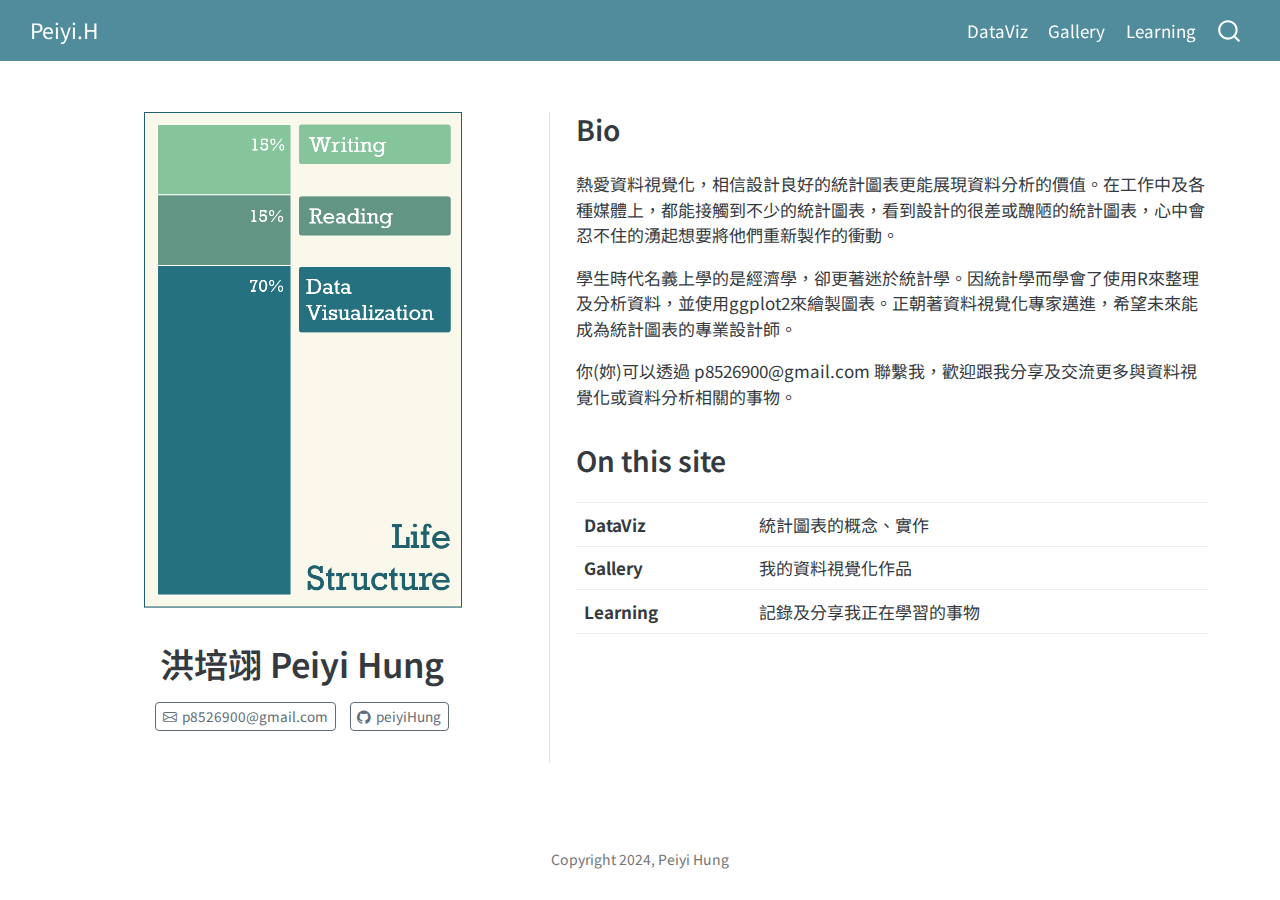
<file: docs/index.html>
<!DOCTYPE html>
<html xmlns="http://www.w3.org/1999/xhtml" lang="en" xml:lang="en"><head>

<meta charset="utf-8">
<meta name="generator" content="quarto-1.5.43">

<meta name="viewport" content="width=device-width, initial-scale=1.0, user-scalable=yes">


<title>Peiyi.H – 洪培翊 Peiyi Hung</title>
<style>
code{white-space: pre-wrap;}
span.smallcaps{font-variant: small-caps;}
div.columns{display: flex; gap: min(4vw, 1.5em);}
div.column{flex: auto; overflow-x: auto;}
div.hanging-indent{margin-left: 1.5em; text-indent: -1.5em;}
ul.task-list{list-style: none;}
ul.task-list li input[type="checkbox"] {
  width: 0.8em;
  margin: 0 0.8em 0.2em -1em; /* quarto-specific, see https://github.com/quarto-dev/quarto-cli/issues/4556 */ 
  vertical-align: middle;
}
</style>


<script src="site_libs/quarto-nav/quarto-nav.js"></script>
<script src="site_libs/quarto-nav/headroom.min.js"></script>
<script src="site_libs/clipboard/clipboard.min.js"></script>
<script src="site_libs/quarto-search/autocomplete.umd.js"></script>
<script src="site_libs/quarto-search/fuse.min.js"></script>
<script src="site_libs/quarto-search/quarto-search.js"></script>
<meta name="quarto:offset" content="./">
<link href="./images/favicon.ico" rel="icon">
<script src="site_libs/quarto-html/quarto.js"></script>
<script src="site_libs/quarto-html/popper.min.js"></script>
<script src="site_libs/quarto-html/tippy.umd.min.js"></script>
<link href="site_libs/quarto-html/tippy.css" rel="stylesheet">
<link href="site_libs/quarto-html/quarto-syntax-highlighting.css" rel="stylesheet" id="quarto-text-highlighting-styles">
<script src="site_libs/bootstrap/bootstrap.min.js"></script>
<link href="site_libs/bootstrap/bootstrap-icons.css" rel="stylesheet">
<link href="site_libs/bootstrap/bootstrap.min.css" rel="stylesheet" id="quarto-bootstrap" data-mode="light">
<script id="quarto-search-options" type="application/json">{
  "location": "navbar",
  "copy-button": false,
  "collapse-after": 3,
  "panel-placement": "end",
  "type": "overlay",
  "limit": 50,
  "keyboard-shortcut": [
    "f",
    "/",
    "s"
  ],
  "show-item-context": false,
  "language": {
    "search-no-results-text": "No results",
    "search-matching-documents-text": "matching documents",
    "search-copy-link-title": "Copy link to search",
    "search-hide-matches-text": "Hide additional matches",
    "search-more-match-text": "more match in this document",
    "search-more-matches-text": "more matches in this document",
    "search-clear-button-title": "Clear",
    "search-text-placeholder": "",
    "search-detached-cancel-button-title": "Cancel",
    "search-submit-button-title": "Submit",
    "search-label": "Search"
  }
}</script>
<link rel="preconnect" href="https://fonts.googleapis.com">
<link rel="preconnect" href="https://fonts.gstatic.com" crossorigin="">
<link href="https://fonts.googleapis.com/css2?family=Noto+Sans+TC:wght@100..900&amp;display=swap" rel="stylesheet">


<link rel="stylesheet" href="styles.css">
</head>

<body class="nav-fixed">

<div id="quarto-search-results"></div>
  <header id="quarto-header" class="headroom fixed-top">
    <nav class="navbar navbar-expand-lg " data-bs-theme="dark">
      <div class="navbar-container container-fluid">
      <div class="navbar-brand-container mx-auto">
    <a class="navbar-brand" href="./index.html">
    <span class="navbar-title">Peiyi.H</span>
    </a>
  </div>
            <div id="quarto-search" class="" title="Search"></div>
          <button class="navbar-toggler" type="button" data-bs-toggle="collapse" data-bs-target="#navbarCollapse" aria-controls="navbarCollapse" role="menu" aria-expanded="false" aria-label="Toggle navigation" onclick="if (window.quartoToggleHeadroom) { window.quartoToggleHeadroom(); }">
  <span class="navbar-toggler-icon"></span>
</button>
          <div class="collapse navbar-collapse" id="navbarCollapse">
            <ul class="navbar-nav navbar-nav-scroll ms-auto">
  <li class="nav-item">
    <a class="nav-link" href="./dataViz.html"> 
<span class="menu-text">DataViz</span></a>
  </li>  
  <li class="nav-item">
    <a class="nav-link" href="./gallery.html"> 
<span class="menu-text">Gallery</span></a>
  </li>  
  <li class="nav-item">
    <a class="nav-link" href="./learning.html"> 
<span class="menu-text">Learning</span></a>
  </li>  
</ul>
          </div> <!-- /navcollapse -->
            <div class="quarto-navbar-tools">
</div>
      </div> <!-- /container-fluid -->
    </nav>
</header>
<!-- content -->
<div id="quarto-content" class="quarto-container page-columns page-rows-contents page-layout-full page-navbar">
<!-- sidebar -->
<!-- margin-sidebar -->
    
<!-- main -->
<div class="quarto-about-trestles column-page">
  <div class="about-entity">
    <img src="images/front.png" class="about-image
  rounded " style="width: 20em;">
<header id="title-block-header" class="quarto-title-block default">
<div class="quarto-title">
<h1 class="title">洪培翊 Peiyi Hung</h1>
</div>
<div class="quarto-title-meta column-page">
  </div>
</header>
    <div class="about-links">
  <a href="mailto:p8526900@gmail.com" class="about-link" rel="" target="">
    <i class="bi bi-envelope"></i>
     <span class="about-link-text">p8526900@gmail.com</span>
  </a>
  <a href="https://github.com/peiyiHung" class="about-link" rel="" target="">
    <i class="bi bi-github"></i>
     <span class="about-link-text">peiyiHung</span>
  </a>
</div>
  </div>
  <div class="about-contents"><main class="content column-page" id="quarto-document-content">
<section id="bio" class="level2">
<h2 data-anchor-id="bio">Bio</h2>
<p>熱愛資料視覺化，相信設計良好的統計圖表更能展現資料分析的價值。在工作中及各種媒體上，都能接觸到不少的統計圖表，看到設計的很差或醜陋的統計圖表，心中會忍不住的湧起想要將他們重新製作的衝動。</p>
<p>學生時代名義上學的是經濟學，卻更著迷於統計學。因統計學而學會了使用R來整理及分析資料，並使用ggplot2來繪製圖表。正朝著資料視覺化專家邁進，希望未來能成為統計圖表的專業設計師。</p>
<p>你(妳)可以透過 p8526900@gmail.com 聯繫我，歡迎跟我分享及交流更多與資料視覺化或資料分析相關的事物。</p>
</section>
<section id="on-this-site" class="level2">
<h2 data-anchor-id="on-this-site">On this site</h2>
<table class="caption-top table" data-quarto-postprocess="true">
<tbody>
<tr class="odd">
<td><strong>DataViz</strong></td>
<td>統計圖表的概念、實作</td>
</tr>
<tr class="even">
<td><strong>Gallery</strong></td>
<td>我的資料視覺化作品</td>
</tr>
<tr class="odd">
<td><strong>Learning</strong></td>
<td>記錄及分享我正在學習的事物</td>
</tr>
</tbody>
</table>


</section>
</main></div>
</div>
 <!-- /main -->
<script id="quarto-html-after-body" type="application/javascript">
window.document.addEventListener("DOMContentLoaded", function (event) {
  const toggleBodyColorMode = (bsSheetEl) => {
    const mode = bsSheetEl.getAttribute("data-mode");
    const bodyEl = window.document.querySelector("body");
    if (mode === "dark") {
      bodyEl.classList.add("quarto-dark");
      bodyEl.classList.remove("quarto-light");
    } else {
      bodyEl.classList.add("quarto-light");
      bodyEl.classList.remove("quarto-dark");
    }
  }
  const toggleBodyColorPrimary = () => {
    const bsSheetEl = window.document.querySelector("link#quarto-bootstrap");
    if (bsSheetEl) {
      toggleBodyColorMode(bsSheetEl);
    }
  }
  toggleBodyColorPrimary();  
  const isCodeAnnotation = (el) => {
    for (const clz of el.classList) {
      if (clz.startsWith('code-annotation-')) {                     
        return true;
      }
    }
    return false;
  }
  const onCopySuccess = function(e) {
    // button target
    const button = e.trigger;
    // don't keep focus
    button.blur();
    // flash "checked"
    button.classList.add('code-copy-button-checked');
    var currentTitle = button.getAttribute("title");
    button.setAttribute("title", "Copied!");
    let tooltip;
    if (window.bootstrap) {
      button.setAttribute("data-bs-toggle", "tooltip");
      button.setAttribute("data-bs-placement", "left");
      button.setAttribute("data-bs-title", "Copied!");
      tooltip = new bootstrap.Tooltip(button, 
        { trigger: "manual", 
          customClass: "code-copy-button-tooltip",
          offset: [0, -8]});
      tooltip.show();    
    }
    setTimeout(function() {
      if (tooltip) {
        tooltip.hide();
        button.removeAttribute("data-bs-title");
        button.removeAttribute("data-bs-toggle");
        button.removeAttribute("data-bs-placement");
      }
      button.setAttribute("title", currentTitle);
      button.classList.remove('code-copy-button-checked');
    }, 1000);
    // clear code selection
    e.clearSelection();
  }
  const getTextToCopy = function(trigger) {
      const codeEl = trigger.previousElementSibling.cloneNode(true);
      for (const childEl of codeEl.children) {
        if (isCodeAnnotation(childEl)) {
          childEl.remove();
        }
      }
      return codeEl.innerText;
  }
  const clipboard = new window.ClipboardJS('.code-copy-button:not([data-in-quarto-modal])', {
    text: getTextToCopy
  });
  clipboard.on('success', onCopySuccess);
  if (window.document.getElementById('quarto-embedded-source-code-modal')) {
    // For code content inside modals, clipBoardJS needs to be initialized with a container option
    // TODO: Check when it could be a function (https://github.com/zenorocha/clipboard.js/issues/860)
    const clipboardModal = new window.ClipboardJS('.code-copy-button[data-in-quarto-modal]', {
      text: getTextToCopy,
      container: window.document.getElementById('quarto-embedded-source-code-modal')
    });
    clipboardModal.on('success', onCopySuccess);
  }
    var localhostRegex = new RegExp(/^(?:http|https):\/\/localhost\:?[0-9]*\//);
    var mailtoRegex = new RegExp(/^mailto:/);
      var filterRegex = new RegExp('/' + window.location.host + '/');
    var isInternal = (href) => {
        return filterRegex.test(href) || localhostRegex.test(href) || mailtoRegex.test(href);
    }
    // Inspect non-navigation links and adorn them if external
 	var links = window.document.querySelectorAll('a[href]:not(.nav-link):not(.navbar-brand):not(.toc-action):not(.sidebar-link):not(.sidebar-item-toggle):not(.pagination-link):not(.no-external):not([aria-hidden]):not(.dropdown-item):not(.quarto-navigation-tool):not(.about-link)');
    for (var i=0; i<links.length; i++) {
      const link = links[i];
      if (!isInternal(link.href)) {
        // undo the damage that might have been done by quarto-nav.js in the case of
        // links that we want to consider external
        if (link.dataset.originalHref !== undefined) {
          link.href = link.dataset.originalHref;
        }
      }
    }
  function tippyHover(el, contentFn, onTriggerFn, onUntriggerFn) {
    const config = {
      allowHTML: true,
      maxWidth: 500,
      delay: 100,
      arrow: false,
      appendTo: function(el) {
          return el.parentElement;
      },
      interactive: true,
      interactiveBorder: 10,
      theme: 'quarto',
      placement: 'bottom-start',
    };
    if (contentFn) {
      config.content = contentFn;
    }
    if (onTriggerFn) {
      config.onTrigger = onTriggerFn;
    }
    if (onUntriggerFn) {
      config.onUntrigger = onUntriggerFn;
    }
    window.tippy(el, config); 
  }
  const noterefs = window.document.querySelectorAll('a[role="doc-noteref"]');
  for (var i=0; i<noterefs.length; i++) {
    const ref = noterefs[i];
    tippyHover(ref, function() {
      // use id or data attribute instead here
      let href = ref.getAttribute('data-footnote-href') || ref.getAttribute('href');
      try { href = new URL(href).hash; } catch {}
      const id = href.replace(/^#\/?/, "");
      const note = window.document.getElementById(id);
      if (note) {
        return note.innerHTML;
      } else {
        return "";
      }
    });
  }
  const xrefs = window.document.querySelectorAll('a.quarto-xref');
  const processXRef = (id, note) => {
    // Strip column container classes
    const stripColumnClz = (el) => {
      el.classList.remove("page-full", "page-columns");
      if (el.children) {
        for (const child of el.children) {
          stripColumnClz(child);
        }
      }
    }
    stripColumnClz(note)
    if (id === null || id.startsWith('sec-')) {
      // Special case sections, only their first couple elements
      const container = document.createElement("div");
      if (note.children && note.children.length > 2) {
        container.appendChild(note.children[0].cloneNode(true));
        for (let i = 1; i < note.children.length; i++) {
          const child = note.children[i];
          if (child.tagName === "P" && child.innerText === "") {
            continue;
          } else {
            container.appendChild(child.cloneNode(true));
            break;
          }
        }
        if (window.Quarto?.typesetMath) {
          window.Quarto.typesetMath(container);
        }
        return container.innerHTML
      } else {
        if (window.Quarto?.typesetMath) {
          window.Quarto.typesetMath(note);
        }
        return note.innerHTML;
      }
    } else {
      // Remove any anchor links if they are present
      const anchorLink = note.querySelector('a.anchorjs-link');
      if (anchorLink) {
        anchorLink.remove();
      }
      if (window.Quarto?.typesetMath) {
        window.Quarto.typesetMath(note);
      }
      // TODO in 1.5, we should make sure this works without a callout special case
      if (note.classList.contains("callout")) {
        return note.outerHTML;
      } else {
        return note.innerHTML;
      }
    }
  }
  for (var i=0; i<xrefs.length; i++) {
    const xref = xrefs[i];
    tippyHover(xref, undefined, function(instance) {
      instance.disable();
      let url = xref.getAttribute('href');
      let hash = undefined; 
      if (url.startsWith('#')) {
        hash = url;
      } else {
        try { hash = new URL(url).hash; } catch {}
      }
      if (hash) {
        const id = hash.replace(/^#\/?/, "");
        const note = window.document.getElementById(id);
        if (note !== null) {
          try {
            const html = processXRef(id, note.cloneNode(true));
            instance.setContent(html);
          } finally {
            instance.enable();
            instance.show();
          }
        } else {
          // See if we can fetch this
          fetch(url.split('#')[0])
          .then(res => res.text())
          .then(html => {
            const parser = new DOMParser();
            const htmlDoc = parser.parseFromString(html, "text/html");
            const note = htmlDoc.getElementById(id);
            if (note !== null) {
              const html = processXRef(id, note);
              instance.setContent(html);
            } 
          }).finally(() => {
            instance.enable();
            instance.show();
          });
        }
      } else {
        // See if we can fetch a full url (with no hash to target)
        // This is a special case and we should probably do some content thinning / targeting
        fetch(url)
        .then(res => res.text())
        .then(html => {
          const parser = new DOMParser();
          const htmlDoc = parser.parseFromString(html, "text/html");
          const note = htmlDoc.querySelector('main.content');
          if (note !== null) {
            // This should only happen for chapter cross references
            // (since there is no id in the URL)
            // remove the first header
            if (note.children.length > 0 && note.children[0].tagName === "HEADER") {
              note.children[0].remove();
            }
            const html = processXRef(null, note);
            instance.setContent(html);
          } 
        }).finally(() => {
          instance.enable();
          instance.show();
        });
      }
    }, function(instance) {
    });
  }
      let selectedAnnoteEl;
      const selectorForAnnotation = ( cell, annotation) => {
        let cellAttr = 'data-code-cell="' + cell + '"';
        let lineAttr = 'data-code-annotation="' +  annotation + '"';
        const selector = 'span[' + cellAttr + '][' + lineAttr + ']';
        return selector;
      }
      const selectCodeLines = (annoteEl) => {
        const doc = window.document;
        const targetCell = annoteEl.getAttribute("data-target-cell");
        const targetAnnotation = annoteEl.getAttribute("data-target-annotation");
        const annoteSpan = window.document.querySelector(selectorForAnnotation(targetCell, targetAnnotation));
        const lines = annoteSpan.getAttribute("data-code-lines").split(",");
        const lineIds = lines.map((line) => {
          return targetCell + "-" + line;
        })
        let top = null;
        let height = null;
        let parent = null;
        if (lineIds.length > 0) {
            //compute the position of the single el (top and bottom and make a div)
            const el = window.document.getElementById(lineIds[0]);
            top = el.offsetTop;
            height = el.offsetHeight;
            parent = el.parentElement.parentElement;
          if (lineIds.length > 1) {
            const lastEl = window.document.getElementById(lineIds[lineIds.length - 1]);
            const bottom = lastEl.offsetTop + lastEl.offsetHeight;
            height = bottom - top;
          }
          if (top !== null && height !== null && parent !== null) {
            // cook up a div (if necessary) and position it 
            let div = window.document.getElementById("code-annotation-line-highlight");
            if (div === null) {
              div = window.document.createElement("div");
              div.setAttribute("id", "code-annotation-line-highlight");
              div.style.position = 'absolute';
              parent.appendChild(div);
            }
            div.style.top = top - 2 + "px";
            div.style.height = height + 4 + "px";
            div.style.left = 0;
            let gutterDiv = window.document.getElementById("code-annotation-line-highlight-gutter");
            if (gutterDiv === null) {
              gutterDiv = window.document.createElement("div");
              gutterDiv.setAttribute("id", "code-annotation-line-highlight-gutter");
              gutterDiv.style.position = 'absolute';
              const codeCell = window.document.getElementById(targetCell);
              const gutter = codeCell.querySelector('.code-annotation-gutter');
              gutter.appendChild(gutterDiv);
            }
            gutterDiv.style.top = top - 2 + "px";
            gutterDiv.style.height = height + 4 + "px";
          }
          selectedAnnoteEl = annoteEl;
        }
      };
      const unselectCodeLines = () => {
        const elementsIds = ["code-annotation-line-highlight", "code-annotation-line-highlight-gutter"];
        elementsIds.forEach((elId) => {
          const div = window.document.getElementById(elId);
          if (div) {
            div.remove();
          }
        });
        selectedAnnoteEl = undefined;
      };
        // Handle positioning of the toggle
    window.addEventListener(
      "resize",
      throttle(() => {
        elRect = undefined;
        if (selectedAnnoteEl) {
          selectCodeLines(selectedAnnoteEl);
        }
      }, 10)
    );
    function throttle(fn, ms) {
    let throttle = false;
    let timer;
      return (...args) => {
        if(!throttle) { // first call gets through
            fn.apply(this, args);
            throttle = true;
        } else { // all the others get throttled
            if(timer) clearTimeout(timer); // cancel #2
            timer = setTimeout(() => {
              fn.apply(this, args);
              timer = throttle = false;
            }, ms);
        }
      };
    }
      // Attach click handler to the DT
      const annoteDls = window.document.querySelectorAll('dt[data-target-cell]');
      for (const annoteDlNode of annoteDls) {
        annoteDlNode.addEventListener('click', (event) => {
          const clickedEl = event.target;
          if (clickedEl !== selectedAnnoteEl) {
            unselectCodeLines();
            const activeEl = window.document.querySelector('dt[data-target-cell].code-annotation-active');
            if (activeEl) {
              activeEl.classList.remove('code-annotation-active');
            }
            selectCodeLines(clickedEl);
            clickedEl.classList.add('code-annotation-active');
          } else {
            // Unselect the line
            unselectCodeLines();
            clickedEl.classList.remove('code-annotation-active');
          }
        });
      }
  const findCites = (el) => {
    const parentEl = el.parentElement;
    if (parentEl) {
      const cites = parentEl.dataset.cites;
      if (cites) {
        return {
          el,
          cites: cites.split(' ')
        };
      } else {
        return findCites(el.parentElement)
      }
    } else {
      return undefined;
    }
  };
  var bibliorefs = window.document.querySelectorAll('a[role="doc-biblioref"]');
  for (var i=0; i<bibliorefs.length; i++) {
    const ref = bibliorefs[i];
    const citeInfo = findCites(ref);
    if (citeInfo) {
      tippyHover(citeInfo.el, function() {
        var popup = window.document.createElement('div');
        citeInfo.cites.forEach(function(cite) {
          var citeDiv = window.document.createElement('div');
          citeDiv.classList.add('hanging-indent');
          citeDiv.classList.add('csl-entry');
          var biblioDiv = window.document.getElementById('ref-' + cite);
          if (biblioDiv) {
            citeDiv.innerHTML = biblioDiv.innerHTML;
          }
          popup.appendChild(citeDiv);
        });
        return popup.innerHTML;
      });
    }
  }
});
</script>
</div> <!-- /content -->
<footer class="footer">
  <div class="nav-footer">
    <div class="nav-footer-left">
      &nbsp;
    </div>   
    <div class="nav-footer-center">
<p>Copyright 2024, Peiyi Hung</p>
</div>
    <div class="nav-footer-right">
      &nbsp;
    </div>
  </div>
</footer>




</body></html>
</file>
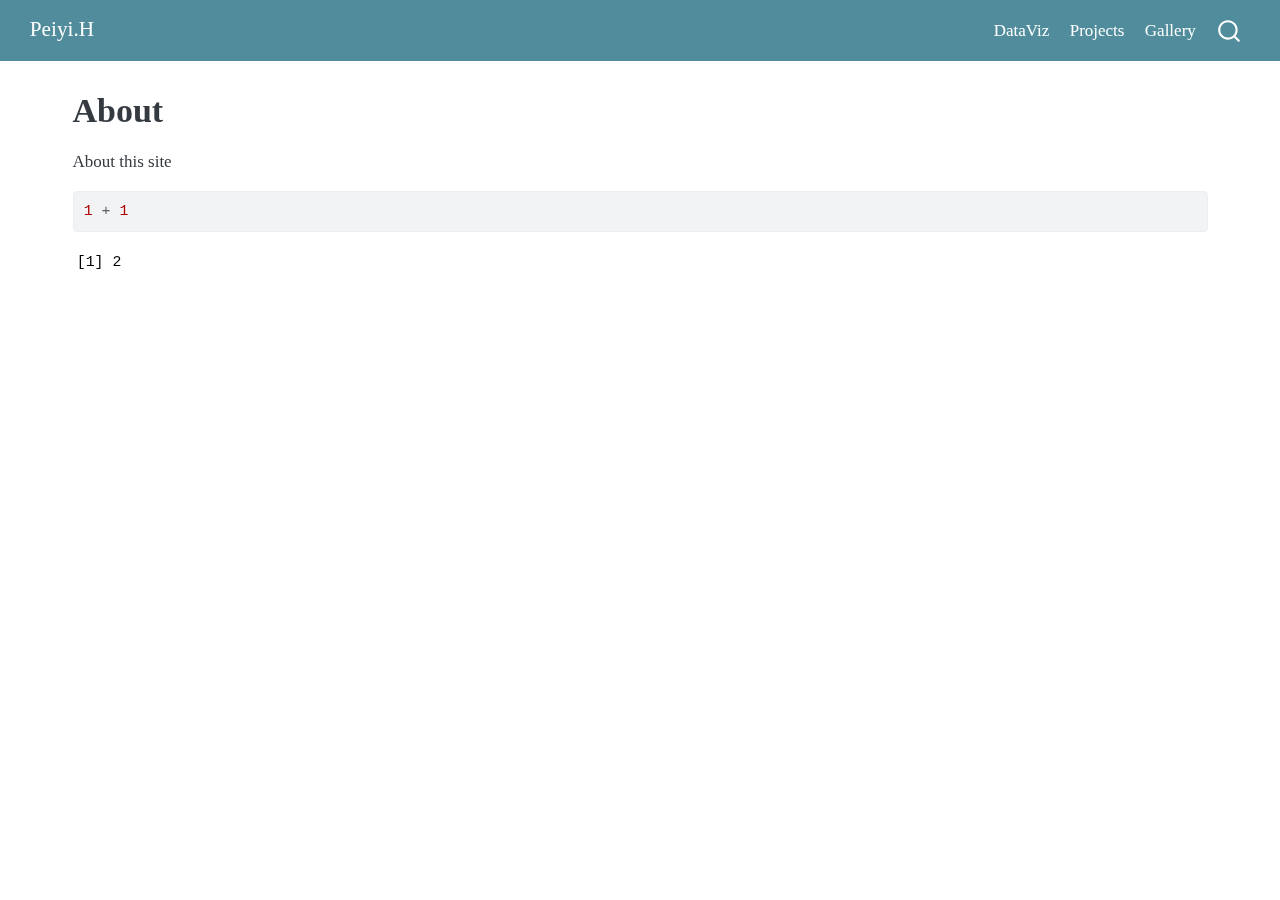
<file: docs/about.html>
<!DOCTYPE html>
<html xmlns="http://www.w3.org/1999/xhtml" lang="en" xml:lang="en"><head>

<meta charset="utf-8">
<meta name="generator" content="quarto-1.5.43">

<meta name="viewport" content="width=device-width, initial-scale=1.0, user-scalable=yes">


<title>Peiyi.H – About</title>
<style>
code{white-space: pre-wrap;}
span.smallcaps{font-variant: small-caps;}
div.columns{display: flex; gap: min(4vw, 1.5em);}
div.column{flex: auto; overflow-x: auto;}
div.hanging-indent{margin-left: 1.5em; text-indent: -1.5em;}
ul.task-list{list-style: none;}
ul.task-list li input[type="checkbox"] {
  width: 0.8em;
  margin: 0 0.8em 0.2em -1em; /* quarto-specific, see https://github.com/quarto-dev/quarto-cli/issues/4556 */ 
  vertical-align: middle;
}
/* CSS for syntax highlighting */
pre > code.sourceCode { white-space: pre; position: relative; }
pre > code.sourceCode > span { line-height: 1.25; }
pre > code.sourceCode > span:empty { height: 1.2em; }
.sourceCode { overflow: visible; }
code.sourceCode > span { color: inherit; text-decoration: inherit; }
div.sourceCode { margin: 1em 0; }
pre.sourceCode { margin: 0; }
@media screen {
div.sourceCode { overflow: auto; }
}
@media print {
pre > code.sourceCode { white-space: pre-wrap; }
pre > code.sourceCode > span { display: inline-block; text-indent: -5em; padding-left: 5em; }
}
pre.numberSource code
  { counter-reset: source-line 0; }
pre.numberSource code > span
  { position: relative; left: -4em; counter-increment: source-line; }
pre.numberSource code > span > a:first-child::before
  { content: counter(source-line);
    position: relative; left: -1em; text-align: right; vertical-align: baseline;
    border: none; display: inline-block;
    -webkit-touch-callout: none; -webkit-user-select: none;
    -khtml-user-select: none; -moz-user-select: none;
    -ms-user-select: none; user-select: none;
    padding: 0 4px; width: 4em;
  }
pre.numberSource { margin-left: 3em;  padding-left: 4px; }
div.sourceCode
  {   }
@media screen {
pre > code.sourceCode > span > a:first-child::before { text-decoration: underline; }
}
</style>


<script src="site_libs/quarto-nav/quarto-nav.js"></script>
<script src="site_libs/quarto-nav/headroom.min.js"></script>
<script src="site_libs/clipboard/clipboard.min.js"></script>
<script src="site_libs/quarto-search/autocomplete.umd.js"></script>
<script src="site_libs/quarto-search/fuse.min.js"></script>
<script src="site_libs/quarto-search/quarto-search.js"></script>
<meta name="quarto:offset" content="./">
<link href="./images/favicon.ico" rel="icon">
<script src="site_libs/quarto-html/quarto.js"></script>
<script src="site_libs/quarto-html/popper.min.js"></script>
<script src="site_libs/quarto-html/tippy.umd.min.js"></script>
<script src="site_libs/quarto-html/anchor.min.js"></script>
<link href="site_libs/quarto-html/tippy.css" rel="stylesheet">
<link href="site_libs/quarto-html/quarto-syntax-highlighting.css" rel="stylesheet" id="quarto-text-highlighting-styles">
<script src="site_libs/bootstrap/bootstrap.min.js"></script>
<link href="site_libs/bootstrap/bootstrap-icons.css" rel="stylesheet">
<link href="site_libs/bootstrap/bootstrap.min.css" rel="stylesheet" id="quarto-bootstrap" data-mode="light">
<script id="quarto-search-options" type="application/json">{
  "location": "navbar",
  "copy-button": false,
  "collapse-after": 3,
  "panel-placement": "end",
  "type": "overlay",
  "limit": 50,
  "keyboard-shortcut": [
    "f",
    "/",
    "s"
  ],
  "show-item-context": false,
  "language": {
    "search-no-results-text": "No results",
    "search-matching-documents-text": "matching documents",
    "search-copy-link-title": "Copy link to search",
    "search-hide-matches-text": "Hide additional matches",
    "search-more-match-text": "more match in this document",
    "search-more-matches-text": "more matches in this document",
    "search-clear-button-title": "Clear",
    "search-text-placeholder": "",
    "search-detached-cancel-button-title": "Cancel",
    "search-submit-button-title": "Submit",
    "search-label": "Search"
  }
}</script>


<link rel="stylesheet" href="styles.css">
</head>

<body class="nav-fixed">

<div id="quarto-search-results"></div>
  <header id="quarto-header" class="headroom fixed-top">
    <nav class="navbar navbar-expand-lg " data-bs-theme="dark">
      <div class="navbar-container container-fluid">
      <div class="navbar-brand-container mx-auto">
    <a class="navbar-brand" href="./index.html">
    <span class="navbar-title">Peiyi.H</span>
    </a>
  </div>
            <div id="quarto-search" class="" title="Search"></div>
          <button class="navbar-toggler" type="button" data-bs-toggle="collapse" data-bs-target="#navbarCollapse" aria-controls="navbarCollapse" role="menu" aria-expanded="false" aria-label="Toggle navigation" onclick="if (window.quartoToggleHeadroom) { window.quartoToggleHeadroom(); }">
  <span class="navbar-toggler-icon"></span>
</button>
          <div class="collapse navbar-collapse" id="navbarCollapse">
            <ul class="navbar-nav navbar-nav-scroll ms-auto">
  <li class="nav-item">
    <a class="nav-link" href="./dataViz.qmd"> 
<span class="menu-text">DataViz</span></a>
  </li>  
  <li class="nav-item">
    <a class="nav-link" href="./projects.qmd"> 
<span class="menu-text">Projects</span></a>
  </li>  
  <li class="nav-item">
    <a class="nav-link" href="./gallery.qmd"> 
<span class="menu-text">Gallery</span></a>
  </li>  
</ul>
          </div> <!-- /navcollapse -->
            <div class="quarto-navbar-tools">
</div>
      </div> <!-- /container-fluid -->
    </nav>
</header>
<!-- content -->
<div id="quarto-content" class="quarto-container page-columns page-rows-contents page-layout-full page-navbar">
<!-- sidebar -->
<!-- margin-sidebar -->
    <div id="quarto-margin-sidebar" class="sidebar margin-sidebar zindex-bottom">
        
    </div>
<!-- main -->
<main class="content column-page" id="quarto-document-content">

<header id="title-block-header" class="quarto-title-block default">
<div class="quarto-title">
<h1 class="title">About</h1>
</div>



<div class="quarto-title-meta column-page">

    
  
    
  </div>
  


</header>


<p>About this site</p>
<div class="cell">
<div class="sourceCode cell-code" id="cb1"><pre class="sourceCode r code-with-copy"><code class="sourceCode r"><span id="cb1-1"><a href="#cb1-1" aria-hidden="true" tabindex="-1"></a><span class="dv">1</span> <span class="sc">+</span> <span class="dv">1</span></span></code><button title="Copy to Clipboard" class="code-copy-button"><i class="bi"></i></button></pre></div>
<div class="cell-output cell-output-stdout">
<pre><code>[1] 2</code></pre>
</div>
</div>



</main> <!-- /main -->
<script id="quarto-html-after-body" type="application/javascript">
window.document.addEventListener("DOMContentLoaded", function (event) {
  const toggleBodyColorMode = (bsSheetEl) => {
    const mode = bsSheetEl.getAttribute("data-mode");
    const bodyEl = window.document.querySelector("body");
    if (mode === "dark") {
      bodyEl.classList.add("quarto-dark");
      bodyEl.classList.remove("quarto-light");
    } else {
      bodyEl.classList.add("quarto-light");
      bodyEl.classList.remove("quarto-dark");
    }
  }
  const toggleBodyColorPrimary = () => {
    const bsSheetEl = window.document.querySelector("link#quarto-bootstrap");
    if (bsSheetEl) {
      toggleBodyColorMode(bsSheetEl);
    }
  }
  toggleBodyColorPrimary();  
  const icon = "";
  const anchorJS = new window.AnchorJS();
  anchorJS.options = {
    placement: 'right',
    icon: icon
  };
  anchorJS.add('.anchored');
  const isCodeAnnotation = (el) => {
    for (const clz of el.classList) {
      if (clz.startsWith('code-annotation-')) {                     
        return true;
      }
    }
    return false;
  }
  const onCopySuccess = function(e) {
    // button target
    const button = e.trigger;
    // don't keep focus
    button.blur();
    // flash "checked"
    button.classList.add('code-copy-button-checked');
    var currentTitle = button.getAttribute("title");
    button.setAttribute("title", "Copied!");
    let tooltip;
    if (window.bootstrap) {
      button.setAttribute("data-bs-toggle", "tooltip");
      button.setAttribute("data-bs-placement", "left");
      button.setAttribute("data-bs-title", "Copied!");
      tooltip = new bootstrap.Tooltip(button, 
        { trigger: "manual", 
          customClass: "code-copy-button-tooltip",
          offset: [0, -8]});
      tooltip.show();    
    }
    setTimeout(function() {
      if (tooltip) {
        tooltip.hide();
        button.removeAttribute("data-bs-title");
        button.removeAttribute("data-bs-toggle");
        button.removeAttribute("data-bs-placement");
      }
      button.setAttribute("title", currentTitle);
      button.classList.remove('code-copy-button-checked');
    }, 1000);
    // clear code selection
    e.clearSelection();
  }
  const getTextToCopy = function(trigger) {
      const codeEl = trigger.previousElementSibling.cloneNode(true);
      for (const childEl of codeEl.children) {
        if (isCodeAnnotation(childEl)) {
          childEl.remove();
        }
      }
      return codeEl.innerText;
  }
  const clipboard = new window.ClipboardJS('.code-copy-button:not([data-in-quarto-modal])', {
    text: getTextToCopy
  });
  clipboard.on('success', onCopySuccess);
  if (window.document.getElementById('quarto-embedded-source-code-modal')) {
    // For code content inside modals, clipBoardJS needs to be initialized with a container option
    // TODO: Check when it could be a function (https://github.com/zenorocha/clipboard.js/issues/860)
    const clipboardModal = new window.ClipboardJS('.code-copy-button[data-in-quarto-modal]', {
      text: getTextToCopy,
      container: window.document.getElementById('quarto-embedded-source-code-modal')
    });
    clipboardModal.on('success', onCopySuccess);
  }
    var localhostRegex = new RegExp(/^(?:http|https):\/\/localhost\:?[0-9]*\//);
    var mailtoRegex = new RegExp(/^mailto:/);
      var filterRegex = new RegExp('/' + window.location.host + '/');
    var isInternal = (href) => {
        return filterRegex.test(href) || localhostRegex.test(href) || mailtoRegex.test(href);
    }
    // Inspect non-navigation links and adorn them if external
 	var links = window.document.querySelectorAll('a[href]:not(.nav-link):not(.navbar-brand):not(.toc-action):not(.sidebar-link):not(.sidebar-item-toggle):not(.pagination-link):not(.no-external):not([aria-hidden]):not(.dropdown-item):not(.quarto-navigation-tool):not(.about-link)');
    for (var i=0; i<links.length; i++) {
      const link = links[i];
      if (!isInternal(link.href)) {
        // undo the damage that might have been done by quarto-nav.js in the case of
        // links that we want to consider external
        if (link.dataset.originalHref !== undefined) {
          link.href = link.dataset.originalHref;
        }
      }
    }
  function tippyHover(el, contentFn, onTriggerFn, onUntriggerFn) {
    const config = {
      allowHTML: true,
      maxWidth: 500,
      delay: 100,
      arrow: false,
      appendTo: function(el) {
          return el.parentElement;
      },
      interactive: true,
      interactiveBorder: 10,
      theme: 'quarto',
      placement: 'bottom-start',
    };
    if (contentFn) {
      config.content = contentFn;
    }
    if (onTriggerFn) {
      config.onTrigger = onTriggerFn;
    }
    if (onUntriggerFn) {
      config.onUntrigger = onUntriggerFn;
    }
    window.tippy(el, config); 
  }
  const noterefs = window.document.querySelectorAll('a[role="doc-noteref"]');
  for (var i=0; i<noterefs.length; i++) {
    const ref = noterefs[i];
    tippyHover(ref, function() {
      // use id or data attribute instead here
      let href = ref.getAttribute('data-footnote-href') || ref.getAttribute('href');
      try { href = new URL(href).hash; } catch {}
      const id = href.replace(/^#\/?/, "");
      const note = window.document.getElementById(id);
      if (note) {
        return note.innerHTML;
      } else {
        return "";
      }
    });
  }
  const xrefs = window.document.querySelectorAll('a.quarto-xref');
  const processXRef = (id, note) => {
    // Strip column container classes
    const stripColumnClz = (el) => {
      el.classList.remove("page-full", "page-columns");
      if (el.children) {
        for (const child of el.children) {
          stripColumnClz(child);
        }
      }
    }
    stripColumnClz(note)
    if (id === null || id.startsWith('sec-')) {
      // Special case sections, only their first couple elements
      const container = document.createElement("div");
      if (note.children && note.children.length > 2) {
        container.appendChild(note.children[0].cloneNode(true));
        for (let i = 1; i < note.children.length; i++) {
          const child = note.children[i];
          if (child.tagName === "P" && child.innerText === "") {
            continue;
          } else {
            container.appendChild(child.cloneNode(true));
            break;
          }
        }
        if (window.Quarto?.typesetMath) {
          window.Quarto.typesetMath(container);
        }
        return container.innerHTML
      } else {
        if (window.Quarto?.typesetMath) {
          window.Quarto.typesetMath(note);
        }
        return note.innerHTML;
      }
    } else {
      // Remove any anchor links if they are present
      const anchorLink = note.querySelector('a.anchorjs-link');
      if (anchorLink) {
        anchorLink.remove();
      }
      if (window.Quarto?.typesetMath) {
        window.Quarto.typesetMath(note);
      }
      // TODO in 1.5, we should make sure this works without a callout special case
      if (note.classList.contains("callout")) {
        return note.outerHTML;
      } else {
        return note.innerHTML;
      }
    }
  }
  for (var i=0; i<xrefs.length; i++) {
    const xref = xrefs[i];
    tippyHover(xref, undefined, function(instance) {
      instance.disable();
      let url = xref.getAttribute('href');
      let hash = undefined; 
      if (url.startsWith('#')) {
        hash = url;
      } else {
        try { hash = new URL(url).hash; } catch {}
      }
      if (hash) {
        const id = hash.replace(/^#\/?/, "");
        const note = window.document.getElementById(id);
        if (note !== null) {
          try {
            const html = processXRef(id, note.cloneNode(true));
            instance.setContent(html);
          } finally {
            instance.enable();
            instance.show();
          }
        } else {
          // See if we can fetch this
          fetch(url.split('#')[0])
          .then(res => res.text())
          .then(html => {
            const parser = new DOMParser();
            const htmlDoc = parser.parseFromString(html, "text/html");
            const note = htmlDoc.getElementById(id);
            if (note !== null) {
              const html = processXRef(id, note);
              instance.setContent(html);
            } 
          }).finally(() => {
            instance.enable();
            instance.show();
          });
        }
      } else {
        // See if we can fetch a full url (with no hash to target)
        // This is a special case and we should probably do some content thinning / targeting
        fetch(url)
        .then(res => res.text())
        .then(html => {
          const parser = new DOMParser();
          const htmlDoc = parser.parseFromString(html, "text/html");
          const note = htmlDoc.querySelector('main.content');
          if (note !== null) {
            // This should only happen for chapter cross references
            // (since there is no id in the URL)
            // remove the first header
            if (note.children.length > 0 && note.children[0].tagName === "HEADER") {
              note.children[0].remove();
            }
            const html = processXRef(null, note);
            instance.setContent(html);
          } 
        }).finally(() => {
          instance.enable();
          instance.show();
        });
      }
    }, function(instance) {
    });
  }
      let selectedAnnoteEl;
      const selectorForAnnotation = ( cell, annotation) => {
        let cellAttr = 'data-code-cell="' + cell + '"';
        let lineAttr = 'data-code-annotation="' +  annotation + '"';
        const selector = 'span[' + cellAttr + '][' + lineAttr + ']';
        return selector;
      }
      const selectCodeLines = (annoteEl) => {
        const doc = window.document;
        const targetCell = annoteEl.getAttribute("data-target-cell");
        const targetAnnotation = annoteEl.getAttribute("data-target-annotation");
        const annoteSpan = window.document.querySelector(selectorForAnnotation(targetCell, targetAnnotation));
        const lines = annoteSpan.getAttribute("data-code-lines").split(",");
        const lineIds = lines.map((line) => {
          return targetCell + "-" + line;
        })
        let top = null;
        let height = null;
        let parent = null;
        if (lineIds.length > 0) {
            //compute the position of the single el (top and bottom and make a div)
            const el = window.document.getElementById(lineIds[0]);
            top = el.offsetTop;
            height = el.offsetHeight;
            parent = el.parentElement.parentElement;
          if (lineIds.length > 1) {
            const lastEl = window.document.getElementById(lineIds[lineIds.length - 1]);
            const bottom = lastEl.offsetTop + lastEl.offsetHeight;
            height = bottom - top;
          }
          if (top !== null && height !== null && parent !== null) {
            // cook up a div (if necessary) and position it 
            let div = window.document.getElementById("code-annotation-line-highlight");
            if (div === null) {
              div = window.document.createElement("div");
              div.setAttribute("id", "code-annotation-line-highlight");
              div.style.position = 'absolute';
              parent.appendChild(div);
            }
            div.style.top = top - 2 + "px";
            div.style.height = height + 4 + "px";
            div.style.left = 0;
            let gutterDiv = window.document.getElementById("code-annotation-line-highlight-gutter");
            if (gutterDiv === null) {
              gutterDiv = window.document.createElement("div");
              gutterDiv.setAttribute("id", "code-annotation-line-highlight-gutter");
              gutterDiv.style.position = 'absolute';
              const codeCell = window.document.getElementById(targetCell);
              const gutter = codeCell.querySelector('.code-annotation-gutter');
              gutter.appendChild(gutterDiv);
            }
            gutterDiv.style.top = top - 2 + "px";
            gutterDiv.style.height = height + 4 + "px";
          }
          selectedAnnoteEl = annoteEl;
        }
      };
      const unselectCodeLines = () => {
        const elementsIds = ["code-annotation-line-highlight", "code-annotation-line-highlight-gutter"];
        elementsIds.forEach((elId) => {
          const div = window.document.getElementById(elId);
          if (div) {
            div.remove();
          }
        });
        selectedAnnoteEl = undefined;
      };
        // Handle positioning of the toggle
    window.addEventListener(
      "resize",
      throttle(() => {
        elRect = undefined;
        if (selectedAnnoteEl) {
          selectCodeLines(selectedAnnoteEl);
        }
      }, 10)
    );
    function throttle(fn, ms) {
    let throttle = false;
    let timer;
      return (...args) => {
        if(!throttle) { // first call gets through
            fn.apply(this, args);
            throttle = true;
        } else { // all the others get throttled
            if(timer) clearTimeout(timer); // cancel #2
            timer = setTimeout(() => {
              fn.apply(this, args);
              timer = throttle = false;
            }, ms);
        }
      };
    }
      // Attach click handler to the DT
      const annoteDls = window.document.querySelectorAll('dt[data-target-cell]');
      for (const annoteDlNode of annoteDls) {
        annoteDlNode.addEventListener('click', (event) => {
          const clickedEl = event.target;
          if (clickedEl !== selectedAnnoteEl) {
            unselectCodeLines();
            const activeEl = window.document.querySelector('dt[data-target-cell].code-annotation-active');
            if (activeEl) {
              activeEl.classList.remove('code-annotation-active');
            }
            selectCodeLines(clickedEl);
            clickedEl.classList.add('code-annotation-active');
          } else {
            // Unselect the line
            unselectCodeLines();
            clickedEl.classList.remove('code-annotation-active');
          }
        });
      }
  const findCites = (el) => {
    const parentEl = el.parentElement;
    if (parentEl) {
      const cites = parentEl.dataset.cites;
      if (cites) {
        return {
          el,
          cites: cites.split(' ')
        };
      } else {
        return findCites(el.parentElement)
      }
    } else {
      return undefined;
    }
  };
  var bibliorefs = window.document.querySelectorAll('a[role="doc-biblioref"]');
  for (var i=0; i<bibliorefs.length; i++) {
    const ref = bibliorefs[i];
    const citeInfo = findCites(ref);
    if (citeInfo) {
      tippyHover(citeInfo.el, function() {
        var popup = window.document.createElement('div');
        citeInfo.cites.forEach(function(cite) {
          var citeDiv = window.document.createElement('div');
          citeDiv.classList.add('hanging-indent');
          citeDiv.classList.add('csl-entry');
          var biblioDiv = window.document.getElementById('ref-' + cite);
          if (biblioDiv) {
            citeDiv.innerHTML = biblioDiv.innerHTML;
          }
          popup.appendChild(citeDiv);
        });
        return popup.innerHTML;
      });
    }
  }
});
</script>
</div> <!-- /content -->




</body></html>
</file>
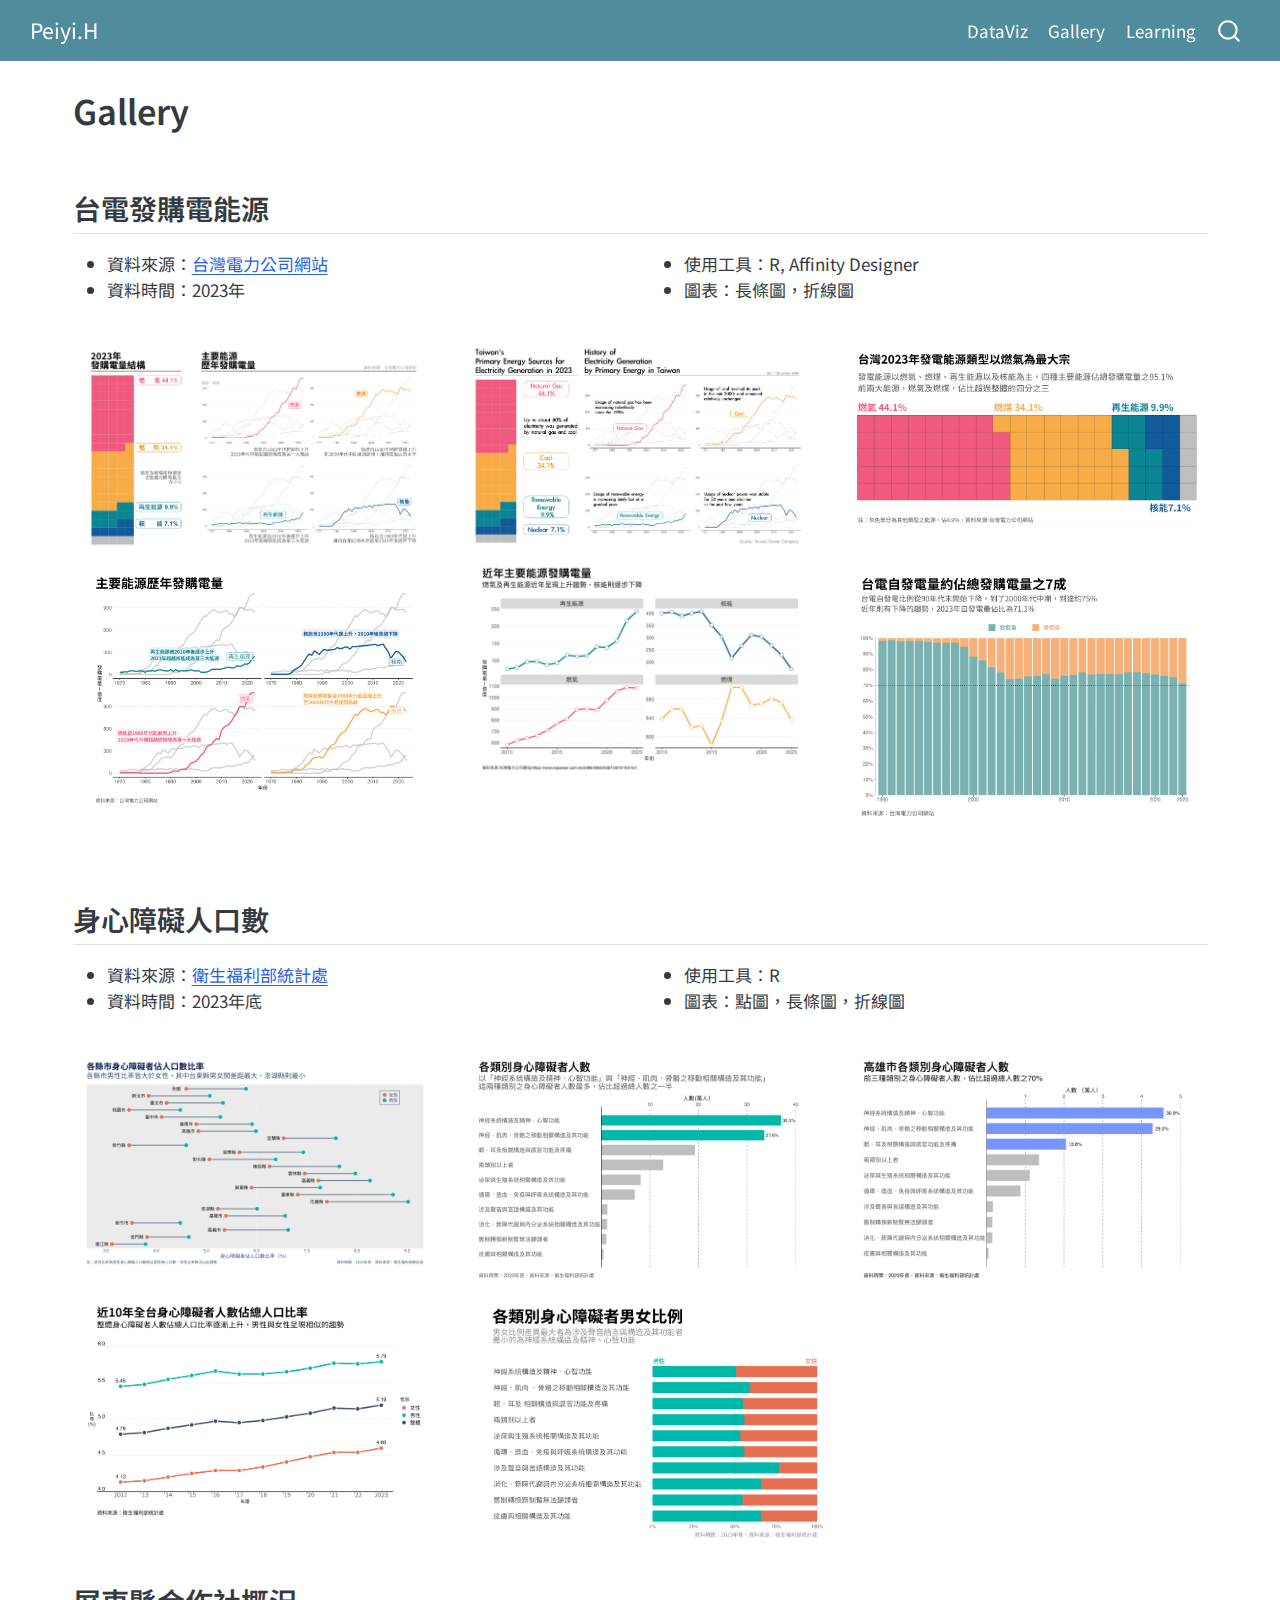
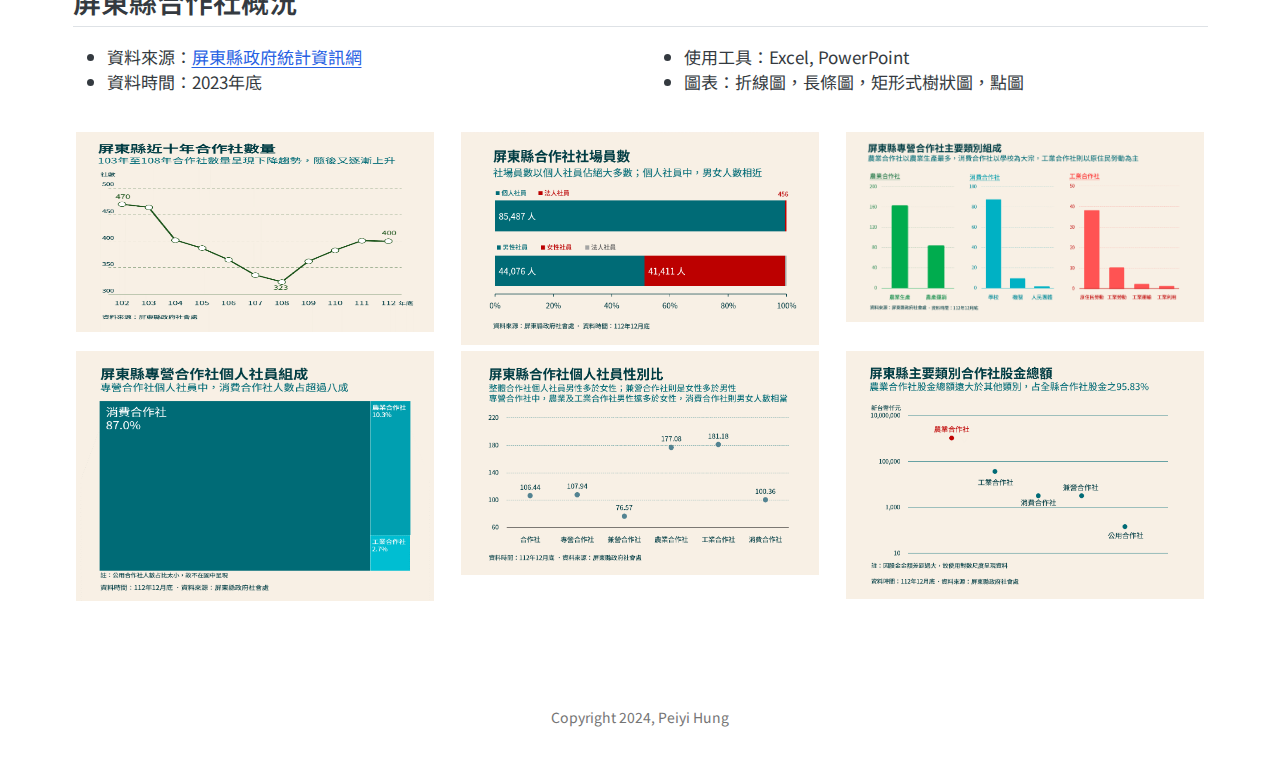
<file: docs/gallery.html>
<!DOCTYPE html>
<html xmlns="http://www.w3.org/1999/xhtml" lang="en" xml:lang="en"><head>

<meta charset="utf-8">
<meta name="generator" content="quarto-1.5.43">

<meta name="viewport" content="width=device-width, initial-scale=1.0, user-scalable=yes">


<title>Peiyi.H – Gallery</title>
<style>
code{white-space: pre-wrap;}
span.smallcaps{font-variant: small-caps;}
div.columns{display: flex; gap: min(4vw, 1.5em);}
div.column{flex: auto; overflow-x: auto;}
div.hanging-indent{margin-left: 1.5em; text-indent: -1.5em;}
ul.task-list{list-style: none;}
ul.task-list li input[type="checkbox"] {
  width: 0.8em;
  margin: 0 0.8em 0.2em -1em; /* quarto-specific, see https://github.com/quarto-dev/quarto-cli/issues/4556 */ 
  vertical-align: middle;
}
</style>


<script src="site_libs/quarto-nav/quarto-nav.js"></script>
<script src="site_libs/quarto-nav/headroom.min.js"></script>
<script src="site_libs/clipboard/clipboard.min.js"></script>
<script src="site_libs/quarto-search/autocomplete.umd.js"></script>
<script src="site_libs/quarto-search/fuse.min.js"></script>
<script src="site_libs/quarto-search/quarto-search.js"></script>
<meta name="quarto:offset" content="./">
<link href="./images/favicon.ico" rel="icon">
<script src="site_libs/quarto-html/quarto.js"></script>
<script src="site_libs/quarto-html/popper.min.js"></script>
<script src="site_libs/quarto-html/tippy.umd.min.js"></script>
<script src="site_libs/quarto-html/anchor.min.js"></script>
<link href="site_libs/quarto-html/tippy.css" rel="stylesheet">
<link href="site_libs/quarto-html/quarto-syntax-highlighting.css" rel="stylesheet" id="quarto-text-highlighting-styles">
<script src="site_libs/bootstrap/bootstrap.min.js"></script>
<link href="site_libs/bootstrap/bootstrap-icons.css" rel="stylesheet">
<link href="site_libs/bootstrap/bootstrap.min.css" rel="stylesheet" id="quarto-bootstrap" data-mode="light">
<script src="site_libs/quarto-contrib/glightbox/glightbox.min.js"></script>
<link href="site_libs/quarto-contrib/glightbox/glightbox.min.css" rel="stylesheet">
<link href="site_libs/quarto-contrib/glightbox/lightbox.css" rel="stylesheet">
<script id="quarto-search-options" type="application/json">{
  "location": "navbar",
  "copy-button": false,
  "collapse-after": 3,
  "panel-placement": "end",
  "type": "overlay",
  "limit": 50,
  "keyboard-shortcut": [
    "f",
    "/",
    "s"
  ],
  "show-item-context": false,
  "language": {
    "search-no-results-text": "No results",
    "search-matching-documents-text": "matching documents",
    "search-copy-link-title": "Copy link to search",
    "search-hide-matches-text": "Hide additional matches",
    "search-more-match-text": "more match in this document",
    "search-more-matches-text": "more matches in this document",
    "search-clear-button-title": "Clear",
    "search-text-placeholder": "",
    "search-detached-cancel-button-title": "Cancel",
    "search-submit-button-title": "Submit",
    "search-label": "Search"
  }
}</script>
<link rel="preconnect" href="https://fonts.googleapis.com">
<link rel="preconnect" href="https://fonts.gstatic.com" crossorigin="">
<link href="https://fonts.googleapis.com/css2?family=Noto+Sans+TC:wght@100..900&amp;display=swap" rel="stylesheet">


<link rel="stylesheet" href="styles.css">
</head>

<body class="nav-fixed">

<div id="quarto-search-results"></div>
  <header id="quarto-header" class="headroom fixed-top">
    <nav class="navbar navbar-expand-lg " data-bs-theme="dark">
      <div class="navbar-container container-fluid">
      <div class="navbar-brand-container mx-auto">
    <a class="navbar-brand" href="./index.html">
    <span class="navbar-title">Peiyi.H</span>
    </a>
  </div>
            <div id="quarto-search" class="" title="Search"></div>
          <button class="navbar-toggler" type="button" data-bs-toggle="collapse" data-bs-target="#navbarCollapse" aria-controls="navbarCollapse" role="menu" aria-expanded="false" aria-label="Toggle navigation" onclick="if (window.quartoToggleHeadroom) { window.quartoToggleHeadroom(); }">
  <span class="navbar-toggler-icon"></span>
</button>
          <div class="collapse navbar-collapse" id="navbarCollapse">
            <ul class="navbar-nav navbar-nav-scroll ms-auto">
  <li class="nav-item">
    <a class="nav-link" href="./dataViz.html"> 
<span class="menu-text">DataViz</span></a>
  </li>  
  <li class="nav-item">
    <a class="nav-link active" href="./gallery.html" aria-current="page"> 
<span class="menu-text">Gallery</span></a>
  </li>  
  <li class="nav-item">
    <a class="nav-link" href="./learning.html"> 
<span class="menu-text">Learning</span></a>
  </li>  
</ul>
          </div> <!-- /navcollapse -->
            <div class="quarto-navbar-tools">
</div>
      </div> <!-- /container-fluid -->
    </nav>
</header>
<!-- content -->
<div id="quarto-content" class="quarto-container page-columns page-rows-contents page-layout-full page-navbar">
<!-- sidebar -->
<!-- margin-sidebar -->
    
<!-- main -->
<main class="content column-page" id="quarto-document-content">

<header id="title-block-header" class="quarto-title-block default">
<div class="quarto-title">
<h1 class="title">Gallery</h1>
</div>



<div class="quarto-title-meta column-page">

    
  
    
  </div>
  


</header>


<p><br></p>
<section id="台電發購電能源" class="level2">
<h2 class="anchored" data-anchor-id="台電發購電能源">台電發購電能源</h2>
<div>

</div>
<div class="quarto-layout-panel" data-layout-ncol="2">
<div class="quarto-layout-row">
<div id="first-column" class="quarto-layout-cell" style="flex-basis: 50.0%;justify-content: flex-start;">
<ul>
<li>資料來源：<a href="https://www.taipower.com.tw/2289/2363/2367/2372/10312/normalPost">台灣電力公司網站</a></li>
<li>資料時間：2023年</li>
</ul>
</div>
<div id="second-column" class="quarto-layout-cell" style="flex-basis: 50.0%;justify-content: flex-start;">
<ul>
<li>使用工具：R, Affinity Designer</li>
<li>圖表：長條圖，折線圖</li>
</ul>
</div>
</div>
</div>
<div>

</div>
<div class="quarto-layout-panel" data-layout-ncol="3">
<div class="quarto-layout-row">
<div class="quarto-layout-cell" style="flex-basis: 33.3%;justify-content: center;">
<p><a href="DataViz_Gallery/發電能源/發電整合.png" class="lightbox" data-gallery="台電能源"><img src="DataViz_Gallery/發電能源/發電整合.png" class="img-fluid"></a></p>
</div>
<div class="quarto-layout-cell" style="flex-basis: 33.3%;justify-content: center;">
<p><a href="DataViz_Gallery/發電能源/TaiwanEnergy.png" class="lightbox" data-gallery="台電能源"><img src="DataViz_Gallery/發電能源/TaiwanEnergy.png" class="img-fluid"></a></p>
</div>
<div class="quarto-layout-cell" style="flex-basis: 33.3%;justify-content: center;">
<p><a href="DataViz_Gallery/發電能源/能源佔比.png" class="lightbox" data-gallery="台電能源"><img src="DataViz_Gallery/發電能源/能源佔比.png" class="img-fluid"></a></p>
</div>
</div>
<div class="quarto-layout-row">
<div class="quarto-layout-cell" style="flex-basis: 33.3%;justify-content: center;">
<p><a href="DataViz_Gallery/發電能源/主要能源歷年發購電量.png" class="lightbox" data-gallery="台電能源"><img src="DataViz_Gallery/發電能源/主要能源歷年發購電量.png" class="img-fluid"></a></p>
</div>
<div class="quarto-layout-cell" style="flex-basis: 33.3%;justify-content: center;">
<p><a href="DataViz_Gallery/發電能源/近年主要能源發購電量.png" class="lightbox" data-gallery="台電能源"><img src="DataViz_Gallery/發電能源/近年主要能源發購電量.png" class="img-fluid"></a></p>
</div>
<div class="quarto-layout-cell" style="flex-basis: 33.3%;justify-content: center;">
<p><a href="DataViz_Gallery/發電能源/自發電比例.png" class="lightbox" data-gallery="台電能源"><img src="DataViz_Gallery/發電能源/自發電比例.png" class="img-fluid"></a></p>
</div>
</div>
</div>
<p><br></p>
</section>
<section id="身心障礙人口數" class="level2">
<h2 class="anchored" data-anchor-id="身心障礙人口數">身心障礙人口數</h2>
<div>

</div>
<div class="quarto-layout-panel" data-layout-ncol="2">
<div class="quarto-layout-row">
<div class="quarto-layout-cell" style="flex-basis: 50.0%;justify-content: flex-start;">
<ul>
<li>資料來源：<a href="https://dep.mohw.gov.tw/DOS/cp-5337-62357-113.html">衛生福利部統計處</a></li>
<li>資料時間：2023年底</li>
</ul>
</div>
<div class="quarto-layout-cell" style="flex-basis: 50.0%;justify-content: flex-start;">
<ul>
<li>使用工具：R</li>
<li>圖表：點圖，長條圖，折線圖</li>
</ul>
</div>
</div>
</div>
<div>

</div>
<div class="quarto-layout-panel" data-layout-ncol="3">
<div class="quarto-layout-row">
<div class="quarto-layout-cell" style="flex-basis: 33.3%;justify-content: center;">
<p><a href="DataViz_Gallery/身心障礙者人數/身心障礙者佔總人口數比率.png" class="lightbox" data-gallery="身心障礙"><img src="DataViz_Gallery/身心障礙者人數/身心障礙者佔總人口數比率.png" class="img-fluid"></a></p>
</div>
<div class="quarto-layout-cell" style="flex-basis: 33.3%;justify-content: center;">
<p><a href="DataViz_Gallery/身心障礙者人數/各類別身心障礙者人數_modified.png" class="lightbox" data-gallery="身心障礙"><img src="DataViz_Gallery/身心障礙者人數/各類別身心障礙者人數_modified.png" class="img-fluid"></a></p>
</div>
<div class="quarto-layout-cell" style="flex-basis: 33.3%;justify-content: center;">
<p><a href="DataViz_Gallery/身心障礙者人數/高雄_各類別.png" class="lightbox" data-gallery="身心障礙"><img src="DataViz_Gallery/身心障礙者人數/高雄_各類別.png" class="img-fluid"></a></p>
</div>
</div>
<div class="quarto-layout-row">
<div class="quarto-layout-cell" style="flex-basis: 33.3%;justify-content: center;">
<p><a href="DataViz_Gallery/身心障礙者人數/近10年全台身心障礙者人數佔總人口比率.png" class="lightbox" data-gallery="身心障礙"><img src="DataViz_Gallery/身心障礙者人數/近10年全台身心障礙者人數佔總人口比率.png" class="img-fluid"></a></p>
</div>
<div class="quarto-layout-cell" style="flex-basis: 33.3%;justify-content: center;">
<p><a href="DataViz_Gallery/身心障礙者人數/各類別性別.png" class="lightbox" data-gallery="身心障礙"><img src="DataViz_Gallery/身心障礙者人數/各類別性別.png" class="img-fluid"></a></p>
</div>
</div>
</div>
</section>
<section id="屏東縣合作社概況" class="level2">
<h2 class="anchored" data-anchor-id="屏東縣合作社概況">屏東縣合作社概況</h2>
<div>

</div>
<div class="quarto-layout-panel" data-layout-ncol="2">
<div class="quarto-layout-row">
<div class="quarto-layout-cell" style="flex-basis: 50.0%;justify-content: flex-start;">
<ul>
<li>資料來源：<a href="https://pthg.dgbas.gov.tw/StatWebRWD/Page/Default.aspx">屏東縣政府統計資訊網</a></li>
<li>資料時間：2023年底</li>
</ul>
</div>
<div class="quarto-layout-cell" style="flex-basis: 50.0%;justify-content: flex-start;">
<ul>
<li>使用工具：Excel, PowerPoint</li>
<li>圖表：折線圖，長條圖，矩形式樹狀圖，點圖</li>
</ul>
</div>
</div>
</div>
<div>

</div>
<div class="quarto-layout-panel" data-layout-ncol="3">
<div class="quarto-layout-row">
<div class="quarto-layout-cell" style="flex-basis: 33.3%;justify-content: center;">
<p><a href="DataViz_Gallery/合作社概況/合作社數量.png" class="lightbox" data-gallery="合作社"><img src="DataViz_Gallery/合作社概況/合作社數量.png" width="400" height="200"></a></p>
</div>
<div class="quarto-layout-cell" style="flex-basis: 33.3%;justify-content: center;">
<p><a href="DataViz_Gallery/合作社概況/社廠員數.png" class="lightbox" data-gallery="合作社"><img src="DataViz_Gallery/合作社概況/社廠員數.png" class="img-fluid"></a></p>
</div>
<div class="quarto-layout-cell" style="flex-basis: 33.3%;justify-content: center;">
<p><a href="DataViz_Gallery/合作社概況/專營合作社主要類別組成.png" class="lightbox" data-gallery="合作社"><img src="DataViz_Gallery/合作社概況/專營合作社主要類別組成.png" class="img-fluid"></a></p>
</div>
</div>
<div class="quarto-layout-row">
<div class="quarto-layout-cell" style="flex-basis: 33.3%;justify-content: center;">
<p><a href="DataViz_Gallery/合作社概況/個人社員.png" class="lightbox" data-gallery="合作社"><img src="DataViz_Gallery/合作社概況/個人社員.png" width="400" height="250"></a></p>
</div>
<div class="quarto-layout-cell" style="flex-basis: 33.3%;justify-content: center;">
<p><a href="DataViz_Gallery/合作社概況/個人社員性別比.png" class="lightbox" data-gallery="合作社"><img src="DataViz_Gallery/合作社概況/個人社員性別比.png" class="img-fluid"></a></p>
</div>
<div class="quarto-layout-cell" style="flex-basis: 33.3%;justify-content: center;">
<p><a href="DataViz_Gallery/合作社概況/股金總額.png" class="lightbox" data-gallery="合作社"><img src="DataViz_Gallery/合作社概況/股金總額.png" class="img-fluid"></a></p>
</div>
</div>
</div>


</section>

</main> <!-- /main -->
<script id="quarto-html-after-body" type="application/javascript">
window.document.addEventListener("DOMContentLoaded", function (event) {
  const toggleBodyColorMode = (bsSheetEl) => {
    const mode = bsSheetEl.getAttribute("data-mode");
    const bodyEl = window.document.querySelector("body");
    if (mode === "dark") {
      bodyEl.classList.add("quarto-dark");
      bodyEl.classList.remove("quarto-light");
    } else {
      bodyEl.classList.add("quarto-light");
      bodyEl.classList.remove("quarto-dark");
    }
  }
  const toggleBodyColorPrimary = () => {
    const bsSheetEl = window.document.querySelector("link#quarto-bootstrap");
    if (bsSheetEl) {
      toggleBodyColorMode(bsSheetEl);
    }
  }
  toggleBodyColorPrimary();  
  const icon = "";
  const anchorJS = new window.AnchorJS();
  anchorJS.options = {
    placement: 'right',
    icon: icon
  };
  anchorJS.add('.anchored');
  const isCodeAnnotation = (el) => {
    for (const clz of el.classList) {
      if (clz.startsWith('code-annotation-')) {                     
        return true;
      }
    }
    return false;
  }
  const onCopySuccess = function(e) {
    // button target
    const button = e.trigger;
    // don't keep focus
    button.blur();
    // flash "checked"
    button.classList.add('code-copy-button-checked');
    var currentTitle = button.getAttribute("title");
    button.setAttribute("title", "Copied!");
    let tooltip;
    if (window.bootstrap) {
      button.setAttribute("data-bs-toggle", "tooltip");
      button.setAttribute("data-bs-placement", "left");
      button.setAttribute("data-bs-title", "Copied!");
      tooltip = new bootstrap.Tooltip(button, 
        { trigger: "manual", 
          customClass: "code-copy-button-tooltip",
          offset: [0, -8]});
      tooltip.show();    
    }
    setTimeout(function() {
      if (tooltip) {
        tooltip.hide();
        button.removeAttribute("data-bs-title");
        button.removeAttribute("data-bs-toggle");
        button.removeAttribute("data-bs-placement");
      }
      button.setAttribute("title", currentTitle);
      button.classList.remove('code-copy-button-checked');
    }, 1000);
    // clear code selection
    e.clearSelection();
  }
  const getTextToCopy = function(trigger) {
      const codeEl = trigger.previousElementSibling.cloneNode(true);
      for (const childEl of codeEl.children) {
        if (isCodeAnnotation(childEl)) {
          childEl.remove();
        }
      }
      return codeEl.innerText;
  }
  const clipboard = new window.ClipboardJS('.code-copy-button:not([data-in-quarto-modal])', {
    text: getTextToCopy
  });
  clipboard.on('success', onCopySuccess);
  if (window.document.getElementById('quarto-embedded-source-code-modal')) {
    // For code content inside modals, clipBoardJS needs to be initialized with a container option
    // TODO: Check when it could be a function (https://github.com/zenorocha/clipboard.js/issues/860)
    const clipboardModal = new window.ClipboardJS('.code-copy-button[data-in-quarto-modal]', {
      text: getTextToCopy,
      container: window.document.getElementById('quarto-embedded-source-code-modal')
    });
    clipboardModal.on('success', onCopySuccess);
  }
    var localhostRegex = new RegExp(/^(?:http|https):\/\/localhost\:?[0-9]*\//);
    var mailtoRegex = new RegExp(/^mailto:/);
      var filterRegex = new RegExp('/' + window.location.host + '/');
    var isInternal = (href) => {
        return filterRegex.test(href) || localhostRegex.test(href) || mailtoRegex.test(href);
    }
    // Inspect non-navigation links and adorn them if external
 	var links = window.document.querySelectorAll('a[href]:not(.nav-link):not(.navbar-brand):not(.toc-action):not(.sidebar-link):not(.sidebar-item-toggle):not(.pagination-link):not(.no-external):not([aria-hidden]):not(.dropdown-item):not(.quarto-navigation-tool):not(.about-link)');
    for (var i=0; i<links.length; i++) {
      const link = links[i];
      if (!isInternal(link.href)) {
        // undo the damage that might have been done by quarto-nav.js in the case of
        // links that we want to consider external
        if (link.dataset.originalHref !== undefined) {
          link.href = link.dataset.originalHref;
        }
      }
    }
  function tippyHover(el, contentFn, onTriggerFn, onUntriggerFn) {
    const config = {
      allowHTML: true,
      maxWidth: 500,
      delay: 100,
      arrow: false,
      appendTo: function(el) {
          return el.parentElement;
      },
      interactive: true,
      interactiveBorder: 10,
      theme: 'quarto',
      placement: 'bottom-start',
    };
    if (contentFn) {
      config.content = contentFn;
    }
    if (onTriggerFn) {
      config.onTrigger = onTriggerFn;
    }
    if (onUntriggerFn) {
      config.onUntrigger = onUntriggerFn;
    }
    window.tippy(el, config); 
  }
  const noterefs = window.document.querySelectorAll('a[role="doc-noteref"]');
  for (var i=0; i<noterefs.length; i++) {
    const ref = noterefs[i];
    tippyHover(ref, function() {
      // use id or data attribute instead here
      let href = ref.getAttribute('data-footnote-href') || ref.getAttribute('href');
      try { href = new URL(href).hash; } catch {}
      const id = href.replace(/^#\/?/, "");
      const note = window.document.getElementById(id);
      if (note) {
        return note.innerHTML;
      } else {
        return "";
      }
    });
  }
  const xrefs = window.document.querySelectorAll('a.quarto-xref');
  const processXRef = (id, note) => {
    // Strip column container classes
    const stripColumnClz = (el) => {
      el.classList.remove("page-full", "page-columns");
      if (el.children) {
        for (const child of el.children) {
          stripColumnClz(child);
        }
      }
    }
    stripColumnClz(note)
    if (id === null || id.startsWith('sec-')) {
      // Special case sections, only their first couple elements
      const container = document.createElement("div");
      if (note.children && note.children.length > 2) {
        container.appendChild(note.children[0].cloneNode(true));
        for (let i = 1; i < note.children.length; i++) {
          const child = note.children[i];
          if (child.tagName === "P" && child.innerText === "") {
            continue;
          } else {
            container.appendChild(child.cloneNode(true));
            break;
          }
        }
        if (window.Quarto?.typesetMath) {
          window.Quarto.typesetMath(container);
        }
        return container.innerHTML
      } else {
        if (window.Quarto?.typesetMath) {
          window.Quarto.typesetMath(note);
        }
        return note.innerHTML;
      }
    } else {
      // Remove any anchor links if they are present
      const anchorLink = note.querySelector('a.anchorjs-link');
      if (anchorLink) {
        anchorLink.remove();
      }
      if (window.Quarto?.typesetMath) {
        window.Quarto.typesetMath(note);
      }
      // TODO in 1.5, we should make sure this works without a callout special case
      if (note.classList.contains("callout")) {
        return note.outerHTML;
      } else {
        return note.innerHTML;
      }
    }
  }
  for (var i=0; i<xrefs.length; i++) {
    const xref = xrefs[i];
    tippyHover(xref, undefined, function(instance) {
      instance.disable();
      let url = xref.getAttribute('href');
      let hash = undefined; 
      if (url.startsWith('#')) {
        hash = url;
      } else {
        try { hash = new URL(url).hash; } catch {}
      }
      if (hash) {
        const id = hash.replace(/^#\/?/, "");
        const note = window.document.getElementById(id);
        if (note !== null) {
          try {
            const html = processXRef(id, note.cloneNode(true));
            instance.setContent(html);
          } finally {
            instance.enable();
            instance.show();
          }
        } else {
          // See if we can fetch this
          fetch(url.split('#')[0])
          .then(res => res.text())
          .then(html => {
            const parser = new DOMParser();
            const htmlDoc = parser.parseFromString(html, "text/html");
            const note = htmlDoc.getElementById(id);
            if (note !== null) {
              const html = processXRef(id, note);
              instance.setContent(html);
            } 
          }).finally(() => {
            instance.enable();
            instance.show();
          });
        }
      } else {
        // See if we can fetch a full url (with no hash to target)
        // This is a special case and we should probably do some content thinning / targeting
        fetch(url)
        .then(res => res.text())
        .then(html => {
          const parser = new DOMParser();
          const htmlDoc = parser.parseFromString(html, "text/html");
          const note = htmlDoc.querySelector('main.content');
          if (note !== null) {
            // This should only happen for chapter cross references
            // (since there is no id in the URL)
            // remove the first header
            if (note.children.length > 0 && note.children[0].tagName === "HEADER") {
              note.children[0].remove();
            }
            const html = processXRef(null, note);
            instance.setContent(html);
          } 
        }).finally(() => {
          instance.enable();
          instance.show();
        });
      }
    }, function(instance) {
    });
  }
      let selectedAnnoteEl;
      const selectorForAnnotation = ( cell, annotation) => {
        let cellAttr = 'data-code-cell="' + cell + '"';
        let lineAttr = 'data-code-annotation="' +  annotation + '"';
        const selector = 'span[' + cellAttr + '][' + lineAttr + ']';
        return selector;
      }
      const selectCodeLines = (annoteEl) => {
        const doc = window.document;
        const targetCell = annoteEl.getAttribute("data-target-cell");
        const targetAnnotation = annoteEl.getAttribute("data-target-annotation");
        const annoteSpan = window.document.querySelector(selectorForAnnotation(targetCell, targetAnnotation));
        const lines = annoteSpan.getAttribute("data-code-lines").split(",");
        const lineIds = lines.map((line) => {
          return targetCell + "-" + line;
        })
        let top = null;
        let height = null;
        let parent = null;
        if (lineIds.length > 0) {
            //compute the position of the single el (top and bottom and make a div)
            const el = window.document.getElementById(lineIds[0]);
            top = el.offsetTop;
            height = el.offsetHeight;
            parent = el.parentElement.parentElement;
          if (lineIds.length > 1) {
            const lastEl = window.document.getElementById(lineIds[lineIds.length - 1]);
            const bottom = lastEl.offsetTop + lastEl.offsetHeight;
            height = bottom - top;
          }
          if (top !== null && height !== null && parent !== null) {
            // cook up a div (if necessary) and position it 
            let div = window.document.getElementById("code-annotation-line-highlight");
            if (div === null) {
              div = window.document.createElement("div");
              div.setAttribute("id", "code-annotation-line-highlight");
              div.style.position = 'absolute';
              parent.appendChild(div);
            }
            div.style.top = top - 2 + "px";
            div.style.height = height + 4 + "px";
            div.style.left = 0;
            let gutterDiv = window.document.getElementById("code-annotation-line-highlight-gutter");
            if (gutterDiv === null) {
              gutterDiv = window.document.createElement("div");
              gutterDiv.setAttribute("id", "code-annotation-line-highlight-gutter");
              gutterDiv.style.position = 'absolute';
              const codeCell = window.document.getElementById(targetCell);
              const gutter = codeCell.querySelector('.code-annotation-gutter');
              gutter.appendChild(gutterDiv);
            }
            gutterDiv.style.top = top - 2 + "px";
            gutterDiv.style.height = height + 4 + "px";
          }
          selectedAnnoteEl = annoteEl;
        }
      };
      const unselectCodeLines = () => {
        const elementsIds = ["code-annotation-line-highlight", "code-annotation-line-highlight-gutter"];
        elementsIds.forEach((elId) => {
          const div = window.document.getElementById(elId);
          if (div) {
            div.remove();
          }
        });
        selectedAnnoteEl = undefined;
      };
        // Handle positioning of the toggle
    window.addEventListener(
      "resize",
      throttle(() => {
        elRect = undefined;
        if (selectedAnnoteEl) {
          selectCodeLines(selectedAnnoteEl);
        }
      }, 10)
    );
    function throttle(fn, ms) {
    let throttle = false;
    let timer;
      return (...args) => {
        if(!throttle) { // first call gets through
            fn.apply(this, args);
            throttle = true;
        } else { // all the others get throttled
            if(timer) clearTimeout(timer); // cancel #2
            timer = setTimeout(() => {
              fn.apply(this, args);
              timer = throttle = false;
            }, ms);
        }
      };
    }
      // Attach click handler to the DT
      const annoteDls = window.document.querySelectorAll('dt[data-target-cell]');
      for (const annoteDlNode of annoteDls) {
        annoteDlNode.addEventListener('click', (event) => {
          const clickedEl = event.target;
          if (clickedEl !== selectedAnnoteEl) {
            unselectCodeLines();
            const activeEl = window.document.querySelector('dt[data-target-cell].code-annotation-active');
            if (activeEl) {
              activeEl.classList.remove('code-annotation-active');
            }
            selectCodeLines(clickedEl);
            clickedEl.classList.add('code-annotation-active');
          } else {
            // Unselect the line
            unselectCodeLines();
            clickedEl.classList.remove('code-annotation-active');
          }
        });
      }
  const findCites = (el) => {
    const parentEl = el.parentElement;
    if (parentEl) {
      const cites = parentEl.dataset.cites;
      if (cites) {
        return {
          el,
          cites: cites.split(' ')
        };
      } else {
        return findCites(el.parentElement)
      }
    } else {
      return undefined;
    }
  };
  var bibliorefs = window.document.querySelectorAll('a[role="doc-biblioref"]');
  for (var i=0; i<bibliorefs.length; i++) {
    const ref = bibliorefs[i];
    const citeInfo = findCites(ref);
    if (citeInfo) {
      tippyHover(citeInfo.el, function() {
        var popup = window.document.createElement('div');
        citeInfo.cites.forEach(function(cite) {
          var citeDiv = window.document.createElement('div');
          citeDiv.classList.add('hanging-indent');
          citeDiv.classList.add('csl-entry');
          var biblioDiv = window.document.getElementById('ref-' + cite);
          if (biblioDiv) {
            citeDiv.innerHTML = biblioDiv.innerHTML;
          }
          popup.appendChild(citeDiv);
        });
        return popup.innerHTML;
      });
    }
  }
});
</script>
</div> <!-- /content -->
<footer class="footer">
  <div class="nav-footer">
    <div class="nav-footer-left">
      &nbsp;
    </div>   
    <div class="nav-footer-center">
<p>Copyright 2024, Peiyi Hung</p>
</div>
    <div class="nav-footer-right">
      &nbsp;
    </div>
  </div>
</footer>
<script>var lightboxQuarto = GLightbox({"openEffect":"zoom","descPosition":"bottom","selector":".lightbox","closeEffect":"zoom","loop":false});
(function() {
  let previousOnload = window.onload;
  window.onload = () => {
    if (previousOnload) {
      previousOnload();
    }
    lightboxQuarto.on('slide_before_load', (data) => {
      const { slideIndex, slideNode, slideConfig, player, trigger } = data;
      const href = trigger.getAttribute('href');
      if (href !== null) {
        const imgEl = window.document.querySelector(`a[href="${href}"] img`);
        if (imgEl !== null) {
          const srcAttr = imgEl.getAttribute("src");
          if (srcAttr && srcAttr.startsWith("data:")) {
            slideConfig.href = srcAttr;
          }
        }
      } 
    });
  
    lightboxQuarto.on('slide_after_load', (data) => {
      const { slideIndex, slideNode, slideConfig, player, trigger } = data;
      if (window.Quarto?.typesetMath) {
        window.Quarto.typesetMath(slideNode);
      }
    });
  
  };
  
})();
          </script>




</body></html>
</file>
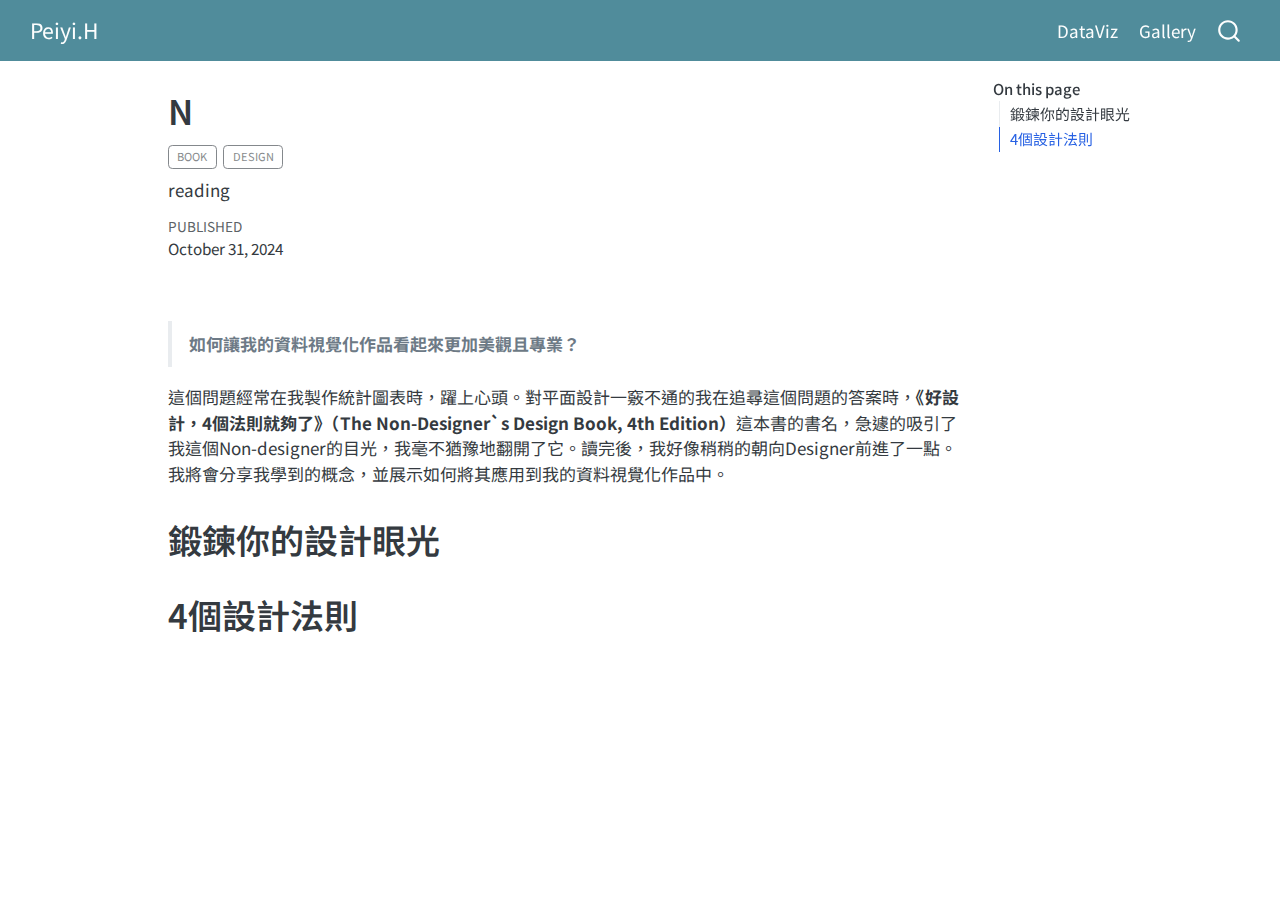
<file: docs/NDDB.html>
<!DOCTYPE html>
<html xmlns="http://www.w3.org/1999/xhtml" lang="en" xml:lang="en"><head>

<meta charset="utf-8">
<meta name="generator" content="quarto-1.5.43">

<meta name="viewport" content="width=device-width, initial-scale=1.0, user-scalable=yes">

<meta name="dcterms.date" content="2024-10-31">
<meta name="description" content="reading">

<title>Peiyi.H – N</title>
<style>
code{white-space: pre-wrap;}
span.smallcaps{font-variant: small-caps;}
div.columns{display: flex; gap: min(4vw, 1.5em);}
div.column{flex: auto; overflow-x: auto;}
div.hanging-indent{margin-left: 1.5em; text-indent: -1.5em;}
ul.task-list{list-style: none;}
ul.task-list li input[type="checkbox"] {
  width: 0.8em;
  margin: 0 0.8em 0.2em -1em; /* quarto-specific, see https://github.com/quarto-dev/quarto-cli/issues/4556 */ 
  vertical-align: middle;
}
</style>


<script src="site_libs/quarto-nav/quarto-nav.js"></script>
<script src="site_libs/quarto-nav/headroom.min.js"></script>
<script src="site_libs/clipboard/clipboard.min.js"></script>
<script src="site_libs/quarto-search/autocomplete.umd.js"></script>
<script src="site_libs/quarto-search/fuse.min.js"></script>
<script src="site_libs/quarto-search/quarto-search.js"></script>
<meta name="quarto:offset" content="./">
<link href="./images/favicon.ico" rel="icon">
<script src="site_libs/quarto-html/quarto.js"></script>
<script src="site_libs/quarto-html/popper.min.js"></script>
<script src="site_libs/quarto-html/tippy.umd.min.js"></script>
<script src="site_libs/quarto-html/anchor.min.js"></script>
<link href="site_libs/quarto-html/tippy.css" rel="stylesheet">
<link href="site_libs/quarto-html/quarto-syntax-highlighting.css" rel="stylesheet" id="quarto-text-highlighting-styles">
<script src="site_libs/bootstrap/bootstrap.min.js"></script>
<link href="site_libs/bootstrap/bootstrap-icons.css" rel="stylesheet">
<link href="site_libs/bootstrap/bootstrap.min.css" rel="stylesheet" id="quarto-bootstrap" data-mode="light">
<script id="quarto-search-options" type="application/json">{
  "location": "navbar",
  "copy-button": false,
  "collapse-after": 3,
  "panel-placement": "end",
  "type": "overlay",
  "limit": 50,
  "keyboard-shortcut": [
    "f",
    "/",
    "s"
  ],
  "show-item-context": false,
  "language": {
    "search-no-results-text": "No results",
    "search-matching-documents-text": "matching documents",
    "search-copy-link-title": "Copy link to search",
    "search-hide-matches-text": "Hide additional matches",
    "search-more-match-text": "more match in this document",
    "search-more-matches-text": "more matches in this document",
    "search-clear-button-title": "Clear",
    "search-text-placeholder": "",
    "search-detached-cancel-button-title": "Cancel",
    "search-submit-button-title": "Submit",
    "search-label": "Search"
  }
}</script>
<link rel="preconnect" href="https://fonts.googleapis.com">
<link rel="preconnect" href="https://fonts.gstatic.com" crossorigin="">
<link href="https://fonts.googleapis.com/css2?family=Noto+Sans+TC:wght@100..900&amp;display=swap" rel="stylesheet">


<link rel="stylesheet" href="styles.css">
</head>

<body class="nav-fixed">

<div id="quarto-search-results"></div>
  <header id="quarto-header" class="headroom fixed-top">
    <nav class="navbar navbar-expand-lg " data-bs-theme="dark">
      <div class="navbar-container container-fluid">
      <div class="navbar-brand-container mx-auto">
    <a class="navbar-brand" href="./index.html">
    <span class="navbar-title">Peiyi.H</span>
    </a>
  </div>
            <div id="quarto-search" class="" title="Search"></div>
          <button class="navbar-toggler" type="button" data-bs-toggle="collapse" data-bs-target="#navbarCollapse" aria-controls="navbarCollapse" role="menu" aria-expanded="false" aria-label="Toggle navigation" onclick="if (window.quartoToggleHeadroom) { window.quartoToggleHeadroom(); }">
  <span class="navbar-toggler-icon"></span>
</button>
          <div class="collapse navbar-collapse" id="navbarCollapse">
            <ul class="navbar-nav navbar-nav-scroll ms-auto">
  <li class="nav-item">
    <a class="nav-link" href="./dataViz.html"> 
<span class="menu-text">DataViz</span></a>
  </li>  
  <li class="nav-item">
    <a class="nav-link" href="./gallery.html"> 
<span class="menu-text">Gallery</span></a>
  </li>  
</ul>
          </div> <!-- /navcollapse -->
            <div class="quarto-navbar-tools">
</div>
      </div> <!-- /container-fluid -->
    </nav>
</header>
<!-- content -->
<div id="quarto-content" class="quarto-container page-columns page-rows-contents page-layout-article page-navbar">
<!-- sidebar -->
<!-- margin-sidebar -->
    <div id="quarto-margin-sidebar" class="sidebar margin-sidebar">
        <nav id="TOC" role="doc-toc" class="toc-active">
    <h2 id="toc-title">On this page</h2>
   
  <ul>
  <li><a href="#鍛鍊你的設計眼光" id="toc-鍛鍊你的設計眼光" class="nav-link active" data-scroll-target="#鍛鍊你的設計眼光">鍛鍊你的設計眼光</a></li>
  <li><a href="#個設計法則" id="toc-個設計法則" class="nav-link" data-scroll-target="#個設計法則">4個設計法則</a></li>
  </ul>
</nav>
    </div>
<!-- main -->
<main class="content" id="quarto-document-content">

<header id="title-block-header" class="quarto-title-block default">
<div class="quarto-title">
<h1 class="title">N</h1>
  <div class="quarto-categories">
    <div class="quarto-category">book</div>
    <div class="quarto-category">design</div>
  </div>
  </div>

<div>
  <div class="description">
    reading
  </div>
</div>


<div class="quarto-title-meta">

    
    <div>
    <div class="quarto-title-meta-heading">Published</div>
    <div class="quarto-title-meta-contents">
      <p class="date">October 31, 2024</p>
    </div>
  </div>
  
    
  </div>
  


</header>


<p><br></p>
<blockquote class="blockquote">
<p><strong>如何讓我的資料視覺化作品看起來更加美觀且專業？</strong></p>
</blockquote>
<p>這個問題經常在我製作統計圖表時，躍上心頭。對平面設計一竅不通的我在追尋這個問題的答案時，<strong>《好設計，4個法則就夠了》（The Non-Designer`s Design Book, 4th Edition）</strong>這本書的書名，急遽的吸引了我這個Non-designer的目光，我毫不猶豫地翻開了它。讀完後，我好像稍稍的朝向Designer前進了一點。我將會分享我學到的概念，並展示如何將其應用到我的資料視覺化作品中。</p>
<section id="鍛鍊你的設計眼光" class="level1">
<h1>鍛鍊你的設計眼光</h1>
</section>
<section id="個設計法則" class="level1">
<h1>4個設計法則</h1>


</section>

</main> <!-- /main -->
<script id="quarto-html-after-body" type="application/javascript">
window.document.addEventListener("DOMContentLoaded", function (event) {
  const toggleBodyColorMode = (bsSheetEl) => {
    const mode = bsSheetEl.getAttribute("data-mode");
    const bodyEl = window.document.querySelector("body");
    if (mode === "dark") {
      bodyEl.classList.add("quarto-dark");
      bodyEl.classList.remove("quarto-light");
    } else {
      bodyEl.classList.add("quarto-light");
      bodyEl.classList.remove("quarto-dark");
    }
  }
  const toggleBodyColorPrimary = () => {
    const bsSheetEl = window.document.querySelector("link#quarto-bootstrap");
    if (bsSheetEl) {
      toggleBodyColorMode(bsSheetEl);
    }
  }
  toggleBodyColorPrimary();  
  const icon = "";
  const anchorJS = new window.AnchorJS();
  anchorJS.options = {
    placement: 'right',
    icon: icon
  };
  anchorJS.add('.anchored');
  const isCodeAnnotation = (el) => {
    for (const clz of el.classList) {
      if (clz.startsWith('code-annotation-')) {                     
        return true;
      }
    }
    return false;
  }
  const onCopySuccess = function(e) {
    // button target
    const button = e.trigger;
    // don't keep focus
    button.blur();
    // flash "checked"
    button.classList.add('code-copy-button-checked');
    var currentTitle = button.getAttribute("title");
    button.setAttribute("title", "Copied!");
    let tooltip;
    if (window.bootstrap) {
      button.setAttribute("data-bs-toggle", "tooltip");
      button.setAttribute("data-bs-placement", "left");
      button.setAttribute("data-bs-title", "Copied!");
      tooltip = new bootstrap.Tooltip(button, 
        { trigger: "manual", 
          customClass: "code-copy-button-tooltip",
          offset: [0, -8]});
      tooltip.show();    
    }
    setTimeout(function() {
      if (tooltip) {
        tooltip.hide();
        button.removeAttribute("data-bs-title");
        button.removeAttribute("data-bs-toggle");
        button.removeAttribute("data-bs-placement");
      }
      button.setAttribute("title", currentTitle);
      button.classList.remove('code-copy-button-checked');
    }, 1000);
    // clear code selection
    e.clearSelection();
  }
  const getTextToCopy = function(trigger) {
      const codeEl = trigger.previousElementSibling.cloneNode(true);
      for (const childEl of codeEl.children) {
        if (isCodeAnnotation(childEl)) {
          childEl.remove();
        }
      }
      return codeEl.innerText;
  }
  const clipboard = new window.ClipboardJS('.code-copy-button:not([data-in-quarto-modal])', {
    text: getTextToCopy
  });
  clipboard.on('success', onCopySuccess);
  if (window.document.getElementById('quarto-embedded-source-code-modal')) {
    // For code content inside modals, clipBoardJS needs to be initialized with a container option
    // TODO: Check when it could be a function (https://github.com/zenorocha/clipboard.js/issues/860)
    const clipboardModal = new window.ClipboardJS('.code-copy-button[data-in-quarto-modal]', {
      text: getTextToCopy,
      container: window.document.getElementById('quarto-embedded-source-code-modal')
    });
    clipboardModal.on('success', onCopySuccess);
  }
    var localhostRegex = new RegExp(/^(?:http|https):\/\/localhost\:?[0-9]*\//);
    var mailtoRegex = new RegExp(/^mailto:/);
      var filterRegex = new RegExp('/' + window.location.host + '/');
    var isInternal = (href) => {
        return filterRegex.test(href) || localhostRegex.test(href) || mailtoRegex.test(href);
    }
    // Inspect non-navigation links and adorn them if external
 	var links = window.document.querySelectorAll('a[href]:not(.nav-link):not(.navbar-brand):not(.toc-action):not(.sidebar-link):not(.sidebar-item-toggle):not(.pagination-link):not(.no-external):not([aria-hidden]):not(.dropdown-item):not(.quarto-navigation-tool):not(.about-link)');
    for (var i=0; i<links.length; i++) {
      const link = links[i];
      if (!isInternal(link.href)) {
        // undo the damage that might have been done by quarto-nav.js in the case of
        // links that we want to consider external
        if (link.dataset.originalHref !== undefined) {
          link.href = link.dataset.originalHref;
        }
      }
    }
  function tippyHover(el, contentFn, onTriggerFn, onUntriggerFn) {
    const config = {
      allowHTML: true,
      maxWidth: 500,
      delay: 100,
      arrow: false,
      appendTo: function(el) {
          return el.parentElement;
      },
      interactive: true,
      interactiveBorder: 10,
      theme: 'quarto',
      placement: 'bottom-start',
    };
    if (contentFn) {
      config.content = contentFn;
    }
    if (onTriggerFn) {
      config.onTrigger = onTriggerFn;
    }
    if (onUntriggerFn) {
      config.onUntrigger = onUntriggerFn;
    }
    window.tippy(el, config); 
  }
  const noterefs = window.document.querySelectorAll('a[role="doc-noteref"]');
  for (var i=0; i<noterefs.length; i++) {
    const ref = noterefs[i];
    tippyHover(ref, function() {
      // use id or data attribute instead here
      let href = ref.getAttribute('data-footnote-href') || ref.getAttribute('href');
      try { href = new URL(href).hash; } catch {}
      const id = href.replace(/^#\/?/, "");
      const note = window.document.getElementById(id);
      if (note) {
        return note.innerHTML;
      } else {
        return "";
      }
    });
  }
  const xrefs = window.document.querySelectorAll('a.quarto-xref');
  const processXRef = (id, note) => {
    // Strip column container classes
    const stripColumnClz = (el) => {
      el.classList.remove("page-full", "page-columns");
      if (el.children) {
        for (const child of el.children) {
          stripColumnClz(child);
        }
      }
    }
    stripColumnClz(note)
    if (id === null || id.startsWith('sec-')) {
      // Special case sections, only their first couple elements
      const container = document.createElement("div");
      if (note.children && note.children.length > 2) {
        container.appendChild(note.children[0].cloneNode(true));
        for (let i = 1; i < note.children.length; i++) {
          const child = note.children[i];
          if (child.tagName === "P" && child.innerText === "") {
            continue;
          } else {
            container.appendChild(child.cloneNode(true));
            break;
          }
        }
        if (window.Quarto?.typesetMath) {
          window.Quarto.typesetMath(container);
        }
        return container.innerHTML
      } else {
        if (window.Quarto?.typesetMath) {
          window.Quarto.typesetMath(note);
        }
        return note.innerHTML;
      }
    } else {
      // Remove any anchor links if they are present
      const anchorLink = note.querySelector('a.anchorjs-link');
      if (anchorLink) {
        anchorLink.remove();
      }
      if (window.Quarto?.typesetMath) {
        window.Quarto.typesetMath(note);
      }
      // TODO in 1.5, we should make sure this works without a callout special case
      if (note.classList.contains("callout")) {
        return note.outerHTML;
      } else {
        return note.innerHTML;
      }
    }
  }
  for (var i=0; i<xrefs.length; i++) {
    const xref = xrefs[i];
    tippyHover(xref, undefined, function(instance) {
      instance.disable();
      let url = xref.getAttribute('href');
      let hash = undefined; 
      if (url.startsWith('#')) {
        hash = url;
      } else {
        try { hash = new URL(url).hash; } catch {}
      }
      if (hash) {
        const id = hash.replace(/^#\/?/, "");
        const note = window.document.getElementById(id);
        if (note !== null) {
          try {
            const html = processXRef(id, note.cloneNode(true));
            instance.setContent(html);
          } finally {
            instance.enable();
            instance.show();
          }
        } else {
          // See if we can fetch this
          fetch(url.split('#')[0])
          .then(res => res.text())
          .then(html => {
            const parser = new DOMParser();
            const htmlDoc = parser.parseFromString(html, "text/html");
            const note = htmlDoc.getElementById(id);
            if (note !== null) {
              const html = processXRef(id, note);
              instance.setContent(html);
            } 
          }).finally(() => {
            instance.enable();
            instance.show();
          });
        }
      } else {
        // See if we can fetch a full url (with no hash to target)
        // This is a special case and we should probably do some content thinning / targeting
        fetch(url)
        .then(res => res.text())
        .then(html => {
          const parser = new DOMParser();
          const htmlDoc = parser.parseFromString(html, "text/html");
          const note = htmlDoc.querySelector('main.content');
          if (note !== null) {
            // This should only happen for chapter cross references
            // (since there is no id in the URL)
            // remove the first header
            if (note.children.length > 0 && note.children[0].tagName === "HEADER") {
              note.children[0].remove();
            }
            const html = processXRef(null, note);
            instance.setContent(html);
          } 
        }).finally(() => {
          instance.enable();
          instance.show();
        });
      }
    }, function(instance) {
    });
  }
      let selectedAnnoteEl;
      const selectorForAnnotation = ( cell, annotation) => {
        let cellAttr = 'data-code-cell="' + cell + '"';
        let lineAttr = 'data-code-annotation="' +  annotation + '"';
        const selector = 'span[' + cellAttr + '][' + lineAttr + ']';
        return selector;
      }
      const selectCodeLines = (annoteEl) => {
        const doc = window.document;
        const targetCell = annoteEl.getAttribute("data-target-cell");
        const targetAnnotation = annoteEl.getAttribute("data-target-annotation");
        const annoteSpan = window.document.querySelector(selectorForAnnotation(targetCell, targetAnnotation));
        const lines = annoteSpan.getAttribute("data-code-lines").split(",");
        const lineIds = lines.map((line) => {
          return targetCell + "-" + line;
        })
        let top = null;
        let height = null;
        let parent = null;
        if (lineIds.length > 0) {
            //compute the position of the single el (top and bottom and make a div)
            const el = window.document.getElementById(lineIds[0]);
            top = el.offsetTop;
            height = el.offsetHeight;
            parent = el.parentElement.parentElement;
          if (lineIds.length > 1) {
            const lastEl = window.document.getElementById(lineIds[lineIds.length - 1]);
            const bottom = lastEl.offsetTop + lastEl.offsetHeight;
            height = bottom - top;
          }
          if (top !== null && height !== null && parent !== null) {
            // cook up a div (if necessary) and position it 
            let div = window.document.getElementById("code-annotation-line-highlight");
            if (div === null) {
              div = window.document.createElement("div");
              div.setAttribute("id", "code-annotation-line-highlight");
              div.style.position = 'absolute';
              parent.appendChild(div);
            }
            div.style.top = top - 2 + "px";
            div.style.height = height + 4 + "px";
            div.style.left = 0;
            let gutterDiv = window.document.getElementById("code-annotation-line-highlight-gutter");
            if (gutterDiv === null) {
              gutterDiv = window.document.createElement("div");
              gutterDiv.setAttribute("id", "code-annotation-line-highlight-gutter");
              gutterDiv.style.position = 'absolute';
              const codeCell = window.document.getElementById(targetCell);
              const gutter = codeCell.querySelector('.code-annotation-gutter');
              gutter.appendChild(gutterDiv);
            }
            gutterDiv.style.top = top - 2 + "px";
            gutterDiv.style.height = height + 4 + "px";
          }
          selectedAnnoteEl = annoteEl;
        }
      };
      const unselectCodeLines = () => {
        const elementsIds = ["code-annotation-line-highlight", "code-annotation-line-highlight-gutter"];
        elementsIds.forEach((elId) => {
          const div = window.document.getElementById(elId);
          if (div) {
            div.remove();
          }
        });
        selectedAnnoteEl = undefined;
      };
        // Handle positioning of the toggle
    window.addEventListener(
      "resize",
      throttle(() => {
        elRect = undefined;
        if (selectedAnnoteEl) {
          selectCodeLines(selectedAnnoteEl);
        }
      }, 10)
    );
    function throttle(fn, ms) {
    let throttle = false;
    let timer;
      return (...args) => {
        if(!throttle) { // first call gets through
            fn.apply(this, args);
            throttle = true;
        } else { // all the others get throttled
            if(timer) clearTimeout(timer); // cancel #2
            timer = setTimeout(() => {
              fn.apply(this, args);
              timer = throttle = false;
            }, ms);
        }
      };
    }
      // Attach click handler to the DT
      const annoteDls = window.document.querySelectorAll('dt[data-target-cell]');
      for (const annoteDlNode of annoteDls) {
        annoteDlNode.addEventListener('click', (event) => {
          const clickedEl = event.target;
          if (clickedEl !== selectedAnnoteEl) {
            unselectCodeLines();
            const activeEl = window.document.querySelector('dt[data-target-cell].code-annotation-active');
            if (activeEl) {
              activeEl.classList.remove('code-annotation-active');
            }
            selectCodeLines(clickedEl);
            clickedEl.classList.add('code-annotation-active');
          } else {
            // Unselect the line
            unselectCodeLines();
            clickedEl.classList.remove('code-annotation-active');
          }
        });
      }
  const findCites = (el) => {
    const parentEl = el.parentElement;
    if (parentEl) {
      const cites = parentEl.dataset.cites;
      if (cites) {
        return {
          el,
          cites: cites.split(' ')
        };
      } else {
        return findCites(el.parentElement)
      }
    } else {
      return undefined;
    }
  };
  var bibliorefs = window.document.querySelectorAll('a[role="doc-biblioref"]');
  for (var i=0; i<bibliorefs.length; i++) {
    const ref = bibliorefs[i];
    const citeInfo = findCites(ref);
    if (citeInfo) {
      tippyHover(citeInfo.el, function() {
        var popup = window.document.createElement('div');
        citeInfo.cites.forEach(function(cite) {
          var citeDiv = window.document.createElement('div');
          citeDiv.classList.add('hanging-indent');
          citeDiv.classList.add('csl-entry');
          var biblioDiv = window.document.getElementById('ref-' + cite);
          if (biblioDiv) {
            citeDiv.innerHTML = biblioDiv.innerHTML;
          }
          popup.appendChild(citeDiv);
        });
        return popup.innerHTML;
      });
    }
  }
});
</script>
</div> <!-- /content -->




</body></html>
</file>
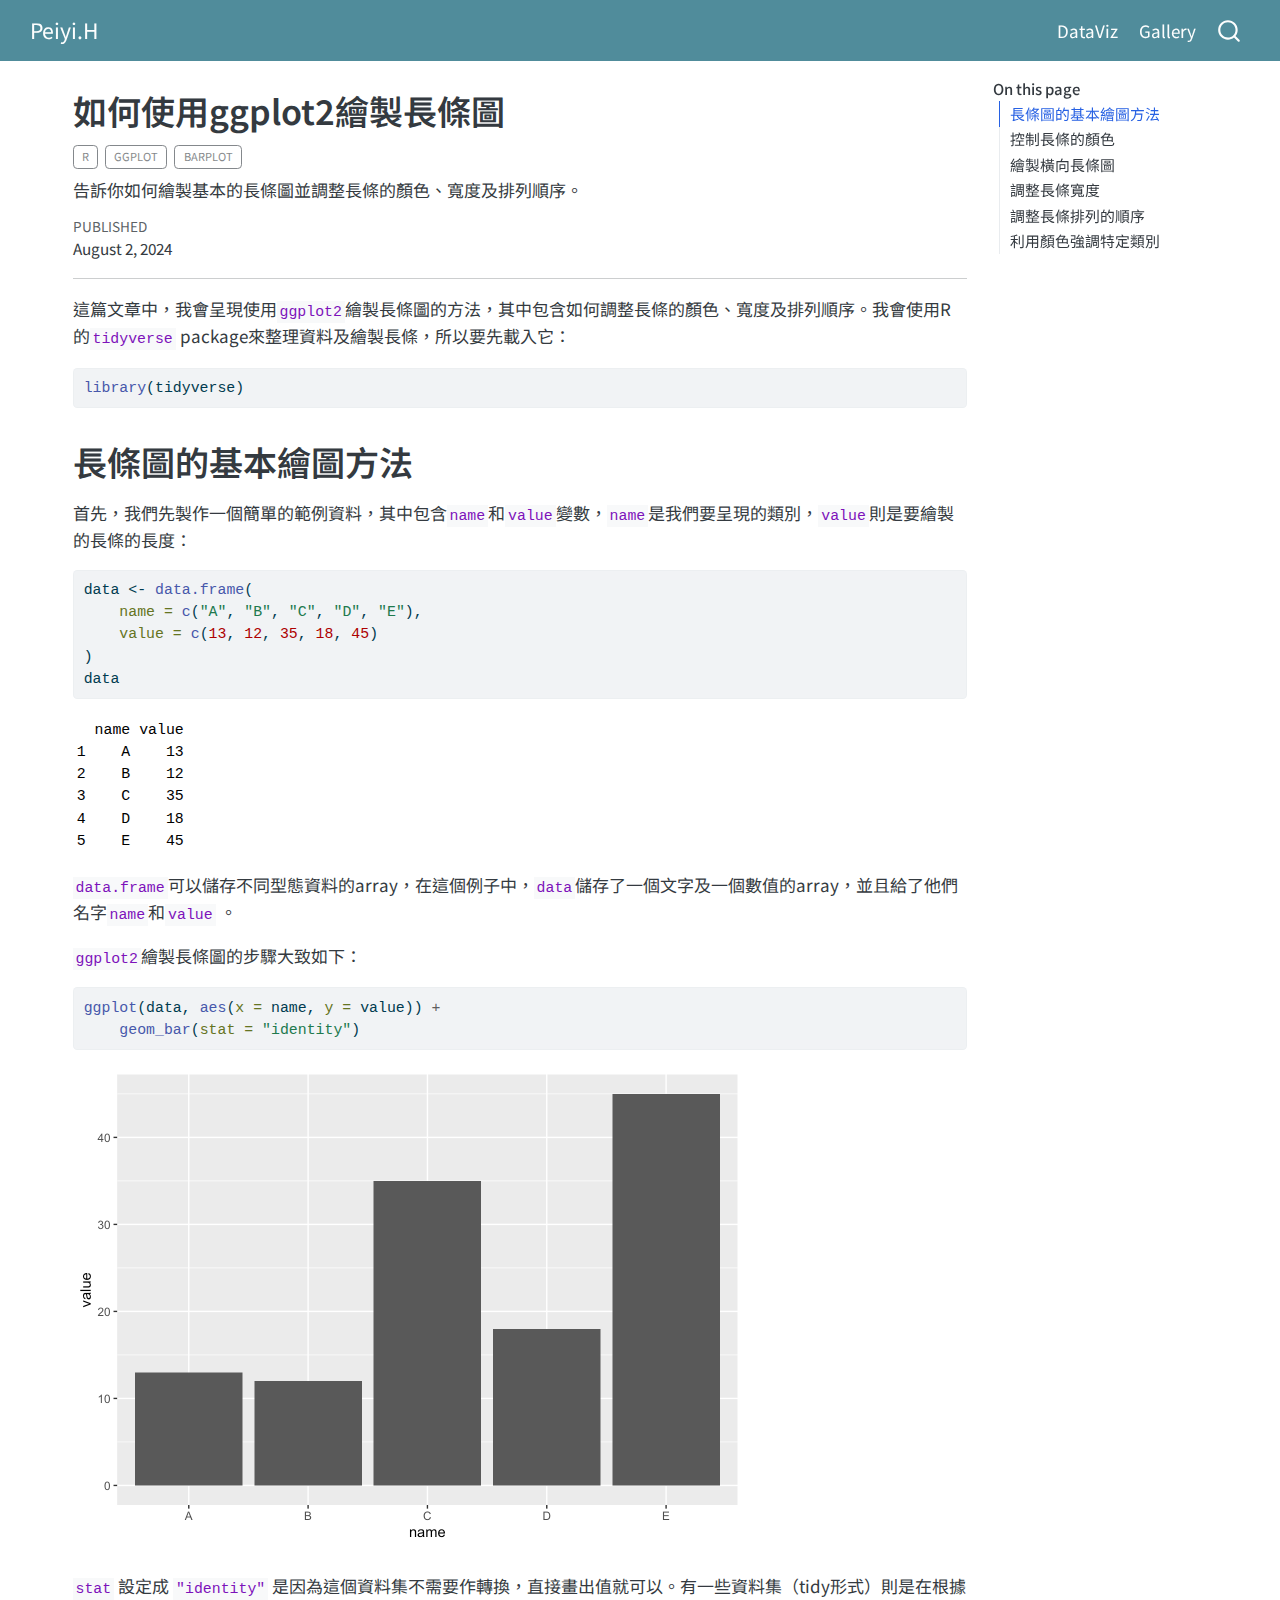
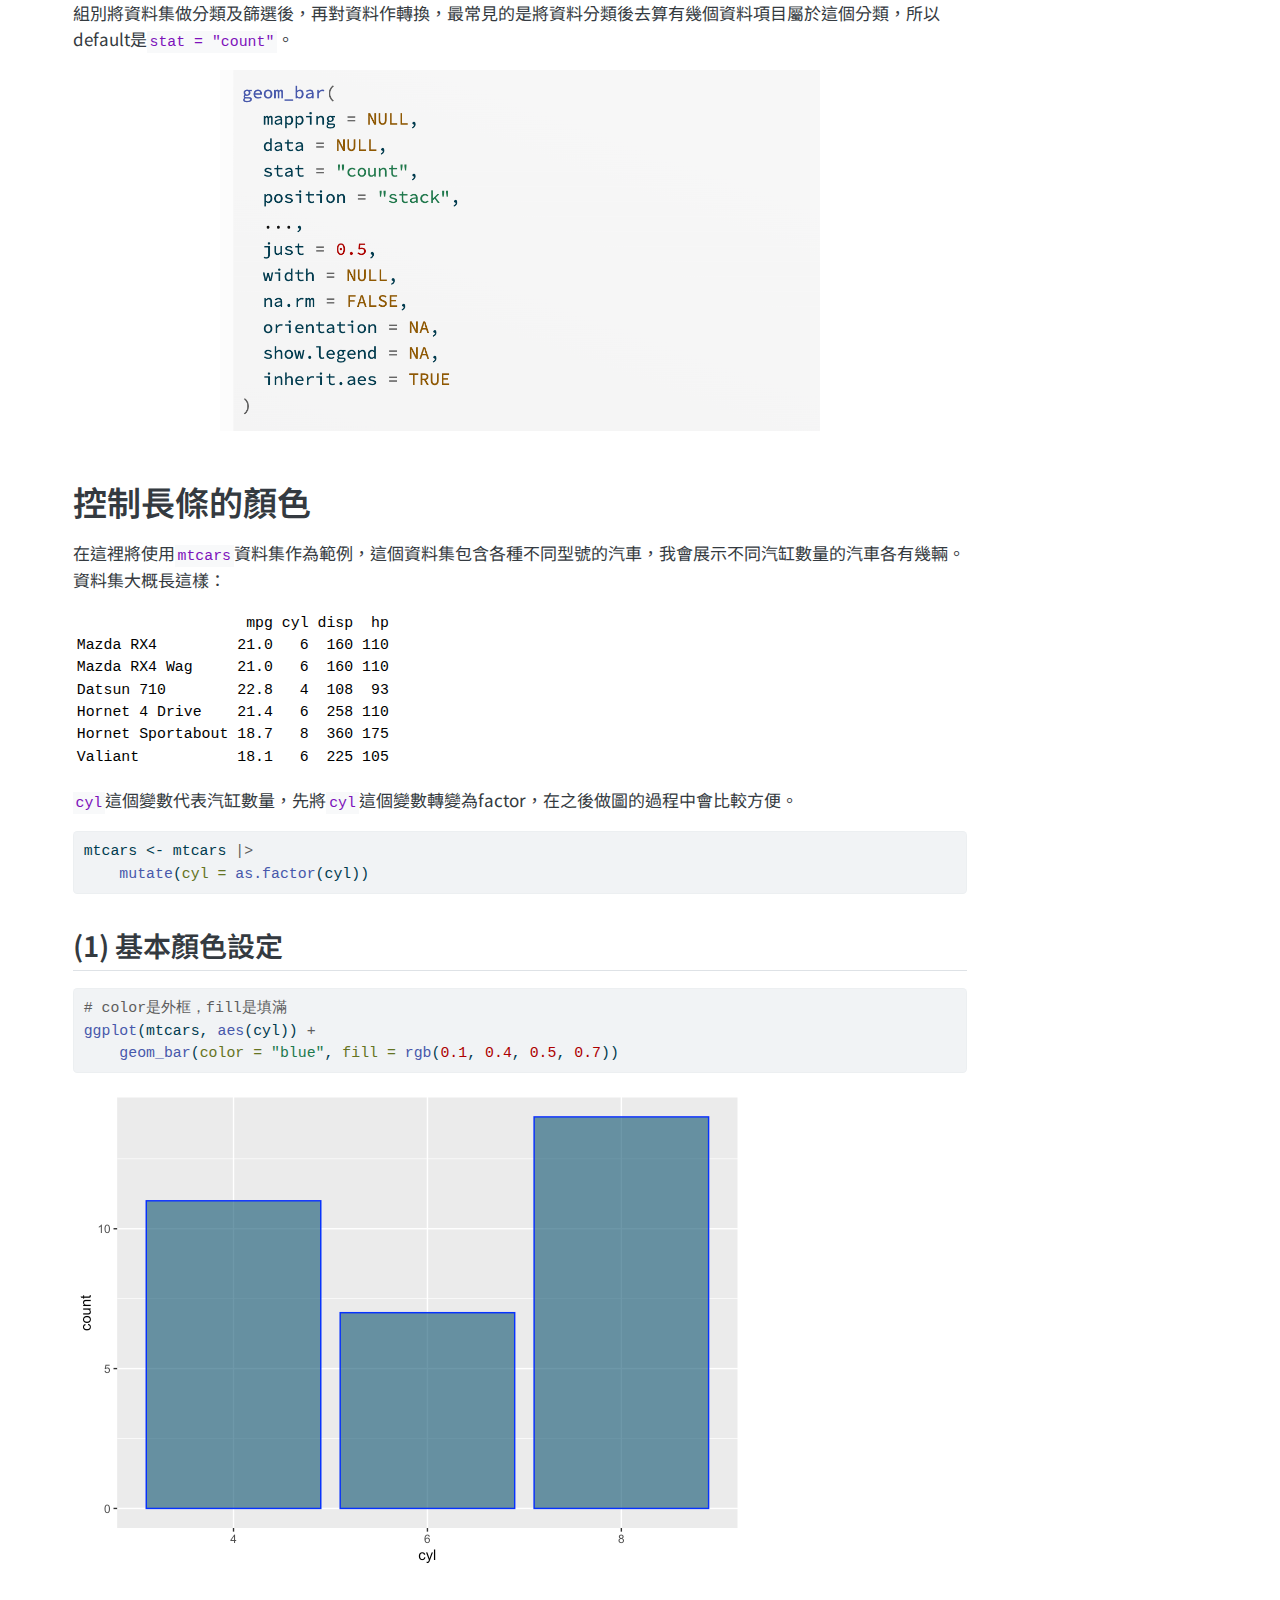
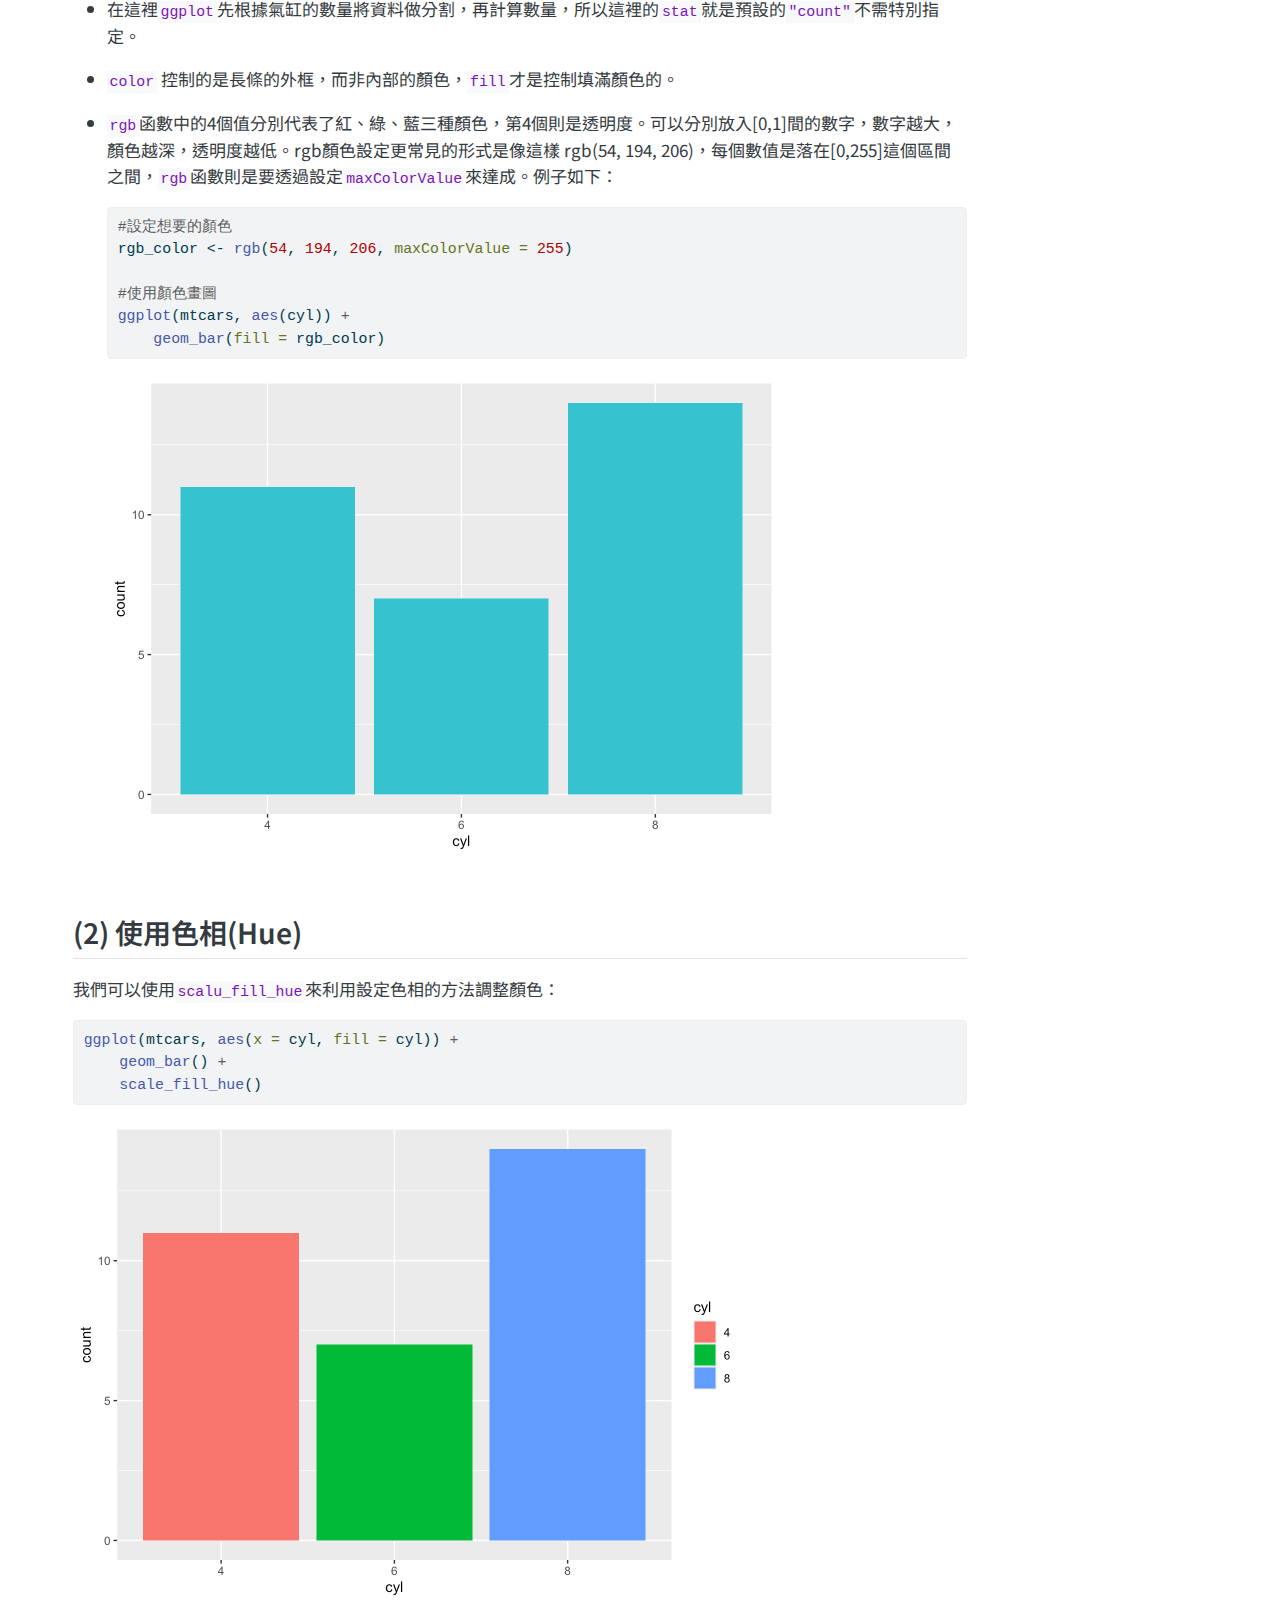
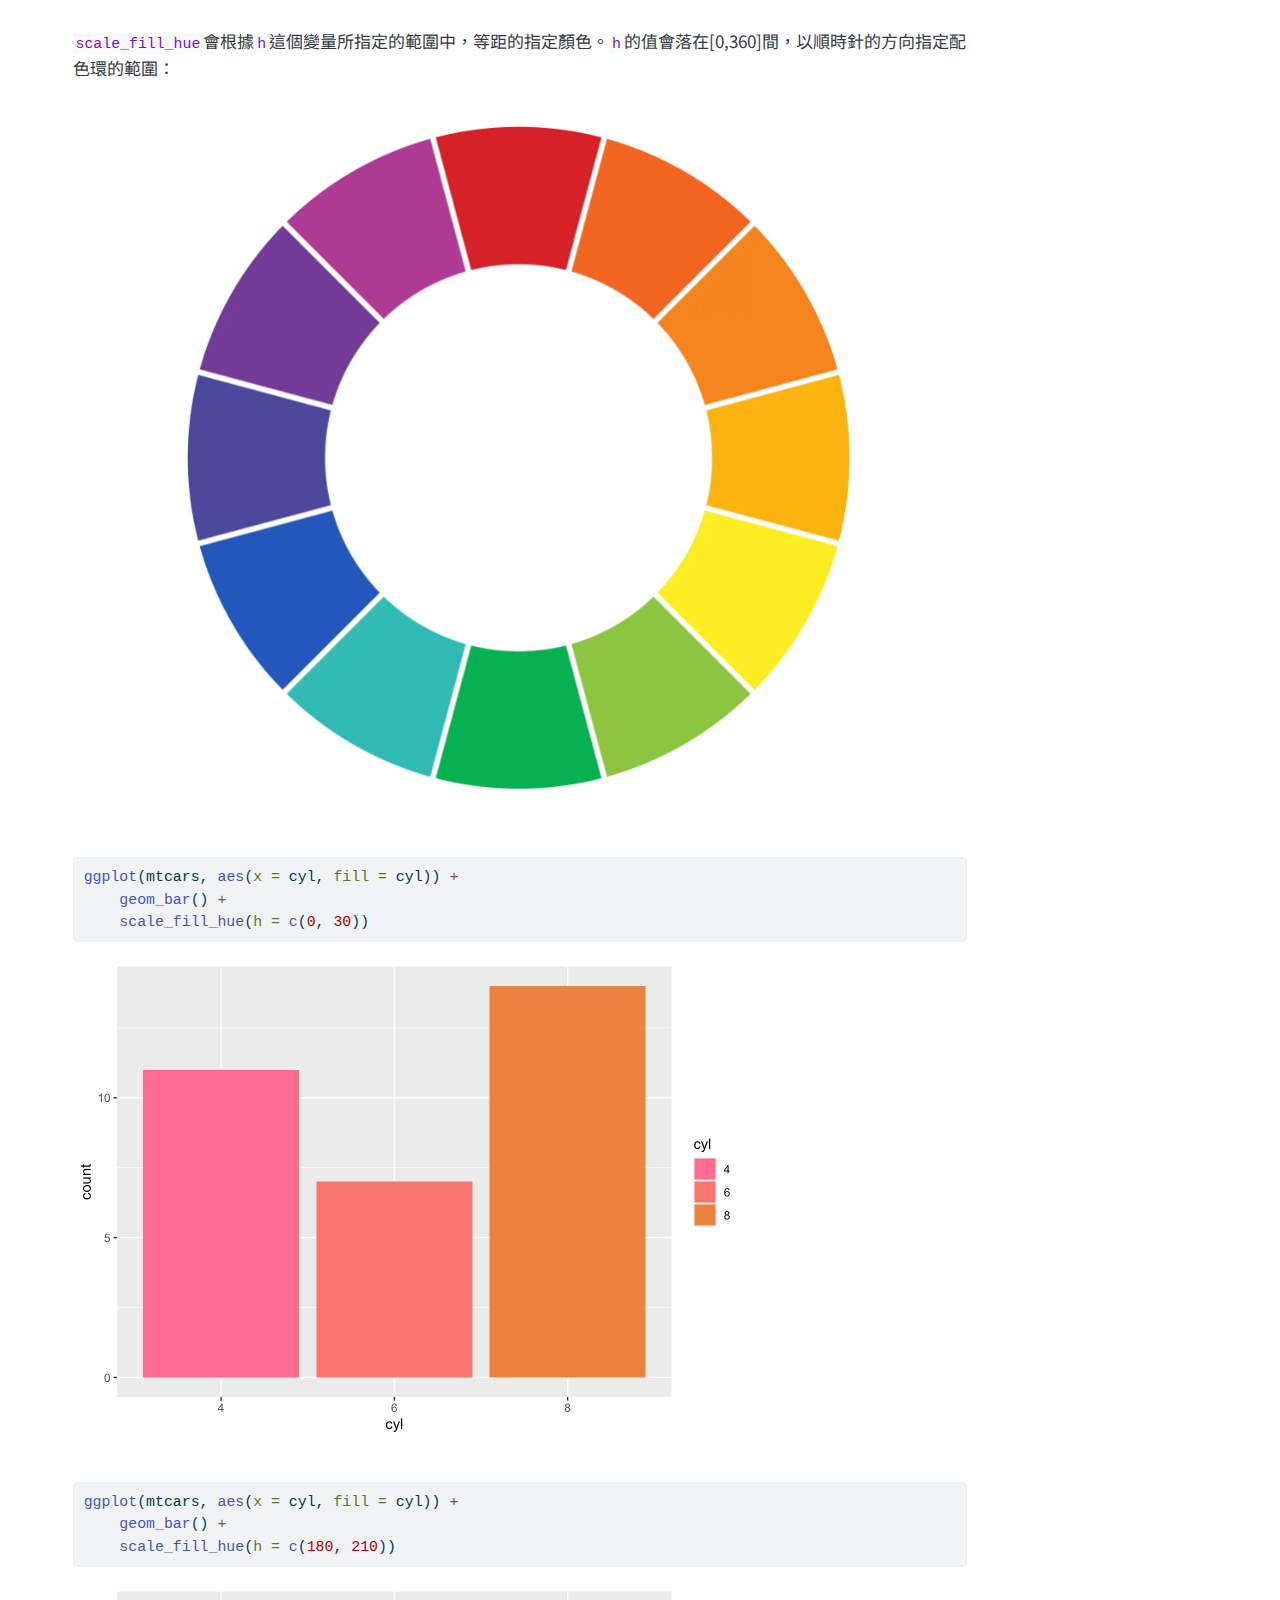
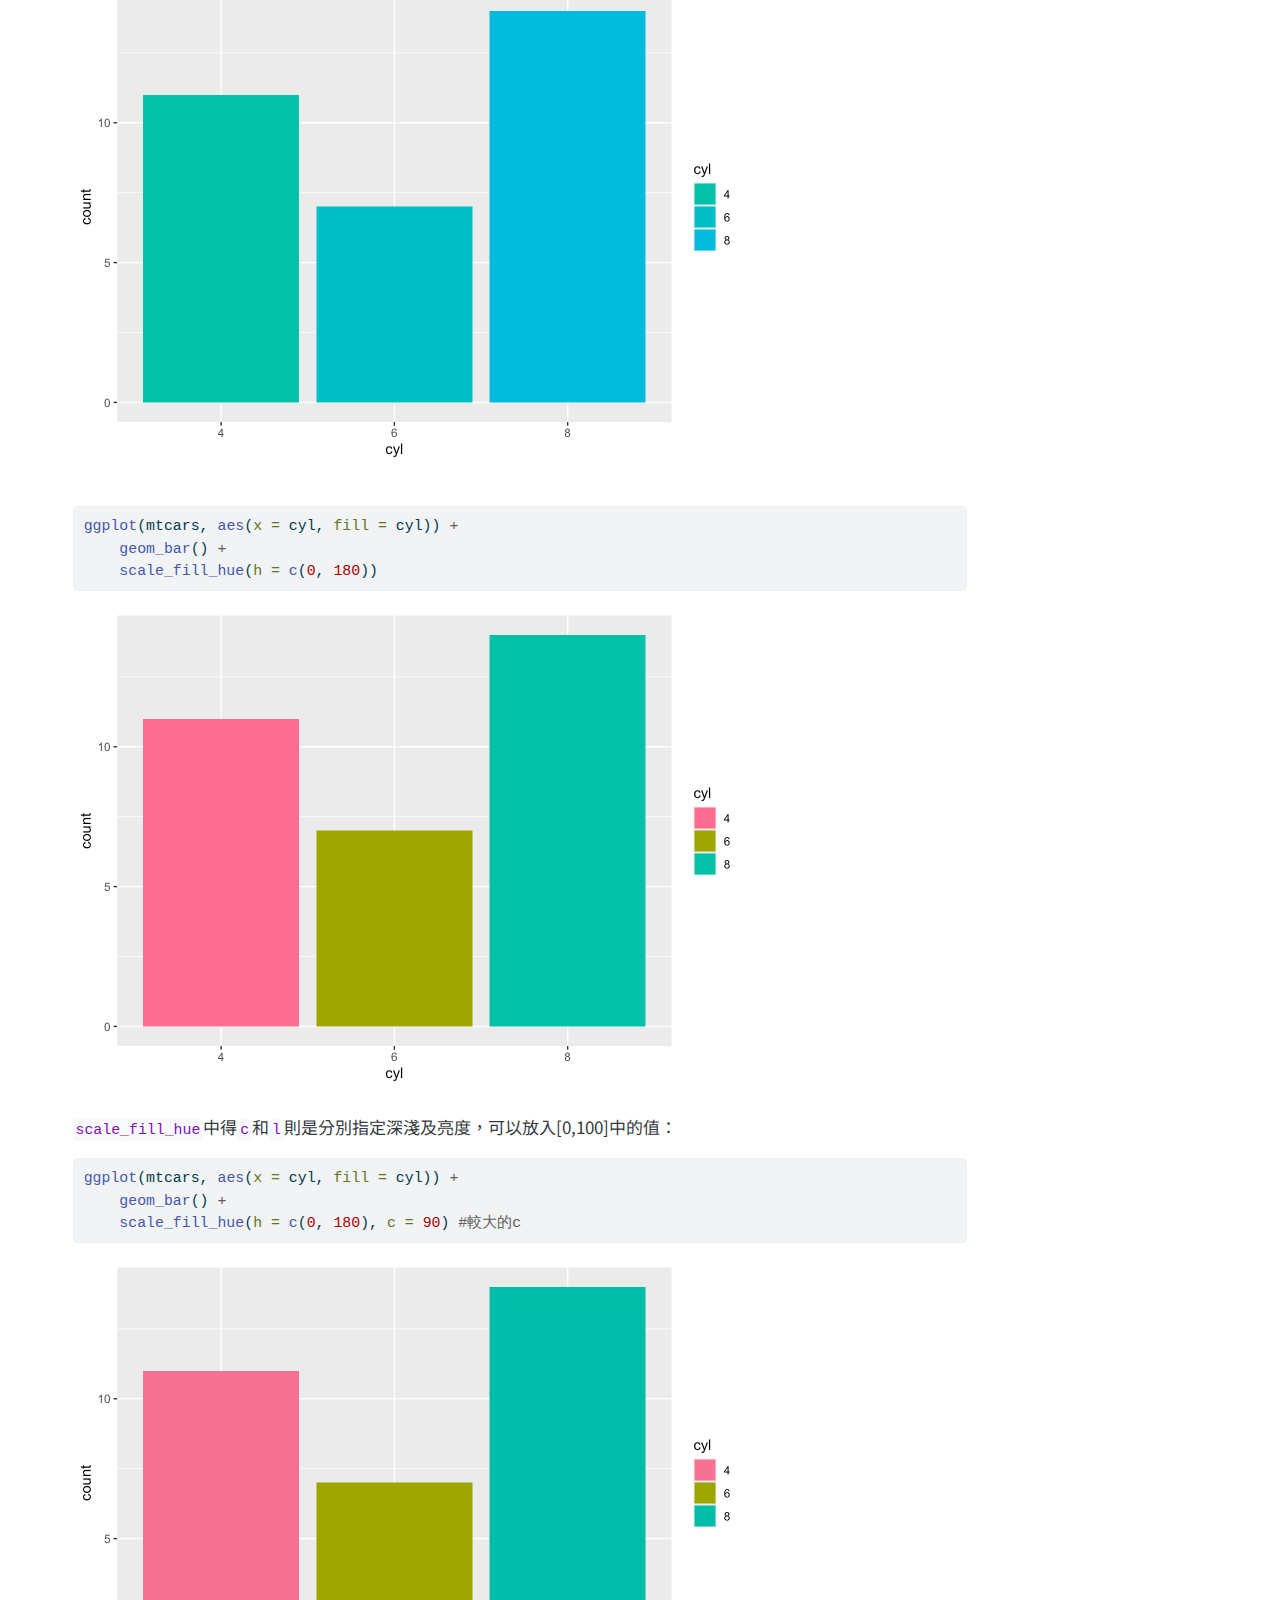
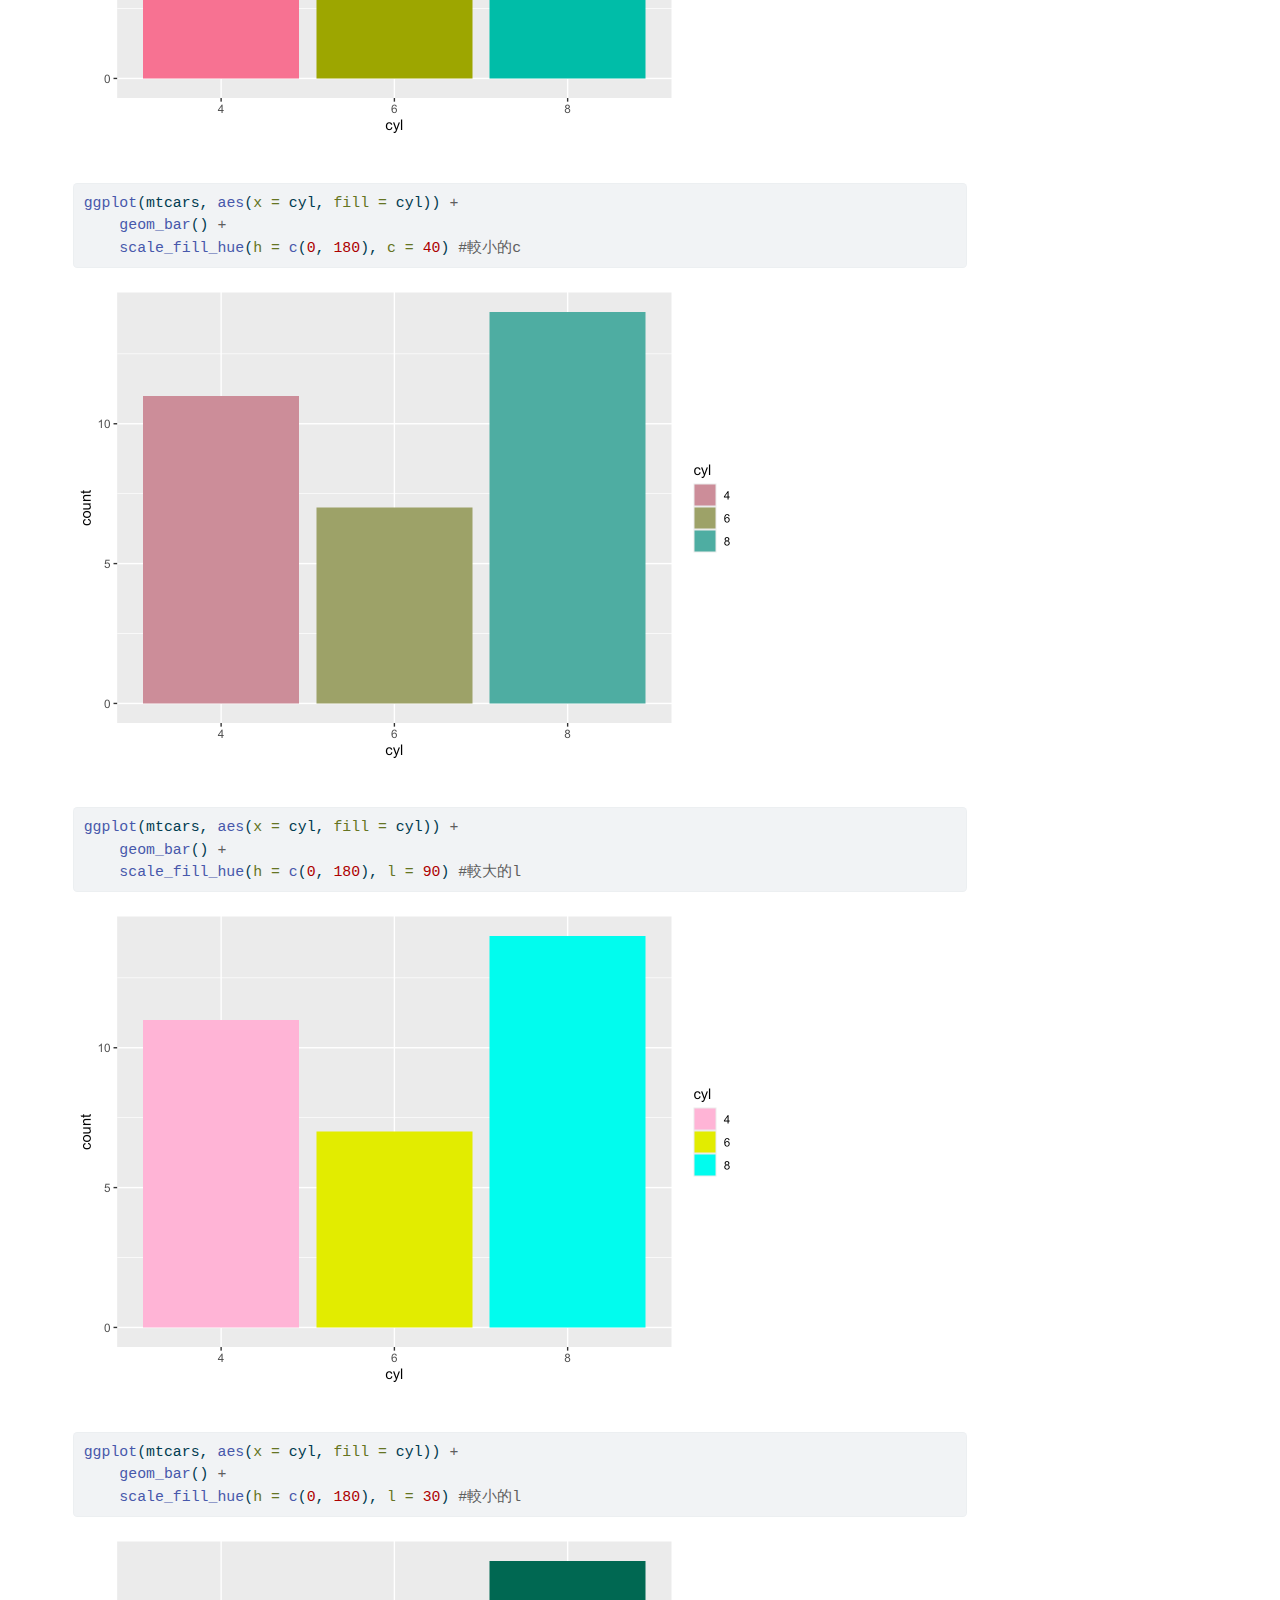
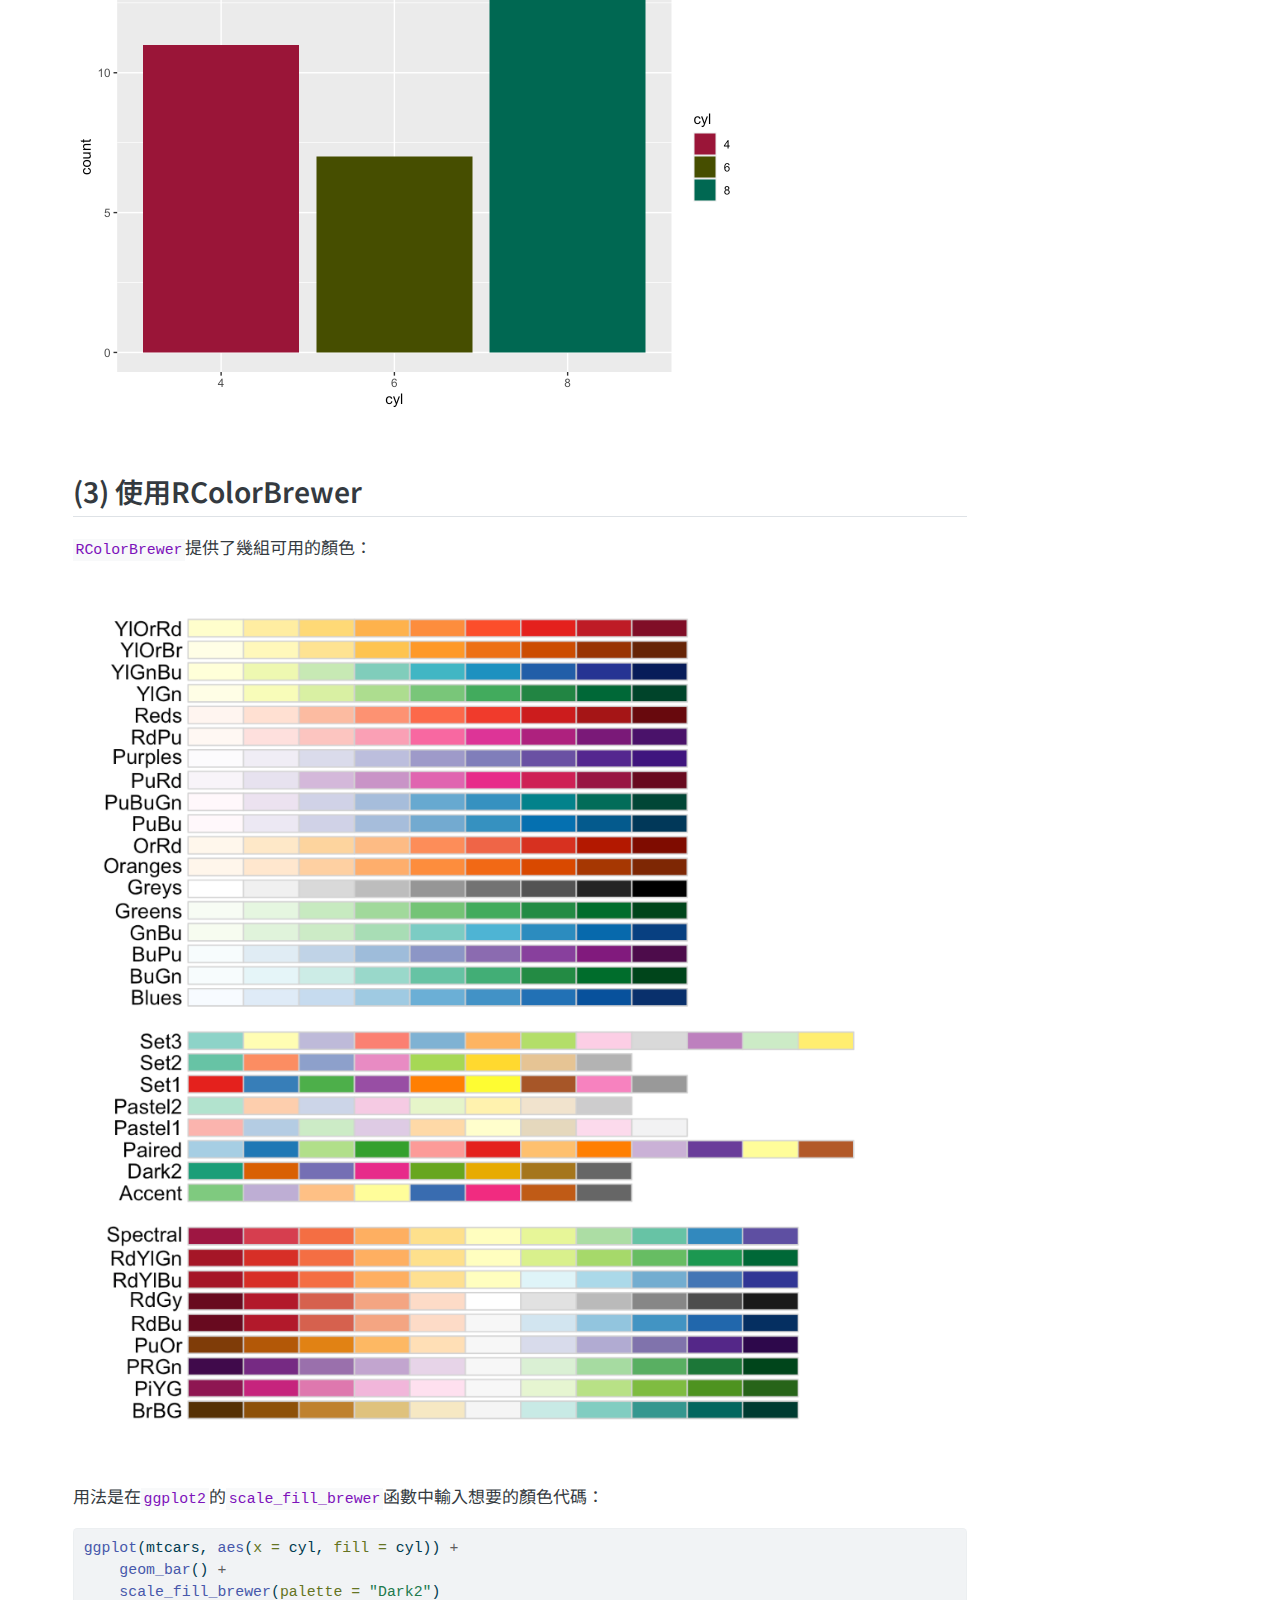
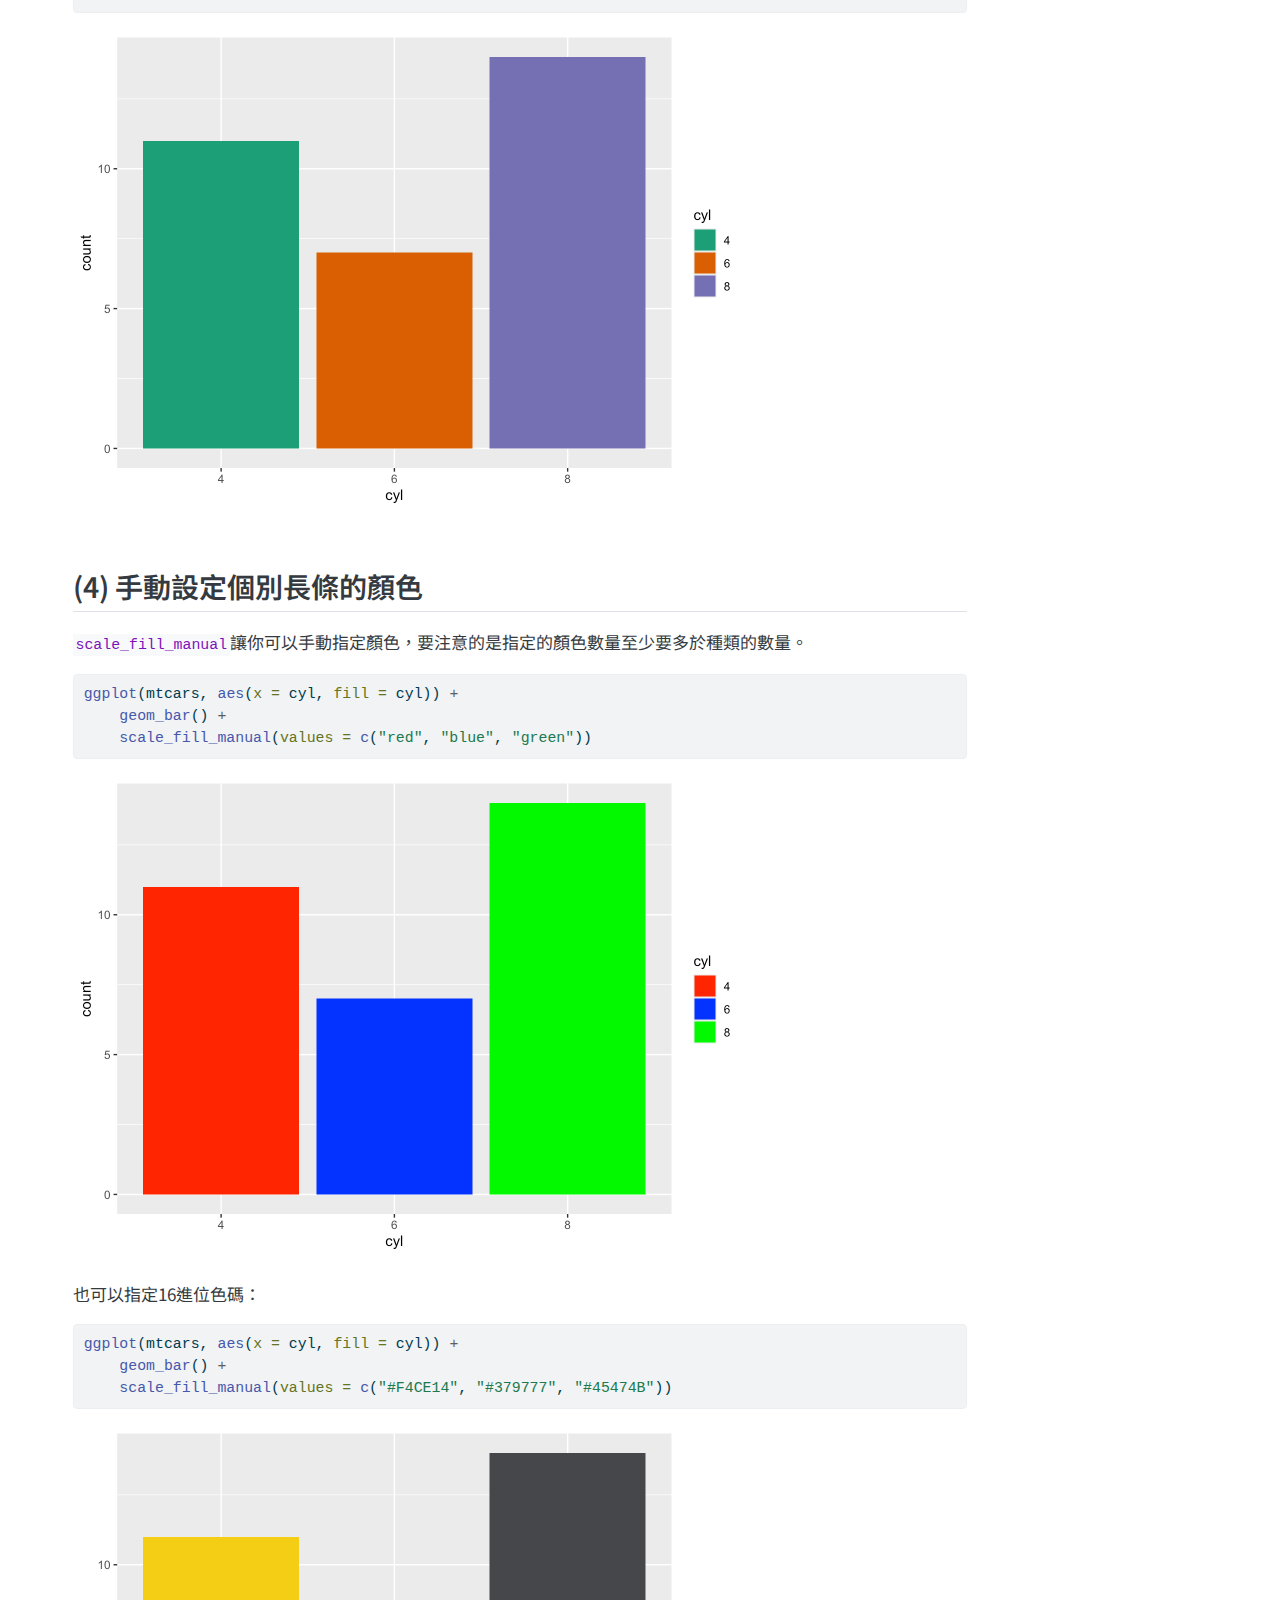
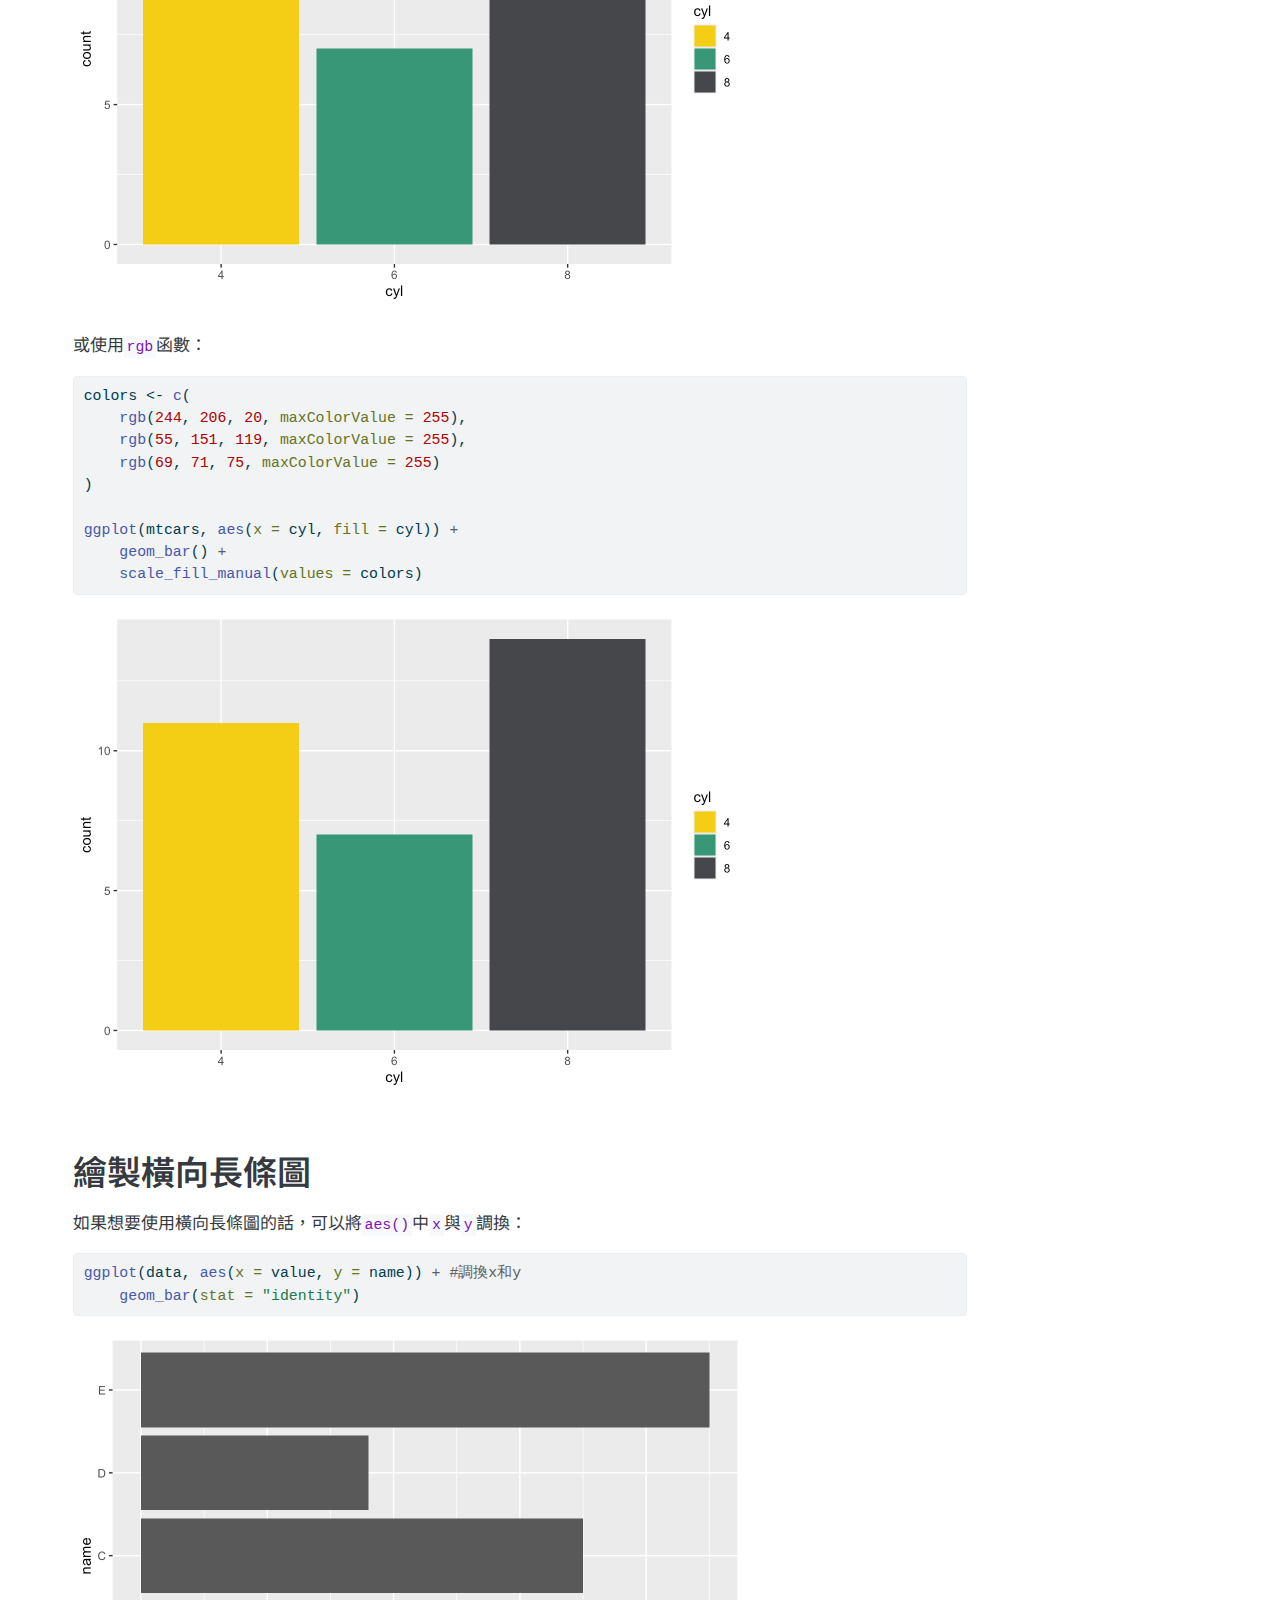
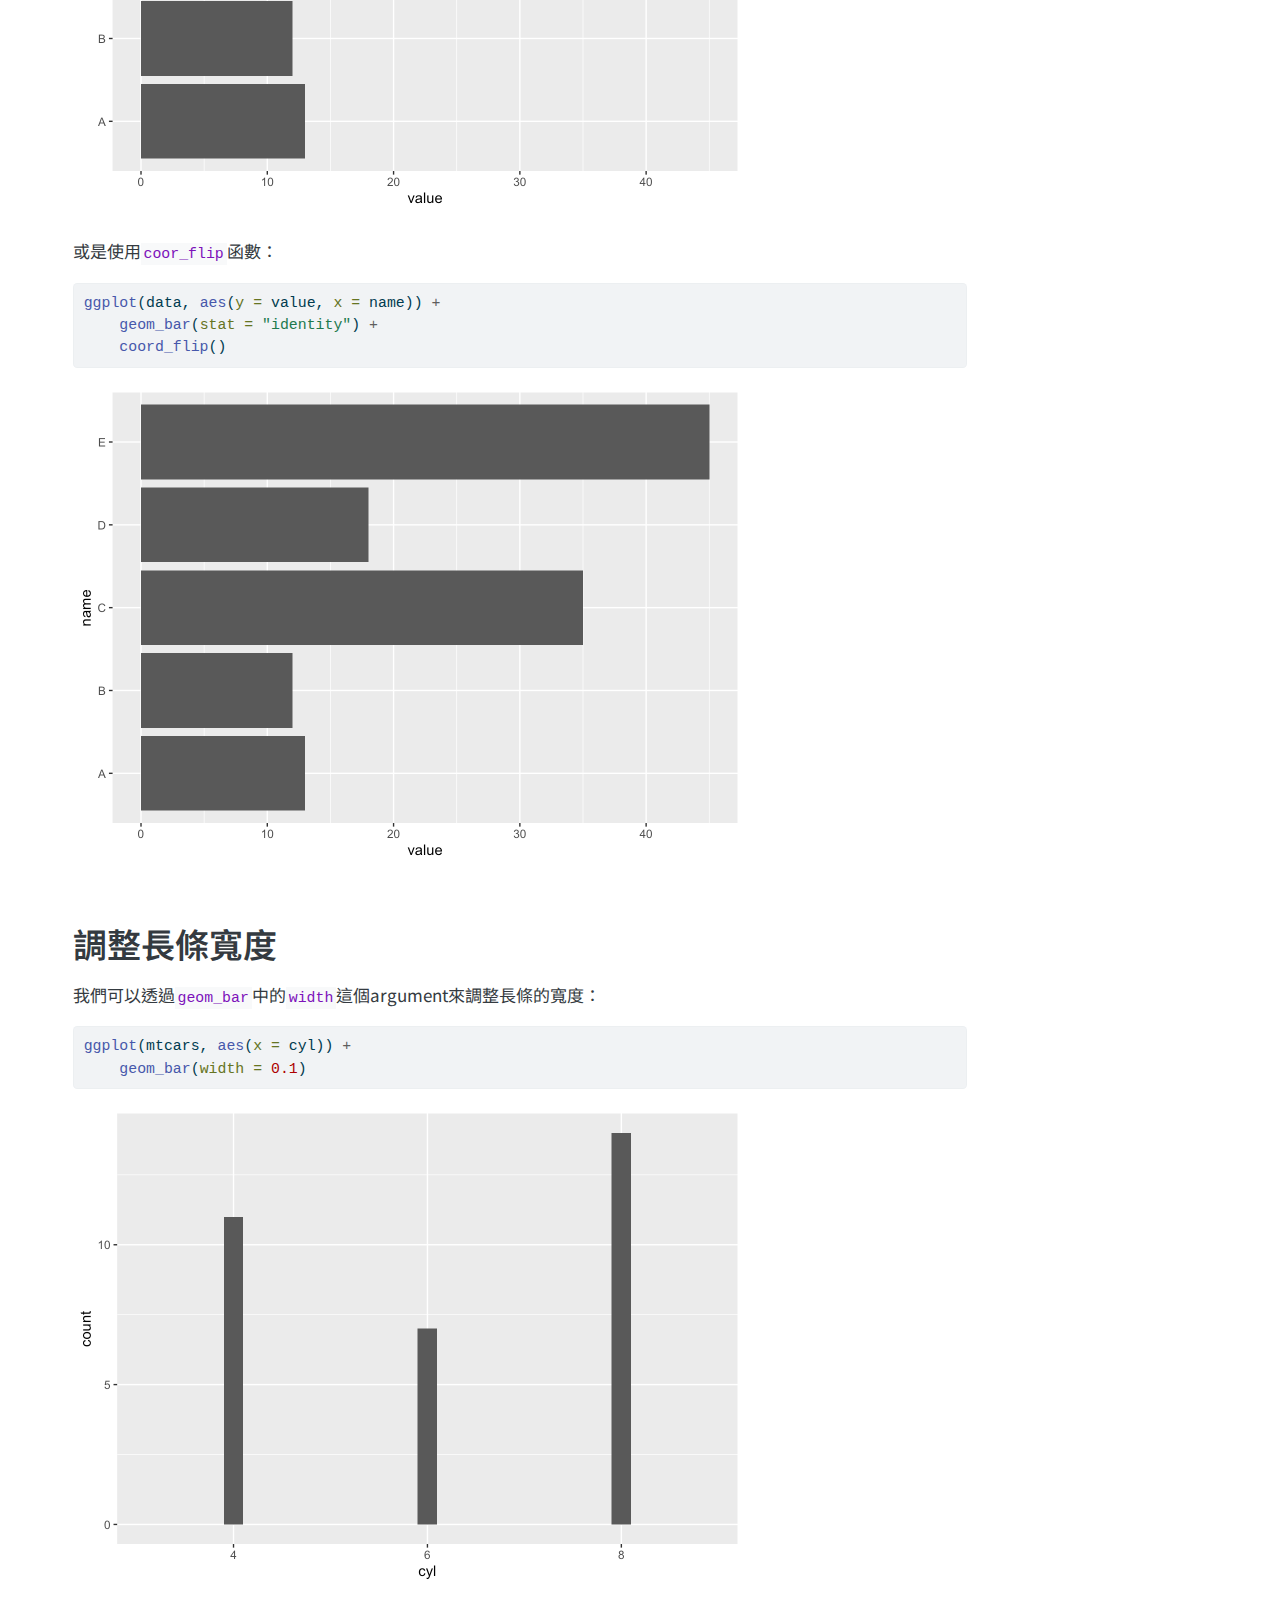
<file: docs/posts/DataViz/2024-08-02_batchart/barplot.html>
<!DOCTYPE html>
<html xmlns="http://www.w3.org/1999/xhtml" lang="en" xml:lang="en"><head>

<meta charset="utf-8">
<meta name="generator" content="quarto-1.5.43">

<meta name="viewport" content="width=device-width, initial-scale=1.0, user-scalable=yes">

<meta name="dcterms.date" content="2024-08-02">
<meta name="description" content="告訴你如何繪製基本的長條圖並調整長條的顏色、寬度及排列順序。">

<title>Peiyi.H – 如何使用ggplot2繪製長條圖</title>
<style>
code{white-space: pre-wrap;}
span.smallcaps{font-variant: small-caps;}
div.columns{display: flex; gap: min(4vw, 1.5em);}
div.column{flex: auto; overflow-x: auto;}
div.hanging-indent{margin-left: 1.5em; text-indent: -1.5em;}
ul.task-list{list-style: none;}
ul.task-list li input[type="checkbox"] {
  width: 0.8em;
  margin: 0 0.8em 0.2em -1em; /* quarto-specific, see https://github.com/quarto-dev/quarto-cli/issues/4556 */ 
  vertical-align: middle;
}
/* CSS for syntax highlighting */
pre > code.sourceCode { white-space: pre; position: relative; }
pre > code.sourceCode > span { line-height: 1.25; }
pre > code.sourceCode > span:empty { height: 1.2em; }
.sourceCode { overflow: visible; }
code.sourceCode > span { color: inherit; text-decoration: inherit; }
div.sourceCode { margin: 1em 0; }
pre.sourceCode { margin: 0; }
@media screen {
div.sourceCode { overflow: auto; }
}
@media print {
pre > code.sourceCode { white-space: pre-wrap; }
pre > code.sourceCode > span { display: inline-block; text-indent: -5em; padding-left: 5em; }
}
pre.numberSource code
  { counter-reset: source-line 0; }
pre.numberSource code > span
  { position: relative; left: -4em; counter-increment: source-line; }
pre.numberSource code > span > a:first-child::before
  { content: counter(source-line);
    position: relative; left: -1em; text-align: right; vertical-align: baseline;
    border: none; display: inline-block;
    -webkit-touch-callout: none; -webkit-user-select: none;
    -khtml-user-select: none; -moz-user-select: none;
    -ms-user-select: none; user-select: none;
    padding: 0 4px; width: 4em;
  }
pre.numberSource { margin-left: 3em;  padding-left: 4px; }
div.sourceCode
  {   }
@media screen {
pre > code.sourceCode > span > a:first-child::before { text-decoration: underline; }
}
</style>


<script src="../../../site_libs/quarto-nav/quarto-nav.js"></script>
<script src="../../../site_libs/quarto-nav/headroom.min.js"></script>
<script src="../../../site_libs/clipboard/clipboard.min.js"></script>
<script src="../../../site_libs/quarto-search/autocomplete.umd.js"></script>
<script src="../../../site_libs/quarto-search/fuse.min.js"></script>
<script src="../../../site_libs/quarto-search/quarto-search.js"></script>
<meta name="quarto:offset" content="../../../">
<link href="../../../images/favicon.ico" rel="icon">
<script src="../../../site_libs/quarto-html/quarto.js"></script>
<script src="../../../site_libs/quarto-html/popper.min.js"></script>
<script src="../../../site_libs/quarto-html/tippy.umd.min.js"></script>
<script src="../../../site_libs/quarto-html/anchor.min.js"></script>
<link href="../../../site_libs/quarto-html/tippy.css" rel="stylesheet">
<link href="../../../site_libs/quarto-html/quarto-syntax-highlighting.css" rel="stylesheet" id="quarto-text-highlighting-styles">
<script src="../../../site_libs/bootstrap/bootstrap.min.js"></script>
<link href="../../../site_libs/bootstrap/bootstrap-icons.css" rel="stylesheet">
<link href="../../../site_libs/bootstrap/bootstrap.min.css" rel="stylesheet" id="quarto-bootstrap" data-mode="light">
<script id="quarto-search-options" type="application/json">{
  "location": "navbar",
  "copy-button": false,
  "collapse-after": 3,
  "panel-placement": "end",
  "type": "overlay",
  "limit": 50,
  "keyboard-shortcut": [
    "f",
    "/",
    "s"
  ],
  "show-item-context": false,
  "language": {
    "search-no-results-text": "No results",
    "search-matching-documents-text": "matching documents",
    "search-copy-link-title": "Copy link to search",
    "search-hide-matches-text": "Hide additional matches",
    "search-more-match-text": "more match in this document",
    "search-more-matches-text": "more matches in this document",
    "search-clear-button-title": "Clear",
    "search-text-placeholder": "",
    "search-detached-cancel-button-title": "Cancel",
    "search-submit-button-title": "Submit",
    "search-label": "Search"
  }
}</script>
<link rel="preconnect" href="https://fonts.googleapis.com">
<link rel="preconnect" href="https://fonts.gstatic.com" crossorigin="">
<link href="https://fonts.googleapis.com/css2?family=Noto+Sans+TC:wght@100..900&amp;display=swap" rel="stylesheet">


<link rel="stylesheet" href="../../../styles.css">
</head>

<body class="nav-fixed">

<div id="quarto-search-results"></div>
  <header id="quarto-header" class="headroom fixed-top">
    <nav class="navbar navbar-expand-lg " data-bs-theme="dark">
      <div class="navbar-container container-fluid">
      <div class="navbar-brand-container mx-auto">
    <a class="navbar-brand" href="../../../index.html">
    <span class="navbar-title">Peiyi.H</span>
    </a>
  </div>
            <div id="quarto-search" class="" title="Search"></div>
          <button class="navbar-toggler" type="button" data-bs-toggle="collapse" data-bs-target="#navbarCollapse" aria-controls="navbarCollapse" role="menu" aria-expanded="false" aria-label="Toggle navigation" onclick="if (window.quartoToggleHeadroom) { window.quartoToggleHeadroom(); }">
  <span class="navbar-toggler-icon"></span>
</button>
          <div class="collapse navbar-collapse" id="navbarCollapse">
            <ul class="navbar-nav navbar-nav-scroll ms-auto">
  <li class="nav-item">
    <a class="nav-link" href="../../../dataViz.html"> 
<span class="menu-text">DataViz</span></a>
  </li>  
  <li class="nav-item">
    <a class="nav-link" href="../../../gallery.html"> 
<span class="menu-text">Gallery</span></a>
  </li>  
</ul>
          </div> <!-- /navcollapse -->
            <div class="quarto-navbar-tools">
</div>
      </div> <!-- /container-fluid -->
    </nav>
</header>
<!-- content -->
<div id="quarto-content" class="quarto-container page-columns page-rows-contents page-layout-full page-navbar">
<!-- sidebar -->
<!-- margin-sidebar -->
    <div id="quarto-margin-sidebar" class="sidebar margin-sidebar">
        <nav id="TOC" role="doc-toc" class="toc-active">
    <h2 id="toc-title">On this page</h2>
   
  <ul>
  <li><a href="#長條圖的基本繪圖方法" id="toc-長條圖的基本繪圖方法" class="nav-link active" data-scroll-target="#長條圖的基本繪圖方法">長條圖的基本繪圖方法</a></li>
  <li><a href="#控制長條的顏色" id="toc-控制長條的顏色" class="nav-link" data-scroll-target="#控制長條的顏色">控制長條的顏色</a>
  <ul class="collapse">
  <li><a href="#基本顏色設定" id="toc-基本顏色設定" class="nav-link" data-scroll-target="#基本顏色設定">(1) 基本顏色設定</a></li>
  <li><a href="#使用色相hue" id="toc-使用色相hue" class="nav-link" data-scroll-target="#使用色相hue">(2) 使用色相(Hue)</a></li>
  <li><a href="#使用rcolorbrewer" id="toc-使用rcolorbrewer" class="nav-link" data-scroll-target="#使用rcolorbrewer">(3) 使用RColorBrewer</a></li>
  <li><a href="#手動設定個別長條的顏色" id="toc-手動設定個別長條的顏色" class="nav-link" data-scroll-target="#手動設定個別長條的顏色">(4) 手動設定個別長條的顏色</a></li>
  </ul></li>
  <li><a href="#繪製橫向長條圖" id="toc-繪製橫向長條圖" class="nav-link" data-scroll-target="#繪製橫向長條圖">繪製橫向長條圖</a></li>
  <li><a href="#調整長條寬度" id="toc-調整長條寬度" class="nav-link" data-scroll-target="#調整長條寬度">調整長條寬度</a>
  <ul class="collapse">
  <li><a href="#不同類別使用不同的寬度" id="toc-不同類別使用不同的寬度" class="nav-link" data-scroll-target="#不同類別使用不同的寬度">不同類別使用不同的寬度</a></li>
  </ul></li>
  <li><a href="#調整長條排列的順序" id="toc-調整長條排列的順序" class="nav-link" data-scroll-target="#調整長條排列的順序">調整長條排列的順序</a></li>
  <li><a href="#利用顏色強調特定類別" id="toc-利用顏色強調特定類別" class="nav-link" data-scroll-target="#利用顏色強調特定類別">利用顏色強調特定類別</a></li>
  </ul>
</nav>
    </div>
<!-- main -->
<main class="content column-page-left" id="quarto-document-content">

<header id="title-block-header" class="quarto-title-block default">
<div class="quarto-title">
<h1 class="title">如何使用ggplot2繪製長條圖</h1>
  <div class="quarto-categories">
    <div class="quarto-category">R</div>
    <div class="quarto-category">ggplot</div>
    <div class="quarto-category">barplot</div>
  </div>
  </div>

<div>
  <div class="description">
    告訴你如何繪製基本的長條圖並調整長條的顏色、寬度及排列順序。
  </div>
</div>


<div class="quarto-title-meta column-page-left">

    
    <div>
    <div class="quarto-title-meta-heading">Published</div>
    <div class="quarto-title-meta-contents">
      <p class="date">August 2, 2024</p>
    </div>
  </div>
  
    
  </div>
  


</header>


<hr>
<p>這篇文章中，我會呈現使用<code>ggplot2</code>繪製長條圖的方法，其中包含如何調整長條的顏色、寬度及排列順序。我會使用R的<code>tidyverse</code> package來整理資料及繪製長條，所以要先載入它：</p>
<div class="cell">
<div class="sourceCode cell-code" id="cb1"><pre class="sourceCode r code-with-copy"><code class="sourceCode r"><span id="cb1-1"><a href="#cb1-1" aria-hidden="true" tabindex="-1"></a><span class="fu">library</span>(tidyverse)</span></code><button title="Copy to Clipboard" class="code-copy-button"><i class="bi"></i></button></pre></div>
</div>
<section id="長條圖的基本繪圖方法" class="level1">
<h1>長條圖的基本繪圖方法</h1>
<p>首先，我們先製作一個簡單的範例資料，其中包含<code>name</code>和<code>value</code>變數，<code>name</code>是我們要呈現的類別，<code>value</code>則是要繪製的長條的長度：</p>
<div class="cell">
<div class="sourceCode cell-code" id="cb2"><pre class="sourceCode r code-with-copy"><code class="sourceCode r"><span id="cb2-1"><a href="#cb2-1" aria-hidden="true" tabindex="-1"></a>data <span class="ot">&lt;-</span> <span class="fu">data.frame</span>(</span>
<span id="cb2-2"><a href="#cb2-2" aria-hidden="true" tabindex="-1"></a>    <span class="at">name =</span> <span class="fu">c</span>(<span class="st">"A"</span>, <span class="st">"B"</span>, <span class="st">"C"</span>, <span class="st">"D"</span>, <span class="st">"E"</span>),</span>
<span id="cb2-3"><a href="#cb2-3" aria-hidden="true" tabindex="-1"></a>    <span class="at">value =</span> <span class="fu">c</span>(<span class="dv">13</span>, <span class="dv">12</span>, <span class="dv">35</span>, <span class="dv">18</span>, <span class="dv">45</span>)</span>
<span id="cb2-4"><a href="#cb2-4" aria-hidden="true" tabindex="-1"></a>)</span>
<span id="cb2-5"><a href="#cb2-5" aria-hidden="true" tabindex="-1"></a>data</span></code><button title="Copy to Clipboard" class="code-copy-button"><i class="bi"></i></button></pre></div>
<div class="cell-output cell-output-stdout">
<pre><code>  name value
1    A    13
2    B    12
3    C    35
4    D    18
5    E    45</code></pre>
</div>
</div>
<p><code>data.frame</code>可以儲存不同型態資料的array，在這個例子中，<code>data</code>儲存了一個文字及一個數值的array，並且給了他們名字<code>name</code>和<code>value</code> 。</p>
<p><code>ggplot2</code>繪製長條圖的步驟大致如下：</p>
<div class="cell">
<div class="sourceCode cell-code" id="cb4"><pre class="sourceCode r code-with-copy"><code class="sourceCode r"><span id="cb4-1"><a href="#cb4-1" aria-hidden="true" tabindex="-1"></a><span class="fu">ggplot</span>(data, <span class="fu">aes</span>(<span class="at">x =</span> name, <span class="at">y =</span> value)) <span class="sc">+</span> </span>
<span id="cb4-2"><a href="#cb4-2" aria-hidden="true" tabindex="-1"></a>    <span class="fu">geom_bar</span>(<span class="at">stat =</span> <span class="st">"identity"</span>)</span></code><button title="Copy to Clipboard" class="code-copy-button"><i class="bi"></i></button></pre></div>
<div class="cell-output-display">
<div>
<figure class="figure">
<p><img src="barplot_files/figure-html/unnamed-chunk-3-1.png" class="img-fluid figure-img" width="672"></p>
</figure>
</div>
</div>
</div>
<p><code>stat</code> 設定成 <code>"identity"</code> 是因為這個資料集不需要作轉換，直接畫出值就可以。有一些資料集（tidy形式）則是在根據組別將資料集做分類及篩選後，再對資料作轉換，最常見的是將資料分類後去算有幾個資料項目屬於這個分類，所以default是<code>stat = "count"</code>。</p>
<div class="quarto-figure quarto-figure-center">
<figure class="figure">
<p><img src="images/1-1.png" class="img-fluid quarto-figure quarto-figure-center figure-img" width="600"></p>
</figure>
</div>
</section>
<section id="控制長條的顏色" class="level1">
<h1>控制長條的顏色</h1>
<p>在這裡將使用<code>mtcars</code>資料集作為範例，這個資料集包含各種不同型號的汽車，我會展示不同汽缸數量的汽車各有幾輛。資料集大概長這樣：</p>
<div class="cell">
<div class="cell-output cell-output-stdout">
<pre><code>                   mpg cyl disp  hp
Mazda RX4         21.0   6  160 110
Mazda RX4 Wag     21.0   6  160 110
Datsun 710        22.8   4  108  93
Hornet 4 Drive    21.4   6  258 110
Hornet Sportabout 18.7   8  360 175
Valiant           18.1   6  225 105</code></pre>
</div>
</div>
<p><code>cyl</code>這個變數代表汽缸數量，先將<code>cyl</code>這個變數轉變為factor，在之後做圖的過程中會比較方便。</p>
<div class="cell">
<div class="sourceCode cell-code" id="cb6"><pre class="sourceCode r code-with-copy"><code class="sourceCode r"><span id="cb6-1"><a href="#cb6-1" aria-hidden="true" tabindex="-1"></a>mtcars <span class="ot">&lt;-</span> mtcars <span class="sc">|&gt;</span> </span>
<span id="cb6-2"><a href="#cb6-2" aria-hidden="true" tabindex="-1"></a>    <span class="fu">mutate</span>(<span class="at">cyl =</span> <span class="fu">as.factor</span>(cyl))</span></code><button title="Copy to Clipboard" class="code-copy-button"><i class="bi"></i></button></pre></div>
</div>
<section id="基本顏色設定" class="level2">
<h2 class="anchored" data-anchor-id="基本顏色設定">(1) 基本顏色設定</h2>
<div class="cell">
<div class="sourceCode cell-code" id="cb7"><pre class="sourceCode r code-with-copy"><code class="sourceCode r"><span id="cb7-1"><a href="#cb7-1" aria-hidden="true" tabindex="-1"></a><span class="co"># color是外框，fill是填滿</span></span>
<span id="cb7-2"><a href="#cb7-2" aria-hidden="true" tabindex="-1"></a><span class="fu">ggplot</span>(mtcars, <span class="fu">aes</span>(cyl)) <span class="sc">+</span></span>
<span id="cb7-3"><a href="#cb7-3" aria-hidden="true" tabindex="-1"></a>    <span class="fu">geom_bar</span>(<span class="at">color =</span> <span class="st">"blue"</span>, <span class="at">fill =</span> <span class="fu">rgb</span>(<span class="fl">0.1</span>, <span class="fl">0.4</span>, <span class="fl">0.5</span>, <span class="fl">0.7</span>))</span></code><button title="Copy to Clipboard" class="code-copy-button"><i class="bi"></i></button></pre></div>
<div class="cell-output-display">
<div>
<figure class="figure">
<p><img src="barplot_files/figure-html/unnamed-chunk-6-1.png" class="img-fluid figure-img" width="672"></p>
</figure>
</div>
</div>
</div>
<ul>
<li><p>在這裡<code>ggplot</code>先根據氣缸的數量將資料做分割，再計算數量，所以這裡的<code>stat</code>就是預設的<code>"count"</code>不需特別指定。</p></li>
<li><p><code>color</code> 控制的是長條的外框，而非內部的顏色，<code>fill</code>才是控制填滿顏色的。</p></li>
<li><p><code>rgb</code>函數中的4個值分別代表了紅、綠、藍三種顏色，第4個則是透明度。可以分別放入[0,1]間的數字，數字越大，顏色越深，透明度越低。rgb顏色設定更常見的形式是像這樣 rgb(54, 194, 206)，每個數值是落在[0,255]這個區間之間，<code>rgb</code>函數則是要透過設定<code>maxColorValue</code>來達成。例子如下：</p>
<div class="cell">
<div class="sourceCode cell-code" id="cb8"><pre class="sourceCode r code-with-copy"><code class="sourceCode r"><span id="cb8-1"><a href="#cb8-1" aria-hidden="true" tabindex="-1"></a><span class="co">#設定想要的顏色</span></span>
<span id="cb8-2"><a href="#cb8-2" aria-hidden="true" tabindex="-1"></a>rgb_color <span class="ot">&lt;-</span> <span class="fu">rgb</span>(<span class="dv">54</span>, <span class="dv">194</span>, <span class="dv">206</span>, <span class="at">maxColorValue =</span> <span class="dv">255</span>)</span>
<span id="cb8-3"><a href="#cb8-3" aria-hidden="true" tabindex="-1"></a></span>
<span id="cb8-4"><a href="#cb8-4" aria-hidden="true" tabindex="-1"></a><span class="co">#使用顏色畫圖</span></span>
<span id="cb8-5"><a href="#cb8-5" aria-hidden="true" tabindex="-1"></a><span class="fu">ggplot</span>(mtcars, <span class="fu">aes</span>(cyl)) <span class="sc">+</span></span>
<span id="cb8-6"><a href="#cb8-6" aria-hidden="true" tabindex="-1"></a>    <span class="fu">geom_bar</span>(<span class="at">fill =</span> rgb_color)</span></code><button title="Copy to Clipboard" class="code-copy-button"><i class="bi"></i></button></pre></div>
<div class="cell-output-display">
<div>
<figure class="figure">
<p><img src="barplot_files/figure-html/unnamed-chunk-7-1.png" class="img-fluid figure-img" width="672"></p>
</figure>
</div>
</div>
</div></li>
</ul>
</section>
<section id="使用色相hue" class="level2">
<h2 class="anchored" data-anchor-id="使用色相hue">(2) 使用色相(Hue)</h2>
<p>我們可以使用<code>scalu_fill_hue</code>來利用設定色相的方法調整顏色：</p>
<div class="cell">
<div class="sourceCode cell-code" id="cb9"><pre class="sourceCode r code-with-copy"><code class="sourceCode r"><span id="cb9-1"><a href="#cb9-1" aria-hidden="true" tabindex="-1"></a><span class="fu">ggplot</span>(mtcars, <span class="fu">aes</span>(<span class="at">x =</span> cyl, <span class="at">fill =</span> cyl)) <span class="sc">+</span></span>
<span id="cb9-2"><a href="#cb9-2" aria-hidden="true" tabindex="-1"></a>    <span class="fu">geom_bar</span>() <span class="sc">+</span></span>
<span id="cb9-3"><a href="#cb9-3" aria-hidden="true" tabindex="-1"></a>    <span class="fu">scale_fill_hue</span>()</span></code><button title="Copy to Clipboard" class="code-copy-button"><i class="bi"></i></button></pre></div>
<div class="cell-output-display">
<div>
<figure class="figure">
<p><img src="barplot_files/figure-html/unnamed-chunk-8-1.png" class="img-fluid figure-img" width="672"></p>
</figure>
</div>
</div>
</div>
<p><code>scale_fill_hue</code>會根據<code>h</code>這個變量所指定的範圍中，等距的指定顏色。<code>h</code>的值會落在[0,360]間，以順時針的方向指定配色環的範圍：</p>
<div class="quarto-figure quarto-figure-center">
<figure class="figure">
<p><img src="images/colorwheel.png" class="img-fluid quarto-figure quarto-figure-center figure-img" width="750"></p>
</figure>
</div>
<div class="cell">
<div class="sourceCode cell-code" id="cb10"><pre class="sourceCode r code-with-copy"><code class="sourceCode r"><span id="cb10-1"><a href="#cb10-1" aria-hidden="true" tabindex="-1"></a><span class="fu">ggplot</span>(mtcars, <span class="fu">aes</span>(<span class="at">x =</span> cyl, <span class="at">fill =</span> cyl)) <span class="sc">+</span></span>
<span id="cb10-2"><a href="#cb10-2" aria-hidden="true" tabindex="-1"></a>    <span class="fu">geom_bar</span>() <span class="sc">+</span></span>
<span id="cb10-3"><a href="#cb10-3" aria-hidden="true" tabindex="-1"></a>    <span class="fu">scale_fill_hue</span>(<span class="at">h =</span> <span class="fu">c</span>(<span class="dv">0</span>, <span class="dv">30</span>))</span></code><button title="Copy to Clipboard" class="code-copy-button"><i class="bi"></i></button></pre></div>
<div class="cell-output-display">
<div>
<figure class="figure">
<p><img src="barplot_files/figure-html/unnamed-chunk-9-1.png" class="img-fluid figure-img" width="672"></p>
</figure>
</div>
</div>
</div>
<div class="cell">
<div class="sourceCode cell-code" id="cb11"><pre class="sourceCode r code-with-copy"><code class="sourceCode r"><span id="cb11-1"><a href="#cb11-1" aria-hidden="true" tabindex="-1"></a><span class="fu">ggplot</span>(mtcars, <span class="fu">aes</span>(<span class="at">x =</span> cyl, <span class="at">fill =</span> cyl)) <span class="sc">+</span></span>
<span id="cb11-2"><a href="#cb11-2" aria-hidden="true" tabindex="-1"></a>    <span class="fu">geom_bar</span>() <span class="sc">+</span></span>
<span id="cb11-3"><a href="#cb11-3" aria-hidden="true" tabindex="-1"></a>    <span class="fu">scale_fill_hue</span>(<span class="at">h =</span> <span class="fu">c</span>(<span class="dv">180</span>, <span class="dv">210</span>))</span></code><button title="Copy to Clipboard" class="code-copy-button"><i class="bi"></i></button></pre></div>
<div class="cell-output-display">
<div>
<figure class="figure">
<p><img src="barplot_files/figure-html/unnamed-chunk-10-1.png" class="img-fluid figure-img" width="672"></p>
</figure>
</div>
</div>
</div>
<div class="cell">
<div class="sourceCode cell-code" id="cb12"><pre class="sourceCode r code-with-copy"><code class="sourceCode r"><span id="cb12-1"><a href="#cb12-1" aria-hidden="true" tabindex="-1"></a><span class="fu">ggplot</span>(mtcars, <span class="fu">aes</span>(<span class="at">x =</span> cyl, <span class="at">fill =</span> cyl)) <span class="sc">+</span></span>
<span id="cb12-2"><a href="#cb12-2" aria-hidden="true" tabindex="-1"></a>    <span class="fu">geom_bar</span>() <span class="sc">+</span></span>
<span id="cb12-3"><a href="#cb12-3" aria-hidden="true" tabindex="-1"></a>    <span class="fu">scale_fill_hue</span>(<span class="at">h =</span> <span class="fu">c</span>(<span class="dv">0</span>, <span class="dv">180</span>))</span></code><button title="Copy to Clipboard" class="code-copy-button"><i class="bi"></i></button></pre></div>
<div class="cell-output-display">
<div>
<figure class="figure">
<p><img src="barplot_files/figure-html/unnamed-chunk-11-1.png" class="img-fluid figure-img" width="672"></p>
</figure>
</div>
</div>
</div>
<p><code>scale_fill_hue</code>中得<code>c</code>和<code>l</code>則是分別指定深淺及亮度，可以放入[0,100]中的值：</p>
<div class="cell">
<div class="sourceCode cell-code" id="cb13"><pre class="sourceCode r code-with-copy"><code class="sourceCode r"><span id="cb13-1"><a href="#cb13-1" aria-hidden="true" tabindex="-1"></a><span class="fu">ggplot</span>(mtcars, <span class="fu">aes</span>(<span class="at">x =</span> cyl, <span class="at">fill =</span> cyl)) <span class="sc">+</span></span>
<span id="cb13-2"><a href="#cb13-2" aria-hidden="true" tabindex="-1"></a>    <span class="fu">geom_bar</span>() <span class="sc">+</span></span>
<span id="cb13-3"><a href="#cb13-3" aria-hidden="true" tabindex="-1"></a>    <span class="fu">scale_fill_hue</span>(<span class="at">h =</span> <span class="fu">c</span>(<span class="dv">0</span>, <span class="dv">180</span>), <span class="at">c =</span> <span class="dv">90</span>) <span class="co">#較大的c</span></span></code><button title="Copy to Clipboard" class="code-copy-button"><i class="bi"></i></button></pre></div>
<div class="cell-output-display">
<div>
<figure class="figure">
<p><img src="barplot_files/figure-html/unnamed-chunk-12-1.png" class="img-fluid figure-img" width="672"></p>
</figure>
</div>
</div>
</div>
<div class="cell">
<div class="sourceCode cell-code" id="cb14"><pre class="sourceCode r code-with-copy"><code class="sourceCode r"><span id="cb14-1"><a href="#cb14-1" aria-hidden="true" tabindex="-1"></a><span class="fu">ggplot</span>(mtcars, <span class="fu">aes</span>(<span class="at">x =</span> cyl, <span class="at">fill =</span> cyl)) <span class="sc">+</span></span>
<span id="cb14-2"><a href="#cb14-2" aria-hidden="true" tabindex="-1"></a>    <span class="fu">geom_bar</span>() <span class="sc">+</span></span>
<span id="cb14-3"><a href="#cb14-3" aria-hidden="true" tabindex="-1"></a>    <span class="fu">scale_fill_hue</span>(<span class="at">h =</span> <span class="fu">c</span>(<span class="dv">0</span>, <span class="dv">180</span>), <span class="at">c =</span> <span class="dv">40</span>) <span class="co">#較小的c</span></span></code><button title="Copy to Clipboard" class="code-copy-button"><i class="bi"></i></button></pre></div>
<div class="cell-output-display">
<div>
<figure class="figure">
<p><img src="barplot_files/figure-html/unnamed-chunk-13-1.png" class="img-fluid figure-img" width="672"></p>
</figure>
</div>
</div>
</div>
<div class="cell">
<div class="sourceCode cell-code" id="cb15"><pre class="sourceCode r code-with-copy"><code class="sourceCode r"><span id="cb15-1"><a href="#cb15-1" aria-hidden="true" tabindex="-1"></a><span class="fu">ggplot</span>(mtcars, <span class="fu">aes</span>(<span class="at">x =</span> cyl, <span class="at">fill =</span> cyl)) <span class="sc">+</span></span>
<span id="cb15-2"><a href="#cb15-2" aria-hidden="true" tabindex="-1"></a>    <span class="fu">geom_bar</span>() <span class="sc">+</span></span>
<span id="cb15-3"><a href="#cb15-3" aria-hidden="true" tabindex="-1"></a>    <span class="fu">scale_fill_hue</span>(<span class="at">h =</span> <span class="fu">c</span>(<span class="dv">0</span>, <span class="dv">180</span>), <span class="at">l =</span> <span class="dv">90</span>) <span class="co">#較大的l</span></span></code><button title="Copy to Clipboard" class="code-copy-button"><i class="bi"></i></button></pre></div>
<div class="cell-output-display">
<div>
<figure class="figure">
<p><img src="barplot_files/figure-html/unnamed-chunk-14-1.png" class="img-fluid figure-img" width="672"></p>
</figure>
</div>
</div>
</div>
<div class="cell">
<div class="sourceCode cell-code" id="cb16"><pre class="sourceCode r code-with-copy"><code class="sourceCode r"><span id="cb16-1"><a href="#cb16-1" aria-hidden="true" tabindex="-1"></a><span class="fu">ggplot</span>(mtcars, <span class="fu">aes</span>(<span class="at">x =</span> cyl, <span class="at">fill =</span> cyl)) <span class="sc">+</span></span>
<span id="cb16-2"><a href="#cb16-2" aria-hidden="true" tabindex="-1"></a>    <span class="fu">geom_bar</span>() <span class="sc">+</span></span>
<span id="cb16-3"><a href="#cb16-3" aria-hidden="true" tabindex="-1"></a>    <span class="fu">scale_fill_hue</span>(<span class="at">h =</span> <span class="fu">c</span>(<span class="dv">0</span>, <span class="dv">180</span>), <span class="at">l =</span> <span class="dv">30</span>) <span class="co">#較小的l</span></span></code><button title="Copy to Clipboard" class="code-copy-button"><i class="bi"></i></button></pre></div>
<div class="cell-output-display">
<div>
<figure class="figure">
<p><img src="barplot_files/figure-html/unnamed-chunk-15-1.png" class="img-fluid figure-img" width="672"></p>
</figure>
</div>
</div>
</div>
</section>
<section id="使用rcolorbrewer" class="level2">
<h2 class="anchored" data-anchor-id="使用rcolorbrewer">(3) 使用RColorBrewer</h2>
<p><code>RColorBrewer</code>提供了幾組可用的顏色：</p>
<div class="quarto-figure quarto-figure-center">
<figure class="figure">
<p><img src="images/1-2.png" class="img-fluid quarto-figure quarto-figure-center figure-img"></p>
</figure>
</div>
<p>用法是在<code>ggplot2</code>的<code>scale_fill_brewer</code>函數中輸入想要的顏色代碼：</p>
<div class="cell">
<div class="sourceCode cell-code" id="cb17"><pre class="sourceCode r code-with-copy"><code class="sourceCode r"><span id="cb17-1"><a href="#cb17-1" aria-hidden="true" tabindex="-1"></a><span class="fu">ggplot</span>(mtcars, <span class="fu">aes</span>(<span class="at">x =</span> cyl, <span class="at">fill =</span> cyl)) <span class="sc">+</span></span>
<span id="cb17-2"><a href="#cb17-2" aria-hidden="true" tabindex="-1"></a>    <span class="fu">geom_bar</span>() <span class="sc">+</span></span>
<span id="cb17-3"><a href="#cb17-3" aria-hidden="true" tabindex="-1"></a>    <span class="fu">scale_fill_brewer</span>(<span class="at">palette =</span> <span class="st">"Dark2"</span>)</span></code><button title="Copy to Clipboard" class="code-copy-button"><i class="bi"></i></button></pre></div>
<div class="cell-output-display">
<div>
<figure class="figure">
<p><img src="barplot_files/figure-html/unnamed-chunk-16-1.png" class="img-fluid figure-img" width="672"></p>
</figure>
</div>
</div>
</div>
</section>
<section id="手動設定個別長條的顏色" class="level2">
<h2 class="anchored" data-anchor-id="手動設定個別長條的顏色">(4) 手動設定個別長條的顏色</h2>
<p><code>scale_fill_manual</code>讓你可以手動指定顏色，要注意的是指定的顏色數量至少要多於種類的數量。</p>
<div class="cell">
<div class="sourceCode cell-code" id="cb18"><pre class="sourceCode r code-with-copy"><code class="sourceCode r"><span id="cb18-1"><a href="#cb18-1" aria-hidden="true" tabindex="-1"></a><span class="fu">ggplot</span>(mtcars, <span class="fu">aes</span>(<span class="at">x =</span> cyl, <span class="at">fill =</span> cyl)) <span class="sc">+</span> </span>
<span id="cb18-2"><a href="#cb18-2" aria-hidden="true" tabindex="-1"></a>    <span class="fu">geom_bar</span>() <span class="sc">+</span></span>
<span id="cb18-3"><a href="#cb18-3" aria-hidden="true" tabindex="-1"></a>    <span class="fu">scale_fill_manual</span>(<span class="at">values =</span> <span class="fu">c</span>(<span class="st">"red"</span>, <span class="st">"blue"</span>, <span class="st">"green"</span>))</span></code><button title="Copy to Clipboard" class="code-copy-button"><i class="bi"></i></button></pre></div>
<div class="cell-output-display">
<div>
<figure class="figure">
<p><img src="barplot_files/figure-html/unnamed-chunk-17-1.png" class="img-fluid figure-img" width="672"></p>
</figure>
</div>
</div>
</div>
<p>也可以指定16進位色碼：</p>
<div class="cell">
<div class="sourceCode cell-code" id="cb19"><pre class="sourceCode r code-with-copy"><code class="sourceCode r"><span id="cb19-1"><a href="#cb19-1" aria-hidden="true" tabindex="-1"></a><span class="fu">ggplot</span>(mtcars, <span class="fu">aes</span>(<span class="at">x =</span> cyl, <span class="at">fill =</span> cyl)) <span class="sc">+</span> </span>
<span id="cb19-2"><a href="#cb19-2" aria-hidden="true" tabindex="-1"></a>    <span class="fu">geom_bar</span>() <span class="sc">+</span></span>
<span id="cb19-3"><a href="#cb19-3" aria-hidden="true" tabindex="-1"></a>    <span class="fu">scale_fill_manual</span>(<span class="at">values =</span> <span class="fu">c</span>(<span class="st">"#F4CE14"</span>, <span class="st">"#379777"</span>, <span class="st">"#45474B"</span>))</span></code><button title="Copy to Clipboard" class="code-copy-button"><i class="bi"></i></button></pre></div>
<div class="cell-output-display">
<div>
<figure class="figure">
<p><img src="barplot_files/figure-html/unnamed-chunk-18-1.png" class="img-fluid figure-img" width="672"></p>
</figure>
</div>
</div>
</div>
<p>或使用<code>rgb</code>函數：</p>
<div class="cell">
<div class="sourceCode cell-code" id="cb20"><pre class="sourceCode r code-with-copy"><code class="sourceCode r"><span id="cb20-1"><a href="#cb20-1" aria-hidden="true" tabindex="-1"></a>colors <span class="ot">&lt;-</span> <span class="fu">c</span>(</span>
<span id="cb20-2"><a href="#cb20-2" aria-hidden="true" tabindex="-1"></a>    <span class="fu">rgb</span>(<span class="dv">244</span>, <span class="dv">206</span>, <span class="dv">20</span>, <span class="at">maxColorValue =</span> <span class="dv">255</span>),</span>
<span id="cb20-3"><a href="#cb20-3" aria-hidden="true" tabindex="-1"></a>    <span class="fu">rgb</span>(<span class="dv">55</span>, <span class="dv">151</span>, <span class="dv">119</span>, <span class="at">maxColorValue =</span> <span class="dv">255</span>),</span>
<span id="cb20-4"><a href="#cb20-4" aria-hidden="true" tabindex="-1"></a>    <span class="fu">rgb</span>(<span class="dv">69</span>, <span class="dv">71</span>, <span class="dv">75</span>, <span class="at">maxColorValue =</span> <span class="dv">255</span>)</span>
<span id="cb20-5"><a href="#cb20-5" aria-hidden="true" tabindex="-1"></a>)</span>
<span id="cb20-6"><a href="#cb20-6" aria-hidden="true" tabindex="-1"></a></span>
<span id="cb20-7"><a href="#cb20-7" aria-hidden="true" tabindex="-1"></a><span class="fu">ggplot</span>(mtcars, <span class="fu">aes</span>(<span class="at">x =</span> cyl, <span class="at">fill =</span> cyl)) <span class="sc">+</span> </span>
<span id="cb20-8"><a href="#cb20-8" aria-hidden="true" tabindex="-1"></a>    <span class="fu">geom_bar</span>() <span class="sc">+</span></span>
<span id="cb20-9"><a href="#cb20-9" aria-hidden="true" tabindex="-1"></a>    <span class="fu">scale_fill_manual</span>(<span class="at">values =</span> colors)</span></code><button title="Copy to Clipboard" class="code-copy-button"><i class="bi"></i></button></pre></div>
<div class="cell-output-display">
<div>
<figure class="figure">
<p><img src="barplot_files/figure-html/unnamed-chunk-19-1.png" class="img-fluid figure-img" width="672"></p>
</figure>
</div>
</div>
</div>
</section>
</section>
<section id="繪製橫向長條圖" class="level1">
<h1>繪製橫向長條圖</h1>
<p>如果想要使用橫向長條圖的話，可以將<code>aes()</code>中<code>x</code>與<code>y</code>調換：</p>
<div class="cell">
<div class="sourceCode cell-code" id="cb21"><pre class="sourceCode r code-with-copy"><code class="sourceCode r"><span id="cb21-1"><a href="#cb21-1" aria-hidden="true" tabindex="-1"></a><span class="fu">ggplot</span>(data, <span class="fu">aes</span>(<span class="at">x =</span> value, <span class="at">y =</span> name)) <span class="sc">+</span> <span class="co">#調換x和y</span></span>
<span id="cb21-2"><a href="#cb21-2" aria-hidden="true" tabindex="-1"></a>    <span class="fu">geom_bar</span>(<span class="at">stat =</span> <span class="st">"identity"</span>)</span></code><button title="Copy to Clipboard" class="code-copy-button"><i class="bi"></i></button></pre></div>
<div class="cell-output-display">
<div>
<figure class="figure">
<p><img src="barplot_files/figure-html/unnamed-chunk-20-1.png" class="img-fluid figure-img" width="672"></p>
</figure>
</div>
</div>
</div>
<p>或是使用<code>coor_flip</code>函數：</p>
<div class="cell">
<div class="sourceCode cell-code" id="cb22"><pre class="sourceCode r code-with-copy"><code class="sourceCode r"><span id="cb22-1"><a href="#cb22-1" aria-hidden="true" tabindex="-1"></a><span class="fu">ggplot</span>(data, <span class="fu">aes</span>(<span class="at">y =</span> value, <span class="at">x =</span> name)) <span class="sc">+</span></span>
<span id="cb22-2"><a href="#cb22-2" aria-hidden="true" tabindex="-1"></a>    <span class="fu">geom_bar</span>(<span class="at">stat =</span> <span class="st">"identity"</span>) <span class="sc">+</span> </span>
<span id="cb22-3"><a href="#cb22-3" aria-hidden="true" tabindex="-1"></a>    <span class="fu">coord_flip</span>() </span></code><button title="Copy to Clipboard" class="code-copy-button"><i class="bi"></i></button></pre></div>
<div class="cell-output-display">
<div>
<figure class="figure">
<p><img src="barplot_files/figure-html/unnamed-chunk-21-1.png" class="img-fluid figure-img" width="672"></p>
</figure>
</div>
</div>
</div>
</section>
<section id="調整長條寬度" class="level1">
<h1>調整長條寬度</h1>
<p>我們可以透過<code>geom_bar</code>中的<code>width</code>這個argument來調整長條的寬度：</p>
<div class="cell">
<div class="sourceCode cell-code" id="cb23"><pre class="sourceCode r code-with-copy"><code class="sourceCode r"><span id="cb23-1"><a href="#cb23-1" aria-hidden="true" tabindex="-1"></a><span class="fu">ggplot</span>(mtcars, <span class="fu">aes</span>(<span class="at">x =</span> cyl)) <span class="sc">+</span></span>
<span id="cb23-2"><a href="#cb23-2" aria-hidden="true" tabindex="-1"></a>    <span class="fu">geom_bar</span>(<span class="at">width =</span> <span class="fl">0.1</span>)</span></code><button title="Copy to Clipboard" class="code-copy-button"><i class="bi"></i></button></pre></div>
<div class="cell-output-display">
<div>
<figure class="figure">
<p><img src="barplot_files/figure-html/unnamed-chunk-22-1.png" class="img-fluid figure-img" width="672"></p>
</figure>
</div>
</div>
</div>
<p><code>width</code>中可放入[0,1]之間的數值，越大越寬：</p>
<div class="cell">
<div class="sourceCode cell-code" id="cb24"><pre class="sourceCode r code-with-copy"><code class="sourceCode r"><span id="cb24-1"><a href="#cb24-1" aria-hidden="true" tabindex="-1"></a><span class="fu">ggplot</span>(mtcars, <span class="fu">aes</span>(<span class="at">x =</span> cyl)) <span class="sc">+</span></span>
<span id="cb24-2"><a href="#cb24-2" aria-hidden="true" tabindex="-1"></a>    <span class="fu">geom_bar</span>(<span class="at">width =</span> <span class="fl">0.99</span>) <span class="co">#很寬</span></span></code><button title="Copy to Clipboard" class="code-copy-button"><i class="bi"></i></button></pre></div>
<div class="cell-output-display">
<div>
<figure class="figure">
<p><img src="barplot_files/figure-html/unnamed-chunk-23-1.png" class="img-fluid figure-img" width="672"></p>
</figure>
</div>
</div>
</div>
<div class="cell">
<div class="sourceCode cell-code" id="cb25"><pre class="sourceCode r code-with-copy"><code class="sourceCode r"><span id="cb25-1"><a href="#cb25-1" aria-hidden="true" tabindex="-1"></a><span class="fu">ggplot</span>(mtcars, <span class="fu">aes</span>(<span class="at">x =</span> cyl)) <span class="sc">+</span></span>
<span id="cb25-2"><a href="#cb25-2" aria-hidden="true" tabindex="-1"></a>    <span class="fu">geom_bar</span>(<span class="at">width =</span> <span class="fl">0.01</span>) <span class="co">#很窄</span></span></code><button title="Copy to Clipboard" class="code-copy-button"><i class="bi"></i></button></pre></div>
<div class="cell-output-display">
<div>
<figure class="figure">
<p><img src="barplot_files/figure-html/unnamed-chunk-24-1.png" class="img-fluid figure-img" width="672"></p>
</figure>
</div>
</div>
</div>
<section id="不同類別使用不同的寬度" class="level2">
<h2 class="anchored" data-anchor-id="不同類別使用不同的寬度">不同類別使用不同的寬度</h2>
<p><code>width</code>這個aesthetic可以讓你調整個別的長條寬度，我現在<code>data</code>中加入一個<code>width</code>變數，讓每一個類別根據其數值調整寬度，數值是預設寬度的倍數：</p>
<div class="cell">
<div class="sourceCode cell-code" id="cb26"><pre class="sourceCode r code-with-copy"><code class="sourceCode r"><span id="cb26-1"><a href="#cb26-1" aria-hidden="true" tabindex="-1"></a>data <span class="sc">|&gt;</span> <span class="fu">mutate</span>(</span>
<span id="cb26-2"><a href="#cb26-2" aria-hidden="true" tabindex="-1"></a>    <span class="at">width =</span> <span class="fu">c</span>(.<span class="dv">5</span>, .<span class="dv">9</span>, .<span class="dv">4</span>, .<span class="dv">3</span>, <span class="dv">1</span>) <span class="co"># E是原來的寬度，A則是一半，</span></span>
<span id="cb26-3"><a href="#cb26-3" aria-hidden="true" tabindex="-1"></a>) <span class="sc">|&gt;</span> </span>
<span id="cb26-4"><a href="#cb26-4" aria-hidden="true" tabindex="-1"></a>    <span class="fu">ggplot</span>(<span class="fu">aes</span>(<span class="at">x =</span> name, <span class="at">y =</span> value, <span class="at">width =</span> width)) <span class="sc">+</span></span>
<span id="cb26-5"><a href="#cb26-5" aria-hidden="true" tabindex="-1"></a>    <span class="fu">geom_bar</span>(<span class="at">stat =</span> <span class="st">"identity"</span>)</span></code><button title="Copy to Clipboard" class="code-copy-button"><i class="bi"></i></button></pre></div>
<div class="cell-output-display">
<div>
<figure class="figure">
<p><img src="barplot_files/figure-html/unnamed-chunk-25-1.png" class="img-fluid figure-img" width="672"></p>
</figure>
</div>
</div>
</div>
</section>
</section>
<section id="調整長條排列的順序" class="level1">
<h1>調整長條排列的順序</h1>
<p>在<code>ggplot2</code>中，如果要根據長條的高度(或長度)做排序，比較方便的做法先算出每一個類型的數量，再根據數量做排序，最後以<code>stat = "identity"</code> 的設定來畫出圖形。以下的例子會一步一步的展示怎麼做：</p>
<p>(1) 使用<code>tidyverse</code>中的<code>group_by</code>函數將資料依汽缸數做分割，再使用<code>summarise</code>算出每一種汽缸數的車輛數：</p>
<div class="cell">
<div class="sourceCode cell-code" id="cb27"><pre class="sourceCode r code-with-copy"><code class="sourceCode r"><span id="cb27-1"><a href="#cb27-1" aria-hidden="true" tabindex="-1"></a>mtcars <span class="sc">|&gt;</span> </span>
<span id="cb27-2"><a href="#cb27-2" aria-hidden="true" tabindex="-1"></a>    <span class="fu">group_by</span>(cyl) <span class="sc">|&gt;</span> <span class="co"># 分組</span></span>
<span id="cb27-3"><a href="#cb27-3" aria-hidden="true" tabindex="-1"></a>    <span class="fu">summarise</span>(<span class="at">n =</span> <span class="fu">n</span>()) <span class="co"># 計算數量</span></span></code><button title="Copy to Clipboard" class="code-copy-button"><i class="bi"></i></button></pre></div>
<div class="cell-output cell-output-stdout">
<pre><code># A tibble: 3 × 2
  cyl       n
  &lt;fct&gt; &lt;int&gt;
1 4        11
2 6         7
3 8        14</code></pre>
</div>
</div>
<p>(2) 使用<code>fct_order</code>函數將<code>cyl</code>的level按照<code>n</code>排序：</p>
<div class="cell">
<div class="sourceCode cell-code" id="cb29"><pre class="sourceCode r code-with-copy"><code class="sourceCode r"><span id="cb29-1"><a href="#cb29-1" aria-hidden="true" tabindex="-1"></a>mtcars <span class="sc">|&gt;</span> </span>
<span id="cb29-2"><a href="#cb29-2" aria-hidden="true" tabindex="-1"></a>    <span class="fu">group_by</span>(cyl) <span class="sc">|&gt;</span> </span>
<span id="cb29-3"><a href="#cb29-3" aria-hidden="true" tabindex="-1"></a>    <span class="fu">summarise</span>(<span class="at">n =</span> <span class="fu">n</span>()) <span class="sc">|&gt;</span> </span>
<span id="cb29-4"><a href="#cb29-4" aria-hidden="true" tabindex="-1"></a>    <span class="fu">mutate</span>(<span class="at">cyl =</span> <span class="fu">fct_reorder</span>(cyl, n)) <span class="co">#調整levels，根據n的大小</span></span></code><button title="Copy to Clipboard" class="code-copy-button"><i class="bi"></i></button></pre></div>
<div class="cell-output cell-output-stdout">
<pre><code># A tibble: 3 × 2
  cyl       n
  &lt;fct&gt; &lt;int&gt;
1 4        11
2 6         7
3 8        14</code></pre>
</div>
</div>
<p>我們可以看到在重新排序前，<code>cyl</code>的levels是”4”-&gt;“6”-&gt;“8”：</p>
<div class="cell">
<div class="sourceCode cell-code" id="cb31"><pre class="sourceCode r code-with-copy"><code class="sourceCode r"><span id="cb31-1"><a href="#cb31-1" aria-hidden="true" tabindex="-1"></a>mtcars <span class="sc">|&gt;</span> </span>
<span id="cb31-2"><a href="#cb31-2" aria-hidden="true" tabindex="-1"></a>    <span class="fu">group_by</span>(cyl) <span class="sc">|&gt;</span> </span>
<span id="cb31-3"><a href="#cb31-3" aria-hidden="true" tabindex="-1"></a>    <span class="fu">summarise</span>(<span class="at">n =</span> <span class="fu">n</span>()) <span class="sc">|&gt;</span> </span>
<span id="cb31-4"><a href="#cb31-4" aria-hidden="true" tabindex="-1"></a>    <span class="fu">str</span>()</span></code><button title="Copy to Clipboard" class="code-copy-button"><i class="bi"></i></button></pre></div>
<div class="cell-output cell-output-stdout">
<pre><code>tibble [3 × 2] (S3: tbl_df/tbl/data.frame)
 $ cyl: Factor w/ 3 levels "4","6","8": 1 2 3
 $ n  : int [1:3] 11 7 14</code></pre>
</div>
</div>
<p>重新排序後，<code>cyl</code>的levels是”6”-&gt;“4”-&gt;“8”：</p>
<div class="cell">
<div class="sourceCode cell-code" id="cb33"><pre class="sourceCode r code-with-copy"><code class="sourceCode r"><span id="cb33-1"><a href="#cb33-1" aria-hidden="true" tabindex="-1"></a>mtcars <span class="sc">|&gt;</span> </span>
<span id="cb33-2"><a href="#cb33-2" aria-hidden="true" tabindex="-1"></a>    <span class="fu">group_by</span>(cyl) <span class="sc">|&gt;</span> </span>
<span id="cb33-3"><a href="#cb33-3" aria-hidden="true" tabindex="-1"></a>    <span class="fu">summarise</span>(<span class="at">n =</span> <span class="fu">n</span>()) <span class="sc">|&gt;</span> </span>
<span id="cb33-4"><a href="#cb33-4" aria-hidden="true" tabindex="-1"></a>    <span class="fu">mutate</span>(<span class="at">cyl =</span> <span class="fu">fct_reorder</span>(cyl, n)) <span class="sc">|&gt;</span> </span>
<span id="cb33-5"><a href="#cb33-5" aria-hidden="true" tabindex="-1"></a>    <span class="fu">str</span>()</span></code><button title="Copy to Clipboard" class="code-copy-button"><i class="bi"></i></button></pre></div>
<div class="cell-output cell-output-stdout">
<pre><code>tibble [3 × 2] (S3: tbl_df/tbl/data.frame)
 $ cyl: Factor w/ 3 levels "6","4","8": 2 1 3
 $ n  : int [1:3] 11 7 14</code></pre>
</div>
</div>
<p>(3) 最後整合起來，畫出圖形：</p>
<div class="cell">
<div class="sourceCode cell-code" id="cb35"><pre class="sourceCode r code-with-copy"><code class="sourceCode r"><span id="cb35-1"><a href="#cb35-1" aria-hidden="true" tabindex="-1"></a>mtcars <span class="sc">|&gt;</span> </span>
<span id="cb35-2"><a href="#cb35-2" aria-hidden="true" tabindex="-1"></a>    <span class="fu">group_by</span>(cyl) <span class="sc">|&gt;</span> </span>
<span id="cb35-3"><a href="#cb35-3" aria-hidden="true" tabindex="-1"></a>    <span class="fu">summarise</span>(<span class="at">n =</span> <span class="fu">n</span>()) <span class="sc">|&gt;</span> </span>
<span id="cb35-4"><a href="#cb35-4" aria-hidden="true" tabindex="-1"></a>    <span class="fu">mutate</span>(<span class="at">cyl =</span> <span class="fu">fct_reorder</span>(cyl, n)) <span class="sc">|&gt;</span> </span>
<span id="cb35-5"><a href="#cb35-5" aria-hidden="true" tabindex="-1"></a>    <span class="fu">ggplot</span>(<span class="fu">aes</span>(<span class="at">x =</span> cyl, <span class="at">y =</span> n)) <span class="sc">+</span></span>
<span id="cb35-6"><a href="#cb35-6" aria-hidden="true" tabindex="-1"></a>        <span class="fu">geom_bar</span>(<span class="at">stat =</span> <span class="st">"identity"</span>) <span class="co">#不需計算，所以是"identity"</span></span></code><button title="Copy to Clipboard" class="code-copy-button"><i class="bi"></i></button></pre></div>
<div class="cell-output-display">
<div>
<figure class="figure">
<p><img src="barplot_files/figure-html/unnamed-chunk-30-1.png" class="img-fluid figure-img" width="672"></p>
</figure>
</div>
</div>
</div>
<p>若是想要從大排到小，則是要在<code>fct_reorder</code>中要排序的依據加上<code>desc()</code>：</p>
<div class="cell">
<div class="sourceCode cell-code" id="cb36"><pre class="sourceCode r code-with-copy"><code class="sourceCode r"><span id="cb36-1"><a href="#cb36-1" aria-hidden="true" tabindex="-1"></a>mtcars <span class="sc">|&gt;</span> </span>
<span id="cb36-2"><a href="#cb36-2" aria-hidden="true" tabindex="-1"></a>    <span class="fu">group_by</span>(cyl) <span class="sc">|&gt;</span> </span>
<span id="cb36-3"><a href="#cb36-3" aria-hidden="true" tabindex="-1"></a>    <span class="fu">summarise</span>(<span class="at">n =</span> <span class="fu">n</span>()) <span class="sc">|&gt;</span> </span>
<span id="cb36-4"><a href="#cb36-4" aria-hidden="true" tabindex="-1"></a>    <span class="fu">mutate</span>(<span class="at">cyl =</span> <span class="fu">fct_reorder</span>(cyl, <span class="fu">desc</span>(n))) <span class="sc">|&gt;</span> <span class="co">#根據n的大小排序，由大到小</span></span>
<span id="cb36-5"><a href="#cb36-5" aria-hidden="true" tabindex="-1"></a>    <span class="fu">ggplot</span>(<span class="fu">aes</span>(<span class="at">x =</span> cyl, <span class="at">y =</span> n)) <span class="sc">+</span></span>
<span id="cb36-6"><a href="#cb36-6" aria-hidden="true" tabindex="-1"></a>        <span class="fu">geom_bar</span>(<span class="at">stat =</span> <span class="st">"identity"</span>)</span></code><button title="Copy to Clipboard" class="code-copy-button"><i class="bi"></i></button></pre></div>
<div class="cell-output-display">
<div>
<figure class="figure">
<p><img src="barplot_files/figure-html/unnamed-chunk-31-1.png" class="img-fluid figure-img" width="672"></p>
</figure>
</div>
</div>
</div>
</section>
<section id="利用顏色強調特定類別" class="level1">
<h1>利用顏色強調特定類別</h1>
<p>當呈現的類別變數中，有特定的類別是我們想要特別強調的，舉例來說，我們特別關心的類別或數值特別高的類別，我們可以透過標記特別的顏色來強調其重要性，以此引導讀者關注的重點，傳達我們想表達的資訊。</p>
<p>假設我們想要標記下方圖型中，數值最高的E這個類別：</p>
<div class="cell">
<div class="cell-output-display">
<div>
<figure class="figure">
<p><img src="barplot_files/figure-html/unnamed-chunk-32-1.png" class="img-fluid figure-img" width="672"></p>
</figure>
</div>
</div>
</div>
<p>我們首先要做的是先製作出一個標記用的變數：</p>
<div class="cell">
<div class="sourceCode cell-code" id="cb37"><pre class="sourceCode r code-with-copy"><code class="sourceCode r"><span id="cb37-1"><a href="#cb37-1" aria-hidden="true" tabindex="-1"></a>data <span class="sc">|&gt;</span></span>
<span id="cb37-2"><a href="#cb37-2" aria-hidden="true" tabindex="-1"></a>    <span class="fu">mutate</span>(</span>
<span id="cb37-3"><a href="#cb37-3" aria-hidden="true" tabindex="-1"></a>        <span class="co">#當name的值是E時，mark的值會是marked，其他則是unmarked</span></span>
<span id="cb37-4"><a href="#cb37-4" aria-hidden="true" tabindex="-1"></a>        <span class="at">mark =</span> <span class="fu">if_else</span>(name <span class="sc">==</span> <span class="st">"E"</span>, <span class="st">"marked"</span>, <span class="st">"unmarked"</span>)</span>
<span id="cb37-5"><a href="#cb37-5" aria-hidden="true" tabindex="-1"></a>    ) </span></code><button title="Copy to Clipboard" class="code-copy-button"><i class="bi"></i></button></pre></div>
<div class="cell-output cell-output-stdout">
<pre><code>  name value     mark
1    A    13 unmarked
2    B    12 unmarked
3    C    35 unmarked
4    D    18 unmarked
5    E    45   marked</code></pre>
</div>
</div>
<p>接著告訴<code>ggplot</code>函數我們要以此變數上不同的顏色：</p>
<div class="cell">
<div class="sourceCode cell-code" id="cb39"><pre class="sourceCode r code-with-copy"><code class="sourceCode r"><span id="cb39-1"><a href="#cb39-1" aria-hidden="true" tabindex="-1"></a>data <span class="sc">|&gt;</span></span>
<span id="cb39-2"><a href="#cb39-2" aria-hidden="true" tabindex="-1"></a>    <span class="fu">mutate</span>(</span>
<span id="cb39-3"><a href="#cb39-3" aria-hidden="true" tabindex="-1"></a>        <span class="at">mark =</span> <span class="fu">if_else</span>(name <span class="sc">==</span> <span class="st">"E"</span>, <span class="st">"marked"</span>, <span class="st">"unmarked"</span>)</span>
<span id="cb39-4"><a href="#cb39-4" aria-hidden="true" tabindex="-1"></a>    ) <span class="sc">|&gt;</span> </span>
<span id="cb39-5"><a href="#cb39-5" aria-hidden="true" tabindex="-1"></a>    <span class="fu">ggplot</span>(<span class="fu">aes</span>(<span class="at">x =</span> name, <span class="at">y =</span> value, <span class="at">fill =</span> mark)) <span class="sc">+</span></span>
<span id="cb39-6"><a href="#cb39-6" aria-hidden="true" tabindex="-1"></a>    <span class="fu">geom_bar</span>(<span class="at">stat =</span> <span class="st">"identity"</span>)</span></code><button title="Copy to Clipboard" class="code-copy-button"><i class="bi"></i></button></pre></div>
<div class="cell-output-display">
<div>
<figure class="figure">
<p><img src="barplot_files/figure-html/unnamed-chunk-34-1.png" class="img-fluid figure-img" width="672"></p>
</figure>
</div>
</div>
</div>
<p>可以手動調整顏色，更加的強調類別，並且關掉圖示：</p>
<div class="cell">
<div class="sourceCode cell-code" id="cb40"><pre class="sourceCode r code-with-copy"><code class="sourceCode r"><span id="cb40-1"><a href="#cb40-1" aria-hidden="true" tabindex="-1"></a>data <span class="sc">|&gt;</span></span>
<span id="cb40-2"><a href="#cb40-2" aria-hidden="true" tabindex="-1"></a>    <span class="fu">mutate</span>(</span>
<span id="cb40-3"><a href="#cb40-3" aria-hidden="true" tabindex="-1"></a>        <span class="at">mark =</span> <span class="fu">if_else</span>(name <span class="sc">==</span> <span class="st">"E"</span>, <span class="st">"marked"</span>, <span class="st">"unmarked"</span>)</span>
<span id="cb40-4"><a href="#cb40-4" aria-hidden="true" tabindex="-1"></a>    ) <span class="sc">|&gt;</span> </span>
<span id="cb40-5"><a href="#cb40-5" aria-hidden="true" tabindex="-1"></a>    <span class="fu">ggplot</span>(<span class="fu">aes</span>(<span class="at">x =</span> name, <span class="at">y =</span> value, <span class="at">fill =</span> mark)) <span class="sc">+</span></span>
<span id="cb40-6"><a href="#cb40-6" aria-hidden="true" tabindex="-1"></a>    <span class="fu">geom_bar</span>(<span class="at">stat =</span> <span class="st">"identity"</span>) <span class="sc">+</span></span>
<span id="cb40-7"><a href="#cb40-7" aria-hidden="true" tabindex="-1"></a>    <span class="fu">scale_fill_manual</span>(<span class="at">values =</span> <span class="fu">c</span>(<span class="st">"#EF5A6F"</span>, <span class="st">"grey"</span>)) <span class="sc">+</span> <span class="co">#調整顏色</span></span>
<span id="cb40-8"><a href="#cb40-8" aria-hidden="true" tabindex="-1"></a>    <span class="fu">theme</span>(</span>
<span id="cb40-9"><a href="#cb40-9" aria-hidden="true" tabindex="-1"></a>        <span class="at">legend.position =</span> <span class="st">"none"</span> <span class="co">#關掉圖示</span></span>
<span id="cb40-10"><a href="#cb40-10" aria-hidden="true" tabindex="-1"></a>    )</span></code><button title="Copy to Clipboard" class="code-copy-button"><i class="bi"></i></button></pre></div>
<div class="cell-output-display">
<div>
<figure class="figure">
<p><img src="barplot_files/figure-html/unnamed-chunk-35-1.png" class="img-fluid figure-img" width="672"></p>
</figure>
</div>
</div>
</div>


</section>

</main> <!-- /main -->
<script id="quarto-html-after-body" type="application/javascript">
window.document.addEventListener("DOMContentLoaded", function (event) {
  const toggleBodyColorMode = (bsSheetEl) => {
    const mode = bsSheetEl.getAttribute("data-mode");
    const bodyEl = window.document.querySelector("body");
    if (mode === "dark") {
      bodyEl.classList.add("quarto-dark");
      bodyEl.classList.remove("quarto-light");
    } else {
      bodyEl.classList.add("quarto-light");
      bodyEl.classList.remove("quarto-dark");
    }
  }
  const toggleBodyColorPrimary = () => {
    const bsSheetEl = window.document.querySelector("link#quarto-bootstrap");
    if (bsSheetEl) {
      toggleBodyColorMode(bsSheetEl);
    }
  }
  toggleBodyColorPrimary();  
  const icon = "";
  const anchorJS = new window.AnchorJS();
  anchorJS.options = {
    placement: 'right',
    icon: icon
  };
  anchorJS.add('.anchored');
  const isCodeAnnotation = (el) => {
    for (const clz of el.classList) {
      if (clz.startsWith('code-annotation-')) {                     
        return true;
      }
    }
    return false;
  }
  const onCopySuccess = function(e) {
    // button target
    const button = e.trigger;
    // don't keep focus
    button.blur();
    // flash "checked"
    button.classList.add('code-copy-button-checked');
    var currentTitle = button.getAttribute("title");
    button.setAttribute("title", "Copied!");
    let tooltip;
    if (window.bootstrap) {
      button.setAttribute("data-bs-toggle", "tooltip");
      button.setAttribute("data-bs-placement", "left");
      button.setAttribute("data-bs-title", "Copied!");
      tooltip = new bootstrap.Tooltip(button, 
        { trigger: "manual", 
          customClass: "code-copy-button-tooltip",
          offset: [0, -8]});
      tooltip.show();    
    }
    setTimeout(function() {
      if (tooltip) {
        tooltip.hide();
        button.removeAttribute("data-bs-title");
        button.removeAttribute("data-bs-toggle");
        button.removeAttribute("data-bs-placement");
      }
      button.setAttribute("title", currentTitle);
      button.classList.remove('code-copy-button-checked');
    }, 1000);
    // clear code selection
    e.clearSelection();
  }
  const getTextToCopy = function(trigger) {
      const codeEl = trigger.previousElementSibling.cloneNode(true);
      for (const childEl of codeEl.children) {
        if (isCodeAnnotation(childEl)) {
          childEl.remove();
        }
      }
      return codeEl.innerText;
  }
  const clipboard = new window.ClipboardJS('.code-copy-button:not([data-in-quarto-modal])', {
    text: getTextToCopy
  });
  clipboard.on('success', onCopySuccess);
  if (window.document.getElementById('quarto-embedded-source-code-modal')) {
    // For code content inside modals, clipBoardJS needs to be initialized with a container option
    // TODO: Check when it could be a function (https://github.com/zenorocha/clipboard.js/issues/860)
    const clipboardModal = new window.ClipboardJS('.code-copy-button[data-in-quarto-modal]', {
      text: getTextToCopy,
      container: window.document.getElementById('quarto-embedded-source-code-modal')
    });
    clipboardModal.on('success', onCopySuccess);
  }
    var localhostRegex = new RegExp(/^(?:http|https):\/\/localhost\:?[0-9]*\//);
    var mailtoRegex = new RegExp(/^mailto:/);
      var filterRegex = new RegExp('/' + window.location.host + '/');
    var isInternal = (href) => {
        return filterRegex.test(href) || localhostRegex.test(href) || mailtoRegex.test(href);
    }
    // Inspect non-navigation links and adorn them if external
 	var links = window.document.querySelectorAll('a[href]:not(.nav-link):not(.navbar-brand):not(.toc-action):not(.sidebar-link):not(.sidebar-item-toggle):not(.pagination-link):not(.no-external):not([aria-hidden]):not(.dropdown-item):not(.quarto-navigation-tool):not(.about-link)');
    for (var i=0; i<links.length; i++) {
      const link = links[i];
      if (!isInternal(link.href)) {
        // undo the damage that might have been done by quarto-nav.js in the case of
        // links that we want to consider external
        if (link.dataset.originalHref !== undefined) {
          link.href = link.dataset.originalHref;
        }
      }
    }
  function tippyHover(el, contentFn, onTriggerFn, onUntriggerFn) {
    const config = {
      allowHTML: true,
      maxWidth: 500,
      delay: 100,
      arrow: false,
      appendTo: function(el) {
          return el.parentElement;
      },
      interactive: true,
      interactiveBorder: 10,
      theme: 'quarto',
      placement: 'bottom-start',
    };
    if (contentFn) {
      config.content = contentFn;
    }
    if (onTriggerFn) {
      config.onTrigger = onTriggerFn;
    }
    if (onUntriggerFn) {
      config.onUntrigger = onUntriggerFn;
    }
    window.tippy(el, config); 
  }
  const noterefs = window.document.querySelectorAll('a[role="doc-noteref"]');
  for (var i=0; i<noterefs.length; i++) {
    const ref = noterefs[i];
    tippyHover(ref, function() {
      // use id or data attribute instead here
      let href = ref.getAttribute('data-footnote-href') || ref.getAttribute('href');
      try { href = new URL(href).hash; } catch {}
      const id = href.replace(/^#\/?/, "");
      const note = window.document.getElementById(id);
      if (note) {
        return note.innerHTML;
      } else {
        return "";
      }
    });
  }
  const xrefs = window.document.querySelectorAll('a.quarto-xref');
  const processXRef = (id, note) => {
    // Strip column container classes
    const stripColumnClz = (el) => {
      el.classList.remove("page-full", "page-columns");
      if (el.children) {
        for (const child of el.children) {
          stripColumnClz(child);
        }
      }
    }
    stripColumnClz(note)
    if (id === null || id.startsWith('sec-')) {
      // Special case sections, only their first couple elements
      const container = document.createElement("div");
      if (note.children && note.children.length > 2) {
        container.appendChild(note.children[0].cloneNode(true));
        for (let i = 1; i < note.children.length; i++) {
          const child = note.children[i];
          if (child.tagName === "P" && child.innerText === "") {
            continue;
          } else {
            container.appendChild(child.cloneNode(true));
            break;
          }
        }
        if (window.Quarto?.typesetMath) {
          window.Quarto.typesetMath(container);
        }
        return container.innerHTML
      } else {
        if (window.Quarto?.typesetMath) {
          window.Quarto.typesetMath(note);
        }
        return note.innerHTML;
      }
    } else {
      // Remove any anchor links if they are present
      const anchorLink = note.querySelector('a.anchorjs-link');
      if (anchorLink) {
        anchorLink.remove();
      }
      if (window.Quarto?.typesetMath) {
        window.Quarto.typesetMath(note);
      }
      // TODO in 1.5, we should make sure this works without a callout special case
      if (note.classList.contains("callout")) {
        return note.outerHTML;
      } else {
        return note.innerHTML;
      }
    }
  }
  for (var i=0; i<xrefs.length; i++) {
    const xref = xrefs[i];
    tippyHover(xref, undefined, function(instance) {
      instance.disable();
      let url = xref.getAttribute('href');
      let hash = undefined; 
      if (url.startsWith('#')) {
        hash = url;
      } else {
        try { hash = new URL(url).hash; } catch {}
      }
      if (hash) {
        const id = hash.replace(/^#\/?/, "");
        const note = window.document.getElementById(id);
        if (note !== null) {
          try {
            const html = processXRef(id, note.cloneNode(true));
            instance.setContent(html);
          } finally {
            instance.enable();
            instance.show();
          }
        } else {
          // See if we can fetch this
          fetch(url.split('#')[0])
          .then(res => res.text())
          .then(html => {
            const parser = new DOMParser();
            const htmlDoc = parser.parseFromString(html, "text/html");
            const note = htmlDoc.getElementById(id);
            if (note !== null) {
              const html = processXRef(id, note);
              instance.setContent(html);
            } 
          }).finally(() => {
            instance.enable();
            instance.show();
          });
        }
      } else {
        // See if we can fetch a full url (with no hash to target)
        // This is a special case and we should probably do some content thinning / targeting
        fetch(url)
        .then(res => res.text())
        .then(html => {
          const parser = new DOMParser();
          const htmlDoc = parser.parseFromString(html, "text/html");
          const note = htmlDoc.querySelector('main.content');
          if (note !== null) {
            // This should only happen for chapter cross references
            // (since there is no id in the URL)
            // remove the first header
            if (note.children.length > 0 && note.children[0].tagName === "HEADER") {
              note.children[0].remove();
            }
            const html = processXRef(null, note);
            instance.setContent(html);
          } 
        }).finally(() => {
          instance.enable();
          instance.show();
        });
      }
    }, function(instance) {
    });
  }
      let selectedAnnoteEl;
      const selectorForAnnotation = ( cell, annotation) => {
        let cellAttr = 'data-code-cell="' + cell + '"';
        let lineAttr = 'data-code-annotation="' +  annotation + '"';
        const selector = 'span[' + cellAttr + '][' + lineAttr + ']';
        return selector;
      }
      const selectCodeLines = (annoteEl) => {
        const doc = window.document;
        const targetCell = annoteEl.getAttribute("data-target-cell");
        const targetAnnotation = annoteEl.getAttribute("data-target-annotation");
        const annoteSpan = window.document.querySelector(selectorForAnnotation(targetCell, targetAnnotation));
        const lines = annoteSpan.getAttribute("data-code-lines").split(",");
        const lineIds = lines.map((line) => {
          return targetCell + "-" + line;
        })
        let top = null;
        let height = null;
        let parent = null;
        if (lineIds.length > 0) {
            //compute the position of the single el (top and bottom and make a div)
            const el = window.document.getElementById(lineIds[0]);
            top = el.offsetTop;
            height = el.offsetHeight;
            parent = el.parentElement.parentElement;
          if (lineIds.length > 1) {
            const lastEl = window.document.getElementById(lineIds[lineIds.length - 1]);
            const bottom = lastEl.offsetTop + lastEl.offsetHeight;
            height = bottom - top;
          }
          if (top !== null && height !== null && parent !== null) {
            // cook up a div (if necessary) and position it 
            let div = window.document.getElementById("code-annotation-line-highlight");
            if (div === null) {
              div = window.document.createElement("div");
              div.setAttribute("id", "code-annotation-line-highlight");
              div.style.position = 'absolute';
              parent.appendChild(div);
            }
            div.style.top = top - 2 + "px";
            div.style.height = height + 4 + "px";
            div.style.left = 0;
            let gutterDiv = window.document.getElementById("code-annotation-line-highlight-gutter");
            if (gutterDiv === null) {
              gutterDiv = window.document.createElement("div");
              gutterDiv.setAttribute("id", "code-annotation-line-highlight-gutter");
              gutterDiv.style.position = 'absolute';
              const codeCell = window.document.getElementById(targetCell);
              const gutter = codeCell.querySelector('.code-annotation-gutter');
              gutter.appendChild(gutterDiv);
            }
            gutterDiv.style.top = top - 2 + "px";
            gutterDiv.style.height = height + 4 + "px";
          }
          selectedAnnoteEl = annoteEl;
        }
      };
      const unselectCodeLines = () => {
        const elementsIds = ["code-annotation-line-highlight", "code-annotation-line-highlight-gutter"];
        elementsIds.forEach((elId) => {
          const div = window.document.getElementById(elId);
          if (div) {
            div.remove();
          }
        });
        selectedAnnoteEl = undefined;
      };
        // Handle positioning of the toggle
    window.addEventListener(
      "resize",
      throttle(() => {
        elRect = undefined;
        if (selectedAnnoteEl) {
          selectCodeLines(selectedAnnoteEl);
        }
      }, 10)
    );
    function throttle(fn, ms) {
    let throttle = false;
    let timer;
      return (...args) => {
        if(!throttle) { // first call gets through
            fn.apply(this, args);
            throttle = true;
        } else { // all the others get throttled
            if(timer) clearTimeout(timer); // cancel #2
            timer = setTimeout(() => {
              fn.apply(this, args);
              timer = throttle = false;
            }, ms);
        }
      };
    }
      // Attach click handler to the DT
      const annoteDls = window.document.querySelectorAll('dt[data-target-cell]');
      for (const annoteDlNode of annoteDls) {
        annoteDlNode.addEventListener('click', (event) => {
          const clickedEl = event.target;
          if (clickedEl !== selectedAnnoteEl) {
            unselectCodeLines();
            const activeEl = window.document.querySelector('dt[data-target-cell].code-annotation-active');
            if (activeEl) {
              activeEl.classList.remove('code-annotation-active');
            }
            selectCodeLines(clickedEl);
            clickedEl.classList.add('code-annotation-active');
          } else {
            // Unselect the line
            unselectCodeLines();
            clickedEl.classList.remove('code-annotation-active');
          }
        });
      }
  const findCites = (el) => {
    const parentEl = el.parentElement;
    if (parentEl) {
      const cites = parentEl.dataset.cites;
      if (cites) {
        return {
          el,
          cites: cites.split(' ')
        };
      } else {
        return findCites(el.parentElement)
      }
    } else {
      return undefined;
    }
  };
  var bibliorefs = window.document.querySelectorAll('a[role="doc-biblioref"]');
  for (var i=0; i<bibliorefs.length; i++) {
    const ref = bibliorefs[i];
    const citeInfo = findCites(ref);
    if (citeInfo) {
      tippyHover(citeInfo.el, function() {
        var popup = window.document.createElement('div');
        citeInfo.cites.forEach(function(cite) {
          var citeDiv = window.document.createElement('div');
          citeDiv.classList.add('hanging-indent');
          citeDiv.classList.add('csl-entry');
          var biblioDiv = window.document.getElementById('ref-' + cite);
          if (biblioDiv) {
            citeDiv.innerHTML = biblioDiv.innerHTML;
          }
          popup.appendChild(citeDiv);
        });
        return popup.innerHTML;
      });
    }
  }
});
</script>
</div> <!-- /content -->




</body></html>
</file>
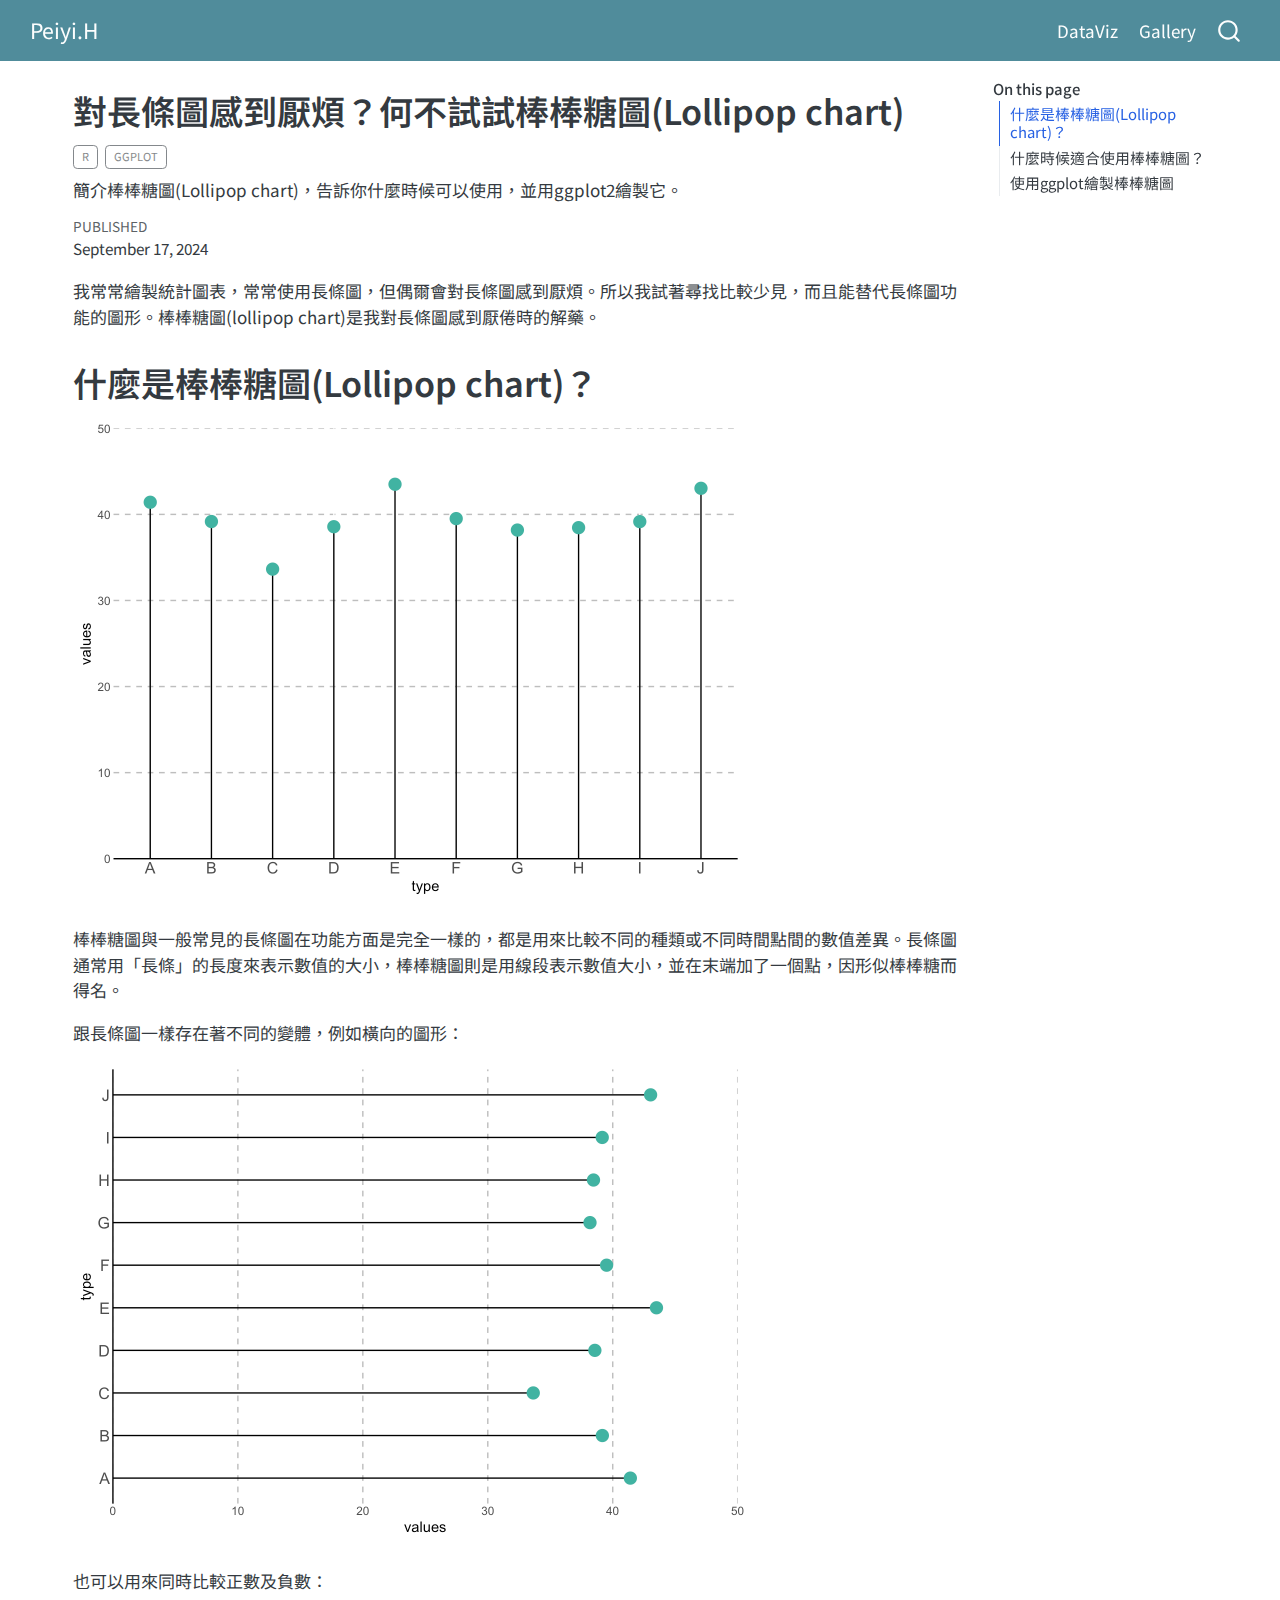
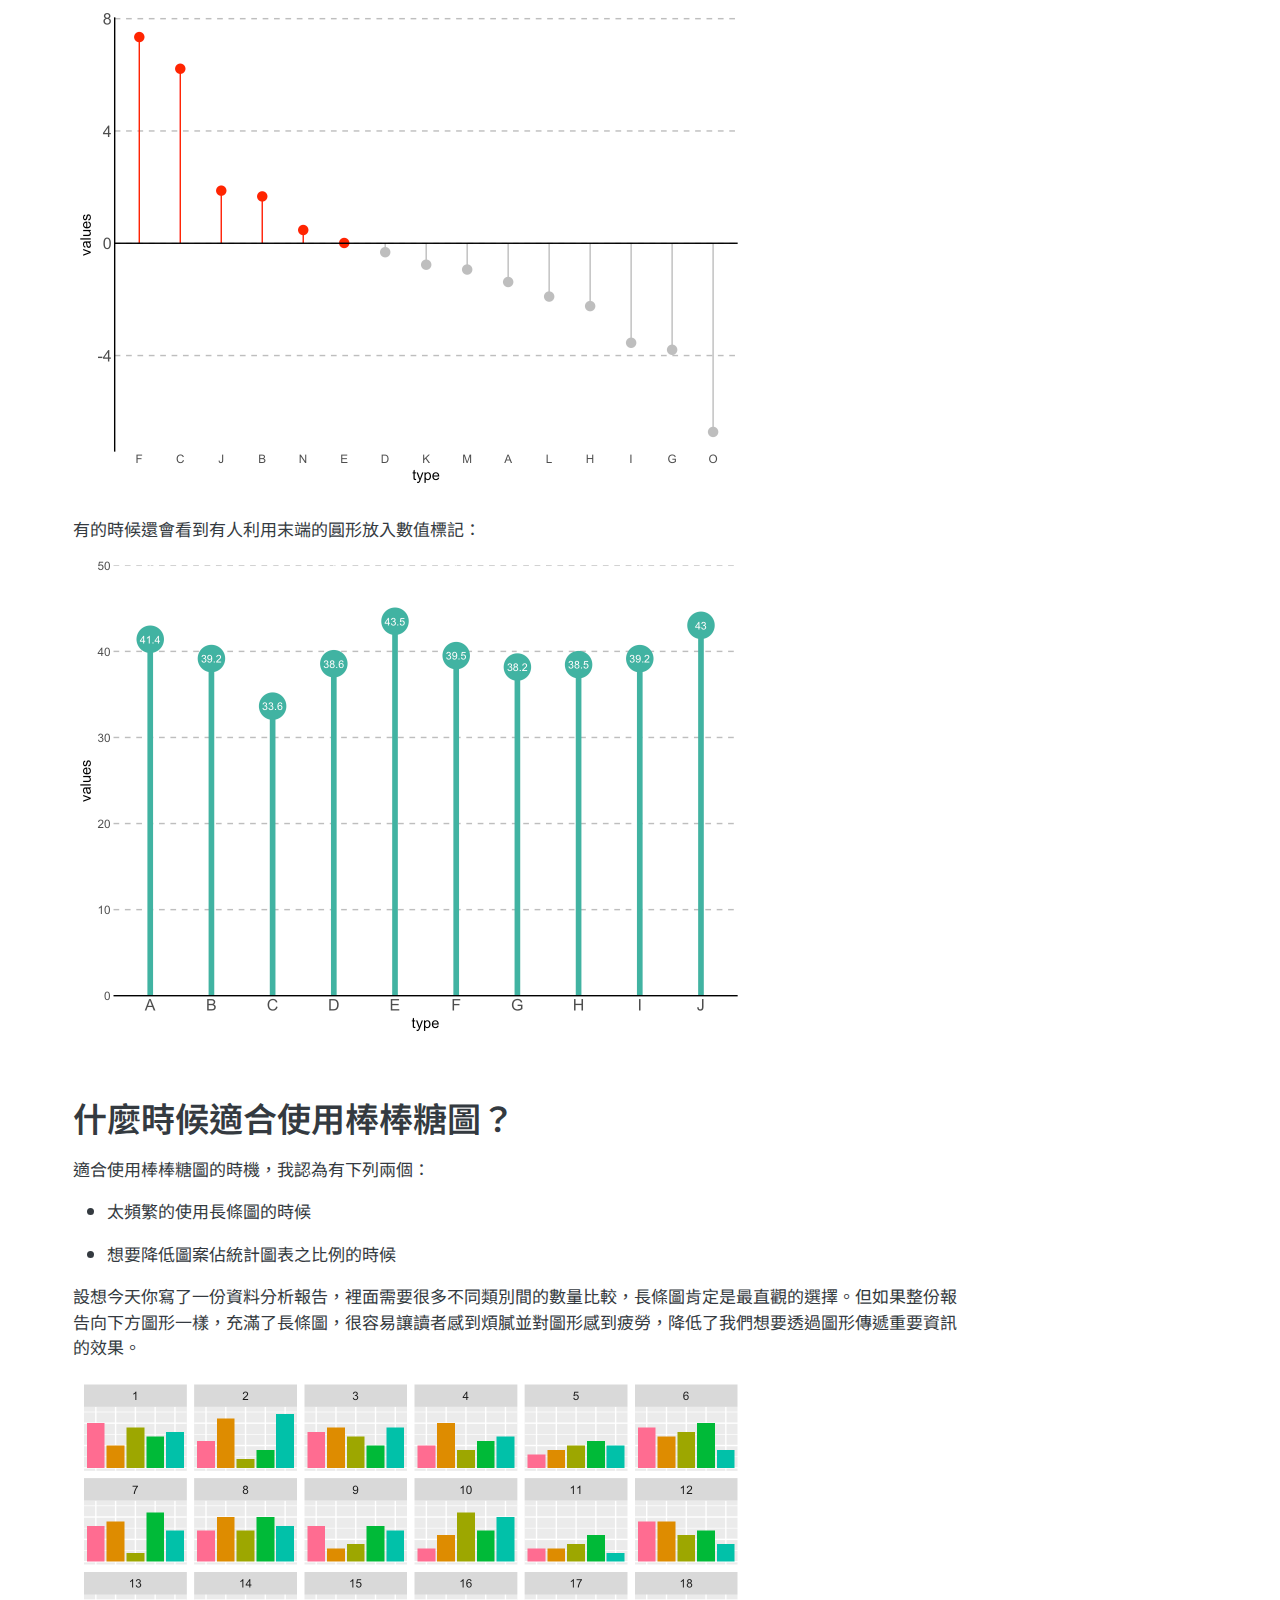
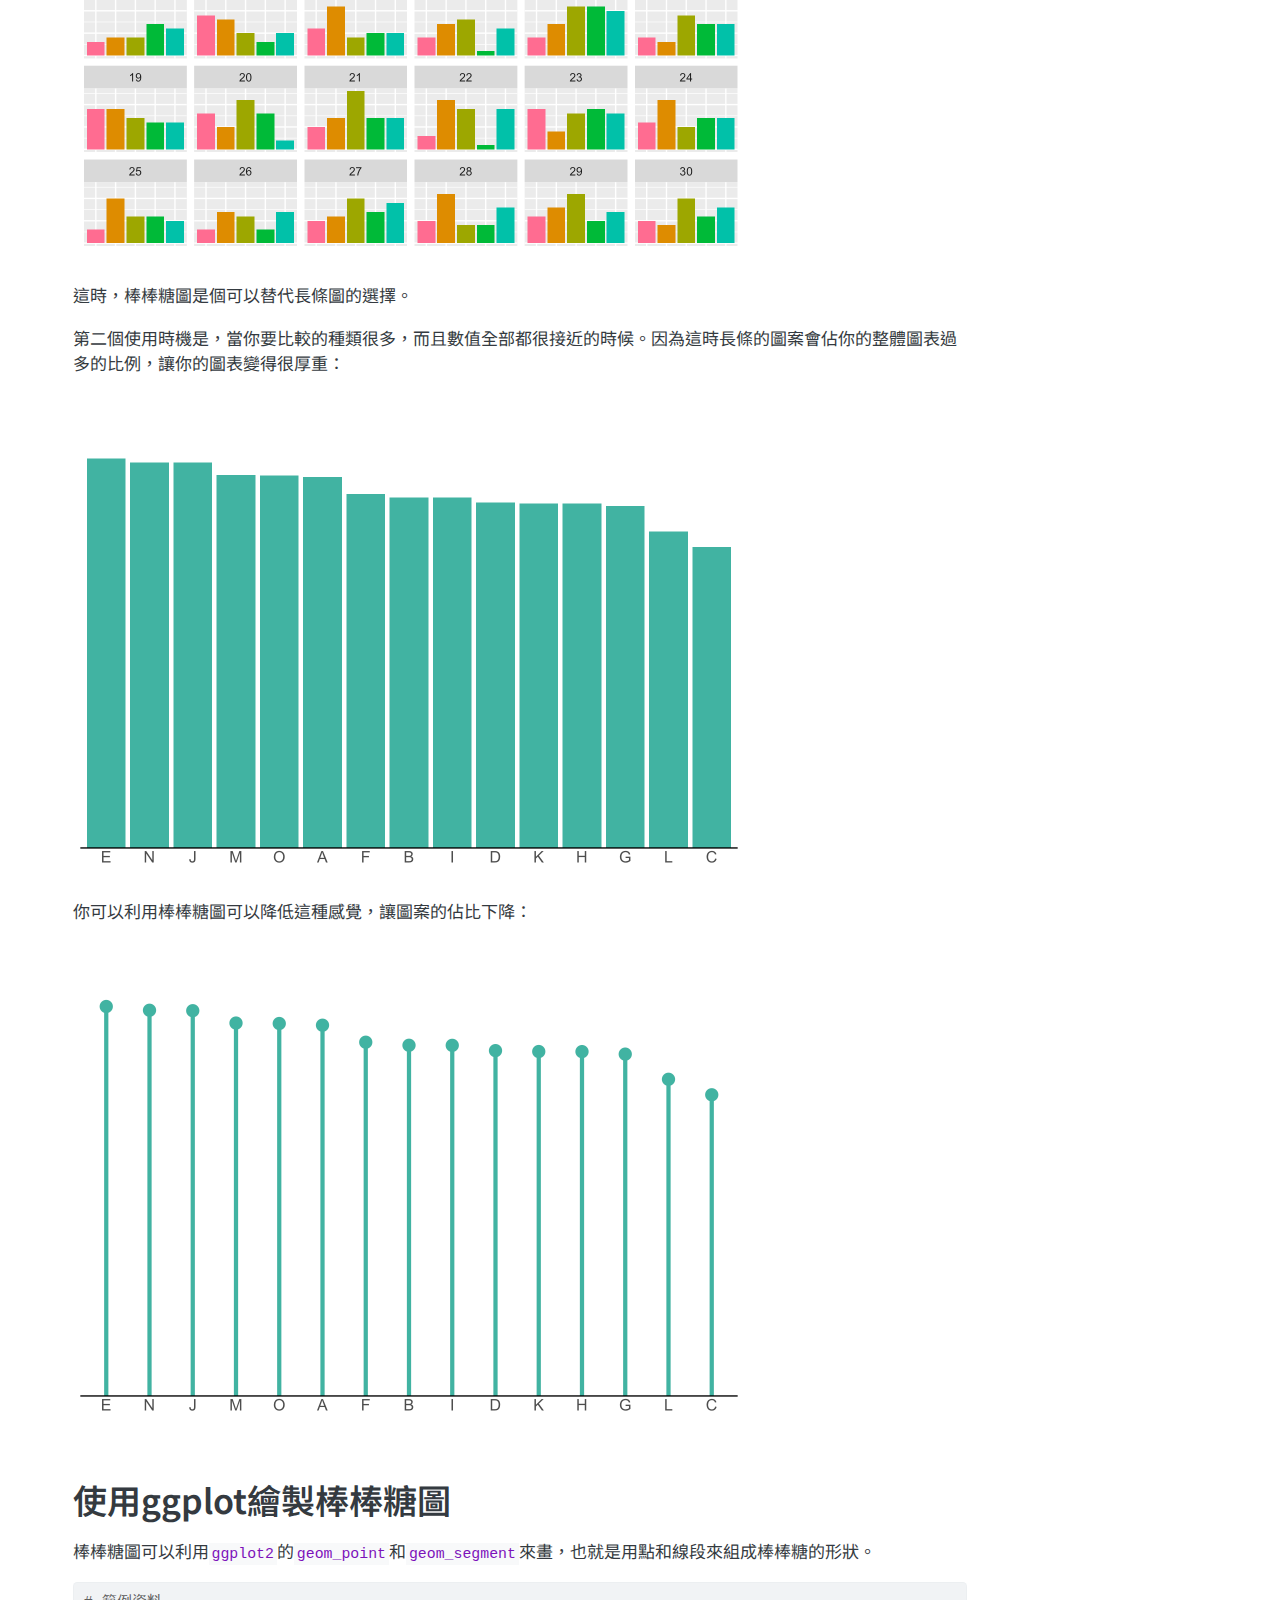
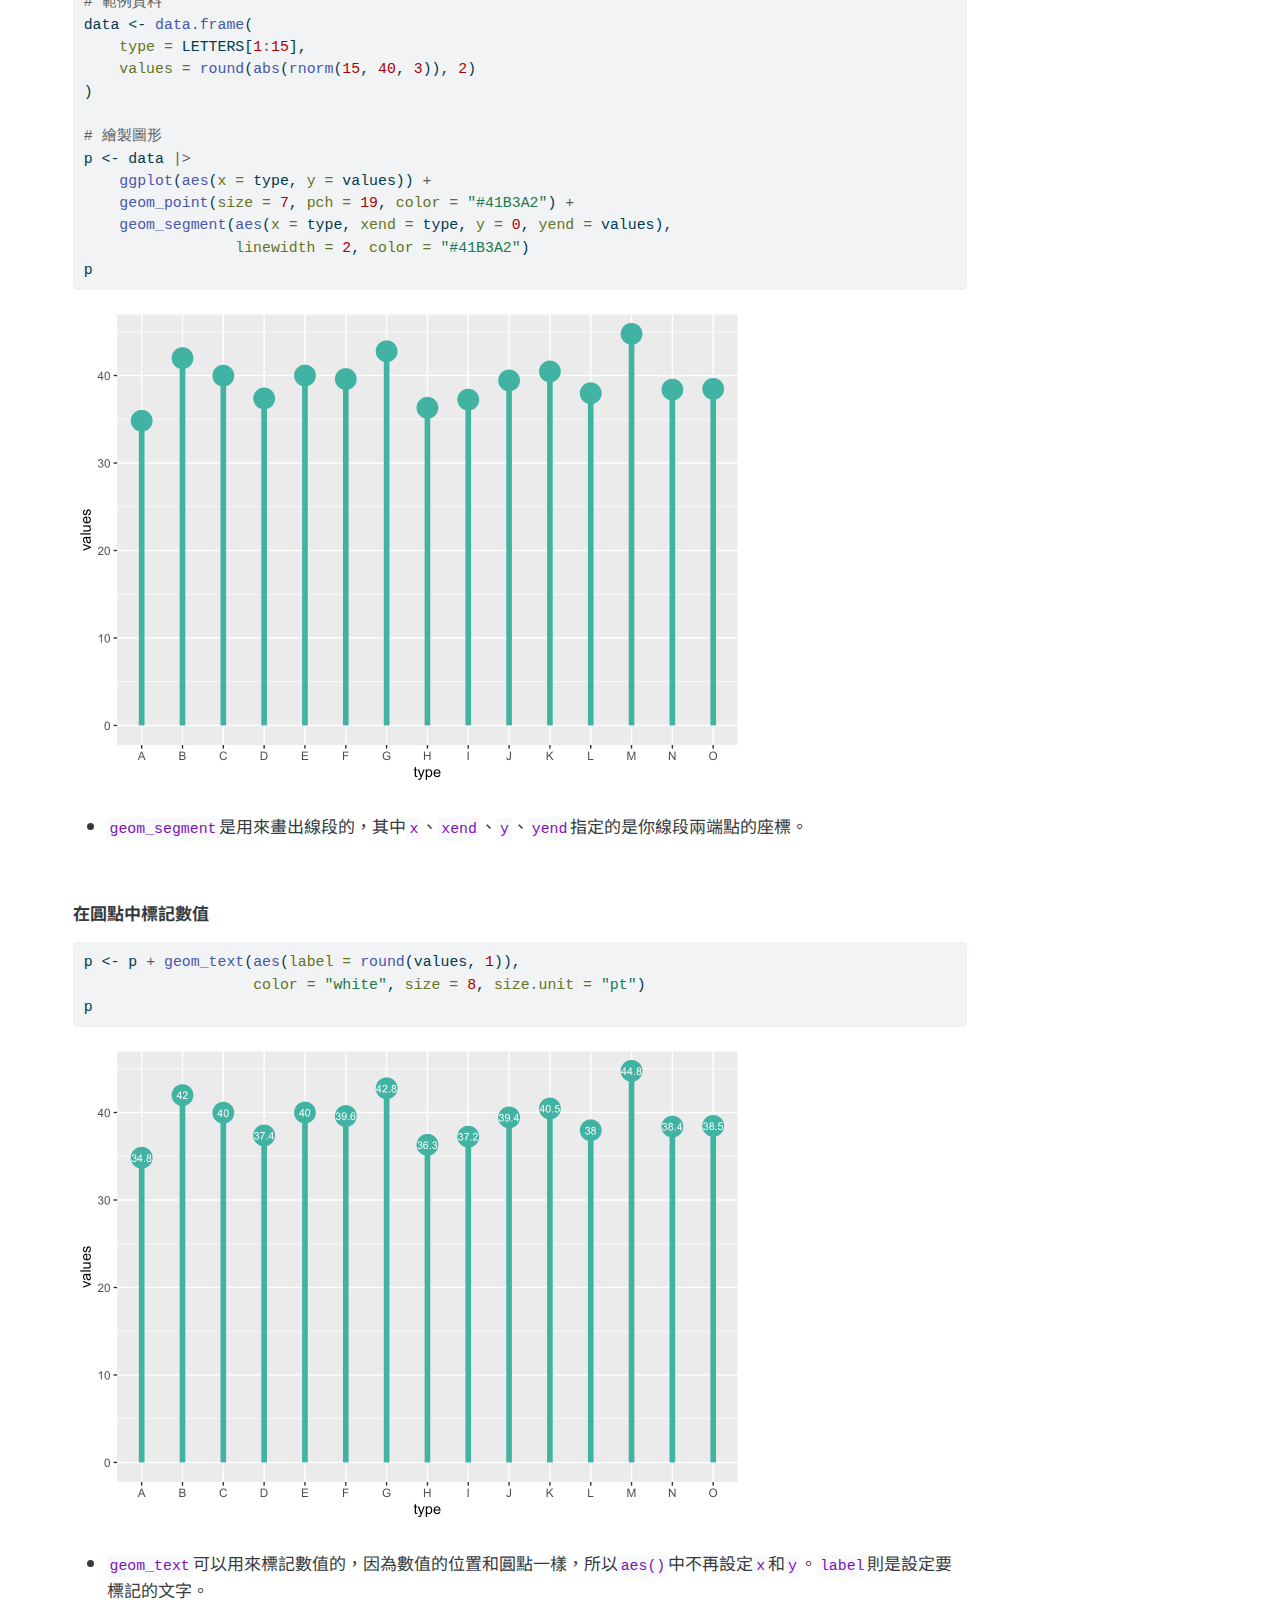
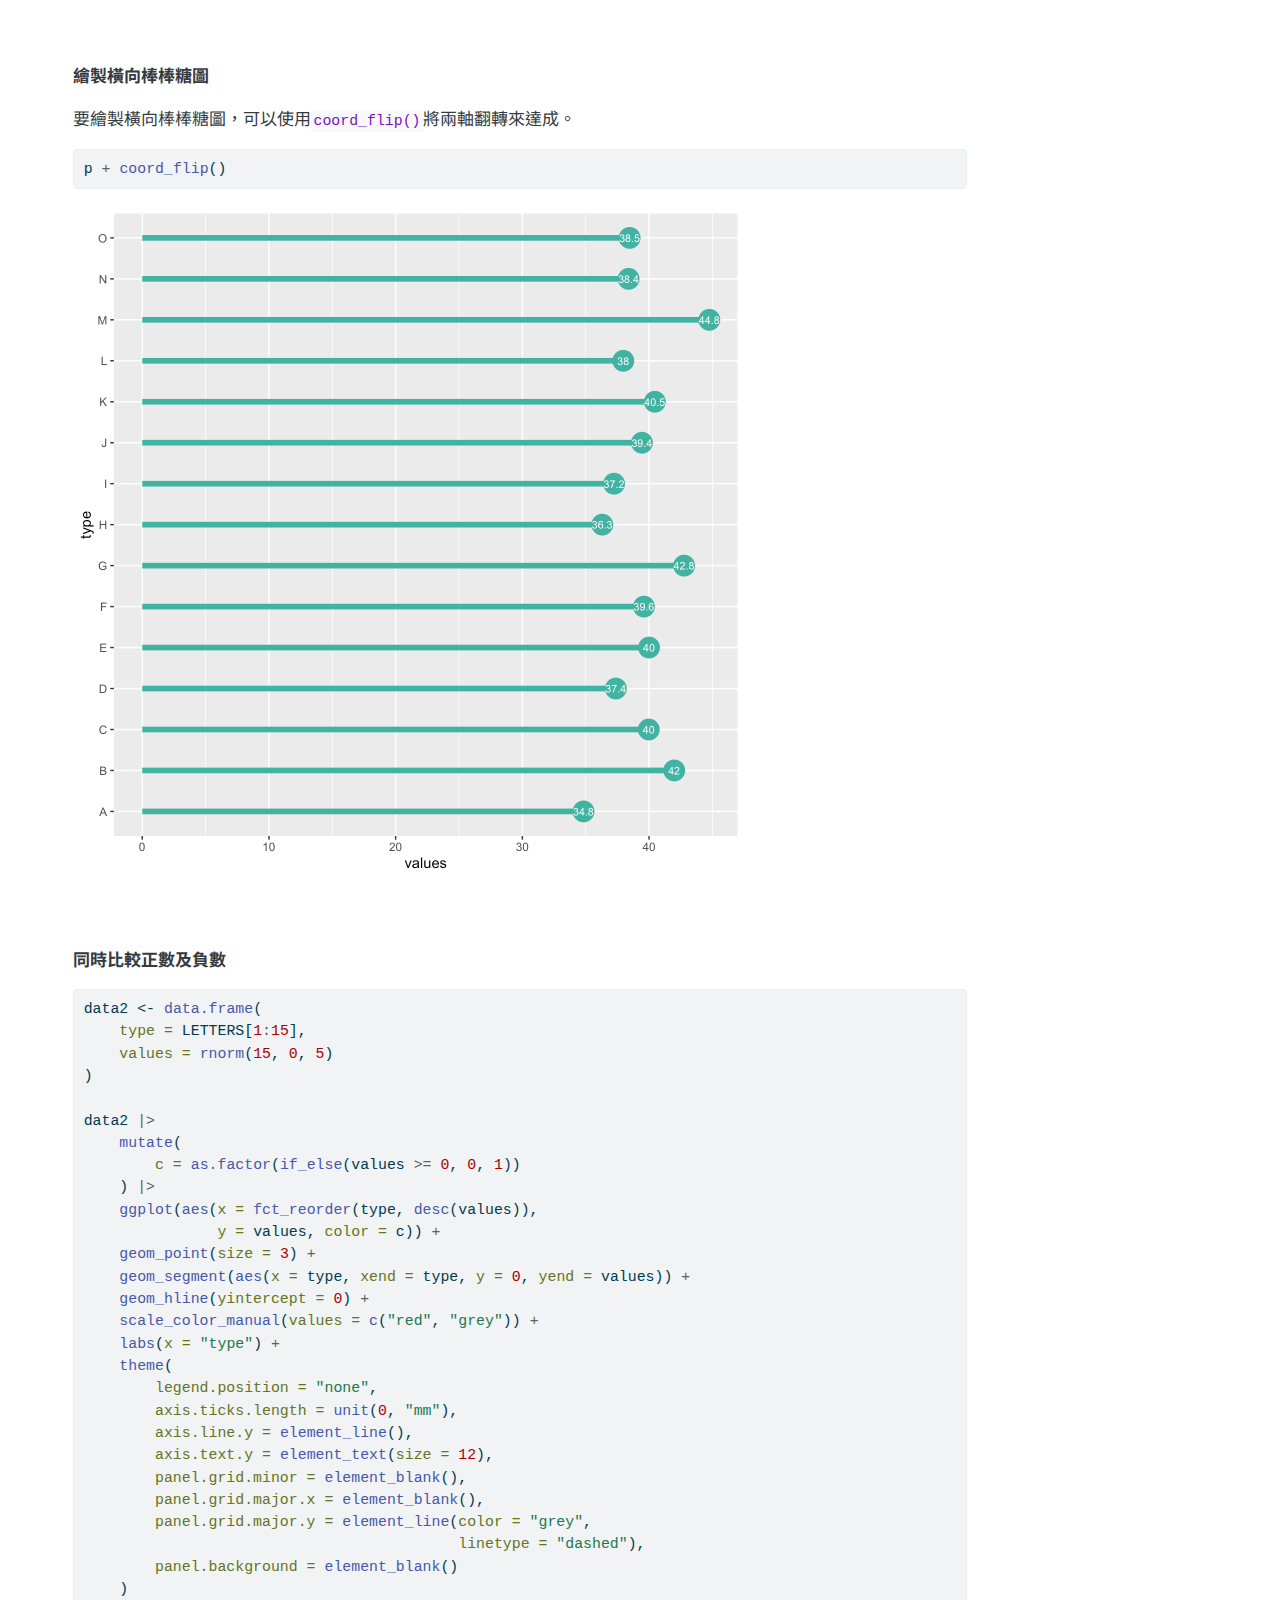
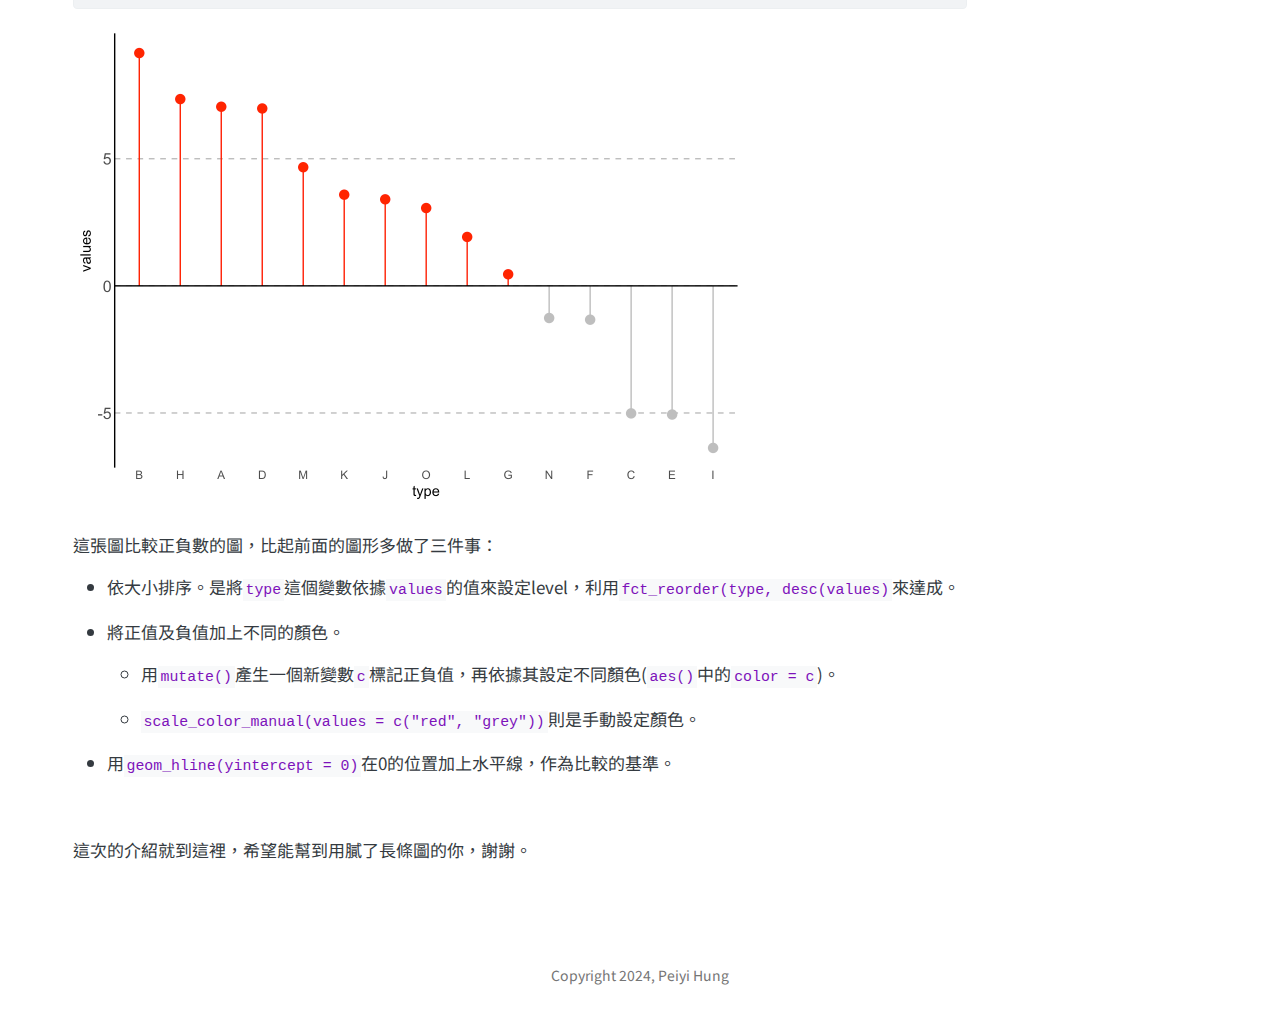
<file: docs/posts/DataViz/2024-09-lollipop_chart/lollipop.html>
<!DOCTYPE html>
<html xmlns="http://www.w3.org/1999/xhtml" lang="en" xml:lang="en"><head>

<meta charset="utf-8">
<meta name="generator" content="quarto-1.5.43">

<meta name="viewport" content="width=device-width, initial-scale=1.0, user-scalable=yes">

<meta name="dcterms.date" content="2024-09-17">
<meta name="description" content="簡介棒棒糖圖(Lollipop chart)，告訴你什麼時候可以使用，並用ggplot2繪製它。">

<title>Peiyi.H – 對長條圖感到厭煩？何不試試棒棒糖圖(Lollipop chart)</title>
<style>
code{white-space: pre-wrap;}
span.smallcaps{font-variant: small-caps;}
div.columns{display: flex; gap: min(4vw, 1.5em);}
div.column{flex: auto; overflow-x: auto;}
div.hanging-indent{margin-left: 1.5em; text-indent: -1.5em;}
ul.task-list{list-style: none;}
ul.task-list li input[type="checkbox"] {
  width: 0.8em;
  margin: 0 0.8em 0.2em -1em; /* quarto-specific, see https://github.com/quarto-dev/quarto-cli/issues/4556 */ 
  vertical-align: middle;
}
/* CSS for syntax highlighting */
pre > code.sourceCode { white-space: pre; position: relative; }
pre > code.sourceCode > span { line-height: 1.25; }
pre > code.sourceCode > span:empty { height: 1.2em; }
.sourceCode { overflow: visible; }
code.sourceCode > span { color: inherit; text-decoration: inherit; }
div.sourceCode { margin: 1em 0; }
pre.sourceCode { margin: 0; }
@media screen {
div.sourceCode { overflow: auto; }
}
@media print {
pre > code.sourceCode { white-space: pre-wrap; }
pre > code.sourceCode > span { display: inline-block; text-indent: -5em; padding-left: 5em; }
}
pre.numberSource code
  { counter-reset: source-line 0; }
pre.numberSource code > span
  { position: relative; left: -4em; counter-increment: source-line; }
pre.numberSource code > span > a:first-child::before
  { content: counter(source-line);
    position: relative; left: -1em; text-align: right; vertical-align: baseline;
    border: none; display: inline-block;
    -webkit-touch-callout: none; -webkit-user-select: none;
    -khtml-user-select: none; -moz-user-select: none;
    -ms-user-select: none; user-select: none;
    padding: 0 4px; width: 4em;
  }
pre.numberSource { margin-left: 3em;  padding-left: 4px; }
div.sourceCode
  {   }
@media screen {
pre > code.sourceCode > span > a:first-child::before { text-decoration: underline; }
}
</style>


<script src="../../../site_libs/quarto-nav/quarto-nav.js"></script>
<script src="../../../site_libs/quarto-nav/headroom.min.js"></script>
<script src="../../../site_libs/clipboard/clipboard.min.js"></script>
<script src="../../../site_libs/quarto-search/autocomplete.umd.js"></script>
<script src="../../../site_libs/quarto-search/fuse.min.js"></script>
<script src="../../../site_libs/quarto-search/quarto-search.js"></script>
<meta name="quarto:offset" content="../../../">
<link href="../../../images/favicon.ico" rel="icon">
<script src="../../../site_libs/quarto-html/quarto.js"></script>
<script src="../../../site_libs/quarto-html/popper.min.js"></script>
<script src="../../../site_libs/quarto-html/tippy.umd.min.js"></script>
<script src="../../../site_libs/quarto-html/anchor.min.js"></script>
<link href="../../../site_libs/quarto-html/tippy.css" rel="stylesheet">
<link href="../../../site_libs/quarto-html/quarto-syntax-highlighting.css" rel="stylesheet" id="quarto-text-highlighting-styles">
<script src="../../../site_libs/bootstrap/bootstrap.min.js"></script>
<link href="../../../site_libs/bootstrap/bootstrap-icons.css" rel="stylesheet">
<link href="../../../site_libs/bootstrap/bootstrap.min.css" rel="stylesheet" id="quarto-bootstrap" data-mode="light">
<script id="quarto-search-options" type="application/json">{
  "location": "navbar",
  "copy-button": false,
  "collapse-after": 3,
  "panel-placement": "end",
  "type": "overlay",
  "limit": 50,
  "keyboard-shortcut": [
    "f",
    "/",
    "s"
  ],
  "show-item-context": false,
  "language": {
    "search-no-results-text": "No results",
    "search-matching-documents-text": "matching documents",
    "search-copy-link-title": "Copy link to search",
    "search-hide-matches-text": "Hide additional matches",
    "search-more-match-text": "more match in this document",
    "search-more-matches-text": "more matches in this document",
    "search-clear-button-title": "Clear",
    "search-text-placeholder": "",
    "search-detached-cancel-button-title": "Cancel",
    "search-submit-button-title": "Submit",
    "search-label": "Search"
  }
}</script>
<link rel="preconnect" href="https://fonts.googleapis.com">
<link rel="preconnect" href="https://fonts.gstatic.com" crossorigin="">
<link href="https://fonts.googleapis.com/css2?family=Noto+Sans+TC:wght@100..900&amp;display=swap" rel="stylesheet">


<link rel="stylesheet" href="../../../styles.css">
</head>

<body class="nav-fixed">

<div id="quarto-search-results"></div>
  <header id="quarto-header" class="headroom fixed-top">
    <nav class="navbar navbar-expand-lg " data-bs-theme="dark">
      <div class="navbar-container container-fluid">
      <div class="navbar-brand-container mx-auto">
    <a class="navbar-brand" href="../../../index.html">
    <span class="navbar-title">Peiyi.H</span>
    </a>
  </div>
            <div id="quarto-search" class="" title="Search"></div>
          <button class="navbar-toggler" type="button" data-bs-toggle="collapse" data-bs-target="#navbarCollapse" aria-controls="navbarCollapse" role="menu" aria-expanded="false" aria-label="Toggle navigation" onclick="if (window.quartoToggleHeadroom) { window.quartoToggleHeadroom(); }">
  <span class="navbar-toggler-icon"></span>
</button>
          <div class="collapse navbar-collapse" id="navbarCollapse">
            <ul class="navbar-nav navbar-nav-scroll ms-auto">
  <li class="nav-item">
    <a class="nav-link" href="../../../dataViz.html"> 
<span class="menu-text">DataViz</span></a>
  </li>  
  <li class="nav-item">
    <a class="nav-link" href="../../../gallery.html"> 
<span class="menu-text">Gallery</span></a>
  </li>  
</ul>
          </div> <!-- /navcollapse -->
            <div class="quarto-navbar-tools">
</div>
      </div> <!-- /container-fluid -->
    </nav>
</header>
<!-- content -->
<div id="quarto-content" class="quarto-container page-columns page-rows-contents page-layout-full page-navbar">
<!-- sidebar -->
<!-- margin-sidebar -->
    <div id="quarto-margin-sidebar" class="sidebar margin-sidebar">
        <nav id="TOC" role="doc-toc" class="toc-active">
    <h2 id="toc-title">On this page</h2>
   
  <ul>
  <li><a href="#什麼是棒棒糖圖lollipop-chart" id="toc-什麼是棒棒糖圖lollipop-chart" class="nav-link active" data-scroll-target="#什麼是棒棒糖圖lollipop-chart">什麼是棒棒糖圖(Lollipop chart)？</a></li>
  <li><a href="#什麼時候適合使用棒棒糖圖" id="toc-什麼時候適合使用棒棒糖圖" class="nav-link" data-scroll-target="#什麼時候適合使用棒棒糖圖">什麼時候適合使用棒棒糖圖？</a></li>
  <li><a href="#使用ggplot繪製棒棒糖圖" id="toc-使用ggplot繪製棒棒糖圖" class="nav-link" data-scroll-target="#使用ggplot繪製棒棒糖圖">使用ggplot繪製棒棒糖圖</a></li>
  </ul>
</nav>
    </div>
<!-- main -->
<main class="content column-page-left" id="quarto-document-content">

<header id="title-block-header" class="quarto-title-block default">
<div class="quarto-title">
<h1 class="title">對長條圖感到厭煩？何不試試棒棒糖圖(Lollipop chart)</h1>
  <div class="quarto-categories">
    <div class="quarto-category">R</div>
    <div class="quarto-category">ggplot</div>
  </div>
  </div>

<div>
  <div class="description">
    簡介棒棒糖圖(Lollipop chart)，告訴你什麼時候可以使用，並用ggplot2繪製它。
  </div>
</div>


<div class="quarto-title-meta column-page-left">

    
    <div>
    <div class="quarto-title-meta-heading">Published</div>
    <div class="quarto-title-meta-contents">
      <p class="date">September 17, 2024</p>
    </div>
  </div>
  
    
  </div>
  


</header>


<p>我常常繪製統計圖表，常常使用長條圖，但偶爾會對長條圖感到厭煩。所以我試著尋找比較少見，而且能替代長條圖功能的圖形。棒棒糖圖(lollipop chart)是我對長條圖感到厭倦時的解藥。</p>
<section id="什麼是棒棒糖圖lollipop-chart" class="level1">
<h1>什麼是棒棒糖圖(Lollipop chart)？</h1>
<div class="cell">
<div class="cell-output-display">
<div>
<figure class="figure">
<p><img src="lollipop_files/figure-html/unnamed-chunk-3-1.png" class="img-fluid figure-img" width="672"></p>
</figure>
</div>
</div>
</div>
<p>棒棒糖圖與一般常見的長條圖在功能方面是完全一樣的，都是用來比較不同的種類或不同時間點間的數值差異。長條圖通常用「長條」的長度來表示數值的大小，棒棒糖圖則是用線段表示數值大小，並在末端加了一個點，因形似棒棒糖而得名。</p>
<p>跟長條圖一樣存在著不同的變體，例如橫向的圖形：</p>
<div class="cell">
<div class="cell-output-display">
<div>
<figure class="figure">
<p><img src="lollipop_files/figure-html/unnamed-chunk-4-1.png" class="img-fluid figure-img" width="672"></p>
</figure>
</div>
</div>
</div>
<p>也可以用來同時比較正數及負數：</p>
<div class="cell">
<div class="cell-output-display">
<div>
<figure class="figure">
<p><img src="lollipop_files/figure-html/unnamed-chunk-5-1.png" class="img-fluid figure-img" width="672"></p>
</figure>
</div>
</div>
</div>
<p>有的時候還會看到有人利用末端的圓形放入數值標記：</p>
<div class="cell">
<div class="cell-output-display">
<div>
<figure class="figure">
<p><img src="lollipop_files/figure-html/unnamed-chunk-6-1.png" class="img-fluid figure-img" width="672"></p>
</figure>
</div>
</div>
</div>
</section>
<section id="什麼時候適合使用棒棒糖圖" class="level1">
<h1>什麼時候適合使用棒棒糖圖？</h1>
<p>適合使用棒棒糖圖的時機，我認為有下列兩個：</p>
<ul>
<li><p>太頻繁的使用長條圖的時候</p></li>
<li><p>想要降低圖案佔統計圖表之比例的時候</p></li>
</ul>
<p>設想今天你寫了一份資料分析報告，裡面需要很多不同類別間的數量比較，長條圖肯定是最直觀的選擇。但如果整份報告向下方圖形一樣，充滿了長條圖，很容易讓讀者感到煩膩並對圖形感到疲勞，降低了我們想要透過圖形傳遞重要資訊的效果。</p>
<div class="cell">
<div class="cell-output-display">
<div>
<figure class="figure">
<p><img src="lollipop_files/figure-html/unnamed-chunk-7-1.png" class="img-fluid figure-img" width="672"></p>
</figure>
</div>
</div>
</div>
<p>這時，棒棒糖圖是個可以替代長條圖的選擇。</p>
<p>第二個使用時機是，當你要比較的種類很多，而且數值全部都很接近的時候。因為這時長條的圖案會佔你的整體圖表過多的比例，讓你的圖表變得很厚重：</p>
<div class="cell">
<div class="cell-output-display">
<div>
<figure class="figure">
<p><img src="lollipop_files/figure-html/unnamed-chunk-8-1.png" class="img-fluid figure-img" width="672"></p>
</figure>
</div>
</div>
</div>
<p>你可以利用棒棒糖圖可以降低這種感覺，讓圖案的佔比下降：</p>
<div class="cell">
<div class="cell-output-display">
<div>
<figure class="figure">
<p><img src="lollipop_files/figure-html/unnamed-chunk-9-1.png" class="img-fluid figure-img" width="672"></p>
</figure>
</div>
</div>
</div>
</section>
<section id="使用ggplot繪製棒棒糖圖" class="level1">
<h1>使用ggplot繪製棒棒糖圖</h1>
<p>棒棒糖圖可以利用<code>ggplot2</code>的<code>geom_point</code>和<code>geom_segment</code>來畫，也就是用點和線段來組成棒棒糖的形狀。</p>
<div class="cell">
<div class="sourceCode cell-code" id="cb1"><pre class="sourceCode r code-with-copy"><code class="sourceCode r"><span id="cb1-1"><a href="#cb1-1" aria-hidden="true" tabindex="-1"></a><span class="co"># 範例資料</span></span>
<span id="cb1-2"><a href="#cb1-2" aria-hidden="true" tabindex="-1"></a>data <span class="ot">&lt;-</span> <span class="fu">data.frame</span>(</span>
<span id="cb1-3"><a href="#cb1-3" aria-hidden="true" tabindex="-1"></a>    <span class="at">type =</span> LETTERS[<span class="dv">1</span><span class="sc">:</span><span class="dv">15</span>],</span>
<span id="cb1-4"><a href="#cb1-4" aria-hidden="true" tabindex="-1"></a>    <span class="at">values =</span> <span class="fu">round</span>(<span class="fu">abs</span>(<span class="fu">rnorm</span>(<span class="dv">15</span>, <span class="dv">40</span>, <span class="dv">3</span>)), <span class="dv">2</span>)</span>
<span id="cb1-5"><a href="#cb1-5" aria-hidden="true" tabindex="-1"></a>)</span>
<span id="cb1-6"><a href="#cb1-6" aria-hidden="true" tabindex="-1"></a></span>
<span id="cb1-7"><a href="#cb1-7" aria-hidden="true" tabindex="-1"></a><span class="co"># 繪製圖形</span></span>
<span id="cb1-8"><a href="#cb1-8" aria-hidden="true" tabindex="-1"></a>p <span class="ot">&lt;-</span> data <span class="sc">|&gt;</span> </span>
<span id="cb1-9"><a href="#cb1-9" aria-hidden="true" tabindex="-1"></a>    <span class="fu">ggplot</span>(<span class="fu">aes</span>(<span class="at">x =</span> type, <span class="at">y =</span> values)) <span class="sc">+</span></span>
<span id="cb1-10"><a href="#cb1-10" aria-hidden="true" tabindex="-1"></a>    <span class="fu">geom_point</span>(<span class="at">size =</span> <span class="dv">7</span>, <span class="at">pch =</span> <span class="dv">19</span>, <span class="at">color =</span> <span class="st">"#41B3A2"</span>) <span class="sc">+</span></span>
<span id="cb1-11"><a href="#cb1-11" aria-hidden="true" tabindex="-1"></a>    <span class="fu">geom_segment</span>(<span class="fu">aes</span>(<span class="at">x =</span> type, <span class="at">xend =</span> type, <span class="at">y =</span> <span class="dv">0</span>, <span class="at">yend =</span> values),</span>
<span id="cb1-12"><a href="#cb1-12" aria-hidden="true" tabindex="-1"></a>                 <span class="at">linewidth =</span> <span class="dv">2</span>, <span class="at">color =</span> <span class="st">"#41B3A2"</span>) </span>
<span id="cb1-13"><a href="#cb1-13" aria-hidden="true" tabindex="-1"></a>p</span></code><button title="Copy to Clipboard" class="code-copy-button"><i class="bi"></i></button></pre></div>
<div class="cell-output-display">
<div>
<figure class="figure">
<p><img src="lollipop_files/figure-html/unnamed-chunk-10-1.png" class="img-fluid figure-img" width="672"></p>
</figure>
</div>
</div>
</div>
<ul>
<li><code>geom_segment</code>是用來畫出線段的，其中<code>x</code>、<code>xend</code>、<code>y</code>、<code>yend</code>指定的是你線段兩端點的座標。</li>
</ul>
<p><br></p>
<p><strong>在圓點中標記數值</strong></p>
<div class="cell">
<div class="sourceCode cell-code" id="cb2"><pre class="sourceCode r code-with-copy"><code class="sourceCode r"><span id="cb2-1"><a href="#cb2-1" aria-hidden="true" tabindex="-1"></a>p <span class="ot">&lt;-</span> p <span class="sc">+</span> <span class="fu">geom_text</span>(<span class="fu">aes</span>(<span class="at">label =</span> <span class="fu">round</span>(values, <span class="dv">1</span>)),</span>
<span id="cb2-2"><a href="#cb2-2" aria-hidden="true" tabindex="-1"></a>                   <span class="at">color =</span> <span class="st">"white"</span>, <span class="at">size =</span> <span class="dv">8</span>, <span class="at">size.unit =</span> <span class="st">"pt"</span>)</span>
<span id="cb2-3"><a href="#cb2-3" aria-hidden="true" tabindex="-1"></a>p</span></code><button title="Copy to Clipboard" class="code-copy-button"><i class="bi"></i></button></pre></div>
<div class="cell-output-display">
<div>
<figure class="figure">
<p><img src="lollipop_files/figure-html/unnamed-chunk-11-1.png" class="img-fluid figure-img" width="672"></p>
</figure>
</div>
</div>
</div>
<ul>
<li><code>geom_text</code>可以用來標記數值的，因為數值的位置和圓點一樣，所以<code>aes()</code>中不再設定<code>x</code>和<code>y</code>。<code>label</code>則是設定要標記的文字。</li>
</ul>
<p><br></p>
<p><strong>繪製橫向棒棒糖圖</strong></p>
<p>要繪製橫向棒棒糖圖，可以使用<code>coord_flip()</code>將兩軸翻轉來達成。</p>
<div class="cell">
<div class="sourceCode cell-code" id="cb3"><pre class="sourceCode r code-with-copy"><code class="sourceCode r"><span id="cb3-1"><a href="#cb3-1" aria-hidden="true" tabindex="-1"></a>p <span class="sc">+</span> <span class="fu">coord_flip</span>()</span></code><button title="Copy to Clipboard" class="code-copy-button"><i class="bi"></i></button></pre></div>
<div class="cell-output-display">
<div>
<figure class="figure">
<p><img src="lollipop_files/figure-html/unnamed-chunk-12-1.png" class="img-fluid figure-img" width="672"></p>
</figure>
</div>
</div>
</div>
<p><br></p>
<p><strong>同時比較正數及負數</strong></p>
<div class="cell">
<div class="sourceCode cell-code" id="cb4"><pre class="sourceCode r code-with-copy"><code class="sourceCode r"><span id="cb4-1"><a href="#cb4-1" aria-hidden="true" tabindex="-1"></a>data2 <span class="ot">&lt;-</span> <span class="fu">data.frame</span>(</span>
<span id="cb4-2"><a href="#cb4-2" aria-hidden="true" tabindex="-1"></a>    <span class="at">type =</span> LETTERS[<span class="dv">1</span><span class="sc">:</span><span class="dv">15</span>],</span>
<span id="cb4-3"><a href="#cb4-3" aria-hidden="true" tabindex="-1"></a>    <span class="at">values =</span> <span class="fu">rnorm</span>(<span class="dv">15</span>, <span class="dv">0</span>, <span class="dv">5</span>)</span>
<span id="cb4-4"><a href="#cb4-4" aria-hidden="true" tabindex="-1"></a>)</span>
<span id="cb4-5"><a href="#cb4-5" aria-hidden="true" tabindex="-1"></a></span>
<span id="cb4-6"><a href="#cb4-6" aria-hidden="true" tabindex="-1"></a>data2 <span class="sc">|&gt;</span> </span>
<span id="cb4-7"><a href="#cb4-7" aria-hidden="true" tabindex="-1"></a>    <span class="fu">mutate</span>(</span>
<span id="cb4-8"><a href="#cb4-8" aria-hidden="true" tabindex="-1"></a>        <span class="at">c =</span> <span class="fu">as.factor</span>(<span class="fu">if_else</span>(values <span class="sc">&gt;=</span> <span class="dv">0</span>, <span class="dv">0</span>, <span class="dv">1</span>))</span>
<span id="cb4-9"><a href="#cb4-9" aria-hidden="true" tabindex="-1"></a>    ) <span class="sc">|&gt;</span> </span>
<span id="cb4-10"><a href="#cb4-10" aria-hidden="true" tabindex="-1"></a>    <span class="fu">ggplot</span>(<span class="fu">aes</span>(<span class="at">x =</span> <span class="fu">fct_reorder</span>(type, <span class="fu">desc</span>(values)), </span>
<span id="cb4-11"><a href="#cb4-11" aria-hidden="true" tabindex="-1"></a>               <span class="at">y =</span> values, <span class="at">color =</span> c)) <span class="sc">+</span></span>
<span id="cb4-12"><a href="#cb4-12" aria-hidden="true" tabindex="-1"></a>    <span class="fu">geom_point</span>(<span class="at">size =</span> <span class="dv">3</span>) <span class="sc">+</span></span>
<span id="cb4-13"><a href="#cb4-13" aria-hidden="true" tabindex="-1"></a>    <span class="fu">geom_segment</span>(<span class="fu">aes</span>(<span class="at">x =</span> type, <span class="at">xend =</span> type, <span class="at">y =</span> <span class="dv">0</span>, <span class="at">yend =</span> values)) <span class="sc">+</span></span>
<span id="cb4-14"><a href="#cb4-14" aria-hidden="true" tabindex="-1"></a>    <span class="fu">geom_hline</span>(<span class="at">yintercept =</span> <span class="dv">0</span>) <span class="sc">+</span></span>
<span id="cb4-15"><a href="#cb4-15" aria-hidden="true" tabindex="-1"></a>    <span class="fu">scale_color_manual</span>(<span class="at">values =</span> <span class="fu">c</span>(<span class="st">"red"</span>, <span class="st">"grey"</span>)) <span class="sc">+</span></span>
<span id="cb4-16"><a href="#cb4-16" aria-hidden="true" tabindex="-1"></a>    <span class="fu">labs</span>(<span class="at">x =</span> <span class="st">"type"</span>) <span class="sc">+</span></span>
<span id="cb4-17"><a href="#cb4-17" aria-hidden="true" tabindex="-1"></a>    <span class="fu">theme</span>(</span>
<span id="cb4-18"><a href="#cb4-18" aria-hidden="true" tabindex="-1"></a>        <span class="at">legend.position =</span> <span class="st">"none"</span>,</span>
<span id="cb4-19"><a href="#cb4-19" aria-hidden="true" tabindex="-1"></a>        <span class="at">axis.ticks.length =</span> <span class="fu">unit</span>(<span class="dv">0</span>, <span class="st">"mm"</span>),</span>
<span id="cb4-20"><a href="#cb4-20" aria-hidden="true" tabindex="-1"></a>        <span class="at">axis.line.y =</span> <span class="fu">element_line</span>(),</span>
<span id="cb4-21"><a href="#cb4-21" aria-hidden="true" tabindex="-1"></a>        <span class="at">axis.text.y =</span> <span class="fu">element_text</span>(<span class="at">size =</span> <span class="dv">12</span>),</span>
<span id="cb4-22"><a href="#cb4-22" aria-hidden="true" tabindex="-1"></a>        <span class="at">panel.grid.minor =</span> <span class="fu">element_blank</span>(),</span>
<span id="cb4-23"><a href="#cb4-23" aria-hidden="true" tabindex="-1"></a>        <span class="at">panel.grid.major.x =</span> <span class="fu">element_blank</span>(),</span>
<span id="cb4-24"><a href="#cb4-24" aria-hidden="true" tabindex="-1"></a>        <span class="at">panel.grid.major.y =</span> <span class="fu">element_line</span>(<span class="at">color =</span> <span class="st">"grey"</span>, </span>
<span id="cb4-25"><a href="#cb4-25" aria-hidden="true" tabindex="-1"></a>                                          <span class="at">linetype =</span> <span class="st">"dashed"</span>),</span>
<span id="cb4-26"><a href="#cb4-26" aria-hidden="true" tabindex="-1"></a>        <span class="at">panel.background =</span> <span class="fu">element_blank</span>()</span>
<span id="cb4-27"><a href="#cb4-27" aria-hidden="true" tabindex="-1"></a>    ) </span></code><button title="Copy to Clipboard" class="code-copy-button"><i class="bi"></i></button></pre></div>
<div class="cell-output-display">
<div>
<figure class="figure">
<p><img src="lollipop_files/figure-html/unnamed-chunk-13-1.png" class="img-fluid figure-img" width="672"></p>
</figure>
</div>
</div>
</div>
<p>這張圖比較正負數的圖，比起前面的圖形多做了三件事：</p>
<ul>
<li><p>依大小排序。是將<code>type</code>這個變數依據<code>values</code>的值來設定level，利用<code>fct_reorder(type, desc(values)</code>來達成。</p></li>
<li><p>將正值及負值加上不同的顏色。</p>
<ul>
<li><p>用<code>mutate()</code>產生一個新變數<code>c</code>標記正負值，再依據其設定不同顏色(<code>aes()</code>中的<code>color = c</code>)。</p></li>
<li><p><code>scale_color_manual(values = c("red", "grey"))</code>則是手動設定顏色。</p></li>
</ul></li>
<li><p>用<code>geom_hline(yintercept = 0)</code>在0的位置加上水平線，作為比較的基準。</p></li>
</ul>
<p><br></p>
<p>這次的介紹就到這裡，希望能幫到用膩了長條圖的你，謝謝。</p>


</section>

</main> <!-- /main -->
<script id="quarto-html-after-body" type="application/javascript">
window.document.addEventListener("DOMContentLoaded", function (event) {
  const toggleBodyColorMode = (bsSheetEl) => {
    const mode = bsSheetEl.getAttribute("data-mode");
    const bodyEl = window.document.querySelector("body");
    if (mode === "dark") {
      bodyEl.classList.add("quarto-dark");
      bodyEl.classList.remove("quarto-light");
    } else {
      bodyEl.classList.add("quarto-light");
      bodyEl.classList.remove("quarto-dark");
    }
  }
  const toggleBodyColorPrimary = () => {
    const bsSheetEl = window.document.querySelector("link#quarto-bootstrap");
    if (bsSheetEl) {
      toggleBodyColorMode(bsSheetEl);
    }
  }
  toggleBodyColorPrimary();  
  const icon = "";
  const anchorJS = new window.AnchorJS();
  anchorJS.options = {
    placement: 'right',
    icon: icon
  };
  anchorJS.add('.anchored');
  const isCodeAnnotation = (el) => {
    for (const clz of el.classList) {
      if (clz.startsWith('code-annotation-')) {                     
        return true;
      }
    }
    return false;
  }
  const onCopySuccess = function(e) {
    // button target
    const button = e.trigger;
    // don't keep focus
    button.blur();
    // flash "checked"
    button.classList.add('code-copy-button-checked');
    var currentTitle = button.getAttribute("title");
    button.setAttribute("title", "Copied!");
    let tooltip;
    if (window.bootstrap) {
      button.setAttribute("data-bs-toggle", "tooltip");
      button.setAttribute("data-bs-placement", "left");
      button.setAttribute("data-bs-title", "Copied!");
      tooltip = new bootstrap.Tooltip(button, 
        { trigger: "manual", 
          customClass: "code-copy-button-tooltip",
          offset: [0, -8]});
      tooltip.show();    
    }
    setTimeout(function() {
      if (tooltip) {
        tooltip.hide();
        button.removeAttribute("data-bs-title");
        button.removeAttribute("data-bs-toggle");
        button.removeAttribute("data-bs-placement");
      }
      button.setAttribute("title", currentTitle);
      button.classList.remove('code-copy-button-checked');
    }, 1000);
    // clear code selection
    e.clearSelection();
  }
  const getTextToCopy = function(trigger) {
      const codeEl = trigger.previousElementSibling.cloneNode(true);
      for (const childEl of codeEl.children) {
        if (isCodeAnnotation(childEl)) {
          childEl.remove();
        }
      }
      return codeEl.innerText;
  }
  const clipboard = new window.ClipboardJS('.code-copy-button:not([data-in-quarto-modal])', {
    text: getTextToCopy
  });
  clipboard.on('success', onCopySuccess);
  if (window.document.getElementById('quarto-embedded-source-code-modal')) {
    // For code content inside modals, clipBoardJS needs to be initialized with a container option
    // TODO: Check when it could be a function (https://github.com/zenorocha/clipboard.js/issues/860)
    const clipboardModal = new window.ClipboardJS('.code-copy-button[data-in-quarto-modal]', {
      text: getTextToCopy,
      container: window.document.getElementById('quarto-embedded-source-code-modal')
    });
    clipboardModal.on('success', onCopySuccess);
  }
    var localhostRegex = new RegExp(/^(?:http|https):\/\/localhost\:?[0-9]*\//);
    var mailtoRegex = new RegExp(/^mailto:/);
      var filterRegex = new RegExp('/' + window.location.host + '/');
    var isInternal = (href) => {
        return filterRegex.test(href) || localhostRegex.test(href) || mailtoRegex.test(href);
    }
    // Inspect non-navigation links and adorn them if external
 	var links = window.document.querySelectorAll('a[href]:not(.nav-link):not(.navbar-brand):not(.toc-action):not(.sidebar-link):not(.sidebar-item-toggle):not(.pagination-link):not(.no-external):not([aria-hidden]):not(.dropdown-item):not(.quarto-navigation-tool):not(.about-link)');
    for (var i=0; i<links.length; i++) {
      const link = links[i];
      if (!isInternal(link.href)) {
        // undo the damage that might have been done by quarto-nav.js in the case of
        // links that we want to consider external
        if (link.dataset.originalHref !== undefined) {
          link.href = link.dataset.originalHref;
        }
      }
    }
  function tippyHover(el, contentFn, onTriggerFn, onUntriggerFn) {
    const config = {
      allowHTML: true,
      maxWidth: 500,
      delay: 100,
      arrow: false,
      appendTo: function(el) {
          return el.parentElement;
      },
      interactive: true,
      interactiveBorder: 10,
      theme: 'quarto',
      placement: 'bottom-start',
    };
    if (contentFn) {
      config.content = contentFn;
    }
    if (onTriggerFn) {
      config.onTrigger = onTriggerFn;
    }
    if (onUntriggerFn) {
      config.onUntrigger = onUntriggerFn;
    }
    window.tippy(el, config); 
  }
  const noterefs = window.document.querySelectorAll('a[role="doc-noteref"]');
  for (var i=0; i<noterefs.length; i++) {
    const ref = noterefs[i];
    tippyHover(ref, function() {
      // use id or data attribute instead here
      let href = ref.getAttribute('data-footnote-href') || ref.getAttribute('href');
      try { href = new URL(href).hash; } catch {}
      const id = href.replace(/^#\/?/, "");
      const note = window.document.getElementById(id);
      if (note) {
        return note.innerHTML;
      } else {
        return "";
      }
    });
  }
  const xrefs = window.document.querySelectorAll('a.quarto-xref');
  const processXRef = (id, note) => {
    // Strip column container classes
    const stripColumnClz = (el) => {
      el.classList.remove("page-full", "page-columns");
      if (el.children) {
        for (const child of el.children) {
          stripColumnClz(child);
        }
      }
    }
    stripColumnClz(note)
    if (id === null || id.startsWith('sec-')) {
      // Special case sections, only their first couple elements
      const container = document.createElement("div");
      if (note.children && note.children.length > 2) {
        container.appendChild(note.children[0].cloneNode(true));
        for (let i = 1; i < note.children.length; i++) {
          const child = note.children[i];
          if (child.tagName === "P" && child.innerText === "") {
            continue;
          } else {
            container.appendChild(child.cloneNode(true));
            break;
          }
        }
        if (window.Quarto?.typesetMath) {
          window.Quarto.typesetMath(container);
        }
        return container.innerHTML
      } else {
        if (window.Quarto?.typesetMath) {
          window.Quarto.typesetMath(note);
        }
        return note.innerHTML;
      }
    } else {
      // Remove any anchor links if they are present
      const anchorLink = note.querySelector('a.anchorjs-link');
      if (anchorLink) {
        anchorLink.remove();
      }
      if (window.Quarto?.typesetMath) {
        window.Quarto.typesetMath(note);
      }
      // TODO in 1.5, we should make sure this works without a callout special case
      if (note.classList.contains("callout")) {
        return note.outerHTML;
      } else {
        return note.innerHTML;
      }
    }
  }
  for (var i=0; i<xrefs.length; i++) {
    const xref = xrefs[i];
    tippyHover(xref, undefined, function(instance) {
      instance.disable();
      let url = xref.getAttribute('href');
      let hash = undefined; 
      if (url.startsWith('#')) {
        hash = url;
      } else {
        try { hash = new URL(url).hash; } catch {}
      }
      if (hash) {
        const id = hash.replace(/^#\/?/, "");
        const note = window.document.getElementById(id);
        if (note !== null) {
          try {
            const html = processXRef(id, note.cloneNode(true));
            instance.setContent(html);
          } finally {
            instance.enable();
            instance.show();
          }
        } else {
          // See if we can fetch this
          fetch(url.split('#')[0])
          .then(res => res.text())
          .then(html => {
            const parser = new DOMParser();
            const htmlDoc = parser.parseFromString(html, "text/html");
            const note = htmlDoc.getElementById(id);
            if (note !== null) {
              const html = processXRef(id, note);
              instance.setContent(html);
            } 
          }).finally(() => {
            instance.enable();
            instance.show();
          });
        }
      } else {
        // See if we can fetch a full url (with no hash to target)
        // This is a special case and we should probably do some content thinning / targeting
        fetch(url)
        .then(res => res.text())
        .then(html => {
          const parser = new DOMParser();
          const htmlDoc = parser.parseFromString(html, "text/html");
          const note = htmlDoc.querySelector('main.content');
          if (note !== null) {
            // This should only happen for chapter cross references
            // (since there is no id in the URL)
            // remove the first header
            if (note.children.length > 0 && note.children[0].tagName === "HEADER") {
              note.children[0].remove();
            }
            const html = processXRef(null, note);
            instance.setContent(html);
          } 
        }).finally(() => {
          instance.enable();
          instance.show();
        });
      }
    }, function(instance) {
    });
  }
      let selectedAnnoteEl;
      const selectorForAnnotation = ( cell, annotation) => {
        let cellAttr = 'data-code-cell="' + cell + '"';
        let lineAttr = 'data-code-annotation="' +  annotation + '"';
        const selector = 'span[' + cellAttr + '][' + lineAttr + ']';
        return selector;
      }
      const selectCodeLines = (annoteEl) => {
        const doc = window.document;
        const targetCell = annoteEl.getAttribute("data-target-cell");
        const targetAnnotation = annoteEl.getAttribute("data-target-annotation");
        const annoteSpan = window.document.querySelector(selectorForAnnotation(targetCell, targetAnnotation));
        const lines = annoteSpan.getAttribute("data-code-lines").split(",");
        const lineIds = lines.map((line) => {
          return targetCell + "-" + line;
        })
        let top = null;
        let height = null;
        let parent = null;
        if (lineIds.length > 0) {
            //compute the position of the single el (top and bottom and make a div)
            const el = window.document.getElementById(lineIds[0]);
            top = el.offsetTop;
            height = el.offsetHeight;
            parent = el.parentElement.parentElement;
          if (lineIds.length > 1) {
            const lastEl = window.document.getElementById(lineIds[lineIds.length - 1]);
            const bottom = lastEl.offsetTop + lastEl.offsetHeight;
            height = bottom - top;
          }
          if (top !== null && height !== null && parent !== null) {
            // cook up a div (if necessary) and position it 
            let div = window.document.getElementById("code-annotation-line-highlight");
            if (div === null) {
              div = window.document.createElement("div");
              div.setAttribute("id", "code-annotation-line-highlight");
              div.style.position = 'absolute';
              parent.appendChild(div);
            }
            div.style.top = top - 2 + "px";
            div.style.height = height + 4 + "px";
            div.style.left = 0;
            let gutterDiv = window.document.getElementById("code-annotation-line-highlight-gutter");
            if (gutterDiv === null) {
              gutterDiv = window.document.createElement("div");
              gutterDiv.setAttribute("id", "code-annotation-line-highlight-gutter");
              gutterDiv.style.position = 'absolute';
              const codeCell = window.document.getElementById(targetCell);
              const gutter = codeCell.querySelector('.code-annotation-gutter');
              gutter.appendChild(gutterDiv);
            }
            gutterDiv.style.top = top - 2 + "px";
            gutterDiv.style.height = height + 4 + "px";
          }
          selectedAnnoteEl = annoteEl;
        }
      };
      const unselectCodeLines = () => {
        const elementsIds = ["code-annotation-line-highlight", "code-annotation-line-highlight-gutter"];
        elementsIds.forEach((elId) => {
          const div = window.document.getElementById(elId);
          if (div) {
            div.remove();
          }
        });
        selectedAnnoteEl = undefined;
      };
        // Handle positioning of the toggle
    window.addEventListener(
      "resize",
      throttle(() => {
        elRect = undefined;
        if (selectedAnnoteEl) {
          selectCodeLines(selectedAnnoteEl);
        }
      }, 10)
    );
    function throttle(fn, ms) {
    let throttle = false;
    let timer;
      return (...args) => {
        if(!throttle) { // first call gets through
            fn.apply(this, args);
            throttle = true;
        } else { // all the others get throttled
            if(timer) clearTimeout(timer); // cancel #2
            timer = setTimeout(() => {
              fn.apply(this, args);
              timer = throttle = false;
            }, ms);
        }
      };
    }
      // Attach click handler to the DT
      const annoteDls = window.document.querySelectorAll('dt[data-target-cell]');
      for (const annoteDlNode of annoteDls) {
        annoteDlNode.addEventListener('click', (event) => {
          const clickedEl = event.target;
          if (clickedEl !== selectedAnnoteEl) {
            unselectCodeLines();
            const activeEl = window.document.querySelector('dt[data-target-cell].code-annotation-active');
            if (activeEl) {
              activeEl.classList.remove('code-annotation-active');
            }
            selectCodeLines(clickedEl);
            clickedEl.classList.add('code-annotation-active');
          } else {
            // Unselect the line
            unselectCodeLines();
            clickedEl.classList.remove('code-annotation-active');
          }
        });
      }
  const findCites = (el) => {
    const parentEl = el.parentElement;
    if (parentEl) {
      const cites = parentEl.dataset.cites;
      if (cites) {
        return {
          el,
          cites: cites.split(' ')
        };
      } else {
        return findCites(el.parentElement)
      }
    } else {
      return undefined;
    }
  };
  var bibliorefs = window.document.querySelectorAll('a[role="doc-biblioref"]');
  for (var i=0; i<bibliorefs.length; i++) {
    const ref = bibliorefs[i];
    const citeInfo = findCites(ref);
    if (citeInfo) {
      tippyHover(citeInfo.el, function() {
        var popup = window.document.createElement('div');
        citeInfo.cites.forEach(function(cite) {
          var citeDiv = window.document.createElement('div');
          citeDiv.classList.add('hanging-indent');
          citeDiv.classList.add('csl-entry');
          var biblioDiv = window.document.getElementById('ref-' + cite);
          if (biblioDiv) {
            citeDiv.innerHTML = biblioDiv.innerHTML;
          }
          popup.appendChild(citeDiv);
        });
        return popup.innerHTML;
      });
    }
  }
});
</script>
</div> <!-- /content -->
<footer class="footer">
  <div class="nav-footer">
    <div class="nav-footer-left">
      &nbsp;
    </div>   
    <div class="nav-footer-center">
<p>Copyright 2024, Peiyi Hung</p>
</div>
    <div class="nav-footer-right">
      &nbsp;
    </div>
  </div>
</footer>




</body></html>
</file>
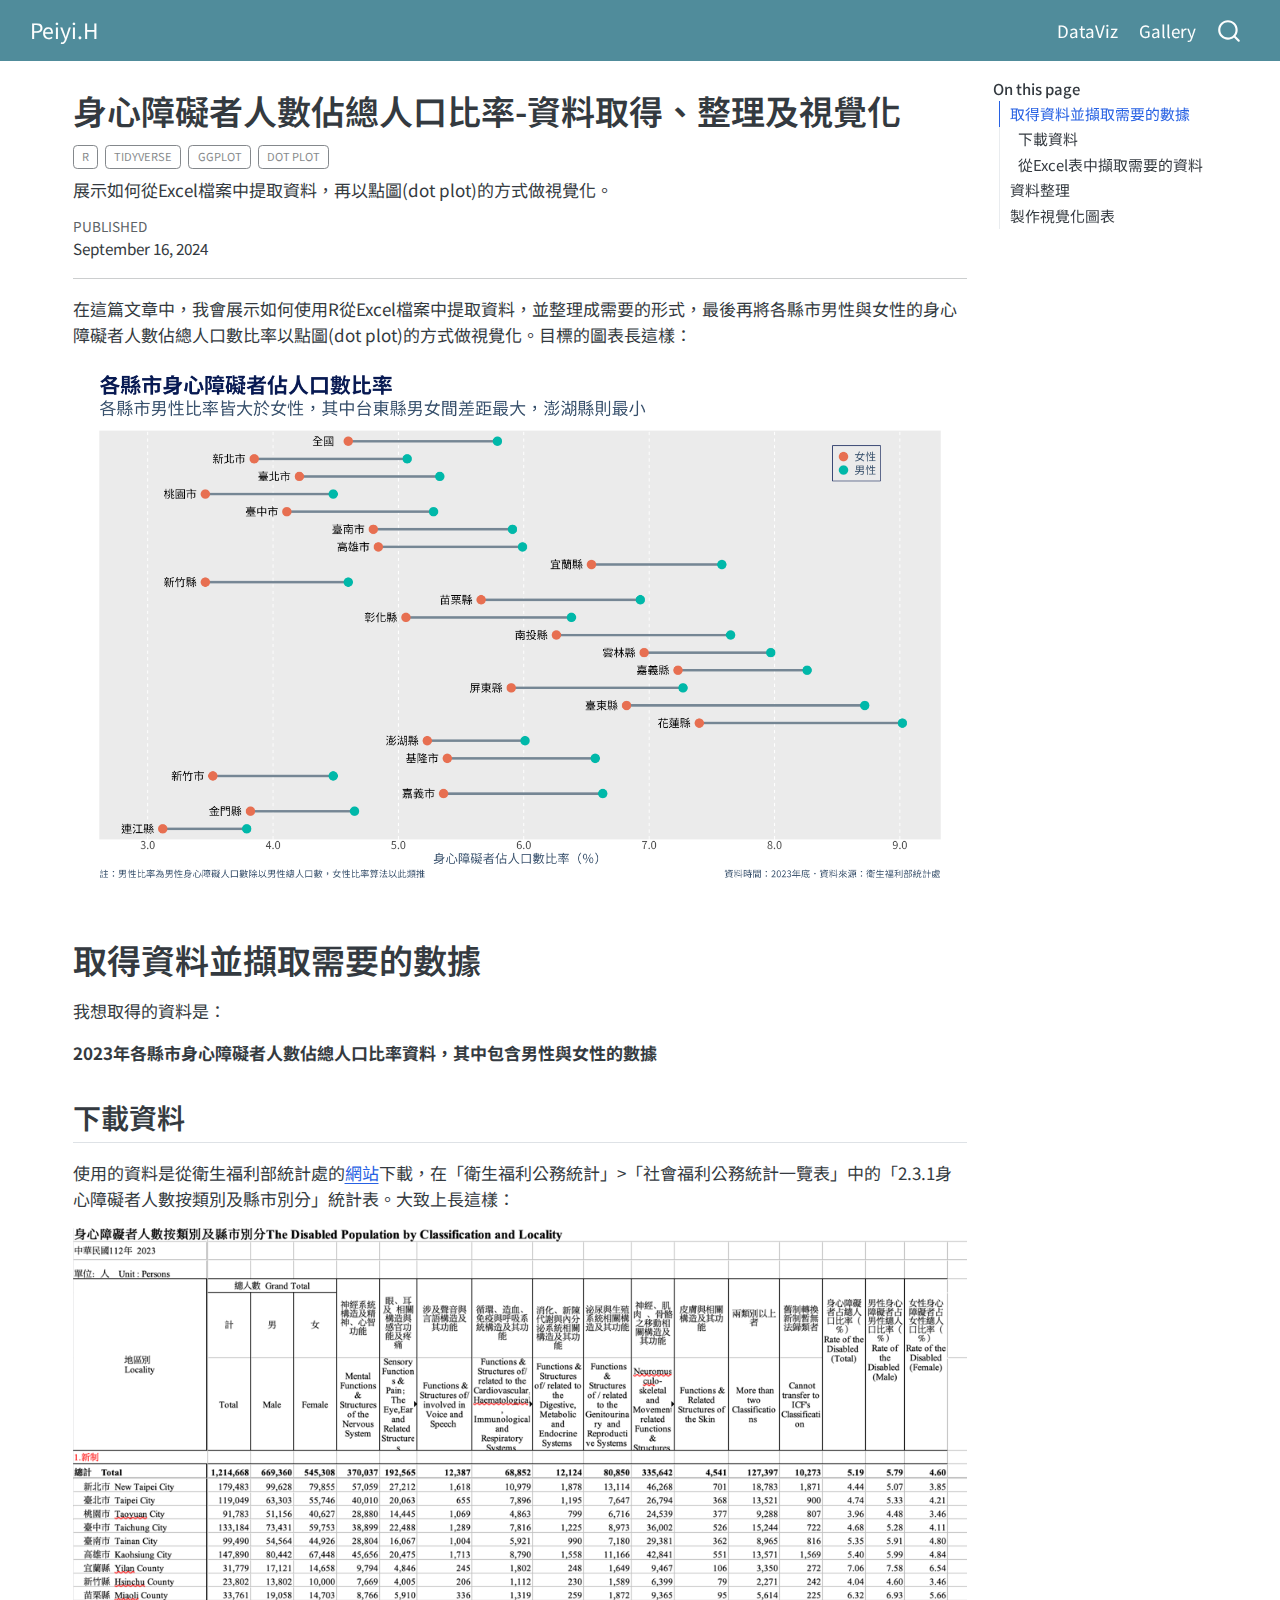
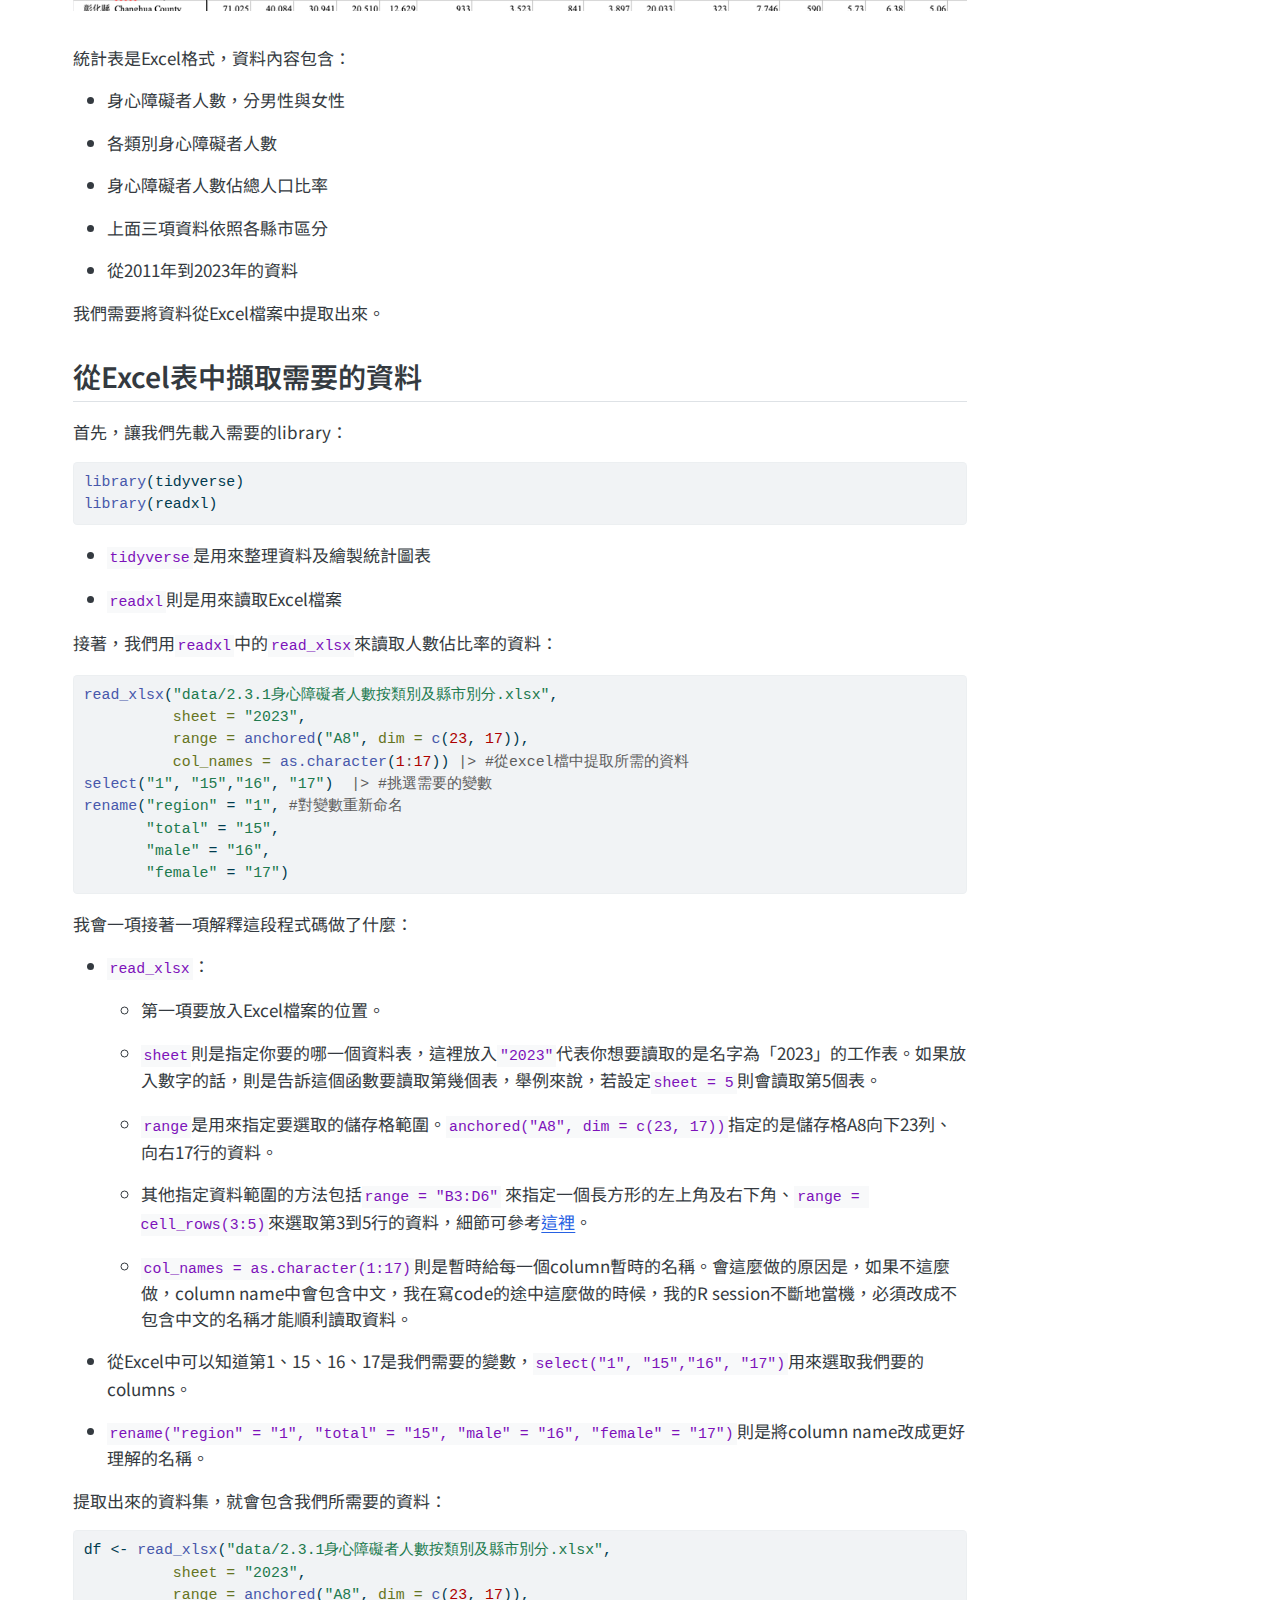
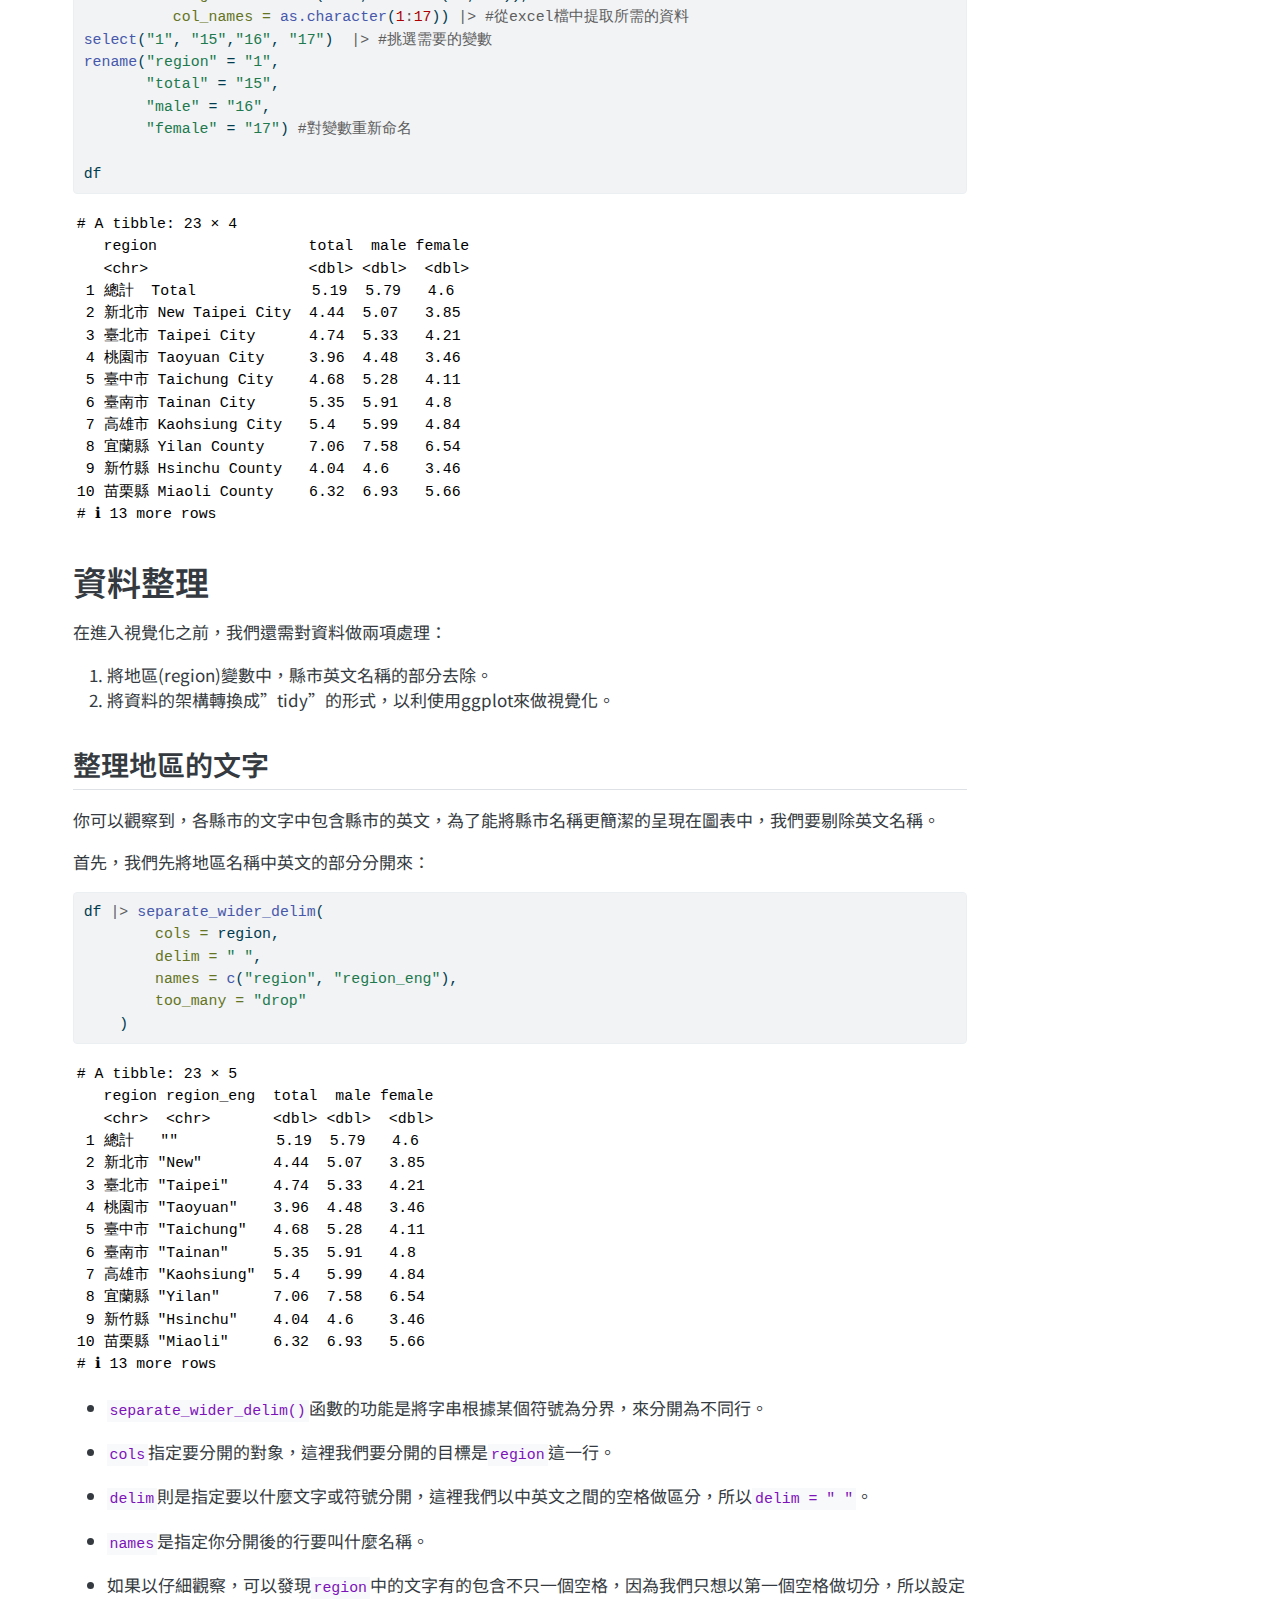
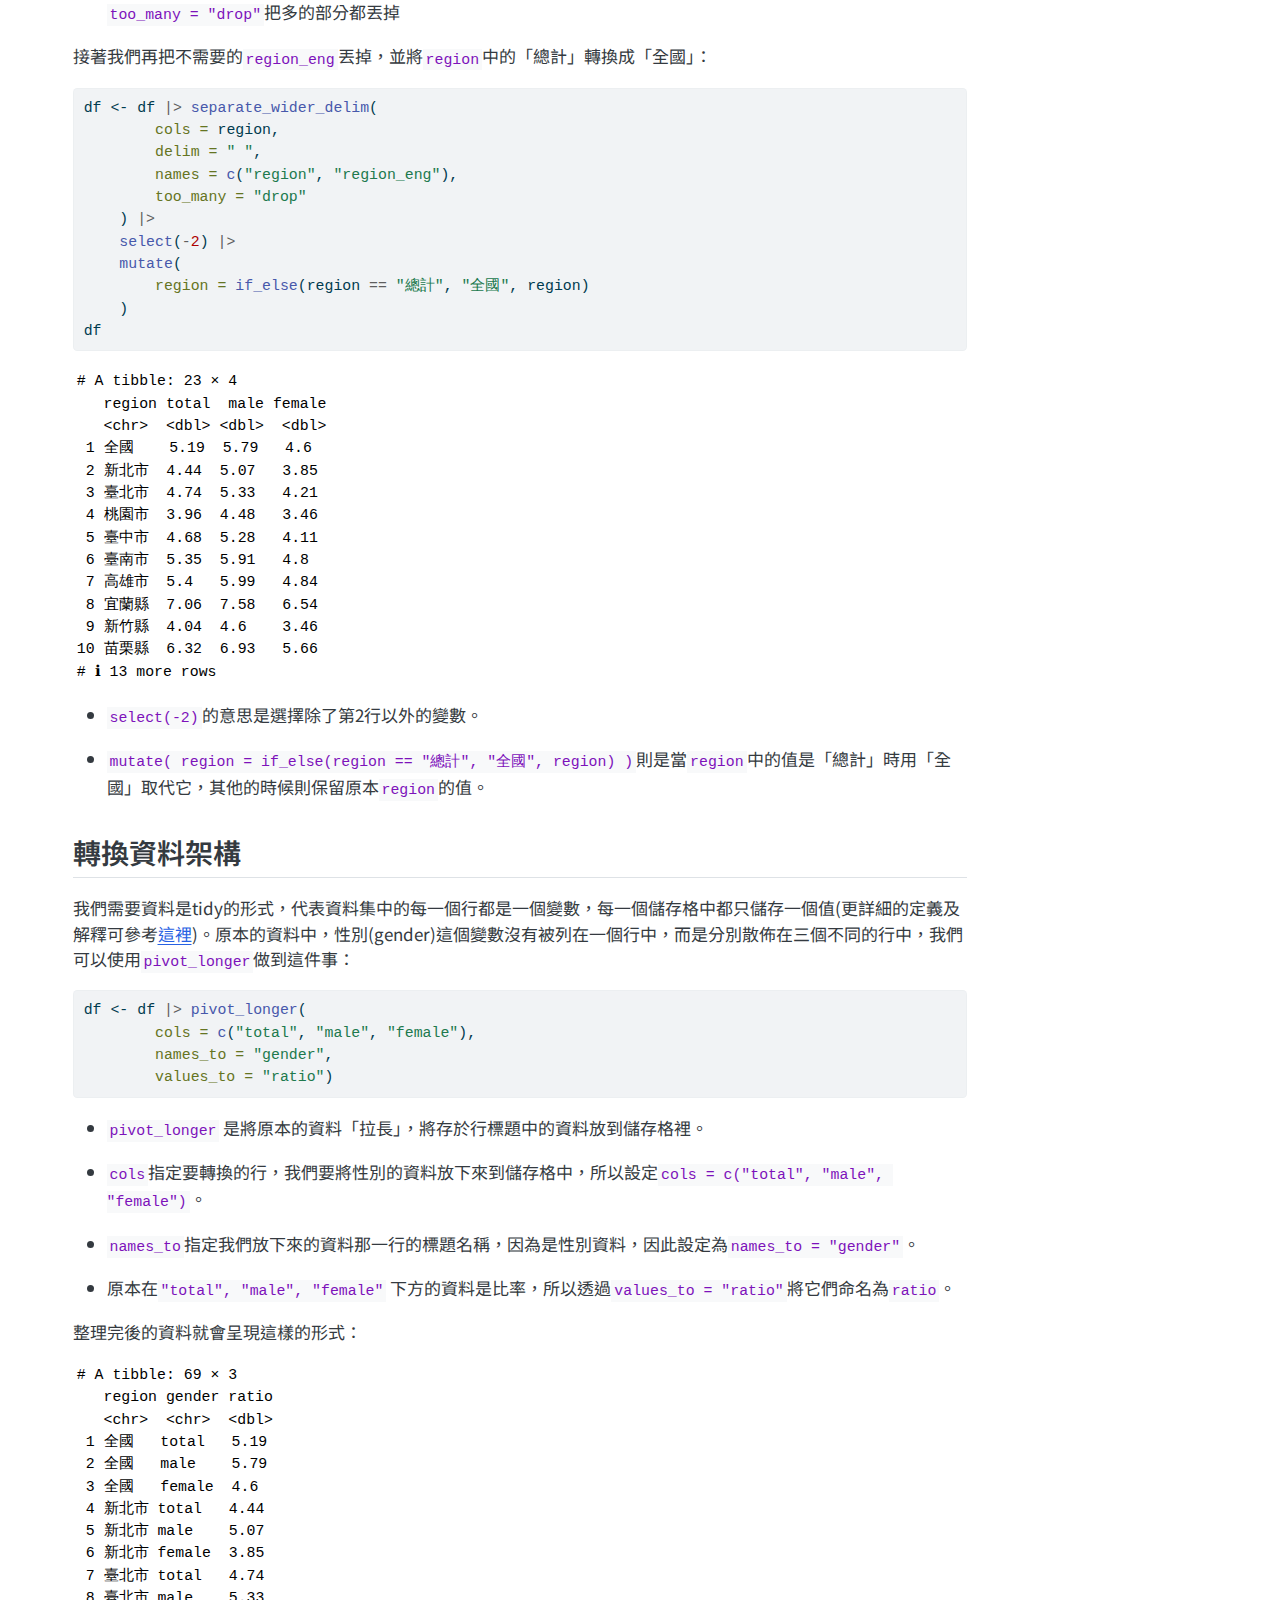
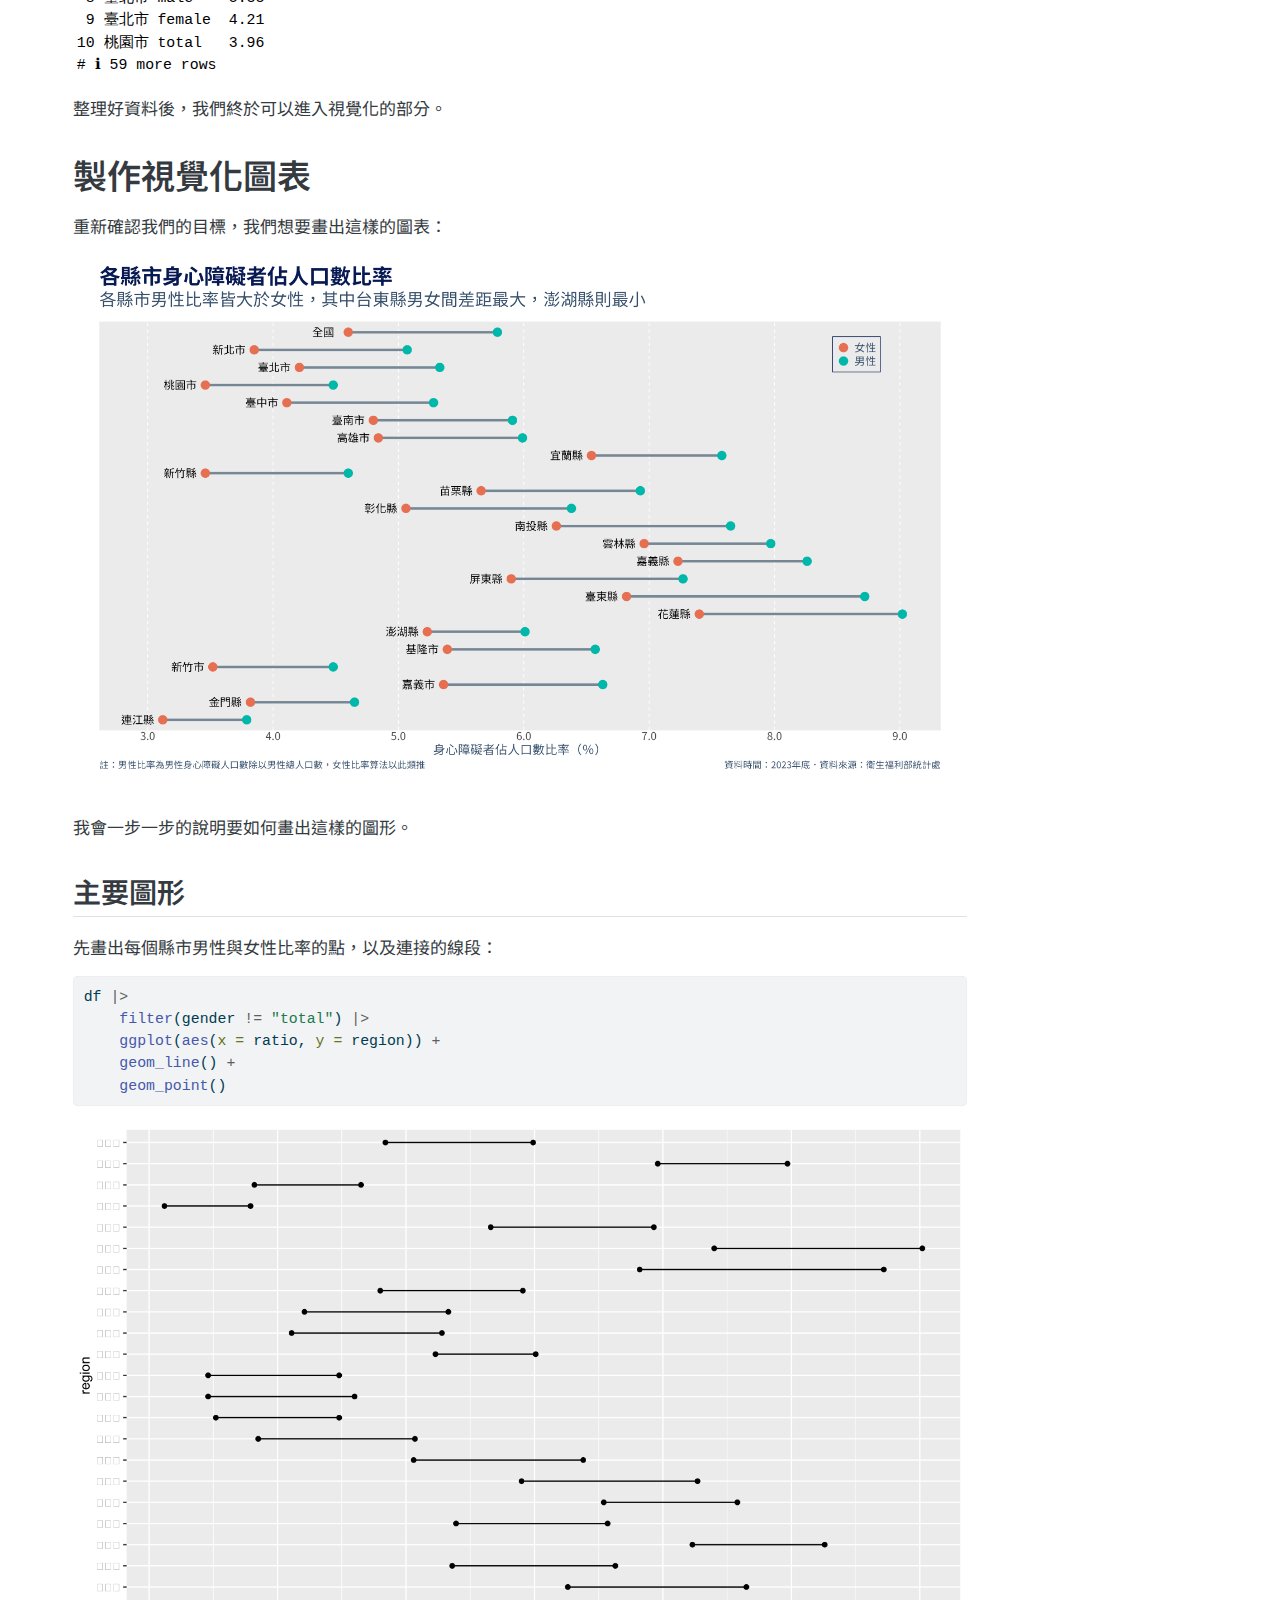
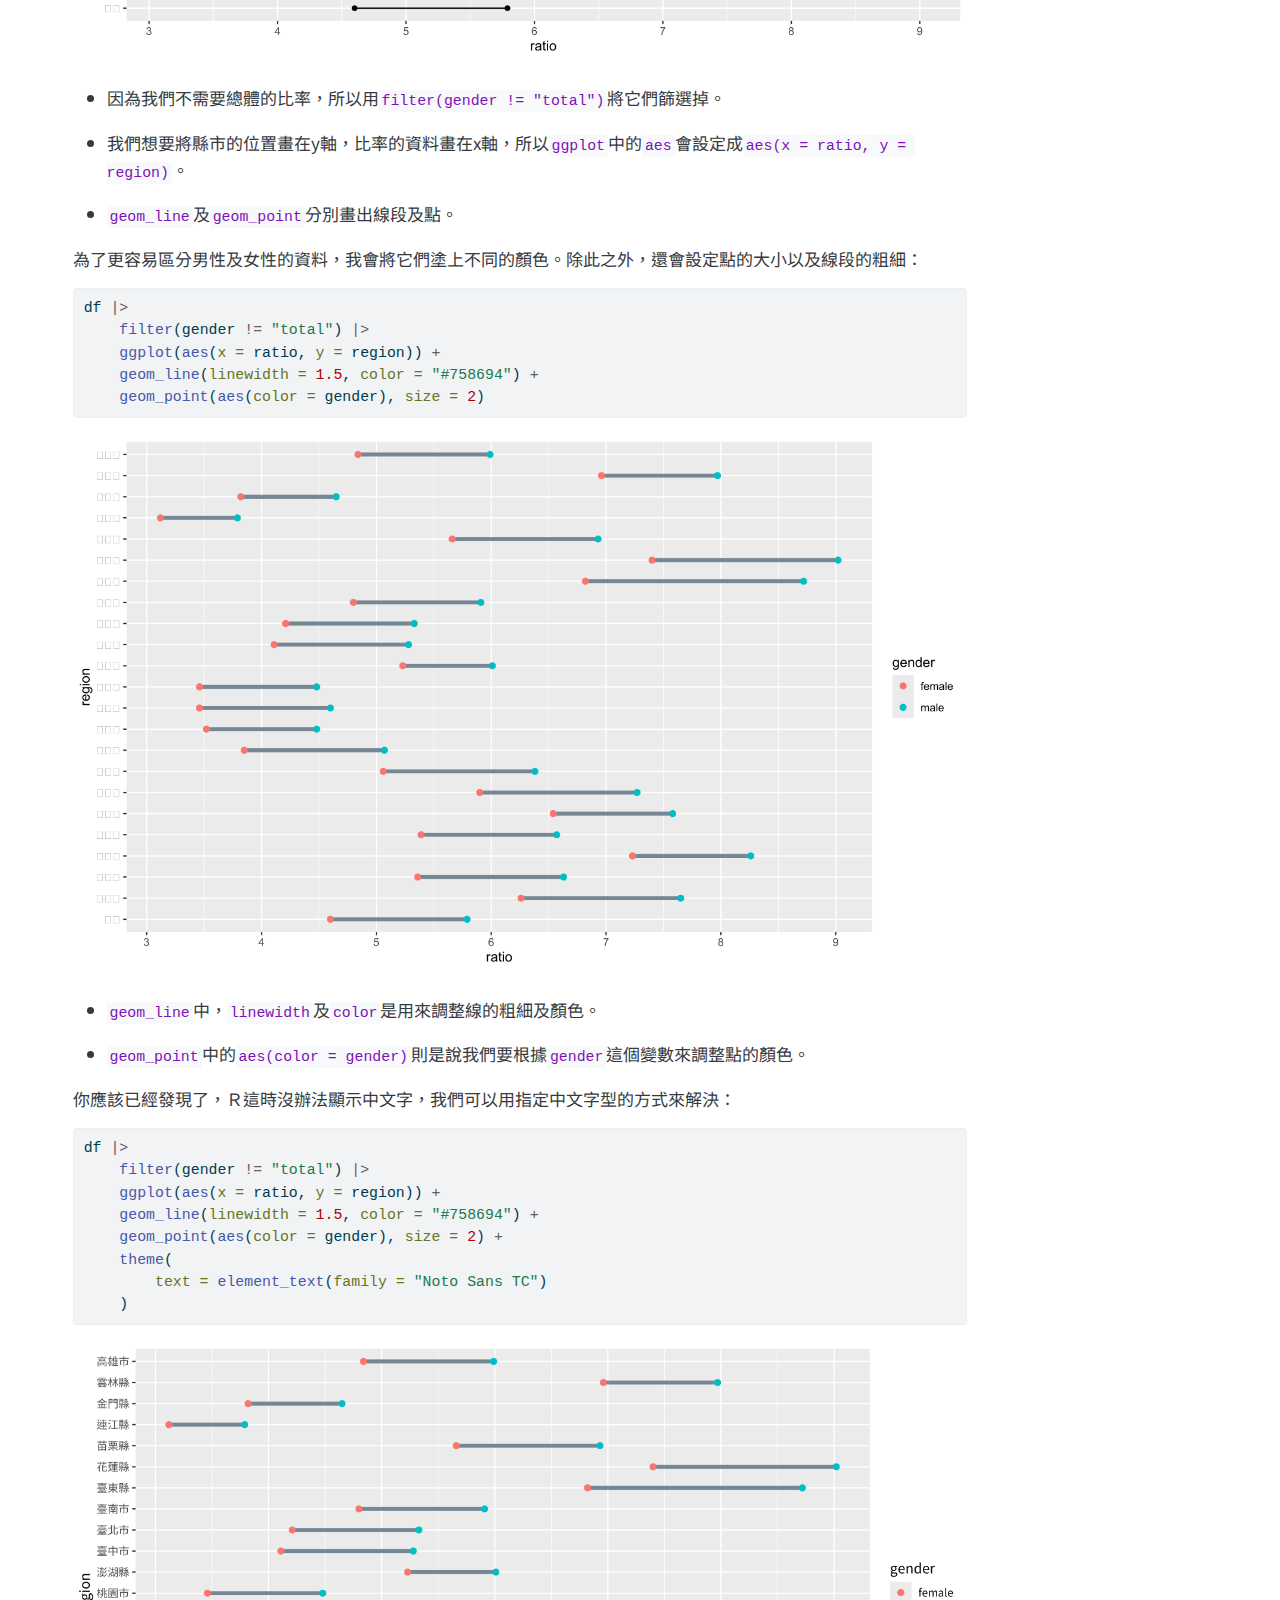
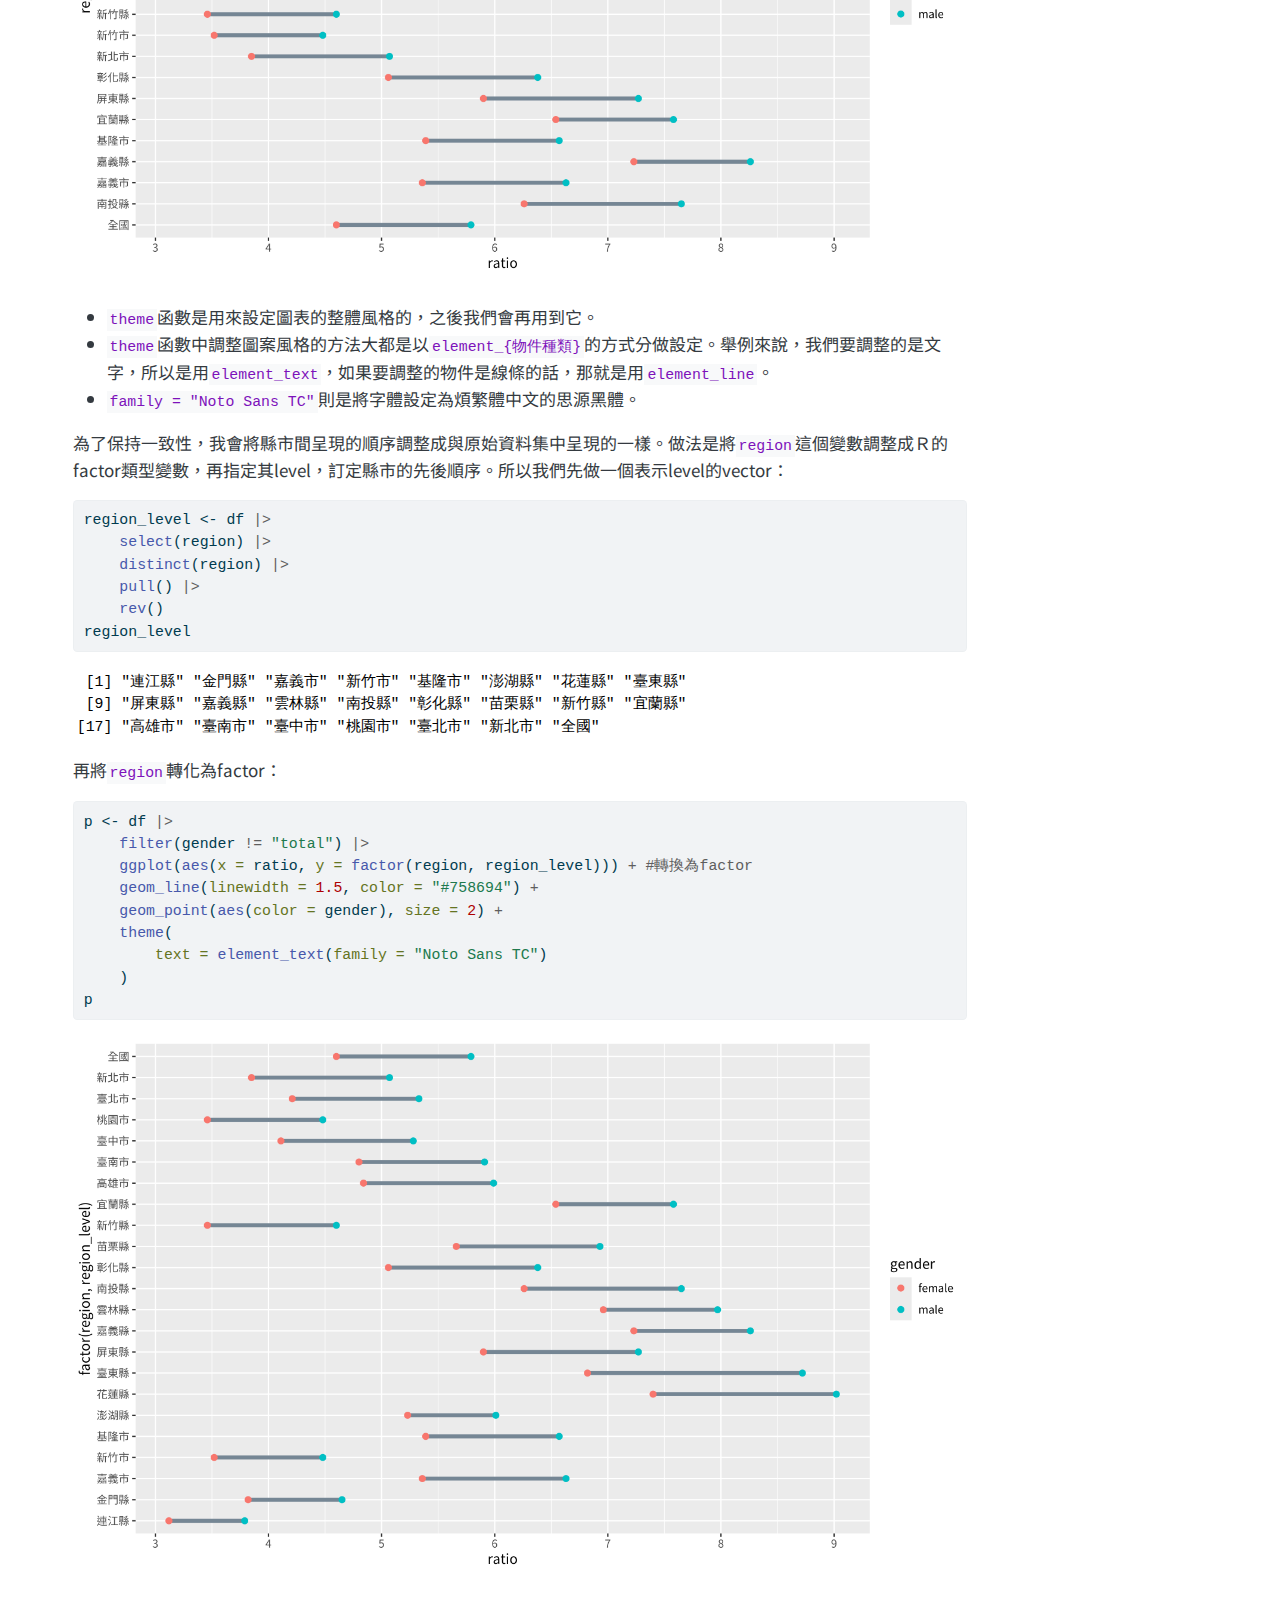
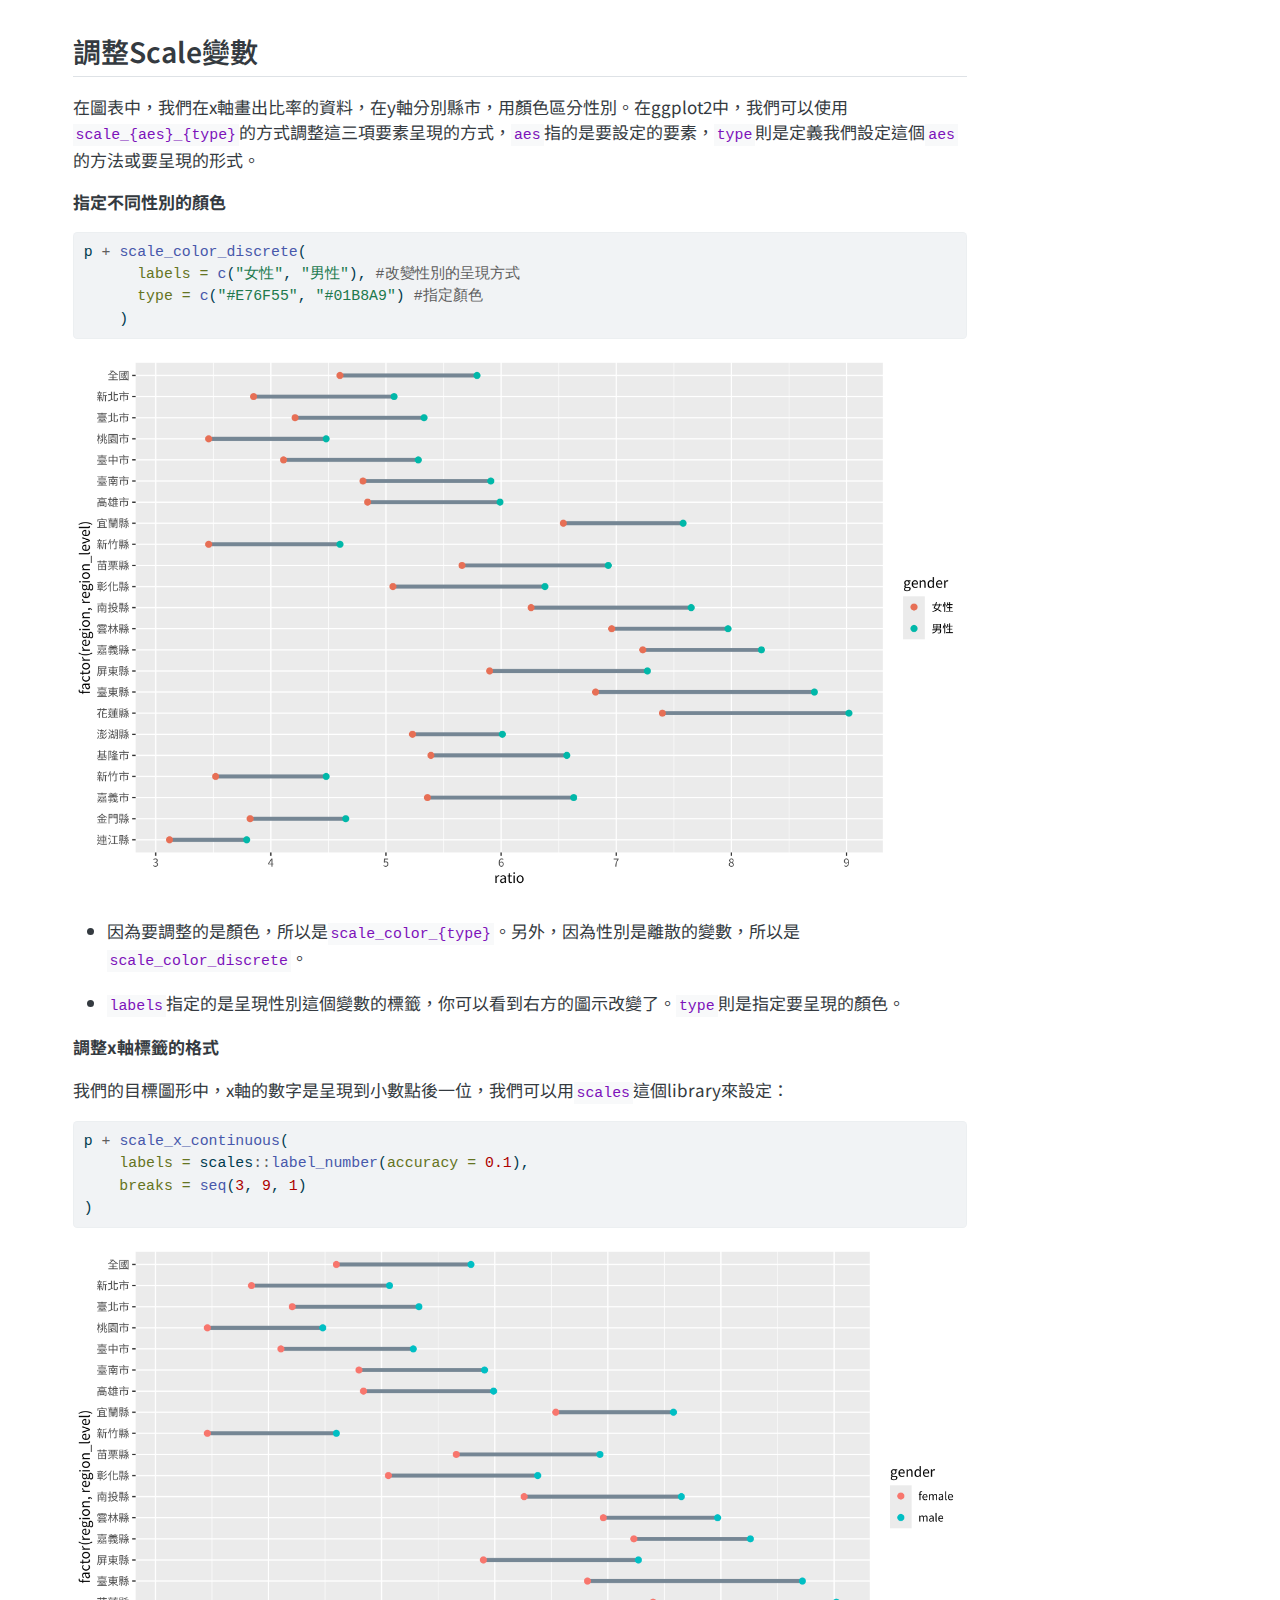
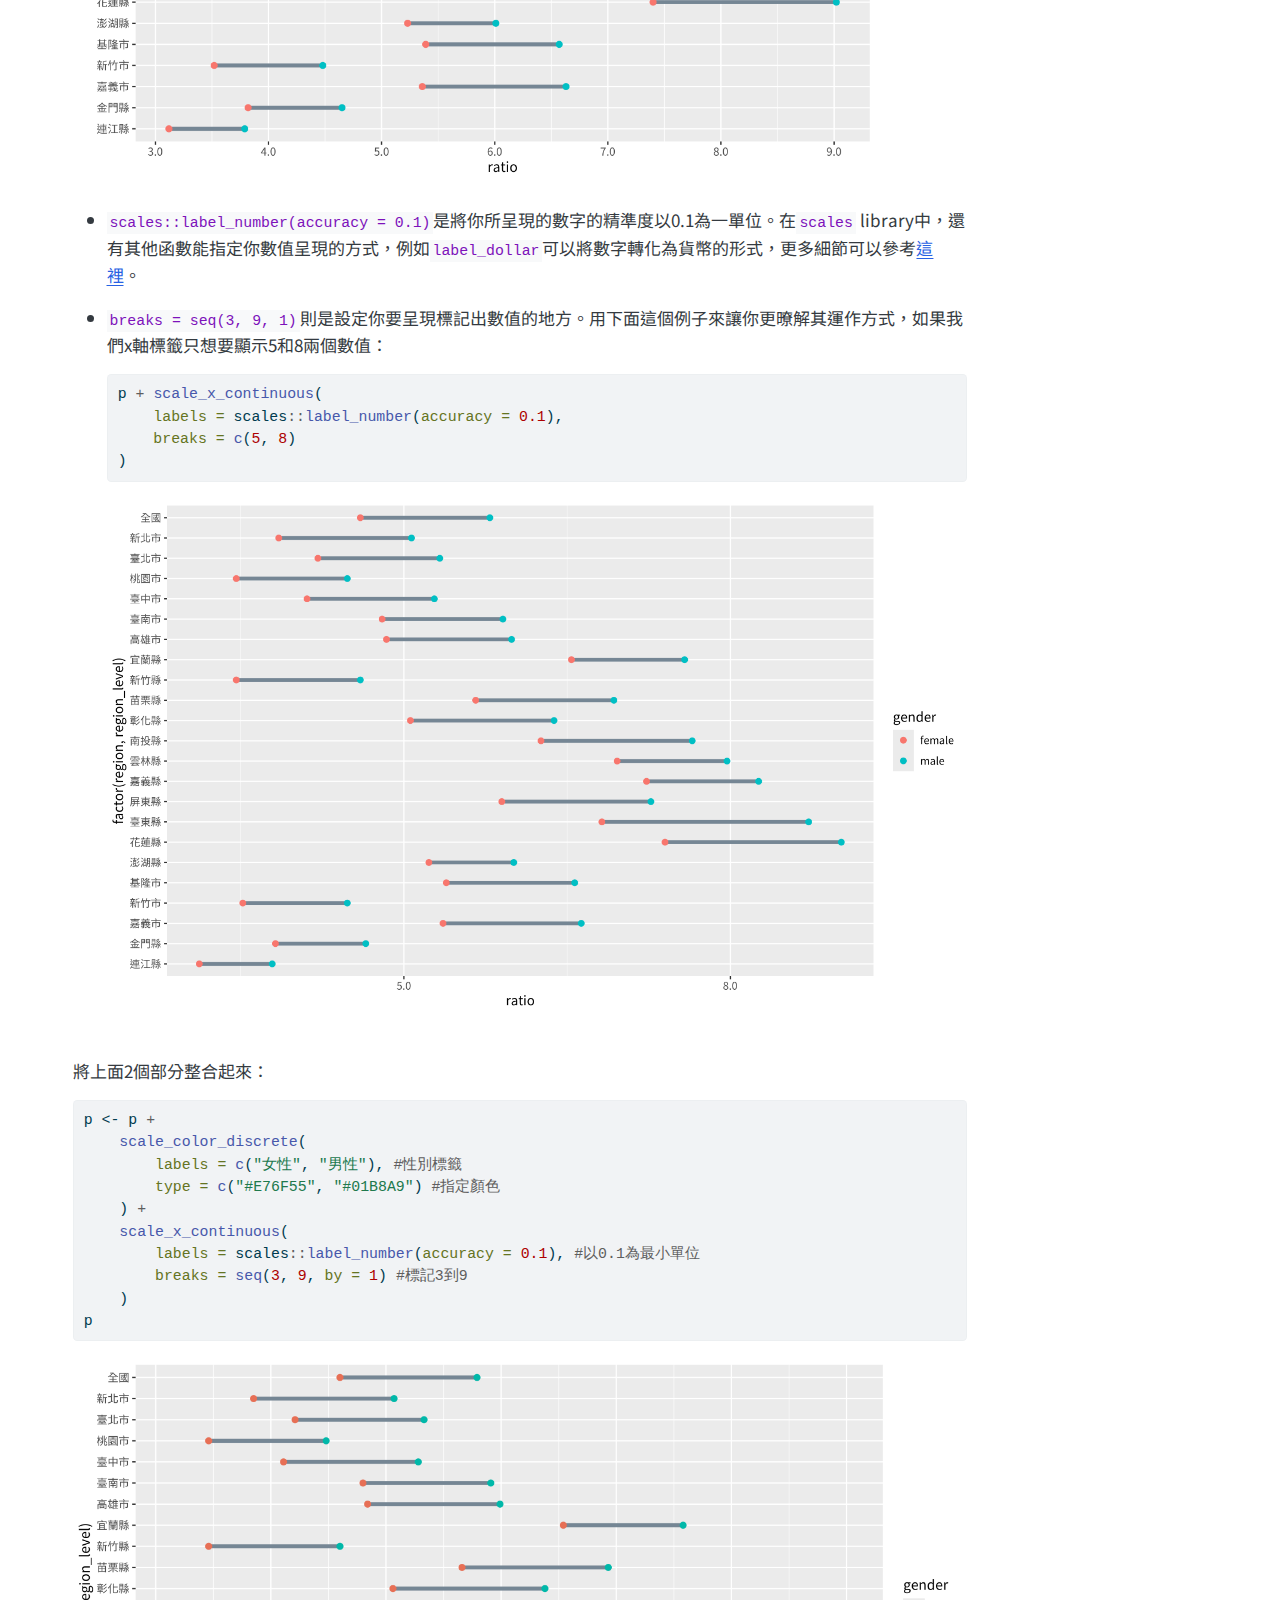
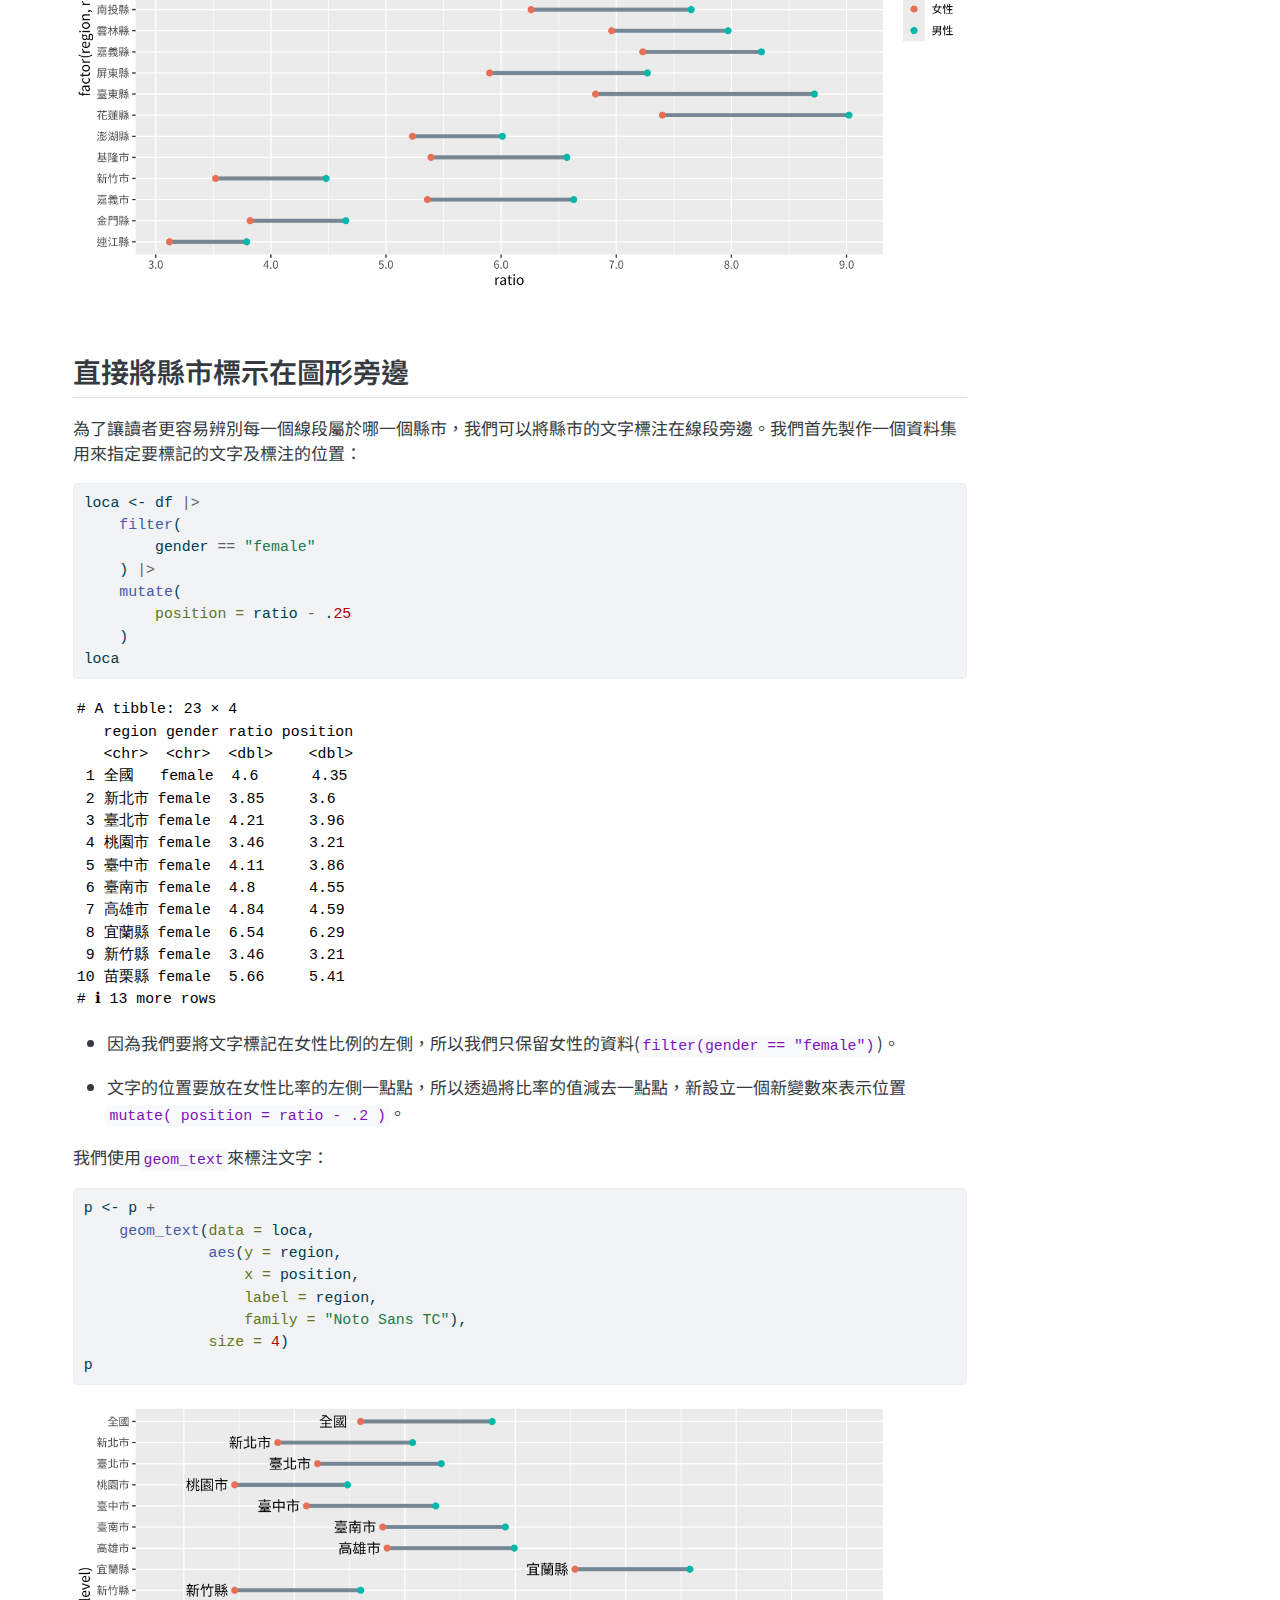
<file: docs/posts/DataViz/2024-09-身心障礙者人數/身心障礙人數.html>
<!DOCTYPE html>
<html xmlns="http://www.w3.org/1999/xhtml" lang="en" xml:lang="en"><head>

<meta charset="utf-8">
<meta name="generator" content="quarto-1.5.43">

<meta name="viewport" content="width=device-width, initial-scale=1.0, user-scalable=yes">

<meta name="dcterms.date" content="2024-09-16">
<meta name="description" content="展示如何從Excel檔案中提取資料，再以點圖(dot plot)的方式做視覺化。">

<title>Peiyi.H – 身心障礙者人數佔總人口比率-資料取得、整理及視覺化</title>
<style>
code{white-space: pre-wrap;}
span.smallcaps{font-variant: small-caps;}
div.columns{display: flex; gap: min(4vw, 1.5em);}
div.column{flex: auto; overflow-x: auto;}
div.hanging-indent{margin-left: 1.5em; text-indent: -1.5em;}
ul.task-list{list-style: none;}
ul.task-list li input[type="checkbox"] {
  width: 0.8em;
  margin: 0 0.8em 0.2em -1em; /* quarto-specific, see https://github.com/quarto-dev/quarto-cli/issues/4556 */ 
  vertical-align: middle;
}
/* CSS for syntax highlighting */
pre > code.sourceCode { white-space: pre; position: relative; }
pre > code.sourceCode > span { line-height: 1.25; }
pre > code.sourceCode > span:empty { height: 1.2em; }
.sourceCode { overflow: visible; }
code.sourceCode > span { color: inherit; text-decoration: inherit; }
div.sourceCode { margin: 1em 0; }
pre.sourceCode { margin: 0; }
@media screen {
div.sourceCode { overflow: auto; }
}
@media print {
pre > code.sourceCode { white-space: pre-wrap; }
pre > code.sourceCode > span { display: inline-block; text-indent: -5em; padding-left: 5em; }
}
pre.numberSource code
  { counter-reset: source-line 0; }
pre.numberSource code > span
  { position: relative; left: -4em; counter-increment: source-line; }
pre.numberSource code > span > a:first-child::before
  { content: counter(source-line);
    position: relative; left: -1em; text-align: right; vertical-align: baseline;
    border: none; display: inline-block;
    -webkit-touch-callout: none; -webkit-user-select: none;
    -khtml-user-select: none; -moz-user-select: none;
    -ms-user-select: none; user-select: none;
    padding: 0 4px; width: 4em;
  }
pre.numberSource { margin-left: 3em;  padding-left: 4px; }
div.sourceCode
  {   }
@media screen {
pre > code.sourceCode > span > a:first-child::before { text-decoration: underline; }
}
</style>


<script src="../../../site_libs/quarto-nav/quarto-nav.js"></script>
<script src="../../../site_libs/quarto-nav/headroom.min.js"></script>
<script src="../../../site_libs/clipboard/clipboard.min.js"></script>
<script src="../../../site_libs/quarto-search/autocomplete.umd.js"></script>
<script src="../../../site_libs/quarto-search/fuse.min.js"></script>
<script src="../../../site_libs/quarto-search/quarto-search.js"></script>
<meta name="quarto:offset" content="../../../">
<link href="../../../images/favicon.ico" rel="icon">
<script src="../../../site_libs/quarto-html/quarto.js"></script>
<script src="../../../site_libs/quarto-html/popper.min.js"></script>
<script src="../../../site_libs/quarto-html/tippy.umd.min.js"></script>
<script src="../../../site_libs/quarto-html/anchor.min.js"></script>
<link href="../../../site_libs/quarto-html/tippy.css" rel="stylesheet">
<link href="../../../site_libs/quarto-html/quarto-syntax-highlighting.css" rel="stylesheet" id="quarto-text-highlighting-styles">
<script src="../../../site_libs/bootstrap/bootstrap.min.js"></script>
<link href="../../../site_libs/bootstrap/bootstrap-icons.css" rel="stylesheet">
<link href="../../../site_libs/bootstrap/bootstrap.min.css" rel="stylesheet" id="quarto-bootstrap" data-mode="light">
<script src="../../../site_libs/quarto-contrib/glightbox/glightbox.min.js"></script>
<link href="../../../site_libs/quarto-contrib/glightbox/glightbox.min.css" rel="stylesheet">
<link href="../../../site_libs/quarto-contrib/glightbox/lightbox.css" rel="stylesheet">
<script id="quarto-search-options" type="application/json">{
  "location": "navbar",
  "copy-button": false,
  "collapse-after": 3,
  "panel-placement": "end",
  "type": "overlay",
  "limit": 50,
  "keyboard-shortcut": [
    "f",
    "/",
    "s"
  ],
  "show-item-context": false,
  "language": {
    "search-no-results-text": "No results",
    "search-matching-documents-text": "matching documents",
    "search-copy-link-title": "Copy link to search",
    "search-hide-matches-text": "Hide additional matches",
    "search-more-match-text": "more match in this document",
    "search-more-matches-text": "more matches in this document",
    "search-clear-button-title": "Clear",
    "search-text-placeholder": "",
    "search-detached-cancel-button-title": "Cancel",
    "search-submit-button-title": "Submit",
    "search-label": "Search"
  }
}</script>
<link rel="preconnect" href="https://fonts.googleapis.com">
<link rel="preconnect" href="https://fonts.gstatic.com" crossorigin="">
<link href="https://fonts.googleapis.com/css2?family=Noto+Sans+TC:wght@100..900&amp;display=swap" rel="stylesheet">


<link rel="stylesheet" href="../../../styles.css">
</head>

<body class="nav-fixed">

<div id="quarto-search-results"></div>
  <header id="quarto-header" class="headroom fixed-top">
    <nav class="navbar navbar-expand-lg " data-bs-theme="dark">
      <div class="navbar-container container-fluid">
      <div class="navbar-brand-container mx-auto">
    <a class="navbar-brand" href="../../../index.html">
    <span class="navbar-title">Peiyi.H</span>
    </a>
  </div>
            <div id="quarto-search" class="" title="Search"></div>
          <button class="navbar-toggler" type="button" data-bs-toggle="collapse" data-bs-target="#navbarCollapse" aria-controls="navbarCollapse" role="menu" aria-expanded="false" aria-label="Toggle navigation" onclick="if (window.quartoToggleHeadroom) { window.quartoToggleHeadroom(); }">
  <span class="navbar-toggler-icon"></span>
</button>
          <div class="collapse navbar-collapse" id="navbarCollapse">
            <ul class="navbar-nav navbar-nav-scroll ms-auto">
  <li class="nav-item">
    <a class="nav-link" href="../../../dataViz.html"> 
<span class="menu-text">DataViz</span></a>
  </li>  
  <li class="nav-item">
    <a class="nav-link" href="../../../gallery.html"> 
<span class="menu-text">Gallery</span></a>
  </li>  
</ul>
          </div> <!-- /navcollapse -->
            <div class="quarto-navbar-tools">
</div>
      </div> <!-- /container-fluid -->
    </nav>
</header>
<!-- content -->
<div id="quarto-content" class="quarto-container page-columns page-rows-contents page-layout-full page-navbar">
<!-- sidebar -->
<!-- margin-sidebar -->
    <div id="quarto-margin-sidebar" class="sidebar margin-sidebar">
        <nav id="TOC" role="doc-toc" class="toc-active">
    <h2 id="toc-title">On this page</h2>
   
  <ul>
  <li><a href="#取得資料並擷取需要的數據" id="toc-取得資料並擷取需要的數據" class="nav-link active" data-scroll-target="#取得資料並擷取需要的數據">取得資料並擷取需要的數據</a>
  <ul class="collapse">
  <li><a href="#下載資料" id="toc-下載資料" class="nav-link" data-scroll-target="#下載資料">下載資料</a></li>
  <li><a href="#從excel表中擷取需要的資料" id="toc-從excel表中擷取需要的資料" class="nav-link" data-scroll-target="#從excel表中擷取需要的資料">從Excel表中擷取需要的資料</a></li>
  </ul></li>
  <li><a href="#資料整理" id="toc-資料整理" class="nav-link" data-scroll-target="#資料整理">資料整理</a>
  <ul class="collapse">
  <li><a href="#整理地區的文字" id="toc-整理地區的文字" class="nav-link" data-scroll-target="#整理地區的文字">整理地區的文字</a></li>
  <li><a href="#轉換資料架構" id="toc-轉換資料架構" class="nav-link" data-scroll-target="#轉換資料架構">轉換資料架構</a></li>
  </ul></li>
  <li><a href="#製作視覺化圖表" id="toc-製作視覺化圖表" class="nav-link" data-scroll-target="#製作視覺化圖表">製作視覺化圖表</a>
  <ul class="collapse">
  <li><a href="#主要圖形" id="toc-主要圖形" class="nav-link" data-scroll-target="#主要圖形">主要圖形</a></li>
  <li><a href="#調整scale變數" id="toc-調整scale變數" class="nav-link" data-scroll-target="#調整scale變數">調整Scale變數</a></li>
  <li><a href="#直接將縣市標示在圖形旁邊" id="toc-直接將縣市標示在圖形旁邊" class="nav-link" data-scroll-target="#直接將縣市標示在圖形旁邊">直接將縣市標示在圖形旁邊</a></li>
  <li><a href="#加入標題及註解" id="toc-加入標題及註解" class="nav-link" data-scroll-target="#加入標題及註解">加入標題及註解</a></li>
  <li><a href="#調整圖形的樣式" id="toc-調整圖形的樣式" class="nav-link" data-scroll-target="#調整圖形的樣式">調整圖形的樣式</a>
  <ul class="collapse">
  <li><a href="#調整兩軸的文字及標記" id="toc-調整兩軸的文字及標記" class="nav-link" data-scroll-target="#調整兩軸的文字及標記">調整兩軸的文字及標記</a></li>
  <li><a href="#調整圖示" id="toc-調整圖示" class="nav-link" data-scroll-target="#調整圖示">調整圖示</a></li>
  <li><a href="#調整格線" id="toc-調整格線" class="nav-link" data-scroll-target="#調整格線">調整格線</a></li>
  <li><a href="#調整標題註解的樣式和圖片的邊框" id="toc-調整標題註解的樣式和圖片的邊框" class="nav-link" data-scroll-target="#調整標題註解的樣式和圖片的邊框">調整標題、註解的樣式和圖片的邊框</a></li>
  </ul></li>
  </ul></li>
  </ul>
</nav>
    </div>
<!-- main -->
<main class="content column-page-left" id="quarto-document-content">

<header id="title-block-header" class="quarto-title-block default">
<div class="quarto-title">
<h1 class="title">身心障礙者人數佔總人口比率-資料取得、整理及視覺化</h1>
  <div class="quarto-categories">
    <div class="quarto-category">R</div>
    <div class="quarto-category">tidyverse</div>
    <div class="quarto-category">ggplot</div>
    <div class="quarto-category">dot plot</div>
  </div>
  </div>

<div>
  <div class="description">
    展示如何從Excel檔案中提取資料，再以點圖(dot plot)的方式做視覺化。
  </div>
</div>


<div class="quarto-title-meta column-page-left">

    
    <div>
    <div class="quarto-title-meta-heading">Published</div>
    <div class="quarto-title-meta-contents">
      <p class="date">September 16, 2024</p>
    </div>
  </div>
  
    
  </div>
  


</header>


<hr>
<p>在這篇文章中，我會展示如何使用R從Excel檔案中提取資料，並整理成需要的形式，最後再將各縣市男性與女性的身心障礙者人數佔總人口數比率以點圖(dot plot)的方式做視覺化。目標的圖表長這樣： <a href="img/身心障礙者佔總人口數比率.png" class="lightbox" data-gallery="quarto-lightbox-gallery-1"><img src="img/身心障礙者佔總人口數比率.png" class="img-fluid"></a></p>
<section id="取得資料並擷取需要的數據" class="level1">
<h1>取得資料並擷取需要的數據</h1>
<p>我想取得的資料是：</p>
<p><strong>2023年各縣市身心障礙者人數佔總人口比率資料，其中包含男性與女性的數據</strong></p>
<section id="下載資料" class="level2">
<h2 class="anchored" data-anchor-id="下載資料">下載資料</h2>
<p>使用的資料是從衛生福利部統計處的<a href="https://dep.mohw.gov.tw/DOS/cp-5337-62357-113.html">網站</a>下載，在「衛生福利公務統計」&gt;「社會福利公務統計一覽表」中的「2.3.1身心障礙者人數按類別及縣市別分」統計表。大致上長這樣：</p>
<div class="quarto-figure quarto-figure-center">
<figure class="figure">
<p><img src="img/截圖.png" class="img-fluid quarto-figure quarto-figure-center figure-img"></p>
</figure>
</div>
<p>統計表是Excel格式，資料內容包含：</p>
<ul>
<li><p>身心障礙者人數，分男性與女性</p></li>
<li><p>各類別身心障礙者人數</p></li>
<li><p>身心障礙者人數佔總人口比率</p></li>
<li><p>上面三項資料依照各縣市區分</p></li>
<li><p>從2011年到2023年的資料</p></li>
</ul>
<p>我們需要將資料從Excel檔案中提取出來。</p>
</section>
<section id="從excel表中擷取需要的資料" class="level2">
<h2 class="anchored" data-anchor-id="從excel表中擷取需要的資料">從Excel表中擷取需要的資料</h2>
<p>首先，讓我們先載入需要的library：</p>
<div class="cell">
<div class="sourceCode cell-code" id="cb1"><pre class="sourceCode r code-with-copy"><code class="sourceCode r"><span id="cb1-1"><a href="#cb1-1" aria-hidden="true" tabindex="-1"></a><span class="fu">library</span>(tidyverse)</span>
<span id="cb1-2"><a href="#cb1-2" aria-hidden="true" tabindex="-1"></a><span class="fu">library</span>(readxl)</span></code><button title="Copy to Clipboard" class="code-copy-button"><i class="bi"></i></button></pre></div>
</div>
<ul>
<li><p><code>tidyverse</code>是用來整理資料及繪製統計圖表</p></li>
<li><p><code>readxl</code>則是用來讀取Excel檔案</p></li>
</ul>
<p>接著，我們用<code>readxl</code>中的<code>read_xlsx</code>來讀取人數佔比率的資料：</p>
<div class="cell">
<div class="sourceCode cell-code" id="cb2"><pre class="sourceCode r code-with-copy"><code class="sourceCode r"><span id="cb2-1"><a href="#cb2-1" aria-hidden="true" tabindex="-1"></a><span class="fu">read_xlsx</span>(<span class="st">"data/2.3.1身心障礙者人數按類別及縣市別分.xlsx"</span>, </span>
<span id="cb2-2"><a href="#cb2-2" aria-hidden="true" tabindex="-1"></a>          <span class="at">sheet =</span> <span class="st">"2023"</span>, </span>
<span id="cb2-3"><a href="#cb2-3" aria-hidden="true" tabindex="-1"></a>          <span class="at">range =</span> <span class="fu">anchored</span>(<span class="st">"A8"</span>, <span class="at">dim =</span> <span class="fu">c</span>(<span class="dv">23</span>, <span class="dv">17</span>)),</span>
<span id="cb2-4"><a href="#cb2-4" aria-hidden="true" tabindex="-1"></a>          <span class="at">col_names =</span> <span class="fu">as.character</span>(<span class="dv">1</span><span class="sc">:</span><span class="dv">17</span>)) <span class="sc">|&gt;</span> <span class="co">#從excel檔中提取所需的資料</span></span>
<span id="cb2-5"><a href="#cb2-5" aria-hidden="true" tabindex="-1"></a><span class="fu">select</span>(<span class="st">"1"</span>, <span class="st">"15"</span>,<span class="st">"16"</span>, <span class="st">"17"</span>)  <span class="sc">|&gt;</span> <span class="co">#挑選需要的變數</span></span>
<span id="cb2-6"><a href="#cb2-6" aria-hidden="true" tabindex="-1"></a><span class="fu">rename</span>(<span class="st">"region"</span> <span class="ot">=</span> <span class="st">"1"</span>, <span class="co">#對變數重新命名</span></span>
<span id="cb2-7"><a href="#cb2-7" aria-hidden="true" tabindex="-1"></a>       <span class="st">"total"</span> <span class="ot">=</span> <span class="st">"15"</span>,</span>
<span id="cb2-8"><a href="#cb2-8" aria-hidden="true" tabindex="-1"></a>       <span class="st">"male"</span> <span class="ot">=</span> <span class="st">"16"</span>,</span>
<span id="cb2-9"><a href="#cb2-9" aria-hidden="true" tabindex="-1"></a>       <span class="st">"female"</span> <span class="ot">=</span> <span class="st">"17"</span>) </span></code><button title="Copy to Clipboard" class="code-copy-button"><i class="bi"></i></button></pre></div>
</div>
<p>我會一項接著一項解釋這段程式碼做了什麼：</p>
<ul>
<li><p><code>read_xlsx</code>：</p>
<ul>
<li><p>第一項要放入Excel檔案的位置。</p></li>
<li><p><code>sheet</code>則是指定你要的哪一個資料表，這裡放入<code>"2023"</code>代表你想要讀取的是名字為「2023」的工作表。如果放入數字的話，則是告訴這個函數要讀取第幾個表，舉例來說，若設定<code>sheet = 5</code>則會讀取第5個表。</p></li>
<li><p><code>range</code>是用來指定要選取的儲存格範圍。<code>anchored("A8", dim = c(23, 17))</code>指定的是儲存格A8向下23列、向右17行的資料。</p></li>
<li><p>其他指定資料範圍的方法包括<code>range = "B3:D6"</code> 來指定一個長方形的左上角及右下角、<code>range = cell_rows(3:5)</code>來選取第3到5行的資料，細節可參考<a href="https://readxl.tidyverse.org/reference/cell-specification.html">這裡</a>。</p></li>
<li><p><code>col_names = as.character(1:17)</code>則是暫時給每一個column暫時的名稱。會這麼做的原因是，如果不這麼做，column name中會包含中文，我在寫code的途中這麼做的時候，我的R session不斷地當機，必須改成不包含中文的名稱才能順利讀取資料。</p></li>
</ul></li>
<li><p>從Excel中可以知道第1、15、16、17是我們需要的變數，<code>select("1", "15","16", "17")</code>用來選取我們要的columns。</p></li>
<li><p><code>rename("region" = "1", "total" = "15", "male" = "16", "female" = "17")</code>則是將column name改成更好理解的名稱。</p></li>
</ul>
<p>提取出來的資料集，就會包含我們所需要的資料：</p>
<div class="cell">
<div class="sourceCode cell-code" id="cb3"><pre class="sourceCode r code-with-copy"><code class="sourceCode r"><span id="cb3-1"><a href="#cb3-1" aria-hidden="true" tabindex="-1"></a>df <span class="ot">&lt;-</span> <span class="fu">read_xlsx</span>(<span class="st">"data/2.3.1身心障礙者人數按類別及縣市別分.xlsx"</span>, </span>
<span id="cb3-2"><a href="#cb3-2" aria-hidden="true" tabindex="-1"></a>          <span class="at">sheet =</span> <span class="st">"2023"</span>,</span>
<span id="cb3-3"><a href="#cb3-3" aria-hidden="true" tabindex="-1"></a>          <span class="at">range =</span> <span class="fu">anchored</span>(<span class="st">"A8"</span>, <span class="at">dim =</span> <span class="fu">c</span>(<span class="dv">23</span>, <span class="dv">17</span>)),</span>
<span id="cb3-4"><a href="#cb3-4" aria-hidden="true" tabindex="-1"></a>          <span class="at">col_names =</span> <span class="fu">as.character</span>(<span class="dv">1</span><span class="sc">:</span><span class="dv">17</span>)) <span class="sc">|&gt;</span> <span class="co">#從excel檔中提取所需的資料</span></span>
<span id="cb3-5"><a href="#cb3-5" aria-hidden="true" tabindex="-1"></a><span class="fu">select</span>(<span class="st">"1"</span>, <span class="st">"15"</span>,<span class="st">"16"</span>, <span class="st">"17"</span>)  <span class="sc">|&gt;</span> <span class="co">#挑選需要的變數</span></span>
<span id="cb3-6"><a href="#cb3-6" aria-hidden="true" tabindex="-1"></a><span class="fu">rename</span>(<span class="st">"region"</span> <span class="ot">=</span> <span class="st">"1"</span>,</span>
<span id="cb3-7"><a href="#cb3-7" aria-hidden="true" tabindex="-1"></a>       <span class="st">"total"</span> <span class="ot">=</span> <span class="st">"15"</span>,</span>
<span id="cb3-8"><a href="#cb3-8" aria-hidden="true" tabindex="-1"></a>       <span class="st">"male"</span> <span class="ot">=</span> <span class="st">"16"</span>,</span>
<span id="cb3-9"><a href="#cb3-9" aria-hidden="true" tabindex="-1"></a>       <span class="st">"female"</span> <span class="ot">=</span> <span class="st">"17"</span>) <span class="co">#對變數重新命名</span></span>
<span id="cb3-10"><a href="#cb3-10" aria-hidden="true" tabindex="-1"></a></span>
<span id="cb3-11"><a href="#cb3-11" aria-hidden="true" tabindex="-1"></a>df</span></code><button title="Copy to Clipboard" class="code-copy-button"><i class="bi"></i></button></pre></div>
<div class="cell-output cell-output-stdout">
<pre><code># A tibble: 23 × 4
   region                 total  male female
   &lt;chr&gt;                  &lt;dbl&gt; &lt;dbl&gt;  &lt;dbl&gt;
 1 總計  Total             5.19  5.79   4.6 
 2 新北市 New Taipei City  4.44  5.07   3.85
 3 臺北市 Taipei City      4.74  5.33   4.21
 4 桃園市 Taoyuan City     3.96  4.48   3.46
 5 臺中市 Taichung City    4.68  5.28   4.11
 6 臺南市 Tainan City      5.35  5.91   4.8 
 7 高雄市 Kaohsiung City   5.4   5.99   4.84
 8 宜蘭縣 Yilan County     7.06  7.58   6.54
 9 新竹縣 Hsinchu County   4.04  4.6    3.46
10 苗栗縣 Miaoli County    6.32  6.93   5.66
# ℹ 13 more rows</code></pre>
</div>
</div>
</section>
</section>
<section id="資料整理" class="level1">
<h1>資料整理</h1>
<p>在進入視覺化之前，我們還需對資料做兩項處理：</p>
<ol type="1">
<li>將地區(region)變數中，縣市英文名稱的部分去除。</li>
<li>將資料的架構轉換成”tidy”的形式，以利使用ggplot來做視覺化。</li>
</ol>
<section id="整理地區的文字" class="level2">
<h2 class="anchored" data-anchor-id="整理地區的文字">整理地區的文字</h2>
<p>你可以觀察到，各縣市的文字中包含縣市的英文，為了能將縣市名稱更簡潔的呈現在圖表中，我們要剔除英文名稱。</p>
<p>首先，我們先將地區名稱中英文的部分分開來：</p>
<div class="cell">
<div class="sourceCode cell-code" id="cb5"><pre class="sourceCode r code-with-copy"><code class="sourceCode r"><span id="cb5-1"><a href="#cb5-1" aria-hidden="true" tabindex="-1"></a>df <span class="sc">|&gt;</span> <span class="fu">separate_wider_delim</span>(</span>
<span id="cb5-2"><a href="#cb5-2" aria-hidden="true" tabindex="-1"></a>        <span class="at">cols =</span> region, </span>
<span id="cb5-3"><a href="#cb5-3" aria-hidden="true" tabindex="-1"></a>        <span class="at">delim =</span> <span class="st">" "</span>,</span>
<span id="cb5-4"><a href="#cb5-4" aria-hidden="true" tabindex="-1"></a>        <span class="at">names =</span> <span class="fu">c</span>(<span class="st">"region"</span>, <span class="st">"region_eng"</span>),</span>
<span id="cb5-5"><a href="#cb5-5" aria-hidden="true" tabindex="-1"></a>        <span class="at">too_many =</span> <span class="st">"drop"</span></span>
<span id="cb5-6"><a href="#cb5-6" aria-hidden="true" tabindex="-1"></a>    )</span></code><button title="Copy to Clipboard" class="code-copy-button"><i class="bi"></i></button></pre></div>
<div class="cell-output cell-output-stdout">
<pre><code># A tibble: 23 × 5
   region region_eng  total  male female
   &lt;chr&gt;  &lt;chr&gt;       &lt;dbl&gt; &lt;dbl&gt;  &lt;dbl&gt;
 1 總計   ""           5.19  5.79   4.6 
 2 新北市 "New"        4.44  5.07   3.85
 3 臺北市 "Taipei"     4.74  5.33   4.21
 4 桃園市 "Taoyuan"    3.96  4.48   3.46
 5 臺中市 "Taichung"   4.68  5.28   4.11
 6 臺南市 "Tainan"     5.35  5.91   4.8 
 7 高雄市 "Kaohsiung"  5.4   5.99   4.84
 8 宜蘭縣 "Yilan"      7.06  7.58   6.54
 9 新竹縣 "Hsinchu"    4.04  4.6    3.46
10 苗栗縣 "Miaoli"     6.32  6.93   5.66
# ℹ 13 more rows</code></pre>
</div>
</div>
<ul>
<li><p><code>separate_wider_delim()</code>函數的功能是將字串根據某個符號為分界，來分開為不同行。</p></li>
<li><p><code>cols</code>指定要分開的對象，這裡我們要分開的目標是<code>region</code>這一行。</p></li>
<li><p><code>delim</code>則是指定要以什麼文字或符號分開，這裡我們以中英文之間的空格做區分，所以<code>delim = " "</code>。</p></li>
<li><p><code>names</code>是指定你分開後的行要叫什麼名稱。</p></li>
<li><p>如果以仔細觀察，可以發現<code>region</code>中的文字有的包含不只一個空格，因為我們只想以第一個空格做切分，所以設定<code>too_many = "drop"</code>把多的部分都丟掉</p></li>
</ul>
<p>接著我們再把不需要的<code>region_eng</code>丟掉，並將<code>region</code>中的「總計」轉換成「全國」：</p>
<div class="cell">
<div class="sourceCode cell-code" id="cb7"><pre class="sourceCode r code-with-copy"><code class="sourceCode r"><span id="cb7-1"><a href="#cb7-1" aria-hidden="true" tabindex="-1"></a>df <span class="ot">&lt;-</span> df <span class="sc">|&gt;</span> <span class="fu">separate_wider_delim</span>(</span>
<span id="cb7-2"><a href="#cb7-2" aria-hidden="true" tabindex="-1"></a>        <span class="at">cols =</span> region, </span>
<span id="cb7-3"><a href="#cb7-3" aria-hidden="true" tabindex="-1"></a>        <span class="at">delim =</span> <span class="st">" "</span>,</span>
<span id="cb7-4"><a href="#cb7-4" aria-hidden="true" tabindex="-1"></a>        <span class="at">names =</span> <span class="fu">c</span>(<span class="st">"region"</span>, <span class="st">"region_eng"</span>),</span>
<span id="cb7-5"><a href="#cb7-5" aria-hidden="true" tabindex="-1"></a>        <span class="at">too_many =</span> <span class="st">"drop"</span></span>
<span id="cb7-6"><a href="#cb7-6" aria-hidden="true" tabindex="-1"></a>    ) <span class="sc">|&gt;</span> </span>
<span id="cb7-7"><a href="#cb7-7" aria-hidden="true" tabindex="-1"></a>    <span class="fu">select</span>(<span class="sc">-</span><span class="dv">2</span>) <span class="sc">|&gt;</span> </span>
<span id="cb7-8"><a href="#cb7-8" aria-hidden="true" tabindex="-1"></a>    <span class="fu">mutate</span>(</span>
<span id="cb7-9"><a href="#cb7-9" aria-hidden="true" tabindex="-1"></a>        <span class="at">region =</span> <span class="fu">if_else</span>(region <span class="sc">==</span> <span class="st">"總計"</span>, <span class="st">"全國"</span>, region)</span>
<span id="cb7-10"><a href="#cb7-10" aria-hidden="true" tabindex="-1"></a>    )</span>
<span id="cb7-11"><a href="#cb7-11" aria-hidden="true" tabindex="-1"></a>df</span></code><button title="Copy to Clipboard" class="code-copy-button"><i class="bi"></i></button></pre></div>
<div class="cell-output cell-output-stdout">
<pre><code># A tibble: 23 × 4
   region total  male female
   &lt;chr&gt;  &lt;dbl&gt; &lt;dbl&gt;  &lt;dbl&gt;
 1 全國    5.19  5.79   4.6 
 2 新北市  4.44  5.07   3.85
 3 臺北市  4.74  5.33   4.21
 4 桃園市  3.96  4.48   3.46
 5 臺中市  4.68  5.28   4.11
 6 臺南市  5.35  5.91   4.8 
 7 高雄市  5.4   5.99   4.84
 8 宜蘭縣  7.06  7.58   6.54
 9 新竹縣  4.04  4.6    3.46
10 苗栗縣  6.32  6.93   5.66
# ℹ 13 more rows</code></pre>
</div>
</div>
<ul>
<li><p><code>select(-2)</code>的意思是選擇除了第2行以外的變數。</p></li>
<li><p><code>mutate( region = if_else(region == "總計", "全國", region) )</code>則是當<code>region</code>中的值是「總計」時用「全國」取代它，其他的時候則保留原本<code>region</code>的值。</p></li>
</ul>
</section>
<section id="轉換資料架構" class="level2">
<h2 class="anchored" data-anchor-id="轉換資料架構">轉換資料架構</h2>
<p>我們需要資料是tidy的形式，代表資料集中的每一個行都是一個變數，每一個儲存格中都只儲存一個值(更詳細的定義及解釋可參考<a href="https://r4ds.hadley.nz/data-tidy">這裡</a>)。原本的資料中，性別(gender)這個變數沒有被列在一個行中，而是分別散佈在三個不同的行中，我們可以使用<code>pivot_longer</code>做到這件事：</p>
<div class="cell">
<div class="sourceCode cell-code" id="cb9"><pre class="sourceCode r code-with-copy"><code class="sourceCode r"><span id="cb9-1"><a href="#cb9-1" aria-hidden="true" tabindex="-1"></a>df <span class="ot">&lt;-</span> df <span class="sc">|&gt;</span> <span class="fu">pivot_longer</span>(</span>
<span id="cb9-2"><a href="#cb9-2" aria-hidden="true" tabindex="-1"></a>        <span class="at">cols =</span> <span class="fu">c</span>(<span class="st">"total"</span>, <span class="st">"male"</span>, <span class="st">"female"</span>),</span>
<span id="cb9-3"><a href="#cb9-3" aria-hidden="true" tabindex="-1"></a>        <span class="at">names_to =</span> <span class="st">"gender"</span>,</span>
<span id="cb9-4"><a href="#cb9-4" aria-hidden="true" tabindex="-1"></a>        <span class="at">values_to =</span> <span class="st">"ratio"</span>)</span></code><button title="Copy to Clipboard" class="code-copy-button"><i class="bi"></i></button></pre></div>
</div>
<ul>
<li><p><code>pivot_longer</code> 是將原本的資料「拉長」，將存於行標題中的資料放到儲存格裡。</p></li>
<li><p><code>cols</code>指定要轉換的行，我們要將性別的資料放下來到儲存格中，所以設定<code>cols = c("total", "male", "female")</code>。</p></li>
<li><p><code>names_to</code>指定我們放下來的資料那一行的標題名稱，因為是性別資料，因此設定為<code>names_to = "gender"</code>。</p></li>
<li><p>原本在<code>"total", "male", "female"</code> 下方的資料是比率，所以透過<code>values_to = "ratio"</code>將它們命名為<code>ratio</code>。</p></li>
</ul>
<p>整理完後的資料就會呈現這樣的形式：</p>
<div class="cell">
<div class="cell-output cell-output-stdout">
<pre><code># A tibble: 69 × 3
   region gender ratio
   &lt;chr&gt;  &lt;chr&gt;  &lt;dbl&gt;
 1 全國   total   5.19
 2 全國   male    5.79
 3 全國   female  4.6 
 4 新北市 total   4.44
 5 新北市 male    5.07
 6 新北市 female  3.85
 7 臺北市 total   4.74
 8 臺北市 male    5.33
 9 臺北市 female  4.21
10 桃園市 total   3.96
# ℹ 59 more rows</code></pre>
</div>
</div>
<p>整理好資料後，我們終於可以進入視覺化的部分。</p>
</section>
</section>
<section id="製作視覺化圖表" class="level1">
<h1>製作視覺化圖表</h1>
<p>重新確認我們的目標，我們想要畫出這樣的圖表： <a href="img/身心障礙者佔總人口數比率.png" class="lightbox" data-gallery="quarto-lightbox-gallery-2"><img src="img/身心障礙者佔總人口數比率.png" class="img-fluid"></a></p>
<p>我會一步一步的說明要如何畫出這樣的圖形。</p>
<section id="主要圖形" class="level2">
<h2 class="anchored" data-anchor-id="主要圖形">主要圖形</h2>
<p>先畫出每個縣市男性與女性比率的點，以及連接的線段：</p>
<div class="cell">
<div class="sourceCode cell-code" id="cb11"><pre class="sourceCode r code-with-copy"><code class="sourceCode r"><span id="cb11-1"><a href="#cb11-1" aria-hidden="true" tabindex="-1"></a>df <span class="sc">|&gt;</span> </span>
<span id="cb11-2"><a href="#cb11-2" aria-hidden="true" tabindex="-1"></a>    <span class="fu">filter</span>(gender <span class="sc">!=</span> <span class="st">"total"</span>) <span class="sc">|&gt;</span>  </span>
<span id="cb11-3"><a href="#cb11-3" aria-hidden="true" tabindex="-1"></a>    <span class="fu">ggplot</span>(<span class="fu">aes</span>(<span class="at">x =</span> ratio, <span class="at">y =</span> region)) <span class="sc">+</span></span>
<span id="cb11-4"><a href="#cb11-4" aria-hidden="true" tabindex="-1"></a>    <span class="fu">geom_line</span>() <span class="sc">+</span></span>
<span id="cb11-5"><a href="#cb11-5" aria-hidden="true" tabindex="-1"></a>    <span class="fu">geom_point</span>() </span></code><button title="Copy to Clipboard" class="code-copy-button"><i class="bi"></i></button></pre></div>
<div class="cell-output-display">
<div>
<figure class="figure">
<p><img src="身心障礙人數_files/figure-html/unnamed-chunk-8-1.png" class="img-fluid figure-img" width="3000"></p>
</figure>
</div>
</div>
</div>
<ul>
<li><p>因為我們不需要總體的比率，所以用<code>filter(gender != "total")</code>將它們篩選掉。</p></li>
<li><p>我們想要將縣市的位置畫在y軸，比率的資料畫在x軸，所以<code>ggplot</code>中的<code>aes</code>會設定成<code>aes(x = ratio, y = region)</code>。</p></li>
<li><p><code>geom_line</code>及<code>geom_point</code>分別畫出線段及點。</p></li>
</ul>
<p>為了更容易區分男性及女性的資料，我會將它們塗上不同的顏色。除此之外，還會設定點的大小以及線段的粗細：</p>
<div class="cell">
<div class="sourceCode cell-code" id="cb12"><pre class="sourceCode r code-with-copy"><code class="sourceCode r"><span id="cb12-1"><a href="#cb12-1" aria-hidden="true" tabindex="-1"></a>df <span class="sc">|&gt;</span> </span>
<span id="cb12-2"><a href="#cb12-2" aria-hidden="true" tabindex="-1"></a>    <span class="fu">filter</span>(gender <span class="sc">!=</span> <span class="st">"total"</span>) <span class="sc">|&gt;</span>  </span>
<span id="cb12-3"><a href="#cb12-3" aria-hidden="true" tabindex="-1"></a>    <span class="fu">ggplot</span>(<span class="fu">aes</span>(<span class="at">x =</span> ratio, <span class="at">y =</span> region)) <span class="sc">+</span></span>
<span id="cb12-4"><a href="#cb12-4" aria-hidden="true" tabindex="-1"></a>    <span class="fu">geom_line</span>(<span class="at">linewidth =</span> <span class="fl">1.5</span>, <span class="at">color =</span> <span class="st">"#758694"</span>) <span class="sc">+</span></span>
<span id="cb12-5"><a href="#cb12-5" aria-hidden="true" tabindex="-1"></a>    <span class="fu">geom_point</span>(<span class="fu">aes</span>(<span class="at">color =</span> gender), <span class="at">size =</span> <span class="dv">2</span>) </span></code><button title="Copy to Clipboard" class="code-copy-button"><i class="bi"></i></button></pre></div>
<div class="cell-output-display">
<div>
<figure class="figure">
<p><img src="身心障礙人數_files/figure-html/unnamed-chunk-9-1.png" class="img-fluid figure-img" width="3000"></p>
</figure>
</div>
</div>
</div>
<ul>
<li><p><code>geom_line</code>中，<code>linewidth</code>及<code>color</code>是用來調整線的粗細及顏色。</p></li>
<li><p><code>geom_point</code>中的<code>aes(color = gender)</code>則是說我們要根據<code>gender</code>這個變數來調整點的顏色。</p></li>
</ul>
<p>你應該已經發現了，Ｒ這時沒辦法顯示中文字，我們可以用指定中文字型的方式來解決：</p>
<div class="cell">
<div class="sourceCode cell-code" id="cb13"><pre class="sourceCode r code-with-copy"><code class="sourceCode r"><span id="cb13-1"><a href="#cb13-1" aria-hidden="true" tabindex="-1"></a>df <span class="sc">|&gt;</span> </span>
<span id="cb13-2"><a href="#cb13-2" aria-hidden="true" tabindex="-1"></a>    <span class="fu">filter</span>(gender <span class="sc">!=</span> <span class="st">"total"</span>) <span class="sc">|&gt;</span>  </span>
<span id="cb13-3"><a href="#cb13-3" aria-hidden="true" tabindex="-1"></a>    <span class="fu">ggplot</span>(<span class="fu">aes</span>(<span class="at">x =</span> ratio, <span class="at">y =</span> region)) <span class="sc">+</span></span>
<span id="cb13-4"><a href="#cb13-4" aria-hidden="true" tabindex="-1"></a>    <span class="fu">geom_line</span>(<span class="at">linewidth =</span> <span class="fl">1.5</span>, <span class="at">color =</span> <span class="st">"#758694"</span>) <span class="sc">+</span></span>
<span id="cb13-5"><a href="#cb13-5" aria-hidden="true" tabindex="-1"></a>    <span class="fu">geom_point</span>(<span class="fu">aes</span>(<span class="at">color =</span> gender), <span class="at">size =</span> <span class="dv">2</span>) <span class="sc">+</span></span>
<span id="cb13-6"><a href="#cb13-6" aria-hidden="true" tabindex="-1"></a>    <span class="fu">theme</span>(</span>
<span id="cb13-7"><a href="#cb13-7" aria-hidden="true" tabindex="-1"></a>        <span class="at">text =</span> <span class="fu">element_text</span>(<span class="at">family =</span> <span class="st">"Noto Sans TC"</span>)</span>
<span id="cb13-8"><a href="#cb13-8" aria-hidden="true" tabindex="-1"></a>    )</span></code><button title="Copy to Clipboard" class="code-copy-button"><i class="bi"></i></button></pre></div>
<div class="cell-output-display">
<div>
<figure class="figure">
<p><img src="身心障礙人數_files/figure-html/unnamed-chunk-10-1.png" class="img-fluid figure-img" width="3000"></p>
</figure>
</div>
</div>
</div>
<ul>
<li><code>theme</code>函數是用來設定圖表的整體風格的，之後我們會再用到它。</li>
<li><code>theme</code>函數中調整圖案風格的方法大都是以<code>element_{物件種類}</code>的方式分做設定。舉例來說，我們要調整的是文字，所以是用<code>element_text</code>，如果要調整的物件是線條的話，那就是用<code>element_line</code>。</li>
<li><code>family = "Noto Sans TC"</code>則是將字體設定為煩繁體中文的思源黑體。</li>
</ul>
<p>為了保持一致性，我會將縣市間呈現的順序調整成與原始資料集中呈現的一樣。做法是將<code>region</code>這個變數調整成Ｒ的factor類型變數，再指定其level，訂定縣市的先後順序。所以我們先做一個表示level的vector：</p>
<div class="cell">
<div class="sourceCode cell-code" id="cb14"><pre class="sourceCode r code-with-copy"><code class="sourceCode r"><span id="cb14-1"><a href="#cb14-1" aria-hidden="true" tabindex="-1"></a>region_level <span class="ot">&lt;-</span> df <span class="sc">|&gt;</span> </span>
<span id="cb14-2"><a href="#cb14-2" aria-hidden="true" tabindex="-1"></a>    <span class="fu">select</span>(region) <span class="sc">|&gt;</span> </span>
<span id="cb14-3"><a href="#cb14-3" aria-hidden="true" tabindex="-1"></a>    <span class="fu">distinct</span>(region) <span class="sc">|&gt;</span> </span>
<span id="cb14-4"><a href="#cb14-4" aria-hidden="true" tabindex="-1"></a>    <span class="fu">pull</span>() <span class="sc">|&gt;</span> </span>
<span id="cb14-5"><a href="#cb14-5" aria-hidden="true" tabindex="-1"></a>    <span class="fu">rev</span>()</span>
<span id="cb14-6"><a href="#cb14-6" aria-hidden="true" tabindex="-1"></a>region_level</span></code><button title="Copy to Clipboard" class="code-copy-button"><i class="bi"></i></button></pre></div>
<div class="cell-output cell-output-stdout">
<pre><code> [1] "連江縣" "金門縣" "嘉義市" "新竹市" "基隆市" "澎湖縣" "花蓮縣" "臺東縣"
 [9] "屏東縣" "嘉義縣" "雲林縣" "南投縣" "彰化縣" "苗栗縣" "新竹縣" "宜蘭縣"
[17] "高雄市" "臺南市" "臺中市" "桃園市" "臺北市" "新北市" "全國"  </code></pre>
</div>
</div>
<p>再將<code>region</code>轉化為factor：</p>
<div class="cell">
<div class="sourceCode cell-code" id="cb16"><pre class="sourceCode r code-with-copy"><code class="sourceCode r"><span id="cb16-1"><a href="#cb16-1" aria-hidden="true" tabindex="-1"></a>p <span class="ot">&lt;-</span> df <span class="sc">|&gt;</span> </span>
<span id="cb16-2"><a href="#cb16-2" aria-hidden="true" tabindex="-1"></a>    <span class="fu">filter</span>(gender <span class="sc">!=</span> <span class="st">"total"</span>) <span class="sc">|&gt;</span>  </span>
<span id="cb16-3"><a href="#cb16-3" aria-hidden="true" tabindex="-1"></a>    <span class="fu">ggplot</span>(<span class="fu">aes</span>(<span class="at">x =</span> ratio, <span class="at">y =</span> <span class="fu">factor</span>(region, region_level))) <span class="sc">+</span> <span class="co">#轉換為factor</span></span>
<span id="cb16-4"><a href="#cb16-4" aria-hidden="true" tabindex="-1"></a>    <span class="fu">geom_line</span>(<span class="at">linewidth =</span> <span class="fl">1.5</span>, <span class="at">color =</span> <span class="st">"#758694"</span>) <span class="sc">+</span></span>
<span id="cb16-5"><a href="#cb16-5" aria-hidden="true" tabindex="-1"></a>    <span class="fu">geom_point</span>(<span class="fu">aes</span>(<span class="at">color =</span> gender), <span class="at">size =</span> <span class="dv">2</span>) <span class="sc">+</span></span>
<span id="cb16-6"><a href="#cb16-6" aria-hidden="true" tabindex="-1"></a>    <span class="fu">theme</span>(</span>
<span id="cb16-7"><a href="#cb16-7" aria-hidden="true" tabindex="-1"></a>        <span class="at">text =</span> <span class="fu">element_text</span>(<span class="at">family =</span> <span class="st">"Noto Sans TC"</span>)</span>
<span id="cb16-8"><a href="#cb16-8" aria-hidden="true" tabindex="-1"></a>    )</span>
<span id="cb16-9"><a href="#cb16-9" aria-hidden="true" tabindex="-1"></a>p</span></code><button title="Copy to Clipboard" class="code-copy-button"><i class="bi"></i></button></pre></div>
<div class="cell-output-display">
<div>
<figure class="figure">
<p><img src="身心障礙人數_files/figure-html/unnamed-chunk-12-1.png" class="img-fluid figure-img" width="3000"></p>
</figure>
</div>
</div>
</div>
</section>
<section id="調整scale變數" class="level2">
<h2 class="anchored" data-anchor-id="調整scale變數">調整Scale變數</h2>
<p>在圖表中，我們在x軸畫出比率的資料，在y軸分別縣市，用顏色區分性別。在ggplot2中，我們可以使用<code>scale_{aes}_{type}</code>的方式調整這三項要素呈現的方式，<code>aes</code>指的是要設定的要素，<code>type</code>則是定義我們設定這個<code>aes</code>的方法或要呈現的形式。</p>
<p><strong>指定不同性別的顏色</strong></p>
<div class="cell">
<div class="sourceCode cell-code" id="cb17"><pre class="sourceCode r code-with-copy"><code class="sourceCode r"><span id="cb17-1"><a href="#cb17-1" aria-hidden="true" tabindex="-1"></a>p <span class="sc">+</span> <span class="fu">scale_color_discrete</span>(</span>
<span id="cb17-2"><a href="#cb17-2" aria-hidden="true" tabindex="-1"></a>      <span class="at">labels =</span> <span class="fu">c</span>(<span class="st">"女性"</span>, <span class="st">"男性"</span>), <span class="co">#改變性別的呈現方式</span></span>
<span id="cb17-3"><a href="#cb17-3" aria-hidden="true" tabindex="-1"></a>      <span class="at">type =</span> <span class="fu">c</span>(<span class="st">"#E76F55"</span>, <span class="st">"#01B8A9"</span>) <span class="co">#指定顏色</span></span>
<span id="cb17-4"><a href="#cb17-4" aria-hidden="true" tabindex="-1"></a>    )</span></code><button title="Copy to Clipboard" class="code-copy-button"><i class="bi"></i></button></pre></div>
<div class="cell-output-display">
<div>
<figure class="figure">
<p><img src="身心障礙人數_files/figure-html/unnamed-chunk-13-1.png" class="img-fluid figure-img" width="3000"></p>
</figure>
</div>
</div>
</div>
<ul>
<li><p>因為要調整的是顏色，所以是<code>scale_color_{type}</code>。另外，因為性別是離散的變數，所以是<code>scale_color_discrete</code>。</p></li>
<li><p><code>labels</code>指定的是呈現性別這個變數的標籤，你可以看到右方的圖示改變了。<code>type</code>則是指定要呈現的顏色。</p></li>
</ul>
<p><strong>調整x軸標籤的格式</strong></p>
<p>我們的目標圖形中，x軸的數字是呈現到小數點後一位，我們可以用<code>scales</code>這個library來設定：</p>
<div class="cell">
<div class="sourceCode cell-code" id="cb18"><pre class="sourceCode r code-with-copy"><code class="sourceCode r"><span id="cb18-1"><a href="#cb18-1" aria-hidden="true" tabindex="-1"></a>p <span class="sc">+</span> <span class="fu">scale_x_continuous</span>(</span>
<span id="cb18-2"><a href="#cb18-2" aria-hidden="true" tabindex="-1"></a>    <span class="at">labels =</span> scales<span class="sc">::</span><span class="fu">label_number</span>(<span class="at">accuracy =</span> <span class="fl">0.1</span>),</span>
<span id="cb18-3"><a href="#cb18-3" aria-hidden="true" tabindex="-1"></a>    <span class="at">breaks =</span> <span class="fu">seq</span>(<span class="dv">3</span>, <span class="dv">9</span>, <span class="dv">1</span>)</span>
<span id="cb18-4"><a href="#cb18-4" aria-hidden="true" tabindex="-1"></a>)</span></code><button title="Copy to Clipboard" class="code-copy-button"><i class="bi"></i></button></pre></div>
<div class="cell-output-display">
<div>
<figure class="figure">
<p><img src="身心障礙人數_files/figure-html/unnamed-chunk-14-1.png" class="img-fluid figure-img" width="3000"></p>
</figure>
</div>
</div>
</div>
<ul>
<li><p><code>scales::label_number(accuracy = 0.1)</code>是將你所呈現的數字的精準度以0.1為一單位。在<code>scales</code> library中，還有其他函數能指定你數值呈現的方式，例如<code>label_dollar</code>可以將數字轉化為貨幣的形式，更多細節可以參考<a href="https://scales.r-lib.org/reference/index.html">這裡</a>。</p></li>
<li><p><code>breaks = seq(3, 9, 1)</code>則是設定你要呈現標記出數值的地方。用下面這個例子來讓你更暸解其運作方式，如果我們x軸標籤只想要顯示5和8兩個數值：</p>
<div class="cell">
<div class="sourceCode cell-code" id="cb19"><pre class="sourceCode r code-with-copy"><code class="sourceCode r"><span id="cb19-1"><a href="#cb19-1" aria-hidden="true" tabindex="-1"></a>p <span class="sc">+</span> <span class="fu">scale_x_continuous</span>(</span>
<span id="cb19-2"><a href="#cb19-2" aria-hidden="true" tabindex="-1"></a>    <span class="at">labels =</span> scales<span class="sc">::</span><span class="fu">label_number</span>(<span class="at">accuracy =</span> <span class="fl">0.1</span>),</span>
<span id="cb19-3"><a href="#cb19-3" aria-hidden="true" tabindex="-1"></a>    <span class="at">breaks =</span> <span class="fu">c</span>(<span class="dv">5</span>, <span class="dv">8</span>)</span>
<span id="cb19-4"><a href="#cb19-4" aria-hidden="true" tabindex="-1"></a>)</span></code><button title="Copy to Clipboard" class="code-copy-button"><i class="bi"></i></button></pre></div>
<div class="cell-output-display">
<div>
<figure class="figure">
<p><img src="身心障礙人數_files/figure-html/unnamed-chunk-15-1.png" class="img-fluid figure-img" width="3000"></p>
</figure>
</div>
</div>
</div></li>
</ul>
<p>將上面2個部分整合起來：</p>
<div class="cell">
<div class="sourceCode cell-code" id="cb20"><pre class="sourceCode r code-with-copy"><code class="sourceCode r"><span id="cb20-1"><a href="#cb20-1" aria-hidden="true" tabindex="-1"></a>p <span class="ot">&lt;-</span> p <span class="sc">+</span> </span>
<span id="cb20-2"><a href="#cb20-2" aria-hidden="true" tabindex="-1"></a>    <span class="fu">scale_color_discrete</span>(</span>
<span id="cb20-3"><a href="#cb20-3" aria-hidden="true" tabindex="-1"></a>        <span class="at">labels =</span> <span class="fu">c</span>(<span class="st">"女性"</span>, <span class="st">"男性"</span>), <span class="co">#性別標籤</span></span>
<span id="cb20-4"><a href="#cb20-4" aria-hidden="true" tabindex="-1"></a>        <span class="at">type =</span> <span class="fu">c</span>(<span class="st">"#E76F55"</span>, <span class="st">"#01B8A9"</span>) <span class="co">#指定顏色</span></span>
<span id="cb20-5"><a href="#cb20-5" aria-hidden="true" tabindex="-1"></a>    ) <span class="sc">+</span></span>
<span id="cb20-6"><a href="#cb20-6" aria-hidden="true" tabindex="-1"></a>    <span class="fu">scale_x_continuous</span>(</span>
<span id="cb20-7"><a href="#cb20-7" aria-hidden="true" tabindex="-1"></a>        <span class="at">labels =</span> scales<span class="sc">::</span><span class="fu">label_number</span>(<span class="at">accuracy =</span> <span class="fl">0.1</span>), <span class="co">#以0.1為最小單位</span></span>
<span id="cb20-8"><a href="#cb20-8" aria-hidden="true" tabindex="-1"></a>        <span class="at">breaks =</span> <span class="fu">seq</span>(<span class="dv">3</span>, <span class="dv">9</span>, <span class="at">by =</span> <span class="dv">1</span>) <span class="co">#標記3到9</span></span>
<span id="cb20-9"><a href="#cb20-9" aria-hidden="true" tabindex="-1"></a>    )</span>
<span id="cb20-10"><a href="#cb20-10" aria-hidden="true" tabindex="-1"></a>p</span></code><button title="Copy to Clipboard" class="code-copy-button"><i class="bi"></i></button></pre></div>
<div class="cell-output-display">
<div>
<figure class="figure">
<p><img src="身心障礙人數_files/figure-html/unnamed-chunk-16-1.png" class="img-fluid figure-img" width="3000"></p>
</figure>
</div>
</div>
</div>
</section>
<section id="直接將縣市標示在圖形旁邊" class="level2">
<h2 class="anchored" data-anchor-id="直接將縣市標示在圖形旁邊">直接將縣市標示在圖形旁邊</h2>
<p>為了讓讀者更容易辨別每一個線段屬於哪一個縣市，我們可以將縣市的文字標注在線段旁邊。我們首先製作一個資料集用來指定要標記的文字及標注的位置：</p>
<div class="cell">
<div class="sourceCode cell-code" id="cb21"><pre class="sourceCode r code-with-copy"><code class="sourceCode r"><span id="cb21-1"><a href="#cb21-1" aria-hidden="true" tabindex="-1"></a>loca <span class="ot">&lt;-</span> df <span class="sc">|&gt;</span> </span>
<span id="cb21-2"><a href="#cb21-2" aria-hidden="true" tabindex="-1"></a>    <span class="fu">filter</span>(</span>
<span id="cb21-3"><a href="#cb21-3" aria-hidden="true" tabindex="-1"></a>        gender <span class="sc">==</span> <span class="st">"female"</span></span>
<span id="cb21-4"><a href="#cb21-4" aria-hidden="true" tabindex="-1"></a>    ) <span class="sc">|&gt;</span> </span>
<span id="cb21-5"><a href="#cb21-5" aria-hidden="true" tabindex="-1"></a>    <span class="fu">mutate</span>(</span>
<span id="cb21-6"><a href="#cb21-6" aria-hidden="true" tabindex="-1"></a>        <span class="at">position =</span> ratio <span class="sc">-</span> .<span class="dv">25</span></span>
<span id="cb21-7"><a href="#cb21-7" aria-hidden="true" tabindex="-1"></a>    )</span>
<span id="cb21-8"><a href="#cb21-8" aria-hidden="true" tabindex="-1"></a>loca</span></code><button title="Copy to Clipboard" class="code-copy-button"><i class="bi"></i></button></pre></div>
<div class="cell-output cell-output-stdout">
<pre><code># A tibble: 23 × 4
   region gender ratio position
   &lt;chr&gt;  &lt;chr&gt;  &lt;dbl&gt;    &lt;dbl&gt;
 1 全國   female  4.6      4.35
 2 新北市 female  3.85     3.6 
 3 臺北市 female  4.21     3.96
 4 桃園市 female  3.46     3.21
 5 臺中市 female  4.11     3.86
 6 臺南市 female  4.8      4.55
 7 高雄市 female  4.84     4.59
 8 宜蘭縣 female  6.54     6.29
 9 新竹縣 female  3.46     3.21
10 苗栗縣 female  5.66     5.41
# ℹ 13 more rows</code></pre>
</div>
</div>
<ul>
<li><p>因為我們要將文字標記在女性比例的左側，所以我們只保留女性的資料(<code>filter(gender == "female")</code>)。</p></li>
<li><p>文字的位置要放在女性比率的左側一點點，所以透過將比率的值減去一點點，新設立一個新變數來表示位置<code>mutate( position = ratio - .2 )</code>。</p></li>
</ul>
<p>我們使用<code>geom_text</code>來標注文字：</p>
<div class="cell">
<div class="sourceCode cell-code" id="cb23"><pre class="sourceCode r code-with-copy"><code class="sourceCode r"><span id="cb23-1"><a href="#cb23-1" aria-hidden="true" tabindex="-1"></a>p <span class="ot">&lt;-</span> p <span class="sc">+</span> </span>
<span id="cb23-2"><a href="#cb23-2" aria-hidden="true" tabindex="-1"></a>    <span class="fu">geom_text</span>(<span class="at">data =</span> loca, </span>
<span id="cb23-3"><a href="#cb23-3" aria-hidden="true" tabindex="-1"></a>              <span class="fu">aes</span>(<span class="at">y =</span> region, </span>
<span id="cb23-4"><a href="#cb23-4" aria-hidden="true" tabindex="-1"></a>                  <span class="at">x =</span> position, </span>
<span id="cb23-5"><a href="#cb23-5" aria-hidden="true" tabindex="-1"></a>                  <span class="at">label =</span> region, </span>
<span id="cb23-6"><a href="#cb23-6" aria-hidden="true" tabindex="-1"></a>                  <span class="at">family =</span> <span class="st">"Noto Sans TC"</span>), </span>
<span id="cb23-7"><a href="#cb23-7" aria-hidden="true" tabindex="-1"></a>              <span class="at">size =</span> <span class="dv">4</span>) </span>
<span id="cb23-8"><a href="#cb23-8" aria-hidden="true" tabindex="-1"></a>p</span></code><button title="Copy to Clipboard" class="code-copy-button"><i class="bi"></i></button></pre></div>
<div class="cell-output-display">
<div>
<figure class="figure">
<p><img src="身心障礙人數_files/figure-html/unnamed-chunk-18-1.png" class="img-fluid figure-img" width="3000"></p>
</figure>
</div>
</div>
</div>
<ul>
<li><p>因為我們現在要用<code>loca</code>來畫圖，所以要將資料設定為<code>loca</code>，<code>data = loca</code>。</p></li>
<li><p>在<code>aes()</code>中，<code>x</code>和<code>y</code>是指定文字的座標，<code>label</code>則是我們要標記的文字，<code>family</code>是中文字型。</p></li>
</ul>
<p>目前文字看起來還不是很美觀，我會留在最後再做調整。</p>
</section>
<section id="加入標題及註解" class="level2">
<h2 class="anchored" data-anchor-id="加入標題及註解">加入標題及註解</h2>
<p>標題及註解能正確的告訴讀者我們所呈現數據的意義，是必不可少的。我們使用<code>labs()</code>來加上標題及註解：</p>
<div class="cell">
<div class="sourceCode cell-code" id="cb24"><pre class="sourceCode r code-with-copy"><code class="sourceCode r"><span id="cb24-1"><a href="#cb24-1" aria-hidden="true" tabindex="-1"></a>p <span class="ot">&lt;-</span> p <span class="sc">+</span></span>
<span id="cb24-2"><a href="#cb24-2" aria-hidden="true" tabindex="-1"></a>  <span class="fu">labs</span>(</span>
<span id="cb24-3"><a href="#cb24-3" aria-hidden="true" tabindex="-1"></a>        <span class="at">title =</span> <span class="st">"各縣市身心障礙者佔人口數比率"</span>,</span>
<span id="cb24-4"><a href="#cb24-4" aria-hidden="true" tabindex="-1"></a>        <span class="at">subtitle =</span> <span class="st">"各縣市男性比率皆大於女性，其中台東縣男女間差距最大，澎湖縣則最小"</span>,</span>
<span id="cb24-5"><a href="#cb24-5" aria-hidden="true" tabindex="-1"></a>        <span class="at">x =</span> <span class="st">"身心障礙者佔人口數比率（％）"</span>,</span>
<span id="cb24-6"><a href="#cb24-6" aria-hidden="true" tabindex="-1"></a>        <span class="at">caption =</span> <span class="fu">c</span>(<span class="st">"註：男性比率為男性身心障礙人口數除以男性總人口數，女性比率算法以此類推"</span>,</span>
<span id="cb24-7"><a href="#cb24-7" aria-hidden="true" tabindex="-1"></a>                    <span class="st">"資料時間：2023年底．資料來源：衛生福利部統計處"</span>),</span>
<span id="cb24-8"><a href="#cb24-8" aria-hidden="true" tabindex="-1"></a>    ) </span>
<span id="cb24-9"><a href="#cb24-9" aria-hidden="true" tabindex="-1"></a>p</span></code><button title="Copy to Clipboard" class="code-copy-button"><i class="bi"></i></button></pre></div>
<div class="cell-output-display">
<div>
<figure class="figure">
<p><img src="身心障礙人數_files/figure-html/unnamed-chunk-19-1.png" class="img-fluid figure-img" width="3000"></p>
</figure>
</div>
</div>
</div>
<p>大致上應該很好理解如何使用，只有兩處要詳細說明：</p>
<ul>
<li><p><code>x</code>設定x軸的標題，所以我們能以此類推，<code>y</code>就是設定y軸的標題。因為我選擇直接將縣市飆在線段旁邊，而且我認為不用加y軸標題也能知道他們代表不同縣市，所以沒有設定y軸標題。</p></li>
<li><p>在<code>caption</code>中，設定了兩段文字，但目前只顯示了其中一個，我們在之後會調整<code>caption</code>的位置，那時兩段文字才會都顯示出來。</p></li>
</ul>
</section>
<section id="調整圖形的樣式" class="level2">
<h2 class="anchored" data-anchor-id="調整圖形的樣式">調整圖形的樣式</h2>
<p>繪製圖形的最後一步是調整圖形中各要素的呈現方式。</p>
<p><br></p>
<section id="調整兩軸的文字及標記" class="level3">
<h3 class="anchored" data-anchor-id="調整兩軸的文字及標記">調整兩軸的文字及標記</h3>
<div class="cell">
<div class="sourceCode cell-code" id="cb25"><pre class="sourceCode r code-with-copy"><code class="sourceCode r"><span id="cb25-1"><a href="#cb25-1" aria-hidden="true" tabindex="-1"></a>p <span class="ot">&lt;-</span> p <span class="sc">+</span> <span class="fu">theme</span>(</span>
<span id="cb25-2"><a href="#cb25-2" aria-hidden="true" tabindex="-1"></a>  <span class="at">axis.title.y =</span> <span class="fu">element_blank</span>(),</span>
<span id="cb25-3"><a href="#cb25-3" aria-hidden="true" tabindex="-1"></a>  <span class="at">axis.title.x =</span> <span class="fu">element_text</span>(<span class="at">size =</span> <span class="dv">12</span>),</span>
<span id="cb25-4"><a href="#cb25-4" aria-hidden="true" tabindex="-1"></a>  <span class="at">axis.text.x =</span> <span class="fu">element_text</span>(<span class="at">size =</span> <span class="dv">10</span>),</span>
<span id="cb25-5"><a href="#cb25-5" aria-hidden="true" tabindex="-1"></a>  <span class="at">axis.text.y =</span> <span class="fu">element_blank</span>(),</span>
<span id="cb25-6"><a href="#cb25-6" aria-hidden="true" tabindex="-1"></a>  <span class="at">axis.ticks.length =</span> <span class="fu">unit</span>(<span class="dv">0</span>, <span class="st">"cm"</span>)</span>
<span id="cb25-7"><a href="#cb25-7" aria-hidden="true" tabindex="-1"></a>)</span>
<span id="cb25-8"><a href="#cb25-8" aria-hidden="true" tabindex="-1"></a>p</span></code><button title="Copy to Clipboard" class="code-copy-button"><i class="bi"></i></button></pre></div>
<div class="cell-output-display">
<div>
<figure class="figure">
<p><img src="身心障礙人數_files/figure-html/unnamed-chunk-20-1.png" class="img-fluid figure-img" width="3000"></p>
</figure>
</div>
</div>
</div>
<ul>
<li><p><code>axis</code>開頭的函數是用來調整x軸及y軸相關的要素的。</p></li>
<li><p><code>axis.title</code>是用來設定軸的標題：</p>
<ul>
<li><p><code>axis.title.y = element_blank()</code>是將y軸的標題拿掉，本來是自動設定的factor(region, region_level)。</p></li>
<li><p><code>axis.title.x = element_text(size = 8)</code>則是設定x軸標題的大小，也就是「身心障礙者佔人口數比率（％）」這段文字的大小。</p></li>
</ul></li>
<li><p><code>axis.text</code>則是設定軸上的文字，也就是縣市和比率的數值：</p>
<ul>
<li>因為我們已經將縣市標記在線段旁邊了，所以拿掉x軸上標記縣市的文字</li>
</ul></li>
<li><p><code>axis.ticks.length</code>則是設定軸文字旁標記的那個小小線段的長度，我要拿掉它們，所以將長度設定為0。</p>
<p><br></p></li>
</ul>
</section>
<section id="調整圖示" class="level3">
<h3 class="anchored" data-anchor-id="調整圖示">調整圖示</h3>
<div class="cell">
<div class="sourceCode cell-code" id="cb26"><pre class="sourceCode r code-with-copy"><code class="sourceCode r"><span id="cb26-1"><a href="#cb26-1" aria-hidden="true" tabindex="-1"></a>p <span class="ot">&lt;-</span> p <span class="sc">+</span> <span class="fu">theme</span>(</span>
<span id="cb26-2"><a href="#cb26-2" aria-hidden="true" tabindex="-1"></a>        <span class="at">legend.text =</span> <span class="fu">element_text</span>(<span class="at">size =</span> <span class="dv">10</span>),</span>
<span id="cb26-3"><a href="#cb26-3" aria-hidden="true" tabindex="-1"></a>        <span class="at">legend.position =</span> <span class="st">"inside"</span>,</span>
<span id="cb26-4"><a href="#cb26-4" aria-hidden="true" tabindex="-1"></a>        <span class="at">legend.position.inside =</span> <span class="fu">c</span>(.<span class="dv">9</span>, .<span class="dv">9</span>),</span>
<span id="cb26-5"><a href="#cb26-5" aria-hidden="true" tabindex="-1"></a>        <span class="at">legend.background =</span> <span class="fu">element_rect</span>(<span class="at">fill =</span> <span class="st">"transparent"</span>, </span>
<span id="cb26-6"><a href="#cb26-6" aria-hidden="true" tabindex="-1"></a>                                         <span class="at">linewidth =</span> .<span class="dv">4</span>,</span>
<span id="cb26-7"><a href="#cb26-7" aria-hidden="true" tabindex="-1"></a>                                         <span class="at">color =</span> <span class="st">"#071952"</span>),</span>
<span id="cb26-8"><a href="#cb26-8" aria-hidden="true" tabindex="-1"></a>        <span class="at">legend.title =</span> <span class="fu">element_blank</span>()</span>
<span id="cb26-9"><a href="#cb26-9" aria-hidden="true" tabindex="-1"></a>)</span>
<span id="cb26-10"><a href="#cb26-10" aria-hidden="true" tabindex="-1"></a>p</span></code><button title="Copy to Clipboard" class="code-copy-button"><i class="bi"></i></button></pre></div>
<div class="cell-output-display">
<div>
<figure class="figure">
<p><img src="身心障礙人數_files/figure-html/unnamed-chunk-21-1.png" class="img-fluid figure-img" width="3000"></p>
</figure>
</div>
</div>
</div>
<ul>
<li><p><code>legend.position</code>和<code>legend.position.inside</code>是用來設定圖示的位置，將其設定在圖形的裡面，並調整到一個合適的位置。</p></li>
<li><p><code>legend.background</code>是用來設定圖是這個方框的，因為是長方形，所以用<code>element_rect</code>。</p></li>
<li><p><code>legend.title = element_blank()</code>則是拿掉圖示的標題。</p></li>
</ul>
<p><br></p>
</section>
<section id="調整格線" class="level3">
<h3 class="anchored" data-anchor-id="調整格線">調整格線</h3>
<div class="cell">
<div class="sourceCode cell-code" id="cb27"><pre class="sourceCode r code-with-copy"><code class="sourceCode r"><span id="cb27-1"><a href="#cb27-1" aria-hidden="true" tabindex="-1"></a>p <span class="ot">&lt;-</span> p <span class="sc">+</span> <span class="fu">theme</span>(</span>
<span id="cb27-2"><a href="#cb27-2" aria-hidden="true" tabindex="-1"></a>        <span class="at">panel.grid.minor =</span> <span class="fu">element_blank</span>(),</span>
<span id="cb27-3"><a href="#cb27-3" aria-hidden="true" tabindex="-1"></a>        <span class="at">panel.grid.major.y =</span> <span class="fu">element_blank</span>(),</span>
<span id="cb27-4"><a href="#cb27-4" aria-hidden="true" tabindex="-1"></a>        <span class="at">panel.grid.major.x =</span> <span class="fu">element_line</span>(<span class="at">linetype =</span> <span class="dv">2</span>)</span>
<span id="cb27-5"><a href="#cb27-5" aria-hidden="true" tabindex="-1"></a>)</span>
<span id="cb27-6"><a href="#cb27-6" aria-hidden="true" tabindex="-1"></a>p</span></code><button title="Copy to Clipboard" class="code-copy-button"><i class="bi"></i></button></pre></div>
<div class="cell-output-display">
<div>
<figure class="figure">
<p><img src="身心障礙人數_files/figure-html/unnamed-chunk-22-1.png" class="img-fluid figure-img" width="3000"></p>
</figure>
</div>
</div>
</div>
<ul>
<li><code>panel</code>指的是中間繪圖區的部分，格線要從這裡調整，基本上這裡做的調整是指保留垂直的格線，並設定為虛線。</li>
</ul>
<p><br></p>
</section>
<section id="調整標題註解的樣式和圖片的邊框" class="level3">
<h3 class="anchored" data-anchor-id="調整標題註解的樣式和圖片的邊框">調整標題、註解的樣式和圖片的邊框</h3>
<div class="cell">
<div class="sourceCode cell-code" id="cb28"><pre class="sourceCode r code-with-copy"><code class="sourceCode r"><span id="cb28-1"><a href="#cb28-1" aria-hidden="true" tabindex="-1"></a>p <span class="ot">&lt;-</span> p <span class="sc">+</span> <span class="fu">theme</span>(</span>
<span id="cb28-2"><a href="#cb28-2" aria-hidden="true" tabindex="-1"></a>    <span class="at">plot.title =</span> <span class="fu">element_text</span>(<span class="at">size =</span> <span class="dv">22</span>, </span>
<span id="cb28-3"><a href="#cb28-3" aria-hidden="true" tabindex="-1"></a>                              <span class="at">color =</span> <span class="st">"#071952"</span>, </span>
<span id="cb28-4"><a href="#cb28-4" aria-hidden="true" tabindex="-1"></a>                              <span class="at">face =</span> <span class="st">"bold"</span>,</span>
<span id="cb28-5"><a href="#cb28-5" aria-hidden="true" tabindex="-1"></a>                              <span class="at">margin =</span> <span class="fu">margin</span>(<span class="at">t =</span> <span class="dv">0</span>, <span class="at">b =</span> <span class="dv">2</span>)),</span>
<span id="cb28-6"><a href="#cb28-6" aria-hidden="true" tabindex="-1"></a>    <span class="at">plot.subtitle =</span> <span class="fu">element_text</span>(<span class="at">size =</span> <span class="dv">16</span>, <span class="at">margin =</span> <span class="fu">margin</span>(<span class="at">b =</span> <span class="dv">5</span>)),</span>
<span id="cb28-7"><a href="#cb28-7" aria-hidden="true" tabindex="-1"></a>    <span class="at">plot.caption =</span> <span class="fu">element_text</span>(<span class="at">size =</span> <span class="dv">10</span>, <span class="at">hjust =</span> <span class="fu">c</span>(<span class="dv">0</span>,<span class="dv">1</span>)),</span>
<span id="cb28-8"><a href="#cb28-8" aria-hidden="true" tabindex="-1"></a>    <span class="at">plot.margin =</span> <span class="fu">unit</span>(<span class="fu">c</span>(<span class="fl">0.5</span>, <span class="fl">0.5</span>, <span class="fl">0.5</span>, <span class="fl">0.5</span>), <span class="st">"cm"</span>),</span>
<span id="cb28-9"><a href="#cb28-9" aria-hidden="true" tabindex="-1"></a>)</span>
<span id="cb28-10"><a href="#cb28-10" aria-hidden="true" tabindex="-1"></a>p</span></code><button title="Copy to Clipboard" class="code-copy-button"><i class="bi"></i></button></pre></div>
<div class="cell-output-display">
<div>
<figure class="figure">
<p><img src="身心障礙人數_files/figure-html/unnamed-chunk-23-1.png" class="img-fluid figure-img" width="3000"></p>
</figure>
</div>
</div>
</div>
<ul>
<li><p><code>plot</code>指的是整個圖片，所以標題、註解以及邊界都屬於這裡。</p>
<ul>
<li><p><code>element_text</code>中的<code>margin</code>可以在文字的周圍加上邊界，<code>margin()</code>函數中可以設定<code>t</code>、<code>r</code>、<code>b</code>、<code>l</code>四個參數，分別為top、right、bottom、left，可以用trouble這個字來記憶順序。</p></li>
<li><p>在<code>plot.catption</code>中，<code>hjust</code>是用來調整水平位置的，因為我們的caption有兩個，所以給它兩個值，分別代表放在最左邊以及最右邊。</p></li>
</ul></li>
</ul>
<p>如此一來，我們就得到了目標的圖表了！</p>
<p><br></p>
<p>至此，這次的旅程就結束了，歡迎你下次再跟我一起踏上視覺化之旅。</p>
<p>以下是完整的資料處理和視覺化的code</p>
<p>資料處理：</p>
<div class="cell">
<details class="code-fold">
<summary>Code</summary>
<div class="sourceCode cell-code" id="cb29"><pre class="sourceCode r code-with-copy"><code class="sourceCode r"><span id="cb29-1"><a href="#cb29-1" aria-hidden="true" tabindex="-1"></a><span class="fu">library</span>(tidyverse)</span>
<span id="cb29-2"><a href="#cb29-2" aria-hidden="true" tabindex="-1"></a><span class="fu">library</span>(readxl)</span>
<span id="cb29-3"><a href="#cb29-3" aria-hidden="true" tabindex="-1"></a><span class="fu">library</span>(writexl)</span>
<span id="cb29-4"><a href="#cb29-4" aria-hidden="true" tabindex="-1"></a></span>
<span id="cb29-5"><a href="#cb29-5" aria-hidden="true" tabindex="-1"></a><span class="co"># Helper functions</span></span>
<span id="cb29-6"><a href="#cb29-6" aria-hidden="true" tabindex="-1"></a></span>
<span id="cb29-7"><a href="#cb29-7" aria-hidden="true" tabindex="-1"></a><span class="do">## tidying the data</span></span>
<span id="cb29-8"><a href="#cb29-8" aria-hidden="true" tabindex="-1"></a>get_gender_longer <span class="ot">&lt;-</span> <span class="cf">function</span>(df){</span>
<span id="cb29-9"><a href="#cb29-9" aria-hidden="true" tabindex="-1"></a>    df <span class="ot">&lt;-</span> df <span class="sc">|&gt;</span> <span class="fu">pivot_longer</span>(</span>
<span id="cb29-10"><a href="#cb29-10" aria-hidden="true" tabindex="-1"></a>        <span class="at">cols =</span> <span class="fu">c</span>(<span class="st">"total"</span>, <span class="st">"male"</span>, <span class="st">"female"</span>),</span>
<span id="cb29-11"><a href="#cb29-11" aria-hidden="true" tabindex="-1"></a>        <span class="at">names_to =</span> <span class="st">"gender"</span>,</span>
<span id="cb29-12"><a href="#cb29-12" aria-hidden="true" tabindex="-1"></a>        <span class="at">values_to =</span> <span class="st">"ratio"</span>)</span>
<span id="cb29-13"><a href="#cb29-13" aria-hidden="true" tabindex="-1"></a>    <span class="fu">return</span>(df)</span>
<span id="cb29-14"><a href="#cb29-14" aria-hidden="true" tabindex="-1"></a>}</span>
<span id="cb29-15"><a href="#cb29-15" aria-hidden="true" tabindex="-1"></a></span>
<span id="cb29-16"><a href="#cb29-16" aria-hidden="true" tabindex="-1"></a><span class="do">## adjusting the format of the region data</span></span>
<span id="cb29-17"><a href="#cb29-17" aria-hidden="true" tabindex="-1"></a>adjusting_format_after2021 <span class="ot">&lt;-</span> <span class="cf">function</span>(df, y){</span>
<span id="cb29-18"><a href="#cb29-18" aria-hidden="true" tabindex="-1"></a>    df <span class="ot">&lt;-</span> df <span class="sc">|&gt;</span> <span class="fu">separate_wider_delim</span>(</span>
<span id="cb29-19"><a href="#cb29-19" aria-hidden="true" tabindex="-1"></a>        <span class="at">cols =</span> region, </span>
<span id="cb29-20"><a href="#cb29-20" aria-hidden="true" tabindex="-1"></a>        <span class="at">delim =</span> <span class="st">" "</span>,</span>
<span id="cb29-21"><a href="#cb29-21" aria-hidden="true" tabindex="-1"></a>        <span class="at">names =</span> <span class="fu">c</span>(<span class="st">"region"</span>, <span class="st">"2"</span>),</span>
<span id="cb29-22"><a href="#cb29-22" aria-hidden="true" tabindex="-1"></a>        <span class="at">too_many =</span> <span class="st">"drop"</span></span>
<span id="cb29-23"><a href="#cb29-23" aria-hidden="true" tabindex="-1"></a>    ) <span class="sc">|&gt;</span> </span>
<span id="cb29-24"><a href="#cb29-24" aria-hidden="true" tabindex="-1"></a>        <span class="fu">select</span>(<span class="fu">c</span>(<span class="sc">-</span><span class="dv">2</span>))<span class="sc">|&gt;</span> </span>
<span id="cb29-25"><a href="#cb29-25" aria-hidden="true" tabindex="-1"></a>        <span class="fu">mutate</span>(</span>
<span id="cb29-26"><a href="#cb29-26" aria-hidden="true" tabindex="-1"></a>            <span class="at">region =</span> <span class="fu">if_else</span>(region <span class="sc">==</span> <span class="st">"總計"</span>, <span class="st">"全國"</span>, region)</span>
<span id="cb29-27"><a href="#cb29-27" aria-hidden="true" tabindex="-1"></a>        ) <span class="sc">|&gt;</span> </span>
<span id="cb29-28"><a href="#cb29-28" aria-hidden="true" tabindex="-1"></a>        <span class="fu">mutate</span>(</span>
<span id="cb29-29"><a href="#cb29-29" aria-hidden="true" tabindex="-1"></a>            <span class="at">year =</span> y</span>
<span id="cb29-30"><a href="#cb29-30" aria-hidden="true" tabindex="-1"></a>        ) <span class="sc">|&gt;</span> </span>
<span id="cb29-31"><a href="#cb29-31" aria-hidden="true" tabindex="-1"></a>        <span class="fu">select</span>(</span>
<span id="cb29-32"><a href="#cb29-32" aria-hidden="true" tabindex="-1"></a>            year, region, gender, ratio</span>
<span id="cb29-33"><a href="#cb29-33" aria-hidden="true" tabindex="-1"></a>        )</span>
<span id="cb29-34"><a href="#cb29-34" aria-hidden="true" tabindex="-1"></a>    <span class="fu">return</span>(df)</span>
<span id="cb29-35"><a href="#cb29-35" aria-hidden="true" tabindex="-1"></a>}</span>
<span id="cb29-36"><a href="#cb29-36" aria-hidden="true" tabindex="-1"></a></span>
<span id="cb29-37"><a href="#cb29-37" aria-hidden="true" tabindex="-1"></a>adjusting_format_before2020 <span class="ot">&lt;-</span> <span class="cf">function</span>(df, y){</span>
<span id="cb29-38"><a href="#cb29-38" aria-hidden="true" tabindex="-1"></a>    df <span class="ot">&lt;-</span> df <span class="sc">|&gt;</span> <span class="fu">separate_wider_position</span>(</span>
<span id="cb29-39"><a href="#cb29-39" aria-hidden="true" tabindex="-1"></a>        <span class="at">cols =</span> region, </span>
<span id="cb29-40"><a href="#cb29-40" aria-hidden="true" tabindex="-1"></a>        <span class="at">widths =</span> <span class="fu">c</span>(<span class="at">region =</span> <span class="dv">3</span>, <span class="dv">1</span>),</span>
<span id="cb29-41"><a href="#cb29-41" aria-hidden="true" tabindex="-1"></a>        <span class="at">too_many =</span> <span class="st">"drop"</span></span>
<span id="cb29-42"><a href="#cb29-42" aria-hidden="true" tabindex="-1"></a>    ) <span class="sc">|&gt;</span> </span>
<span id="cb29-43"><a href="#cb29-43" aria-hidden="true" tabindex="-1"></a>        <span class="fu">mutate</span>(</span>
<span id="cb29-44"><a href="#cb29-44" aria-hidden="true" tabindex="-1"></a>            <span class="at">region =</span> <span class="fu">if_else</span>(region <span class="sc">==</span> <span class="st">"總計T"</span>, <span class="st">"全國"</span>, region)</span>
<span id="cb29-45"><a href="#cb29-45" aria-hidden="true" tabindex="-1"></a>        ) <span class="sc">|&gt;</span> </span>
<span id="cb29-46"><a href="#cb29-46" aria-hidden="true" tabindex="-1"></a>        <span class="fu">mutate</span>(</span>
<span id="cb29-47"><a href="#cb29-47" aria-hidden="true" tabindex="-1"></a>            <span class="at">year =</span> y</span>
<span id="cb29-48"><a href="#cb29-48" aria-hidden="true" tabindex="-1"></a>        ) <span class="sc">|&gt;</span> </span>
<span id="cb29-49"><a href="#cb29-49" aria-hidden="true" tabindex="-1"></a>        <span class="fu">select</span>(</span>
<span id="cb29-50"><a href="#cb29-50" aria-hidden="true" tabindex="-1"></a>            year, region, gender, ratio</span>
<span id="cb29-51"><a href="#cb29-51" aria-hidden="true" tabindex="-1"></a>        )</span>
<span id="cb29-52"><a href="#cb29-52" aria-hidden="true" tabindex="-1"></a>    <span class="fu">return</span>(df)</span>
<span id="cb29-53"><a href="#cb29-53" aria-hidden="true" tabindex="-1"></a>}</span>
<span id="cb29-54"><a href="#cb29-54" aria-hidden="true" tabindex="-1"></a></span>
<span id="cb29-55"><a href="#cb29-55" aria-hidden="true" tabindex="-1"></a></span>
<span id="cb29-56"><a href="#cb29-56" aria-hidden="true" tabindex="-1"></a><span class="do">## get the ratio data from 2021 to 2023</span></span>
<span id="cb29-57"><a href="#cb29-57" aria-hidden="true" tabindex="-1"></a>get_ratio_after2021 <span class="ot">&lt;-</span> <span class="cf">function</span>(y){</span>
<span id="cb29-58"><a href="#cb29-58" aria-hidden="true" tabindex="-1"></a>    <span class="co"># read the data from an excel file</span></span>
<span id="cb29-59"><a href="#cb29-59" aria-hidden="true" tabindex="-1"></a>    df <span class="ot">&lt;-</span> <span class="fu">read_xlsx</span>(<span class="st">"data/2.3.1身心障礙者人數按類別及縣市別分.xlsx"</span>, </span>
<span id="cb29-60"><a href="#cb29-60" aria-hidden="true" tabindex="-1"></a>                    <span class="at">sheet =</span> y,</span>
<span id="cb29-61"><a href="#cb29-61" aria-hidden="true" tabindex="-1"></a>                    <span class="at">range =</span> <span class="fu">anchored</span>(<span class="st">"A8"</span>, <span class="at">dim =</span> <span class="fu">c</span>(<span class="dv">23</span>, <span class="dv">17</span>)),</span>
<span id="cb29-62"><a href="#cb29-62" aria-hidden="true" tabindex="-1"></a>                    <span class="at">col_names =</span> <span class="fu">as.character</span>(<span class="dv">1</span><span class="sc">:</span><span class="dv">17</span>)) <span class="sc">|&gt;</span></span>
<span id="cb29-63"><a href="#cb29-63" aria-hidden="true" tabindex="-1"></a>        <span class="fu">select</span>(<span class="fu">c</span>(<span class="fu">c</span>(<span class="st">"1"</span>, <span class="st">"15"</span>,<span class="st">"16"</span>, <span class="st">"17"</span>)))  <span class="sc">|&gt;</span> <span class="co"># selecting columns we want</span></span>
<span id="cb29-64"><a href="#cb29-64" aria-hidden="true" tabindex="-1"></a>        <span class="fu">rename</span>(<span class="st">"region"</span> <span class="ot">=</span> <span class="st">"1"</span>,</span>
<span id="cb29-65"><a href="#cb29-65" aria-hidden="true" tabindex="-1"></a>               <span class="st">"total"</span> <span class="ot">=</span> <span class="st">"15"</span>,</span>
<span id="cb29-66"><a href="#cb29-66" aria-hidden="true" tabindex="-1"></a>               <span class="st">"male"</span> <span class="ot">=</span> <span class="st">"16"</span>,</span>
<span id="cb29-67"><a href="#cb29-67" aria-hidden="true" tabindex="-1"></a>               <span class="st">"female"</span> <span class="ot">=</span> <span class="st">"17"</span>) <span class="co"># rename the columns</span></span>
<span id="cb29-68"><a href="#cb29-68" aria-hidden="true" tabindex="-1"></a>    </span>
<span id="cb29-69"><a href="#cb29-69" aria-hidden="true" tabindex="-1"></a>    <span class="co"># tidying the data</span></span>
<span id="cb29-70"><a href="#cb29-70" aria-hidden="true" tabindex="-1"></a>    df <span class="ot">&lt;-</span> <span class="fu">get_gender_longer</span>(df)</span>
<span id="cb29-71"><a href="#cb29-71" aria-hidden="true" tabindex="-1"></a>    </span>
<span id="cb29-72"><a href="#cb29-72" aria-hidden="true" tabindex="-1"></a>    <span class="co"># adjusting the format of the region data</span></span>
<span id="cb29-73"><a href="#cb29-73" aria-hidden="true" tabindex="-1"></a>    df <span class="ot">&lt;-</span> <span class="fu">adjusting_format_after2021</span>(df, y)</span>
<span id="cb29-74"><a href="#cb29-74" aria-hidden="true" tabindex="-1"></a>    <span class="fu">return</span>(df)</span>
<span id="cb29-75"><a href="#cb29-75" aria-hidden="true" tabindex="-1"></a>}</span>
<span id="cb29-76"><a href="#cb29-76" aria-hidden="true" tabindex="-1"></a></span>
<span id="cb29-77"><a href="#cb29-77" aria-hidden="true" tabindex="-1"></a><span class="do">## get the ratio data from 2012 to 2021</span></span>
<span id="cb29-78"><a href="#cb29-78" aria-hidden="true" tabindex="-1"></a>get_ratio_before2020 <span class="ot">&lt;-</span> <span class="cf">function</span>(y){</span>
<span id="cb29-79"><a href="#cb29-79" aria-hidden="true" tabindex="-1"></a>    <span class="co"># read the data from an excel file</span></span>
<span id="cb29-80"><a href="#cb29-80" aria-hidden="true" tabindex="-1"></a>    df <span class="ot">&lt;-</span> <span class="fu">read_xlsx</span>(<span class="st">"data/2.3.1身心障礙者人數按類別及縣市別分.xlsx"</span>, </span>
<span id="cb29-81"><a href="#cb29-81" aria-hidden="true" tabindex="-1"></a>                    <span class="at">sheet =</span> y,</span>
<span id="cb29-82"><a href="#cb29-82" aria-hidden="true" tabindex="-1"></a>                    <span class="at">range =</span> <span class="fu">anchored</span>(<span class="st">"A8"</span>, <span class="at">dim =</span> <span class="fu">c</span>(<span class="dv">23</span>, <span class="dv">24</span>)),</span>
<span id="cb29-83"><a href="#cb29-83" aria-hidden="true" tabindex="-1"></a>                    <span class="at">col_names =</span> <span class="fu">as.character</span>(<span class="dv">1</span><span class="sc">:</span><span class="dv">24</span>)) <span class="sc">|&gt;</span></span>
<span id="cb29-84"><a href="#cb29-84" aria-hidden="true" tabindex="-1"></a>        <span class="fu">select</span>(<span class="fu">c</span>(<span class="fu">c</span>(<span class="st">"1"</span>, <span class="st">"22"</span>,<span class="st">"23"</span>, <span class="st">"24"</span>)))  <span class="sc">|&gt;</span> <span class="co"># selecting columns we want</span></span>
<span id="cb29-85"><a href="#cb29-85" aria-hidden="true" tabindex="-1"></a>        <span class="fu">rename</span>(<span class="st">"region"</span> <span class="ot">=</span> <span class="st">"1"</span>,</span>
<span id="cb29-86"><a href="#cb29-86" aria-hidden="true" tabindex="-1"></a>               <span class="st">"total"</span> <span class="ot">=</span> <span class="st">"22"</span>,</span>
<span id="cb29-87"><a href="#cb29-87" aria-hidden="true" tabindex="-1"></a>               <span class="st">"male"</span> <span class="ot">=</span> <span class="st">"23"</span>,</span>
<span id="cb29-88"><a href="#cb29-88" aria-hidden="true" tabindex="-1"></a>               <span class="st">"female"</span> <span class="ot">=</span> <span class="st">"24"</span>) <span class="co"># rename the columns</span></span>
<span id="cb29-89"><a href="#cb29-89" aria-hidden="true" tabindex="-1"></a>    </span>
<span id="cb29-90"><a href="#cb29-90" aria-hidden="true" tabindex="-1"></a>    <span class="co"># tidying the data</span></span>
<span id="cb29-91"><a href="#cb29-91" aria-hidden="true" tabindex="-1"></a>    df <span class="ot">&lt;-</span> <span class="fu">get_gender_longer</span>(df)</span>
<span id="cb29-92"><a href="#cb29-92" aria-hidden="true" tabindex="-1"></a>    </span>
<span id="cb29-93"><a href="#cb29-93" aria-hidden="true" tabindex="-1"></a>    <span class="co"># adjusting the format of the region data</span></span>
<span id="cb29-94"><a href="#cb29-94" aria-hidden="true" tabindex="-1"></a>    df <span class="ot">&lt;-</span> <span class="fu">adjusting_format_before2020</span>(df, y)</span>
<span id="cb29-95"><a href="#cb29-95" aria-hidden="true" tabindex="-1"></a>    <span class="fu">return</span>(df)</span>
<span id="cb29-96"><a href="#cb29-96" aria-hidden="true" tabindex="-1"></a>}</span>
<span id="cb29-97"><a href="#cb29-97" aria-hidden="true" tabindex="-1"></a></span>
<span id="cb29-98"><a href="#cb29-98" aria-hidden="true" tabindex="-1"></a><span class="co"># main section</span></span>
<span id="cb29-99"><a href="#cb29-99" aria-hidden="true" tabindex="-1"></a>df_all <span class="ot">&lt;-</span> <span class="cn">NA</span></span>
<span id="cb29-100"><a href="#cb29-100" aria-hidden="true" tabindex="-1"></a></span>
<span id="cb29-101"><a href="#cb29-101" aria-hidden="true" tabindex="-1"></a><span class="cf">for</span>(y <span class="cf">in</span> <span class="dv">2012</span><span class="sc">:</span><span class="dv">2023</span>){</span>
<span id="cb29-102"><a href="#cb29-102" aria-hidden="true" tabindex="-1"></a>    <span class="cf">if</span> (y <span class="sc">&lt;=</span> <span class="dv">2020</span>) {</span>
<span id="cb29-103"><a href="#cb29-103" aria-hidden="true" tabindex="-1"></a>        df <span class="ot">&lt;-</span> <span class="fu">get_ratio_before2020</span>(<span class="fu">as.character</span>(y))</span>
<span id="cb29-104"><a href="#cb29-104" aria-hidden="true" tabindex="-1"></a>    } <span class="cf">else</span> {</span>
<span id="cb29-105"><a href="#cb29-105" aria-hidden="true" tabindex="-1"></a>        df <span class="ot">&lt;-</span> <span class="fu">get_ratio_after2021</span>(<span class="fu">as.character</span>(y))</span>
<span id="cb29-106"><a href="#cb29-106" aria-hidden="true" tabindex="-1"></a>    }</span>
<span id="cb29-107"><a href="#cb29-107" aria-hidden="true" tabindex="-1"></a>    </span>
<span id="cb29-108"><a href="#cb29-108" aria-hidden="true" tabindex="-1"></a>    <span class="cf">if</span> (<span class="fu">is_tibble</span>(df_all)) {</span>
<span id="cb29-109"><a href="#cb29-109" aria-hidden="true" tabindex="-1"></a>        df_all <span class="ot">&lt;-</span> <span class="fu">rbind</span>(df_all, df)</span>
<span id="cb29-110"><a href="#cb29-110" aria-hidden="true" tabindex="-1"></a>    } <span class="cf">else</span> {</span>
<span id="cb29-111"><a href="#cb29-111" aria-hidden="true" tabindex="-1"></a>        df_all <span class="ot">&lt;-</span> df</span>
<span id="cb29-112"><a href="#cb29-112" aria-hidden="true" tabindex="-1"></a>    }</span>
<span id="cb29-113"><a href="#cb29-113" aria-hidden="true" tabindex="-1"></a>}</span>
<span id="cb29-114"><a href="#cb29-114" aria-hidden="true" tabindex="-1"></a></span>
<span id="cb29-115"><a href="#cb29-115" aria-hidden="true" tabindex="-1"></a><span class="co">#write_csv(df_all, "data/佔總人數比率.csv")</span></span></code><button title="Copy to Clipboard" class="code-copy-button"><i class="bi"></i></button></pre></div>
</details>
</div>
<p>視覺化：</p>
<div class="cell">
<details class="code-fold">
<summary>Code</summary>
<div class="sourceCode cell-code" id="cb30"><pre class="sourceCode r code-with-copy"><code class="sourceCode r"><span id="cb30-1"><a href="#cb30-1" aria-hidden="true" tabindex="-1"></a><span class="fu">library</span>(tidyverse)</span>
<span id="cb30-2"><a href="#cb30-2" aria-hidden="true" tabindex="-1"></a></span>
<span id="cb30-3"><a href="#cb30-3" aria-hidden="true" tabindex="-1"></a><span class="co">#read data from a csv file and rename the columns</span></span>
<span id="cb30-4"><a href="#cb30-4" aria-hidden="true" tabindex="-1"></a>df <span class="ot">&lt;-</span> <span class="fu">read_csv</span>(<span class="st">"data/佔總人數比率.csv"</span>,</span>
<span id="cb30-5"><a href="#cb30-5" aria-hidden="true" tabindex="-1"></a>               <span class="at">show_col_types =</span> <span class="cn">FALSE</span>) <span class="sc">|&gt;</span> </span>
<span id="cb30-6"><a href="#cb30-6" aria-hidden="true" tabindex="-1"></a>        <span class="fu">filter</span>(year <span class="sc">==</span> <span class="st">"2023"</span>,</span>
<span id="cb30-7"><a href="#cb30-7" aria-hidden="true" tabindex="-1"></a>               gender <span class="sc">%in%</span> <span class="fu">c</span>(<span class="st">"male"</span>, <span class="st">"female"</span>))</span>
<span id="cb30-8"><a href="#cb30-8" aria-hidden="true" tabindex="-1"></a>   </span>
<span id="cb30-9"><a href="#cb30-9" aria-hidden="true" tabindex="-1"></a>region_level <span class="ot">&lt;-</span> df <span class="sc">|&gt;</span> </span>
<span id="cb30-10"><a href="#cb30-10" aria-hidden="true" tabindex="-1"></a>    <span class="fu">select</span>(region) <span class="sc">|&gt;</span> </span>
<span id="cb30-11"><a href="#cb30-11" aria-hidden="true" tabindex="-1"></a>    <span class="fu">distinct</span>(region) <span class="sc">|&gt;</span> </span>
<span id="cb30-12"><a href="#cb30-12" aria-hidden="true" tabindex="-1"></a>    <span class="fu">pull</span>() <span class="sc">|&gt;</span> </span>
<span id="cb30-13"><a href="#cb30-13" aria-hidden="true" tabindex="-1"></a>    <span class="fu">rev</span>()</span>
<span id="cb30-14"><a href="#cb30-14" aria-hidden="true" tabindex="-1"></a></span>
<span id="cb30-15"><a href="#cb30-15" aria-hidden="true" tabindex="-1"></a></span>
<span id="cb30-16"><a href="#cb30-16" aria-hidden="true" tabindex="-1"></a>p <span class="ot">&lt;-</span> <span class="fu">ggplot</span>(df, <span class="fu">aes</span>(<span class="at">x =</span> ratio, <span class="at">y =</span> <span class="fu">factor</span>(region, region_level))) <span class="sc">+</span></span>
<span id="cb30-17"><a href="#cb30-17" aria-hidden="true" tabindex="-1"></a>    <span class="fu">geom_line</span>(<span class="fu">aes</span>(<span class="at">group =</span> region), <span class="at">size =</span> <span class="fl">1.5</span>, <span class="at">color =</span> <span class="st">"#758694"</span>) <span class="sc">+</span></span>
<span id="cb30-18"><a href="#cb30-18" aria-hidden="true" tabindex="-1"></a>    <span class="fu">geom_point</span>(<span class="fu">aes</span>(<span class="at">color =</span> gender), <span class="at">size =</span> <span class="dv">5</span>) <span class="sc">+</span></span>
<span id="cb30-19"><a href="#cb30-19" aria-hidden="true" tabindex="-1"></a>    <span class="fu">labs</span>(</span>
<span id="cb30-20"><a href="#cb30-20" aria-hidden="true" tabindex="-1"></a>        <span class="at">title =</span> <span class="st">"各縣市身心障礙者佔人口數比率"</span>,</span>
<span id="cb30-21"><a href="#cb30-21" aria-hidden="true" tabindex="-1"></a>        <span class="at">subtitle =</span> <span class="st">"各縣市男性比率皆大於女性，其中台東縣男女間差距最大，澎湖縣則最小"</span>,</span>
<span id="cb30-22"><a href="#cb30-22" aria-hidden="true" tabindex="-1"></a>        <span class="at">x =</span> <span class="st">"身心障礙者佔人口數比率（％）"</span>,</span>
<span id="cb30-23"><a href="#cb30-23" aria-hidden="true" tabindex="-1"></a>        <span class="at">caption =</span> <span class="fu">c</span>(<span class="st">"註：男性比率為男性身心障礙人口數除以男性總人口數，女性比率算法以此類推"</span>,</span>
<span id="cb30-24"><a href="#cb30-24" aria-hidden="true" tabindex="-1"></a>                    <span class="st">"資料時間：2023年底．資料來源：衛生福利部統計處"</span>),</span>
<span id="cb30-25"><a href="#cb30-25" aria-hidden="true" tabindex="-1"></a>    ) <span class="sc">+</span></span>
<span id="cb30-26"><a href="#cb30-26" aria-hidden="true" tabindex="-1"></a>    <span class="fu">scale_x_continuous</span>(<span class="at">labels =</span> scales<span class="sc">::</span><span class="fu">label_number</span>(<span class="at">accuracy =</span> <span class="fl">0.1</span>),</span>
<span id="cb30-27"><a href="#cb30-27" aria-hidden="true" tabindex="-1"></a>                       <span class="at">breaks =</span> <span class="fu">seq</span>(<span class="dv">0</span>, <span class="dv">10</span>, <span class="dv">1</span>)) <span class="sc">+</span></span>
<span id="cb30-28"><a href="#cb30-28" aria-hidden="true" tabindex="-1"></a>    <span class="fu">scale_color_discrete</span>(<span class="at">labels =</span> <span class="fu">c</span>(<span class="st">"女性"</span>, <span class="st">"男性"</span>), </span>
<span id="cb30-29"><a href="#cb30-29" aria-hidden="true" tabindex="-1"></a>                         <span class="at">type =</span> <span class="fu">c</span>(<span class="st">"#E76F51"</span>, <span class="st">"#00B8A9"</span>)) <span class="sc">+</span></span>
<span id="cb30-30"><a href="#cb30-30" aria-hidden="true" tabindex="-1"></a>    <span class="fu">theme</span>(</span>
<span id="cb30-31"><a href="#cb30-31" aria-hidden="true" tabindex="-1"></a>        <span class="at">text =</span> <span class="fu">element_text</span>(<span class="at">family =</span> <span class="st">"Noto Sans TC"</span>, <span class="at">color =</span> <span class="st">"#364F6B"</span>),</span>
<span id="cb30-32"><a href="#cb30-32" aria-hidden="true" tabindex="-1"></a>        <span class="co"># axis</span></span>
<span id="cb30-33"><a href="#cb30-33" aria-hidden="true" tabindex="-1"></a>        <span class="at">axis.title.y =</span> <span class="fu">element_blank</span>(),</span>
<span id="cb30-34"><a href="#cb30-34" aria-hidden="true" tabindex="-1"></a>        <span class="at">axis.title =</span> <span class="fu">element_text</span>(<span class="at">size =</span> <span class="dv">16</span>),</span>
<span id="cb30-35"><a href="#cb30-35" aria-hidden="true" tabindex="-1"></a>        <span class="at">axis.text =</span> <span class="fu">element_text</span>(<span class="at">size =</span> <span class="dv">14</span>),</span>
<span id="cb30-36"><a href="#cb30-36" aria-hidden="true" tabindex="-1"></a>        <span class="at">axis.text.y =</span> <span class="fu">element_blank</span>(),</span>
<span id="cb30-37"><a href="#cb30-37" aria-hidden="true" tabindex="-1"></a>        <span class="at">axis.ticks.length =</span> <span class="fu">unit</span>(<span class="dv">0</span>, <span class="st">"cm"</span>),</span>
<span id="cb30-38"><a href="#cb30-38" aria-hidden="true" tabindex="-1"></a>        <span class="co">#plot</span></span>
<span id="cb30-39"><a href="#cb30-39" aria-hidden="true" tabindex="-1"></a>        <span class="at">plot.title =</span> <span class="fu">element_text</span>(<span class="at">size =</span> <span class="dv">27</span>, </span>
<span id="cb30-40"><a href="#cb30-40" aria-hidden="true" tabindex="-1"></a>                                  <span class="at">color =</span> <span class="st">"#071952"</span>, </span>
<span id="cb30-41"><a href="#cb30-41" aria-hidden="true" tabindex="-1"></a>                                  <span class="at">face =</span> <span class="st">"bold"</span>,</span>
<span id="cb30-42"><a href="#cb30-42" aria-hidden="true" tabindex="-1"></a>                                  <span class="at">margin =</span> <span class="fu">margin</span>(<span class="at">t =</span> <span class="dv">5</span>, <span class="at">b =</span> <span class="dv">5</span>)),</span>
<span id="cb30-43"><a href="#cb30-43" aria-hidden="true" tabindex="-1"></a>        <span class="at">plot.subtitle =</span> <span class="fu">element_text</span>(<span class="at">size =</span> <span class="dv">22</span>, <span class="at">margin =</span> <span class="fu">margin</span>(<span class="at">b =</span> <span class="dv">15</span>)),</span>
<span id="cb30-44"><a href="#cb30-44" aria-hidden="true" tabindex="-1"></a>        <span class="at">plot.caption =</span> <span class="fu">element_text</span>(<span class="at">size =</span> <span class="dv">12</span>, <span class="at">hjust =</span> <span class="fu">c</span>(<span class="dv">0</span>,<span class="dv">1</span>)),</span>
<span id="cb30-45"><a href="#cb30-45" aria-hidden="true" tabindex="-1"></a>        <span class="at">plot.margin =</span> <span class="fu">unit</span>(<span class="fu">c</span>(<span class="fl">1.2</span>,<span class="fl">1.2</span>,<span class="fl">1.2</span>,<span class="fl">1.2</span>), <span class="st">"cm"</span>),</span>
<span id="cb30-46"><a href="#cb30-46" aria-hidden="true" tabindex="-1"></a>        <span class="co">#legend</span></span>
<span id="cb30-47"><a href="#cb30-47" aria-hidden="true" tabindex="-1"></a>        <span class="at">legend.text =</span> <span class="fu">element_text</span>(<span class="at">size =</span> <span class="dv">14</span>),</span>
<span id="cb30-48"><a href="#cb30-48" aria-hidden="true" tabindex="-1"></a>        <span class="at">legend.position =</span> <span class="fu">c</span>(.<span class="dv">9</span>, .<span class="dv">92</span>),</span>
<span id="cb30-49"><a href="#cb30-49" aria-hidden="true" tabindex="-1"></a>        <span class="at">legend.background =</span> <span class="fu">element_rect</span>(<span class="at">fill =</span> <span class="st">"transparent"</span>, </span>
<span id="cb30-50"><a href="#cb30-50" aria-hidden="true" tabindex="-1"></a>                                         <span class="at">linewidth =</span> .<span class="dv">4</span>,</span>
<span id="cb30-51"><a href="#cb30-51" aria-hidden="true" tabindex="-1"></a>                                         <span class="at">color =</span> <span class="st">"#071952"</span>),</span>
<span id="cb30-52"><a href="#cb30-52" aria-hidden="true" tabindex="-1"></a>        <span class="at">legend.title =</span> <span class="fu">element_blank</span>(),</span>
<span id="cb30-53"><a href="#cb30-53" aria-hidden="true" tabindex="-1"></a>        <span class="co">#panel</span></span>
<span id="cb30-54"><a href="#cb30-54" aria-hidden="true" tabindex="-1"></a>        <span class="at">panel.grid.minor =</span> <span class="fu">element_blank</span>(),</span>
<span id="cb30-55"><a href="#cb30-55" aria-hidden="true" tabindex="-1"></a>        <span class="at">panel.grid.major.y =</span> <span class="fu">element_blank</span>(),</span>
<span id="cb30-56"><a href="#cb30-56" aria-hidden="true" tabindex="-1"></a>        <span class="at">panel.grid.major.x =</span> <span class="fu">element_line</span>(<span class="at">linetype =</span> <span class="dv">2</span>)</span>
<span id="cb30-57"><a href="#cb30-57" aria-hidden="true" tabindex="-1"></a>    )</span>
<span id="cb30-58"><a href="#cb30-58" aria-hidden="true" tabindex="-1"></a></span>
<span id="cb30-59"><a href="#cb30-59" aria-hidden="true" tabindex="-1"></a>loca <span class="ot">&lt;-</span> df <span class="sc">|&gt;</span> </span>
<span id="cb30-60"><a href="#cb30-60" aria-hidden="true" tabindex="-1"></a>    <span class="fu">filter</span>(</span>
<span id="cb30-61"><a href="#cb30-61" aria-hidden="true" tabindex="-1"></a>        gender <span class="sc">==</span> <span class="st">"female"</span></span>
<span id="cb30-62"><a href="#cb30-62" aria-hidden="true" tabindex="-1"></a>    ) <span class="sc">|&gt;</span> </span>
<span id="cb30-63"><a href="#cb30-63" aria-hidden="true" tabindex="-1"></a>    <span class="fu">mutate</span>(</span>
<span id="cb30-64"><a href="#cb30-64" aria-hidden="true" tabindex="-1"></a>        <span class="at">ratio =</span> ratio <span class="sc">-</span> .<span class="dv">2</span></span>
<span id="cb30-65"><a href="#cb30-65" aria-hidden="true" tabindex="-1"></a>    )</span>
<span id="cb30-66"><a href="#cb30-66" aria-hidden="true" tabindex="-1"></a></span>
<span id="cb30-67"><a href="#cb30-67" aria-hidden="true" tabindex="-1"></a>p <span class="ot">&lt;-</span> p <span class="sc">+</span> <span class="fu">geom_text</span>(<span class="at">data =</span> loca, </span>
<span id="cb30-68"><a href="#cb30-68" aria-hidden="true" tabindex="-1"></a>              <span class="fu">aes</span>(<span class="at">y =</span> region, <span class="at">x =</span> ratio, <span class="at">label =</span> region, <span class="at">family =</span> <span class="st">"Noto Sans TC"</span>), </span>
<span id="cb30-69"><a href="#cb30-69" aria-hidden="true" tabindex="-1"></a>              <span class="at">size=</span><span class="dv">5</span>)</span>
<span id="cb30-70"><a href="#cb30-70" aria-hidden="true" tabindex="-1"></a>p</span>
<span id="cb30-71"><a href="#cb30-71" aria-hidden="true" tabindex="-1"></a><span class="co"># ggsave("身心障礙者佔總人口數比率.png",</span></span>
<span id="cb30-72"><a href="#cb30-72" aria-hidden="true" tabindex="-1"></a><span class="co">#        path = "img/",</span></span>
<span id="cb30-73"><a href="#cb30-73" aria-hidden="true" tabindex="-1"></a><span class="co">#        width = 16,</span></span>
<span id="cb30-74"><a href="#cb30-74" aria-hidden="true" tabindex="-1"></a><span class="co">#        height = 10,</span></span>
<span id="cb30-75"><a href="#cb30-75" aria-hidden="true" tabindex="-1"></a><span class="co">#        dpi = 400)</span></span></code><button title="Copy to Clipboard" class="code-copy-button"><i class="bi"></i></button></pre></div>
</details>
</div>


</section>
</section>
</section>

</main> <!-- /main -->
<script id="quarto-html-after-body" type="application/javascript">
window.document.addEventListener("DOMContentLoaded", function (event) {
  const toggleBodyColorMode = (bsSheetEl) => {
    const mode = bsSheetEl.getAttribute("data-mode");
    const bodyEl = window.document.querySelector("body");
    if (mode === "dark") {
      bodyEl.classList.add("quarto-dark");
      bodyEl.classList.remove("quarto-light");
    } else {
      bodyEl.classList.add("quarto-light");
      bodyEl.classList.remove("quarto-dark");
    }
  }
  const toggleBodyColorPrimary = () => {
    const bsSheetEl = window.document.querySelector("link#quarto-bootstrap");
    if (bsSheetEl) {
      toggleBodyColorMode(bsSheetEl);
    }
  }
  toggleBodyColorPrimary();  
  const icon = "";
  const anchorJS = new window.AnchorJS();
  anchorJS.options = {
    placement: 'right',
    icon: icon
  };
  anchorJS.add('.anchored');
  const isCodeAnnotation = (el) => {
    for (const clz of el.classList) {
      if (clz.startsWith('code-annotation-')) {                     
        return true;
      }
    }
    return false;
  }
  const onCopySuccess = function(e) {
    // button target
    const button = e.trigger;
    // don't keep focus
    button.blur();
    // flash "checked"
    button.classList.add('code-copy-button-checked');
    var currentTitle = button.getAttribute("title");
    button.setAttribute("title", "Copied!");
    let tooltip;
    if (window.bootstrap) {
      button.setAttribute("data-bs-toggle", "tooltip");
      button.setAttribute("data-bs-placement", "left");
      button.setAttribute("data-bs-title", "Copied!");
      tooltip = new bootstrap.Tooltip(button, 
        { trigger: "manual", 
          customClass: "code-copy-button-tooltip",
          offset: [0, -8]});
      tooltip.show();    
    }
    setTimeout(function() {
      if (tooltip) {
        tooltip.hide();
        button.removeAttribute("data-bs-title");
        button.removeAttribute("data-bs-toggle");
        button.removeAttribute("data-bs-placement");
      }
      button.setAttribute("title", currentTitle);
      button.classList.remove('code-copy-button-checked');
    }, 1000);
    // clear code selection
    e.clearSelection();
  }
  const getTextToCopy = function(trigger) {
      const codeEl = trigger.previousElementSibling.cloneNode(true);
      for (const childEl of codeEl.children) {
        if (isCodeAnnotation(childEl)) {
          childEl.remove();
        }
      }
      return codeEl.innerText;
  }
  const clipboard = new window.ClipboardJS('.code-copy-button:not([data-in-quarto-modal])', {
    text: getTextToCopy
  });
  clipboard.on('success', onCopySuccess);
  if (window.document.getElementById('quarto-embedded-source-code-modal')) {
    // For code content inside modals, clipBoardJS needs to be initialized with a container option
    // TODO: Check when it could be a function (https://github.com/zenorocha/clipboard.js/issues/860)
    const clipboardModal = new window.ClipboardJS('.code-copy-button[data-in-quarto-modal]', {
      text: getTextToCopy,
      container: window.document.getElementById('quarto-embedded-source-code-modal')
    });
    clipboardModal.on('success', onCopySuccess);
  }
    var localhostRegex = new RegExp(/^(?:http|https):\/\/localhost\:?[0-9]*\//);
    var mailtoRegex = new RegExp(/^mailto:/);
      var filterRegex = new RegExp('/' + window.location.host + '/');
    var isInternal = (href) => {
        return filterRegex.test(href) || localhostRegex.test(href) || mailtoRegex.test(href);
    }
    // Inspect non-navigation links and adorn them if external
 	var links = window.document.querySelectorAll('a[href]:not(.nav-link):not(.navbar-brand):not(.toc-action):not(.sidebar-link):not(.sidebar-item-toggle):not(.pagination-link):not(.no-external):not([aria-hidden]):not(.dropdown-item):not(.quarto-navigation-tool):not(.about-link)');
    for (var i=0; i<links.length; i++) {
      const link = links[i];
      if (!isInternal(link.href)) {
        // undo the damage that might have been done by quarto-nav.js in the case of
        // links that we want to consider external
        if (link.dataset.originalHref !== undefined) {
          link.href = link.dataset.originalHref;
        }
      }
    }
  function tippyHover(el, contentFn, onTriggerFn, onUntriggerFn) {
    const config = {
      allowHTML: true,
      maxWidth: 500,
      delay: 100,
      arrow: false,
      appendTo: function(el) {
          return el.parentElement;
      },
      interactive: true,
      interactiveBorder: 10,
      theme: 'quarto',
      placement: 'bottom-start',
    };
    if (contentFn) {
      config.content = contentFn;
    }
    if (onTriggerFn) {
      config.onTrigger = onTriggerFn;
    }
    if (onUntriggerFn) {
      config.onUntrigger = onUntriggerFn;
    }
    window.tippy(el, config); 
  }
  const noterefs = window.document.querySelectorAll('a[role="doc-noteref"]');
  for (var i=0; i<noterefs.length; i++) {
    const ref = noterefs[i];
    tippyHover(ref, function() {
      // use id or data attribute instead here
      let href = ref.getAttribute('data-footnote-href') || ref.getAttribute('href');
      try { href = new URL(href).hash; } catch {}
      const id = href.replace(/^#\/?/, "");
      const note = window.document.getElementById(id);
      if (note) {
        return note.innerHTML;
      } else {
        return "";
      }
    });
  }
  const xrefs = window.document.querySelectorAll('a.quarto-xref');
  const processXRef = (id, note) => {
    // Strip column container classes
    const stripColumnClz = (el) => {
      el.classList.remove("page-full", "page-columns");
      if (el.children) {
        for (const child of el.children) {
          stripColumnClz(child);
        }
      }
    }
    stripColumnClz(note)
    if (id === null || id.startsWith('sec-')) {
      // Special case sections, only their first couple elements
      const container = document.createElement("div");
      if (note.children && note.children.length > 2) {
        container.appendChild(note.children[0].cloneNode(true));
        for (let i = 1; i < note.children.length; i++) {
          const child = note.children[i];
          if (child.tagName === "P" && child.innerText === "") {
            continue;
          } else {
            container.appendChild(child.cloneNode(true));
            break;
          }
        }
        if (window.Quarto?.typesetMath) {
          window.Quarto.typesetMath(container);
        }
        return container.innerHTML
      } else {
        if (window.Quarto?.typesetMath) {
          window.Quarto.typesetMath(note);
        }
        return note.innerHTML;
      }
    } else {
      // Remove any anchor links if they are present
      const anchorLink = note.querySelector('a.anchorjs-link');
      if (anchorLink) {
        anchorLink.remove();
      }
      if (window.Quarto?.typesetMath) {
        window.Quarto.typesetMath(note);
      }
      // TODO in 1.5, we should make sure this works without a callout special case
      if (note.classList.contains("callout")) {
        return note.outerHTML;
      } else {
        return note.innerHTML;
      }
    }
  }
  for (var i=0; i<xrefs.length; i++) {
    const xref = xrefs[i];
    tippyHover(xref, undefined, function(instance) {
      instance.disable();
      let url = xref.getAttribute('href');
      let hash = undefined; 
      if (url.startsWith('#')) {
        hash = url;
      } else {
        try { hash = new URL(url).hash; } catch {}
      }
      if (hash) {
        const id = hash.replace(/^#\/?/, "");
        const note = window.document.getElementById(id);
        if (note !== null) {
          try {
            const html = processXRef(id, note.cloneNode(true));
            instance.setContent(html);
          } finally {
            instance.enable();
            instance.show();
          }
        } else {
          // See if we can fetch this
          fetch(url.split('#')[0])
          .then(res => res.text())
          .then(html => {
            const parser = new DOMParser();
            const htmlDoc = parser.parseFromString(html, "text/html");
            const note = htmlDoc.getElementById(id);
            if (note !== null) {
              const html = processXRef(id, note);
              instance.setContent(html);
            } 
          }).finally(() => {
            instance.enable();
            instance.show();
          });
        }
      } else {
        // See if we can fetch a full url (with no hash to target)
        // This is a special case and we should probably do some content thinning / targeting
        fetch(url)
        .then(res => res.text())
        .then(html => {
          const parser = new DOMParser();
          const htmlDoc = parser.parseFromString(html, "text/html");
          const note = htmlDoc.querySelector('main.content');
          if (note !== null) {
            // This should only happen for chapter cross references
            // (since there is no id in the URL)
            // remove the first header
            if (note.children.length > 0 && note.children[0].tagName === "HEADER") {
              note.children[0].remove();
            }
            const html = processXRef(null, note);
            instance.setContent(html);
          } 
        }).finally(() => {
          instance.enable();
          instance.show();
        });
      }
    }, function(instance) {
    });
  }
      let selectedAnnoteEl;
      const selectorForAnnotation = ( cell, annotation) => {
        let cellAttr = 'data-code-cell="' + cell + '"';
        let lineAttr = 'data-code-annotation="' +  annotation + '"';
        const selector = 'span[' + cellAttr + '][' + lineAttr + ']';
        return selector;
      }
      const selectCodeLines = (annoteEl) => {
        const doc = window.document;
        const targetCell = annoteEl.getAttribute("data-target-cell");
        const targetAnnotation = annoteEl.getAttribute("data-target-annotation");
        const annoteSpan = window.document.querySelector(selectorForAnnotation(targetCell, targetAnnotation));
        const lines = annoteSpan.getAttribute("data-code-lines").split(",");
        const lineIds = lines.map((line) => {
          return targetCell + "-" + line;
        })
        let top = null;
        let height = null;
        let parent = null;
        if (lineIds.length > 0) {
            //compute the position of the single el (top and bottom and make a div)
            const el = window.document.getElementById(lineIds[0]);
            top = el.offsetTop;
            height = el.offsetHeight;
            parent = el.parentElement.parentElement;
          if (lineIds.length > 1) {
            const lastEl = window.document.getElementById(lineIds[lineIds.length - 1]);
            const bottom = lastEl.offsetTop + lastEl.offsetHeight;
            height = bottom - top;
          }
          if (top !== null && height !== null && parent !== null) {
            // cook up a div (if necessary) and position it 
            let div = window.document.getElementById("code-annotation-line-highlight");
            if (div === null) {
              div = window.document.createElement("div");
              div.setAttribute("id", "code-annotation-line-highlight");
              div.style.position = 'absolute';
              parent.appendChild(div);
            }
            div.style.top = top - 2 + "px";
            div.style.height = height + 4 + "px";
            div.style.left = 0;
            let gutterDiv = window.document.getElementById("code-annotation-line-highlight-gutter");
            if (gutterDiv === null) {
              gutterDiv = window.document.createElement("div");
              gutterDiv.setAttribute("id", "code-annotation-line-highlight-gutter");
              gutterDiv.style.position = 'absolute';
              const codeCell = window.document.getElementById(targetCell);
              const gutter = codeCell.querySelector('.code-annotation-gutter');
              gutter.appendChild(gutterDiv);
            }
            gutterDiv.style.top = top - 2 + "px";
            gutterDiv.style.height = height + 4 + "px";
          }
          selectedAnnoteEl = annoteEl;
        }
      };
      const unselectCodeLines = () => {
        const elementsIds = ["code-annotation-line-highlight", "code-annotation-line-highlight-gutter"];
        elementsIds.forEach((elId) => {
          const div = window.document.getElementById(elId);
          if (div) {
            div.remove();
          }
        });
        selectedAnnoteEl = undefined;
      };
        // Handle positioning of the toggle
    window.addEventListener(
      "resize",
      throttle(() => {
        elRect = undefined;
        if (selectedAnnoteEl) {
          selectCodeLines(selectedAnnoteEl);
        }
      }, 10)
    );
    function throttle(fn, ms) {
    let throttle = false;
    let timer;
      return (...args) => {
        if(!throttle) { // first call gets through
            fn.apply(this, args);
            throttle = true;
        } else { // all the others get throttled
            if(timer) clearTimeout(timer); // cancel #2
            timer = setTimeout(() => {
              fn.apply(this, args);
              timer = throttle = false;
            }, ms);
        }
      };
    }
      // Attach click handler to the DT
      const annoteDls = window.document.querySelectorAll('dt[data-target-cell]');
      for (const annoteDlNode of annoteDls) {
        annoteDlNode.addEventListener('click', (event) => {
          const clickedEl = event.target;
          if (clickedEl !== selectedAnnoteEl) {
            unselectCodeLines();
            const activeEl = window.document.querySelector('dt[data-target-cell].code-annotation-active');
            if (activeEl) {
              activeEl.classList.remove('code-annotation-active');
            }
            selectCodeLines(clickedEl);
            clickedEl.classList.add('code-annotation-active');
          } else {
            // Unselect the line
            unselectCodeLines();
            clickedEl.classList.remove('code-annotation-active');
          }
        });
      }
  const findCites = (el) => {
    const parentEl = el.parentElement;
    if (parentEl) {
      const cites = parentEl.dataset.cites;
      if (cites) {
        return {
          el,
          cites: cites.split(' ')
        };
      } else {
        return findCites(el.parentElement)
      }
    } else {
      return undefined;
    }
  };
  var bibliorefs = window.document.querySelectorAll('a[role="doc-biblioref"]');
  for (var i=0; i<bibliorefs.length; i++) {
    const ref = bibliorefs[i];
    const citeInfo = findCites(ref);
    if (citeInfo) {
      tippyHover(citeInfo.el, function() {
        var popup = window.document.createElement('div');
        citeInfo.cites.forEach(function(cite) {
          var citeDiv = window.document.createElement('div');
          citeDiv.classList.add('hanging-indent');
          citeDiv.classList.add('csl-entry');
          var biblioDiv = window.document.getElementById('ref-' + cite);
          if (biblioDiv) {
            citeDiv.innerHTML = biblioDiv.innerHTML;
          }
          popup.appendChild(citeDiv);
        });
        return popup.innerHTML;
      });
    }
  }
});
</script>
</div> <!-- /content -->
<script>var lightboxQuarto = GLightbox({"selector":".lightbox","openEffect":"zoom","closeEffect":"zoom","loop":false,"descPosition":"bottom"});
(function() {
  let previousOnload = window.onload;
  window.onload = () => {
    if (previousOnload) {
      previousOnload();
    }
    lightboxQuarto.on('slide_before_load', (data) => {
      const { slideIndex, slideNode, slideConfig, player, trigger } = data;
      const href = trigger.getAttribute('href');
      if (href !== null) {
        const imgEl = window.document.querySelector(`a[href="${href}"] img`);
        if (imgEl !== null) {
          const srcAttr = imgEl.getAttribute("src");
          if (srcAttr && srcAttr.startsWith("data:")) {
            slideConfig.href = srcAttr;
          }
        }
      } 
    });
  
    lightboxQuarto.on('slide_after_load', (data) => {
      const { slideIndex, slideNode, slideConfig, player, trigger } = data;
      if (window.Quarto?.typesetMath) {
        window.Quarto.typesetMath(slideNode);
      }
    });
  
  };
  
})();
          </script>




</body></html>
</file>
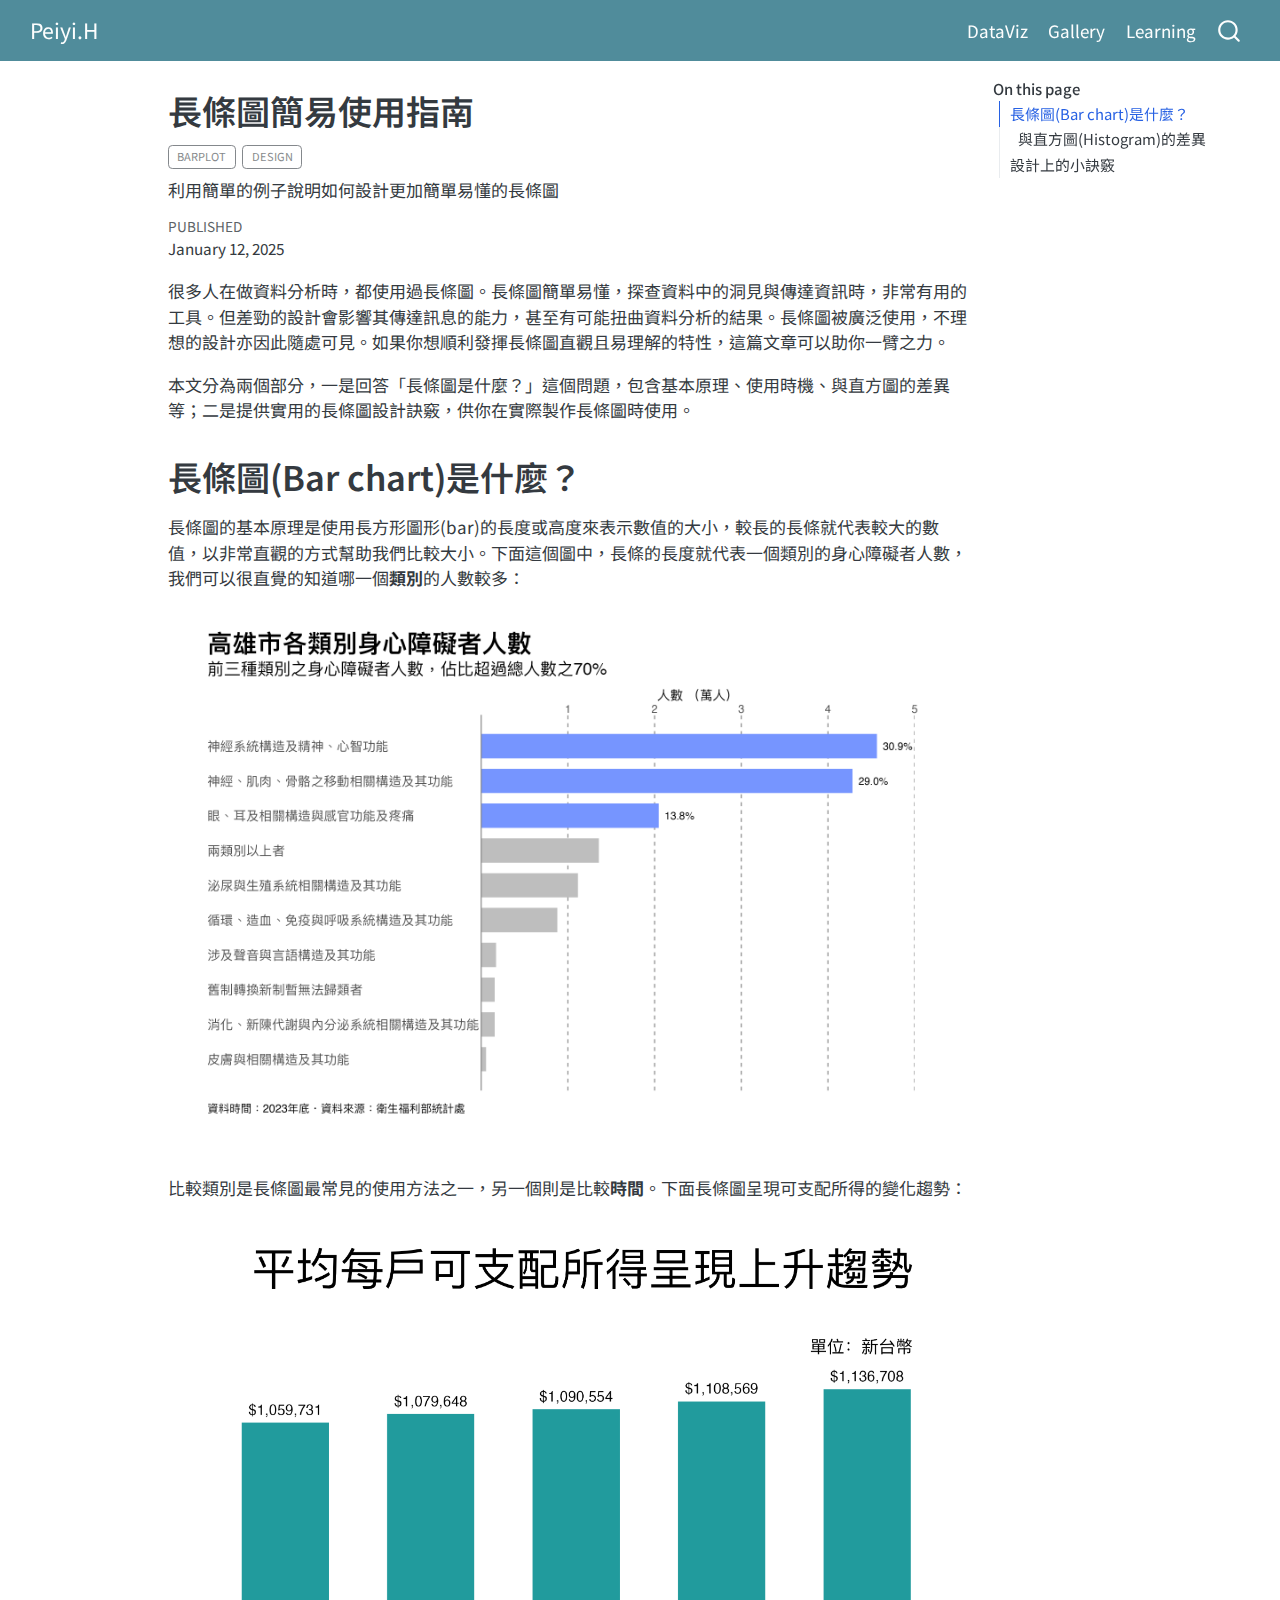
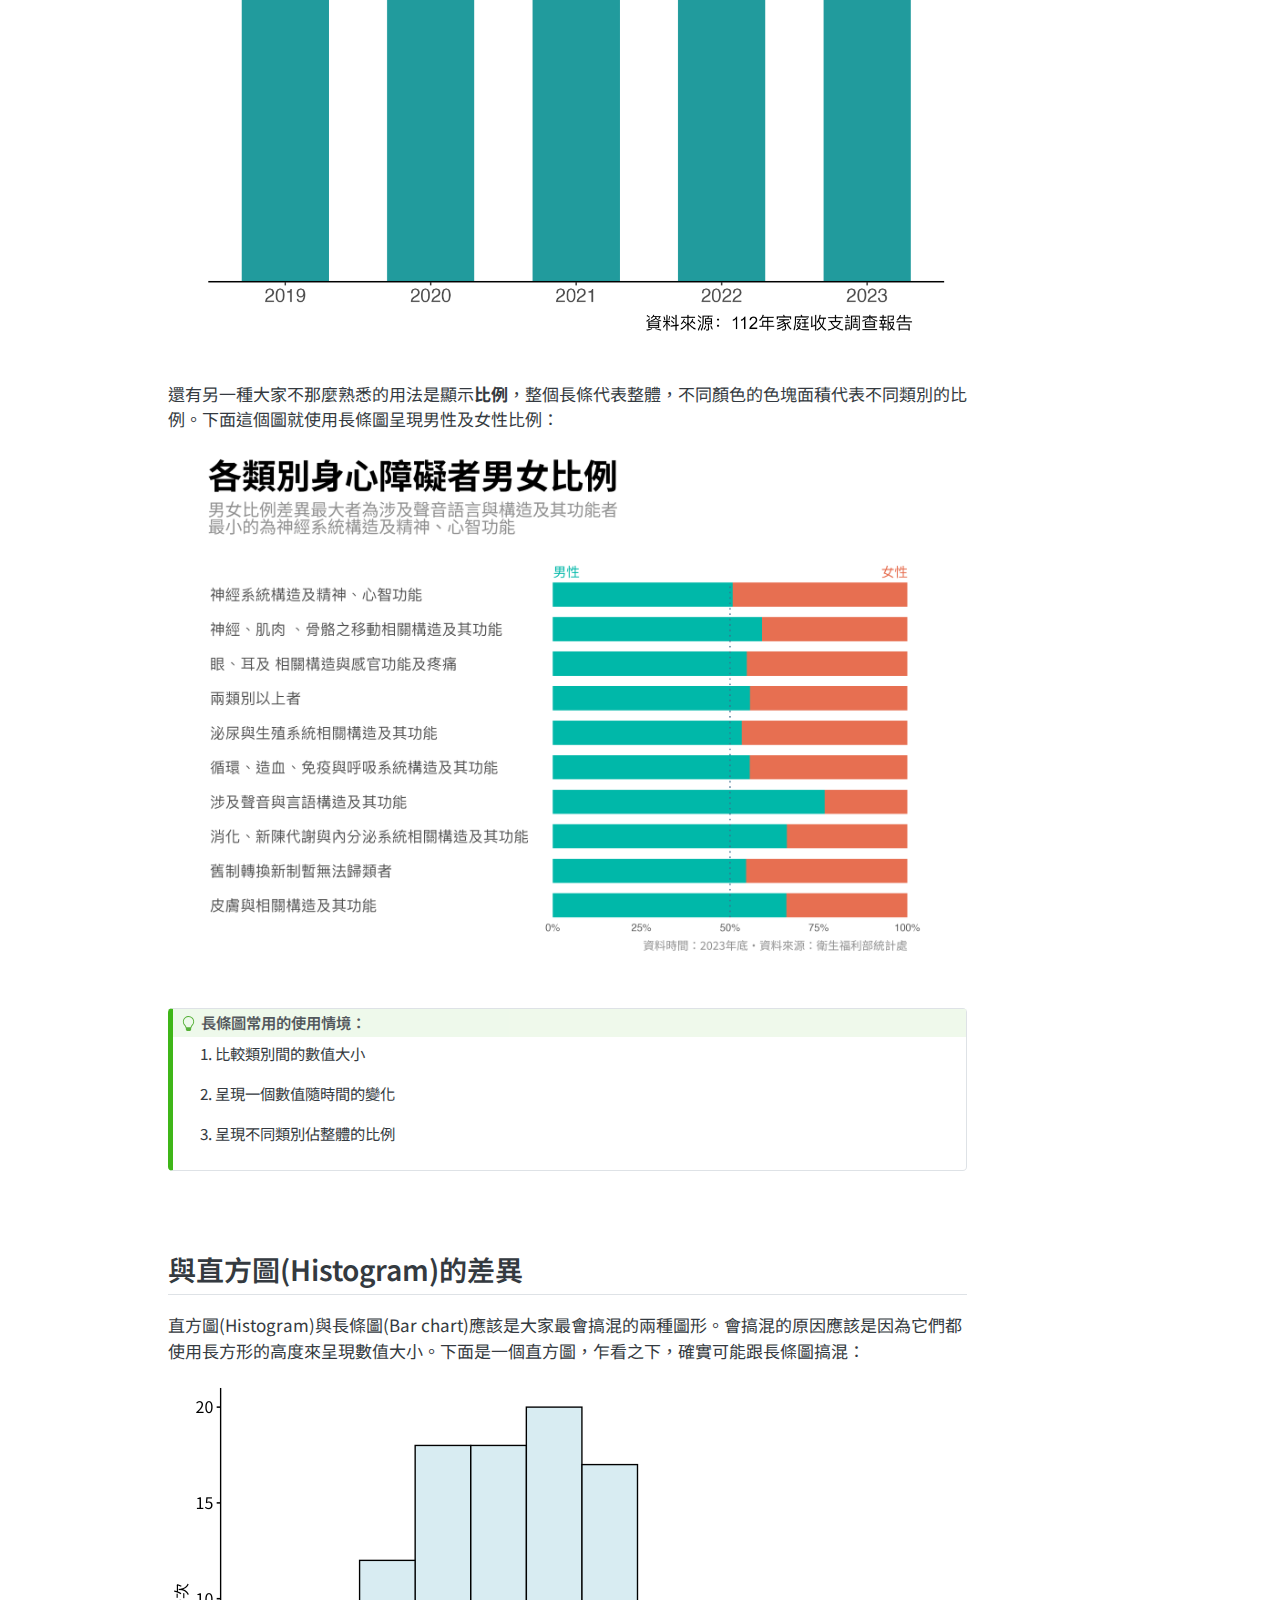
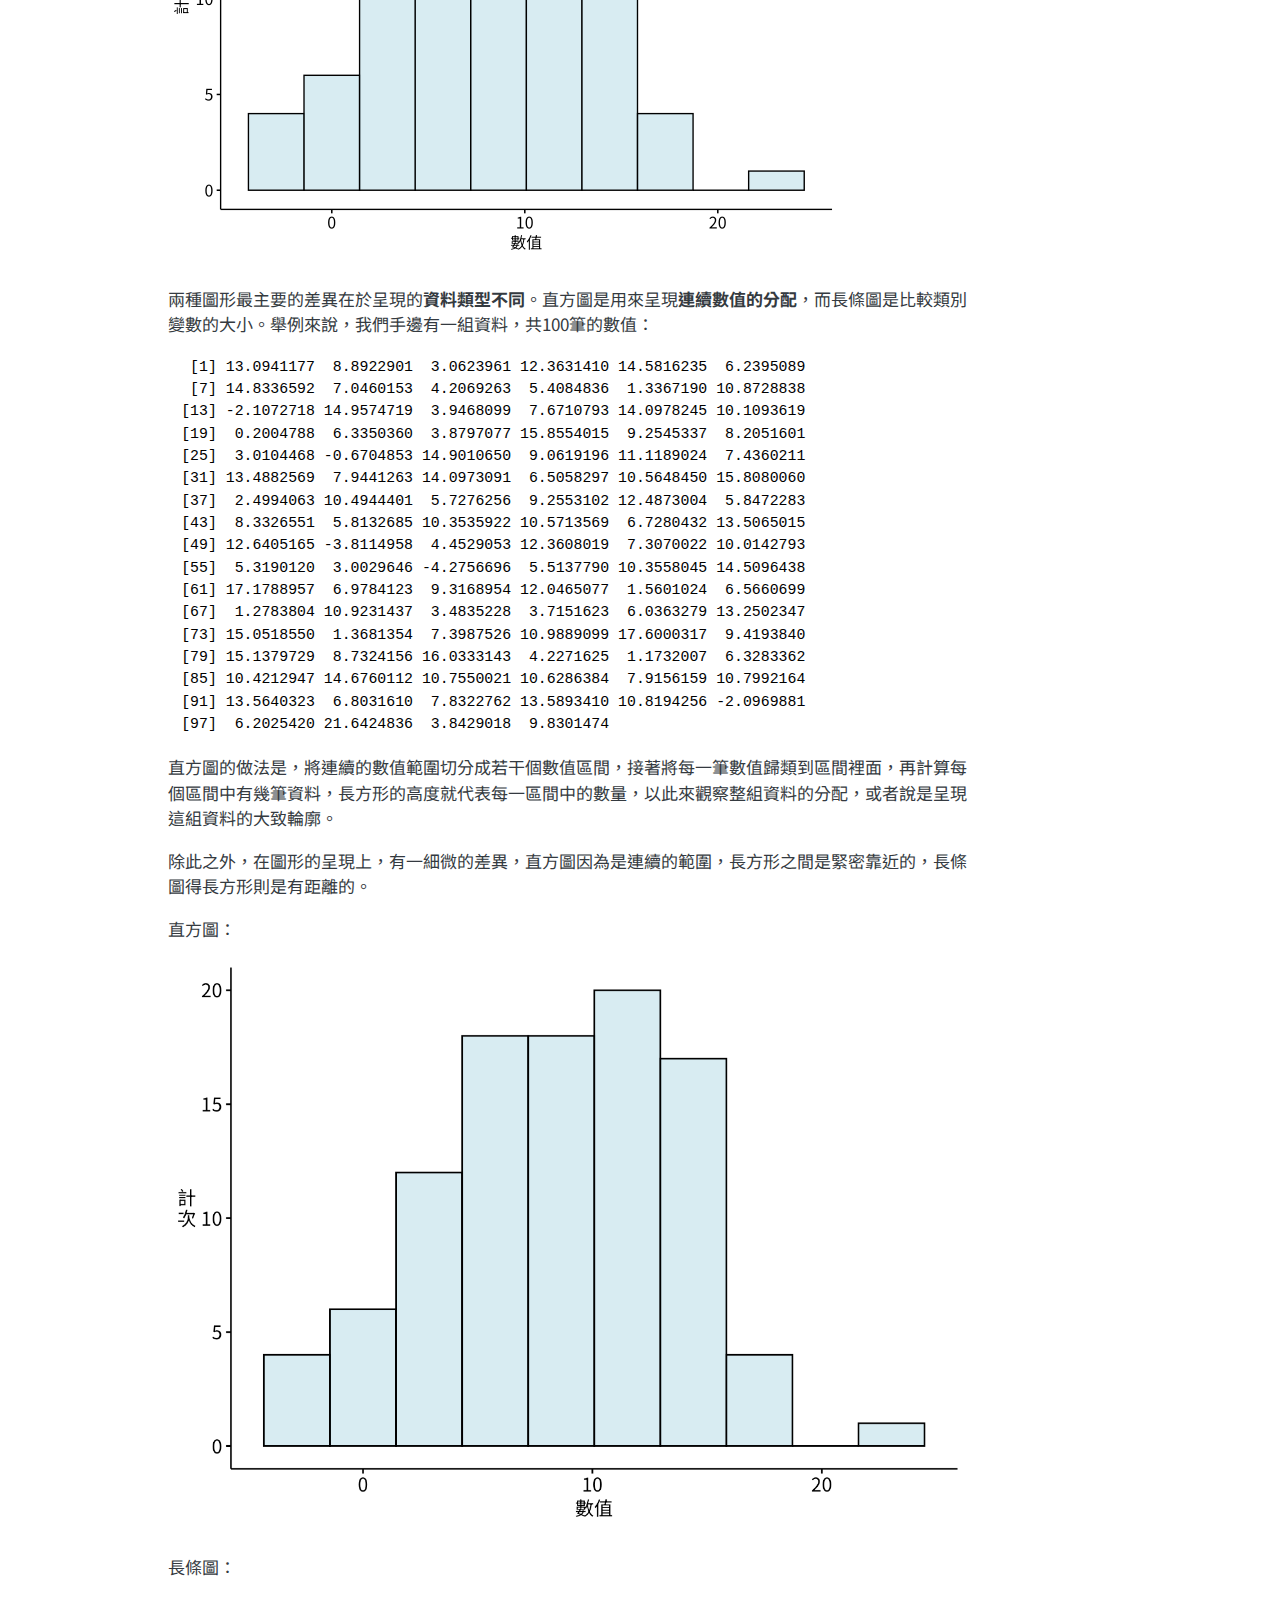
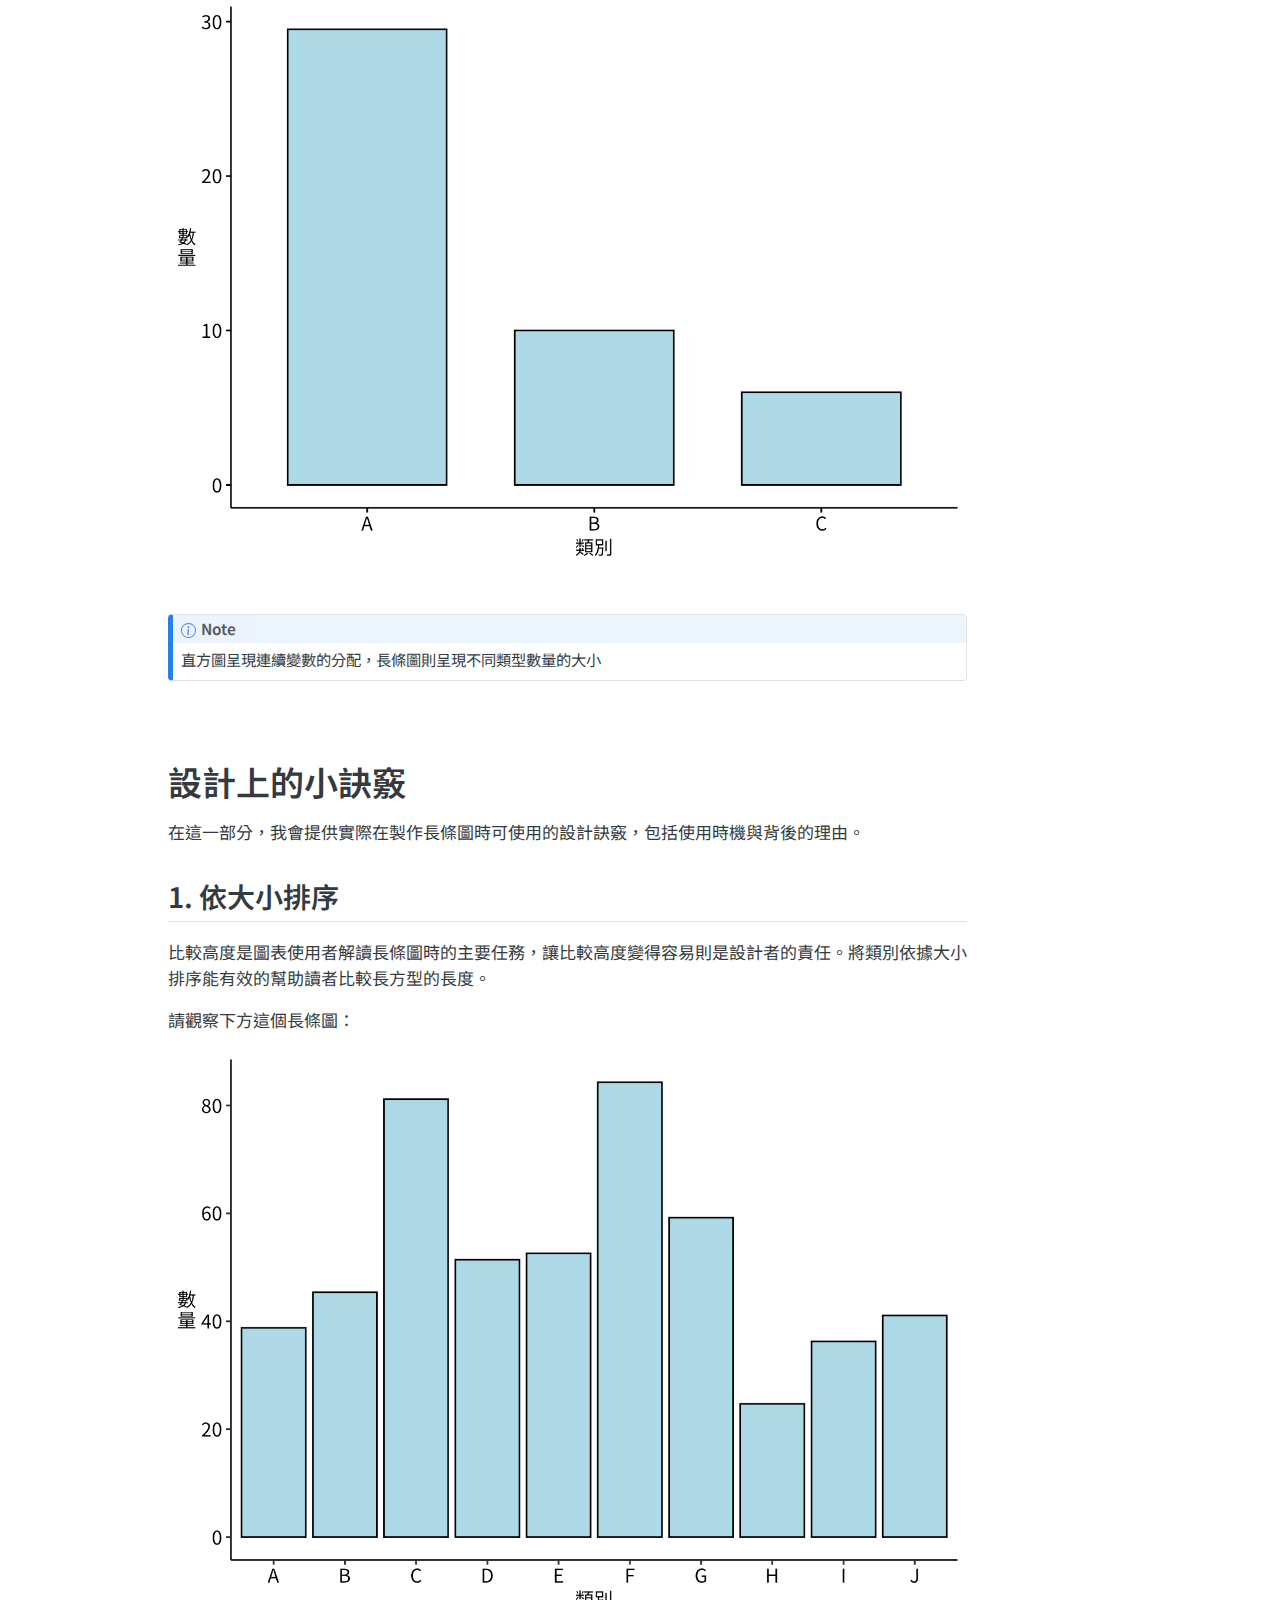
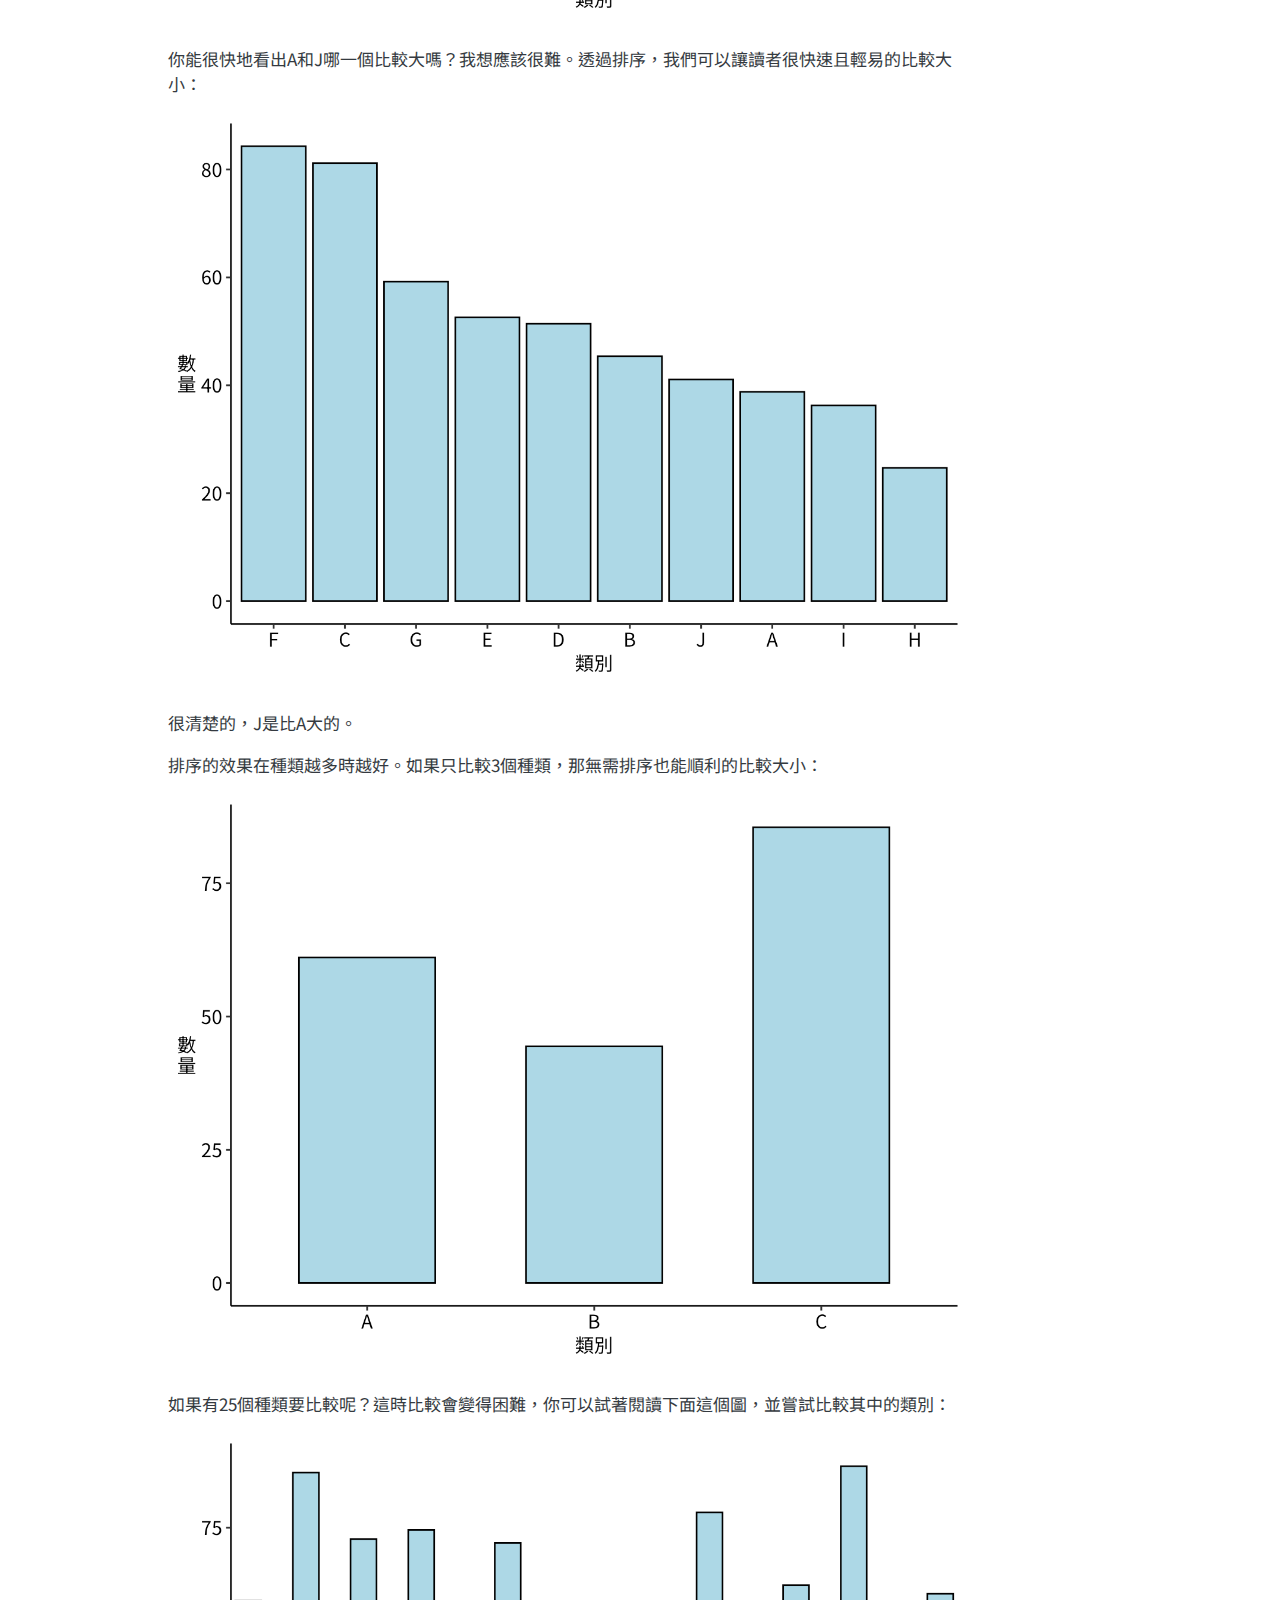
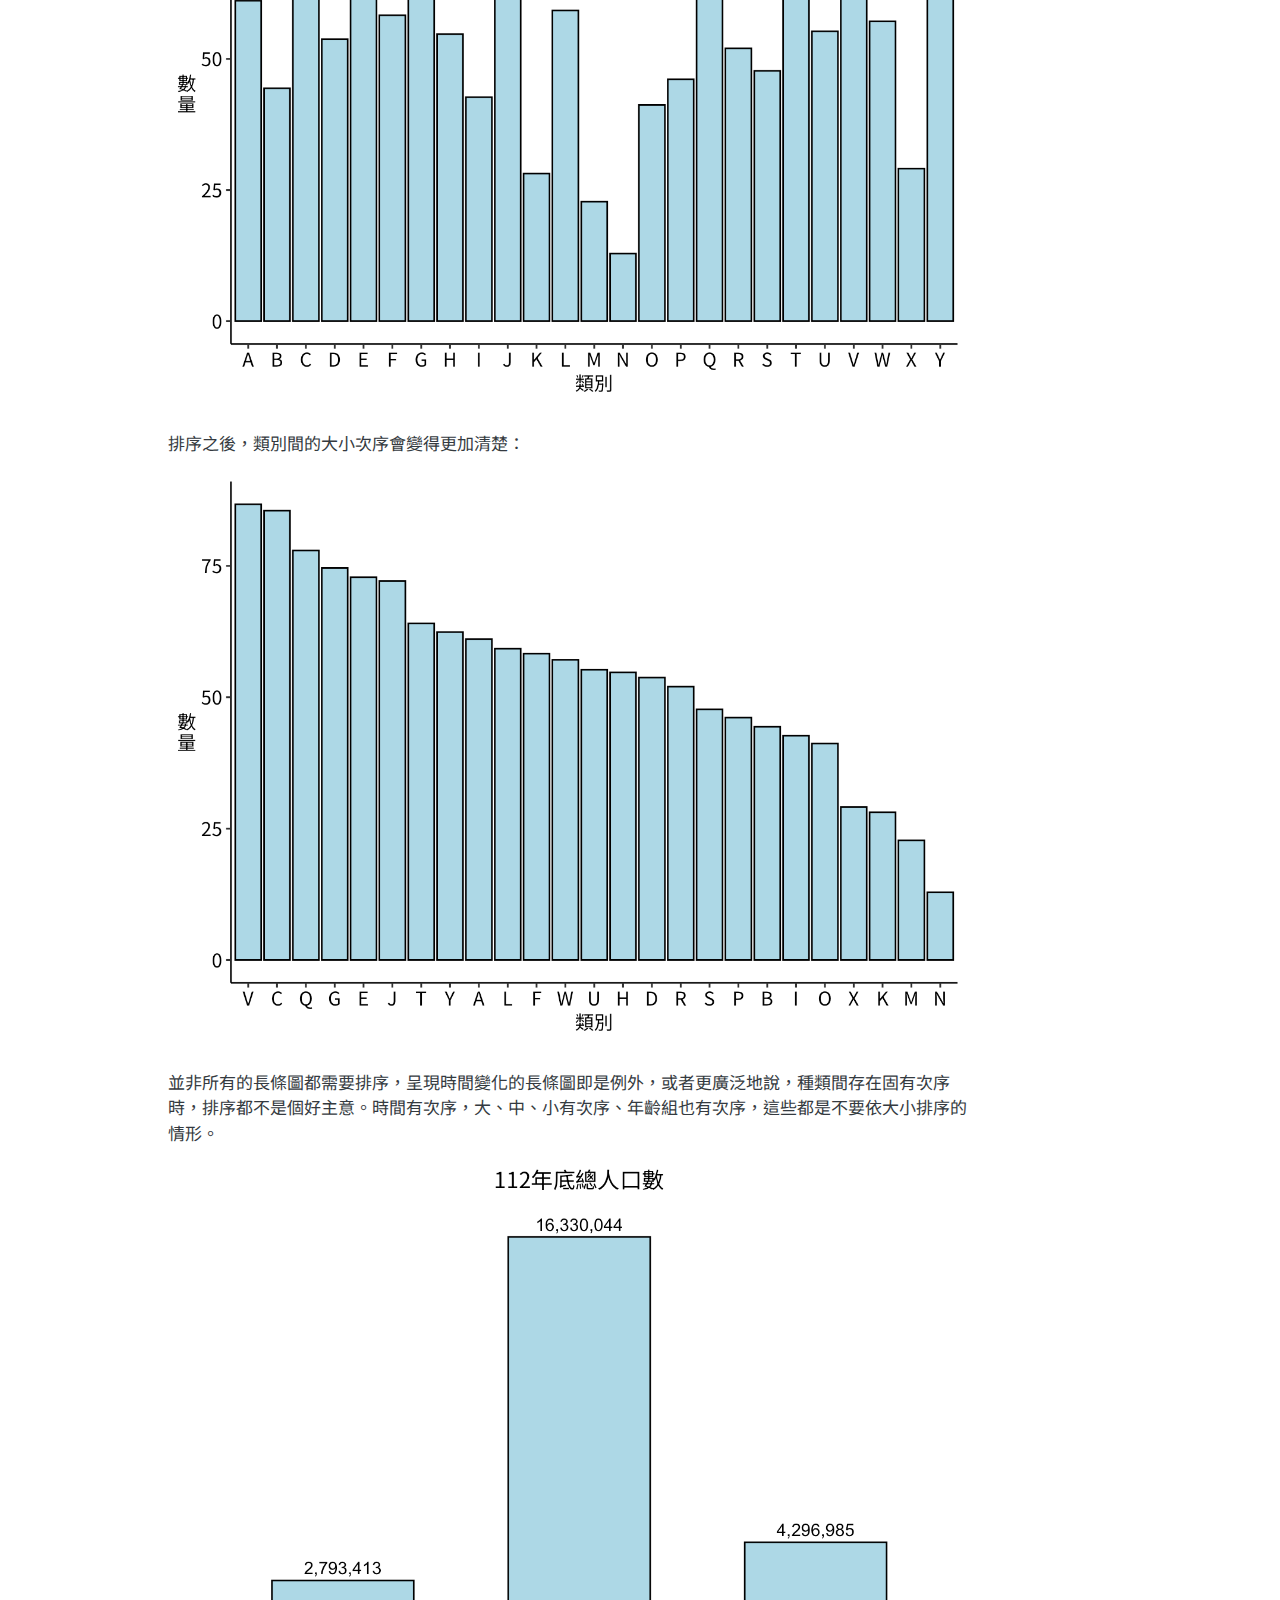
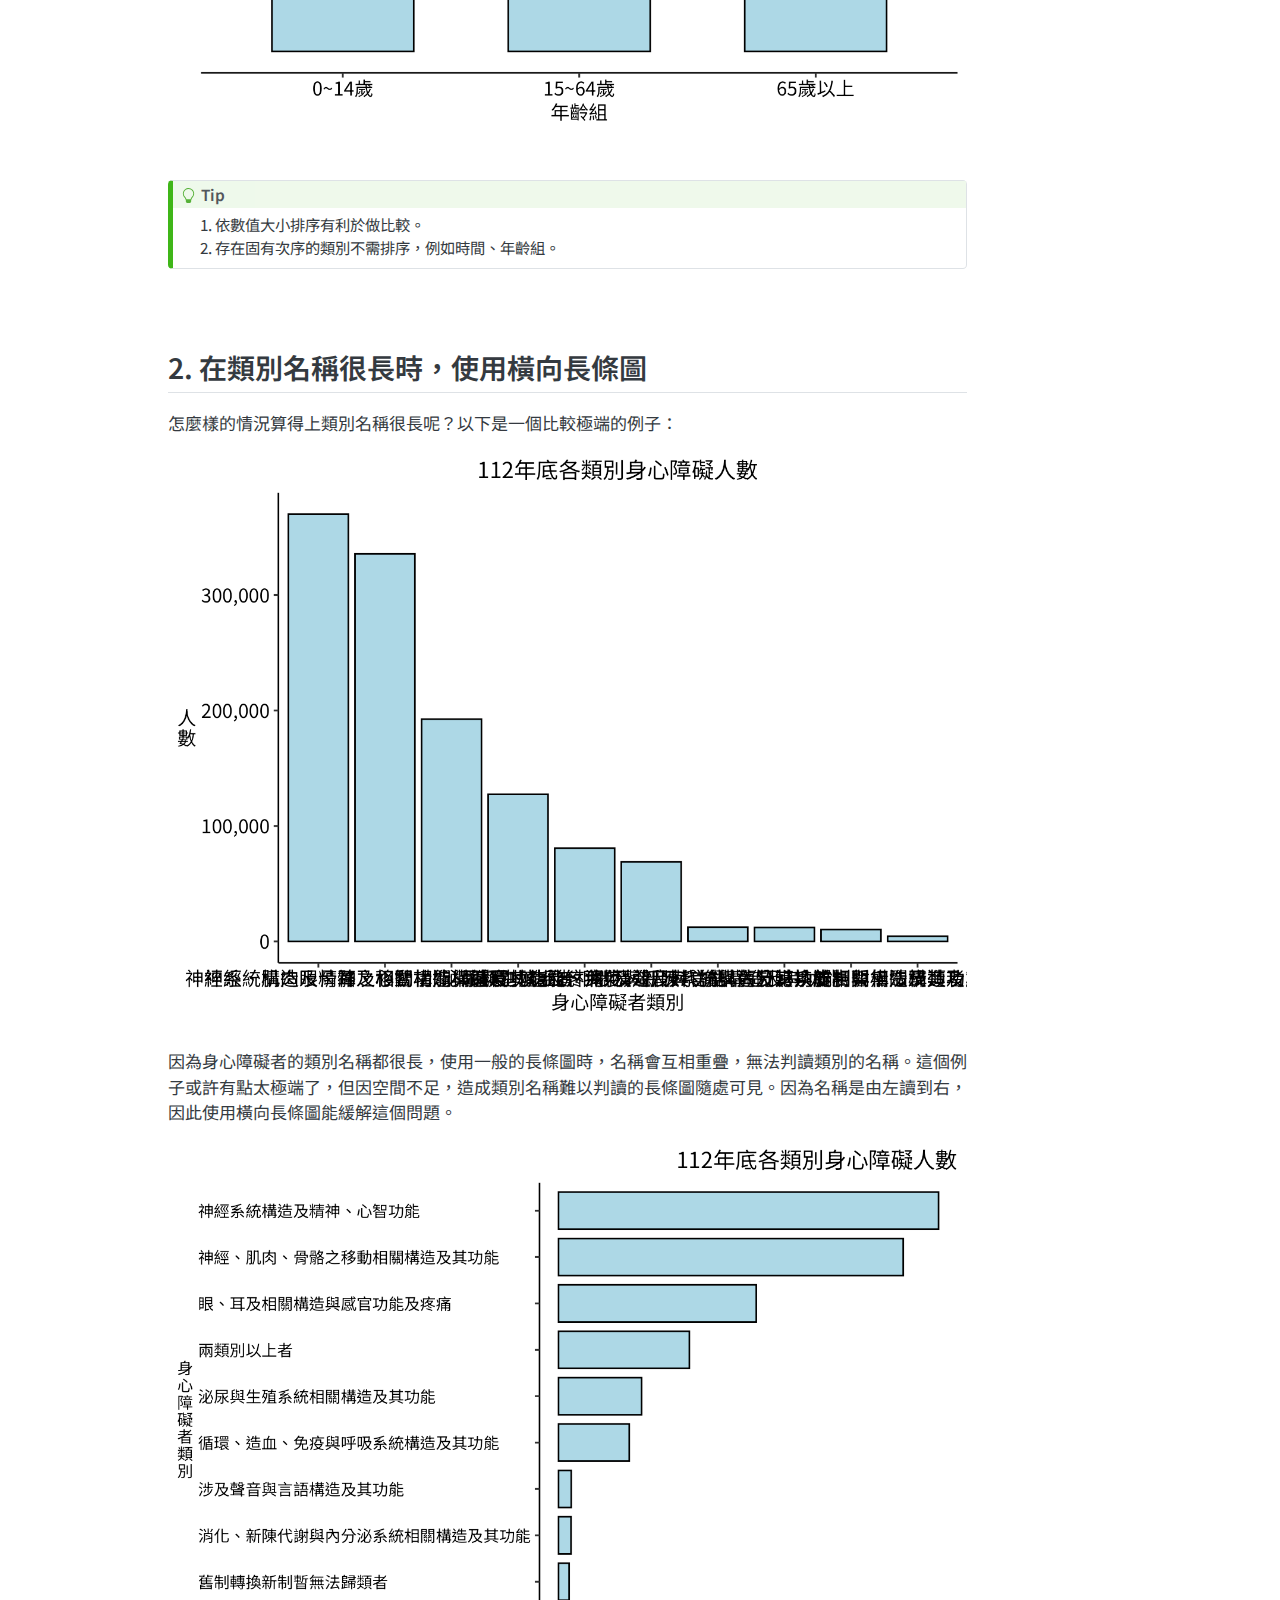
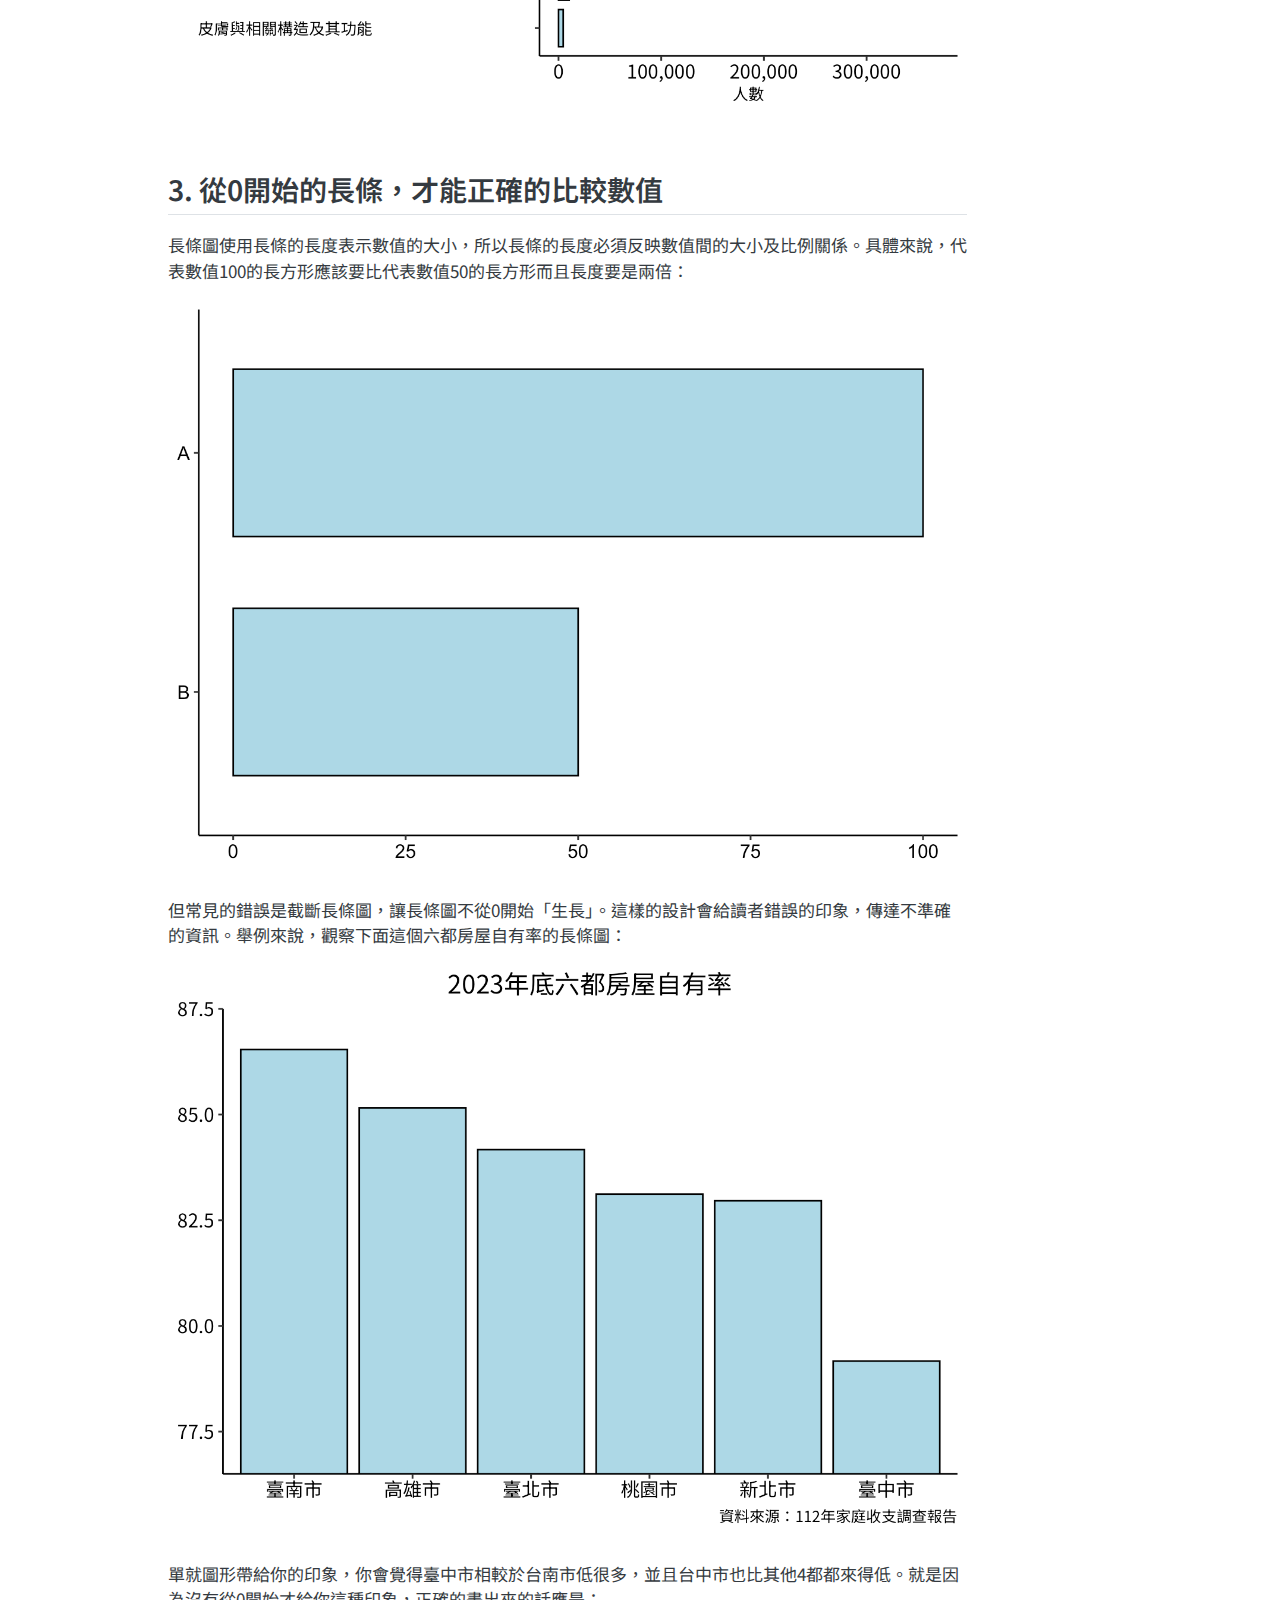
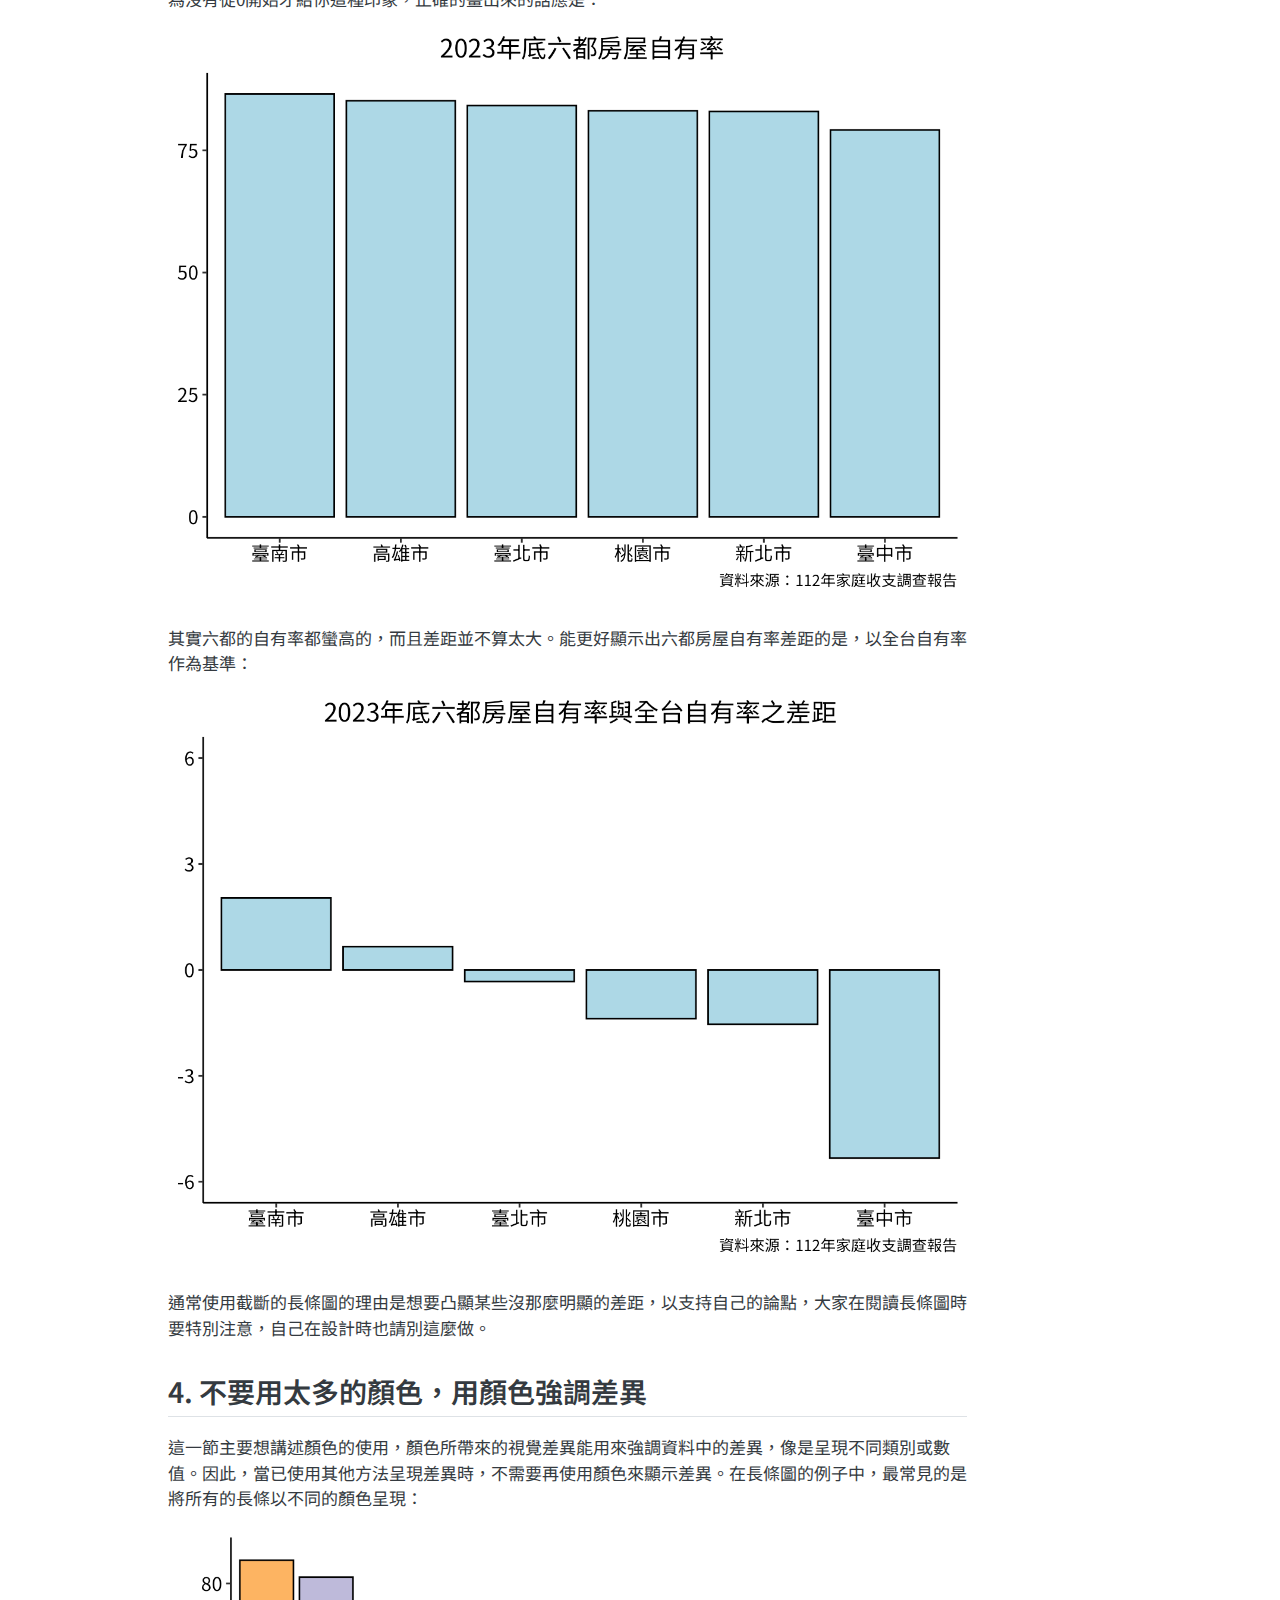
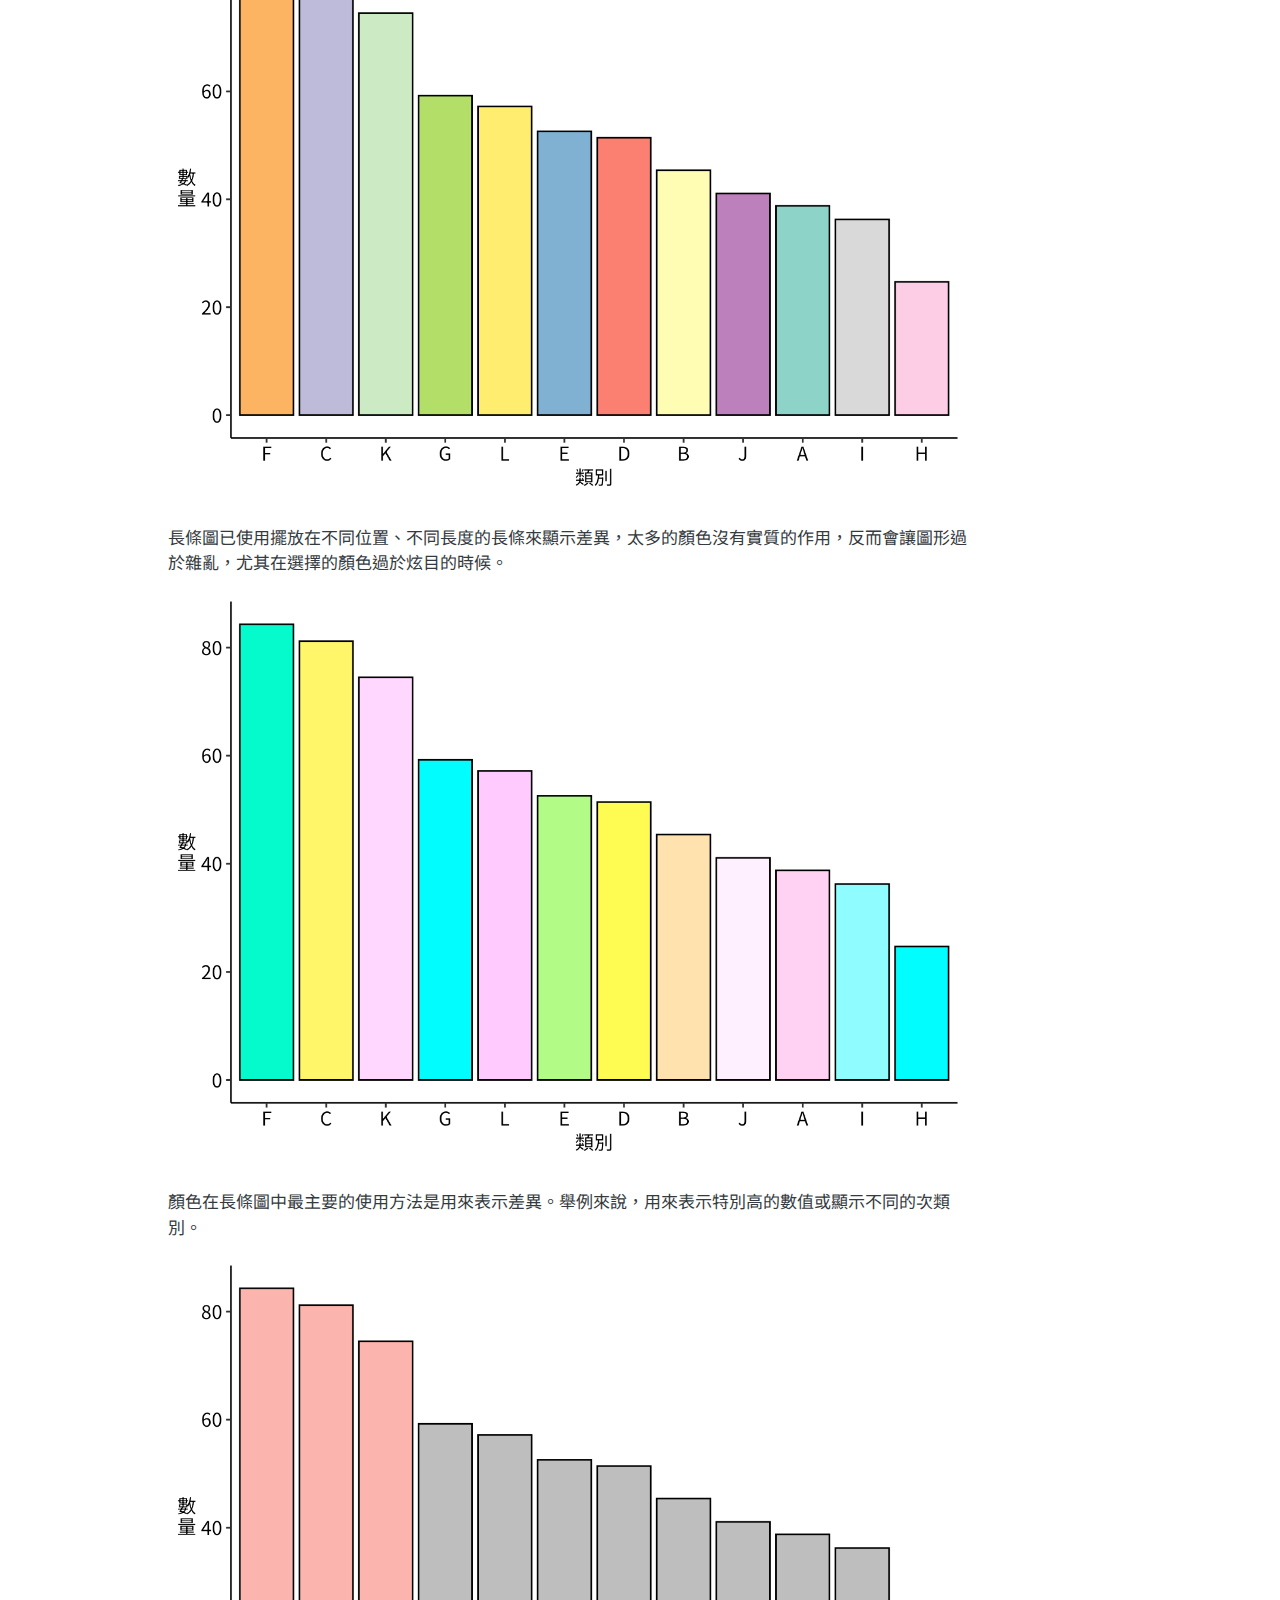
<file: docs/posts/DataViz/2024-11_BarChart_Design/barchart_design.html>
<!DOCTYPE html>
<html xmlns="http://www.w3.org/1999/xhtml" lang="en" xml:lang="en"><head>

<meta charset="utf-8">
<meta name="generator" content="quarto-1.5.43">

<meta name="viewport" content="width=device-width, initial-scale=1.0, user-scalable=yes">

<meta name="dcterms.date" content="2025-01-12">
<meta name="description" content="利用簡單的例子說明如何設計更加簡單易懂的長條圖">

<title>Peiyi.H – 長條圖簡易使用指南</title>
<style>
code{white-space: pre-wrap;}
span.smallcaps{font-variant: small-caps;}
div.columns{display: flex; gap: min(4vw, 1.5em);}
div.column{flex: auto; overflow-x: auto;}
div.hanging-indent{margin-left: 1.5em; text-indent: -1.5em;}
ul.task-list{list-style: none;}
ul.task-list li input[type="checkbox"] {
  width: 0.8em;
  margin: 0 0.8em 0.2em -1em; /* quarto-specific, see https://github.com/quarto-dev/quarto-cli/issues/4556 */ 
  vertical-align: middle;
}
</style>


<script src="../../../site_libs/quarto-nav/quarto-nav.js"></script>
<script src="../../../site_libs/quarto-nav/headroom.min.js"></script>
<script src="../../../site_libs/clipboard/clipboard.min.js"></script>
<script src="../../../site_libs/quarto-search/autocomplete.umd.js"></script>
<script src="../../../site_libs/quarto-search/fuse.min.js"></script>
<script src="../../../site_libs/quarto-search/quarto-search.js"></script>
<meta name="quarto:offset" content="../../../">
<link href="../../../images/favicon.ico" rel="icon">
<script src="../../../site_libs/quarto-html/quarto.js"></script>
<script src="../../../site_libs/quarto-html/popper.min.js"></script>
<script src="../../../site_libs/quarto-html/tippy.umd.min.js"></script>
<script src="../../../site_libs/quarto-html/anchor.min.js"></script>
<link href="../../../site_libs/quarto-html/tippy.css" rel="stylesheet">
<link href="../../../site_libs/quarto-html/quarto-syntax-highlighting.css" rel="stylesheet" id="quarto-text-highlighting-styles">
<script src="../../../site_libs/bootstrap/bootstrap.min.js"></script>
<link href="../../../site_libs/bootstrap/bootstrap-icons.css" rel="stylesheet">
<link href="../../../site_libs/bootstrap/bootstrap.min.css" rel="stylesheet" id="quarto-bootstrap" data-mode="light">
<script src="../../../site_libs/quarto-contrib/glightbox/glightbox.min.js"></script>
<link href="../../../site_libs/quarto-contrib/glightbox/glightbox.min.css" rel="stylesheet">
<link href="../../../site_libs/quarto-contrib/glightbox/lightbox.css" rel="stylesheet">
<script id="quarto-search-options" type="application/json">{
  "location": "navbar",
  "copy-button": false,
  "collapse-after": 3,
  "panel-placement": "end",
  "type": "overlay",
  "limit": 50,
  "keyboard-shortcut": [
    "f",
    "/",
    "s"
  ],
  "show-item-context": false,
  "language": {
    "search-no-results-text": "No results",
    "search-matching-documents-text": "matching documents",
    "search-copy-link-title": "Copy link to search",
    "search-hide-matches-text": "Hide additional matches",
    "search-more-match-text": "more match in this document",
    "search-more-matches-text": "more matches in this document",
    "search-clear-button-title": "Clear",
    "search-text-placeholder": "",
    "search-detached-cancel-button-title": "Cancel",
    "search-submit-button-title": "Submit",
    "search-label": "Search"
  }
}</script>
<link rel="preconnect" href="https://fonts.googleapis.com">
<link rel="preconnect" href="https://fonts.gstatic.com" crossorigin="">
<link href="https://fonts.googleapis.com/css2?family=Noto+Sans+TC:wght@100..900&amp;display=swap" rel="stylesheet">


<link rel="stylesheet" href="../../../styles.css">
</head>

<body class="nav-fixed">

<div id="quarto-search-results"></div>
  <header id="quarto-header" class="headroom fixed-top">
    <nav class="navbar navbar-expand-lg " data-bs-theme="dark">
      <div class="navbar-container container-fluid">
      <div class="navbar-brand-container mx-auto">
    <a class="navbar-brand" href="../../../index.html">
    <span class="navbar-title">Peiyi.H</span>
    </a>
  </div>
            <div id="quarto-search" class="" title="Search"></div>
          <button class="navbar-toggler" type="button" data-bs-toggle="collapse" data-bs-target="#navbarCollapse" aria-controls="navbarCollapse" role="menu" aria-expanded="false" aria-label="Toggle navigation" onclick="if (window.quartoToggleHeadroom) { window.quartoToggleHeadroom(); }">
  <span class="navbar-toggler-icon"></span>
</button>
          <div class="collapse navbar-collapse" id="navbarCollapse">
            <ul class="navbar-nav navbar-nav-scroll ms-auto">
  <li class="nav-item">
    <a class="nav-link" href="../../../dataViz.html"> 
<span class="menu-text">DataViz</span></a>
  </li>  
  <li class="nav-item">
    <a class="nav-link" href="../../../gallery.html"> 
<span class="menu-text">Gallery</span></a>
  </li>  
  <li class="nav-item">
    <a class="nav-link" href="../../../learning.html"> 
<span class="menu-text">Learning</span></a>
  </li>  
</ul>
          </div> <!-- /navcollapse -->
            <div class="quarto-navbar-tools">
</div>
      </div> <!-- /container-fluid -->
    </nav>
</header>
<!-- content -->
<div id="quarto-content" class="quarto-container page-columns page-rows-contents page-layout-article page-navbar">
<!-- sidebar -->
<!-- margin-sidebar -->
    <div id="quarto-margin-sidebar" class="sidebar margin-sidebar">
        <nav id="TOC" role="doc-toc" class="toc-active">
    <h2 id="toc-title">On this page</h2>
   
  <ul>
  <li><a href="#長條圖bar-chart是什麼" id="toc-長條圖bar-chart是什麼" class="nav-link active" data-scroll-target="#長條圖bar-chart是什麼">長條圖(Bar chart)是什麼？</a>
  <ul class="collapse">
  <li><a href="#與直方圖histogram的差異" id="toc-與直方圖histogram的差異" class="nav-link" data-scroll-target="#與直方圖histogram的差異">與直方圖(Histogram)的差異</a></li>
  </ul></li>
  <li><a href="#設計上的小訣竅" id="toc-設計上的小訣竅" class="nav-link" data-scroll-target="#設計上的小訣竅">設計上的小訣竅</a>
  <ul class="collapse">
  <li><a href="#依大小排序" id="toc-依大小排序" class="nav-link" data-scroll-target="#依大小排序">1. 依大小排序</a></li>
  <li><a href="#在類別名稱很長時使用橫向長條圖" id="toc-在類別名稱很長時使用橫向長條圖" class="nav-link" data-scroll-target="#在類別名稱很長時使用橫向長條圖">2. 在類別名稱很長時，使用橫向長條圖</a></li>
  <li><a href="#從0開始的長條才能正確的比較數值" id="toc-從0開始的長條才能正確的比較數值" class="nav-link" data-scroll-target="#從0開始的長條才能正確的比較數值">3. 從0開始的長條，才能正確的比較數值</a></li>
  <li><a href="#不要用太多的顏色用顏色強調差異" id="toc-不要用太多的顏色用顏色強調差異" class="nav-link" data-scroll-target="#不要用太多的顏色用顏色強調差異">4. 不要用太多的顏色，用顏色強調差異</a></li>
  <li><a href="#當數值的差異很大的時候該怎麼辦呢" id="toc-當數值的差異很大的時候該怎麼辦呢" class="nav-link" data-scroll-target="#當數值的差異很大的時候該怎麼辦呢">5. 當數值的差異很大的時候，該怎麼辦呢？</a></li>
  </ul></li>
  </ul>
</nav>
    </div>
<!-- main -->
<main class="content" id="quarto-document-content">

<header id="title-block-header" class="quarto-title-block default">
<div class="quarto-title">
<h1 class="title">長條圖簡易使用指南</h1>
  <div class="quarto-categories">
    <div class="quarto-category">barplot</div>
    <div class="quarto-category">Design</div>
  </div>
  </div>

<div>
  <div class="description">
    利用簡單的例子說明如何設計更加簡單易懂的長條圖
  </div>
</div>


<div class="quarto-title-meta">

    
    <div>
    <div class="quarto-title-meta-heading">Published</div>
    <div class="quarto-title-meta-contents">
      <p class="date">January 12, 2025</p>
    </div>
  </div>
  
    
  </div>
  


</header>


<p>很多人在做資料分析時，都使用過長條圖。長條圖簡單易懂，探查資料中的洞見與傳達資訊時，非常有用的工具。但差勁的設計會影響其傳達訊息的能力，甚至有可能扭曲資料分析的結果。長條圖被廣泛使用，不理想的設計亦因此隨處可見。如果你想順利發揮長條圖直觀且易理解的特性，這篇文章可以助你一臂之力。</p>
<p>本文分為兩個部分，一是回答「長條圖是什麼？」這個問題，包含基本原理、使用時機、與直方圖的差異等；二是提供實用的長條圖設計訣竅，供你在實際製作長條圖時使用。</p>
<section id="長條圖bar-chart是什麼" class="level1">
<h1>長條圖(Bar chart)是什麼？</h1>
<p>長條圖的基本原理是使用長方形圖形(bar)的長度或高度來表示數值的大小，較長的長條就代表較大的數值，以非常直觀的方式幫助我們比較大小。下面這個圖中，長條的長度就代表一個類別的身心障礙者人數，我們可以很直覺的知道哪一個<strong>類別</strong>的人數較多：</p>
<div class="quarto-figure quarto-figure-center">
<figure class="figure">
<p><a href="../../../DataViz_Gallery/身心障礙者人數/高雄_各類別.png" class="lightbox" data-gallery="quarto-lightbox-gallery-1"><img src="../../../DataViz_Gallery/身心障礙者人數/高雄_各類別.png" class="img-fluid quarto-figure quarto-figure-center figure-img"></a></p>
</figure>
</div>
<p>比較類別是長條圖最常見的使用方法之一，另一個則是比較<strong>時間</strong>。下面長條圖呈現可支配所得的變化趨勢：</p>
<div class="quarto-figure quarto-figure-center">
<figure class="figure">
<p><a href="img/income_illu.png" class="lightbox" data-gallery="quarto-lightbox-gallery-2"><img src="img/income_illu.png" class="img-fluid quarto-figure quarto-figure-center figure-img" width="1600"></a></p>
</figure>
</div>
<p>還有另一種大家不那麼熟悉的用法是顯示<strong>比例</strong>，整個長條代表整體，不同顏色的色塊面積代表不同類別的比例。下面這個圖就使用長條圖呈現男性及女性比例： <a href="../../../DataViz_Gallery/身心障礙者人數/各類別性別.png" class="lightbox" data-gallery="quarto-lightbox-gallery-3"><img src="../../../DataViz_Gallery/身心障礙者人數/各類別性別.png" class="img-fluid quarto-figure quarto-figure-center"></a></p>
<div class="callout callout-style-default callout-tip callout-titled">
<div class="callout-header d-flex align-content-center">
<div class="callout-icon-container">
<i class="callout-icon"></i>
</div>
<div class="callout-title-container flex-fill">
長條圖常用的使用情境：
</div>
</div>
<div class="callout-body-container callout-body">
<ol type="1">
<li><p>比較類別間的數值大小</p></li>
<li><p>呈現一個數值隨時間的變化</p></li>
<li><p>呈現不同類別佔整體的比例</p></li>
</ol>
</div>
</div>
<p><br></p>
<section id="與直方圖histogram的差異" class="level2">
<h2 class="anchored" data-anchor-id="與直方圖histogram的差異">與直方圖(Histogram)的差異</h2>
<p>直方圖(Histogram)與長條圖(Bar chart)應該是大家最會搞混的兩種圖形。會搞混的原因應該是因為它們都使用長方形的高度來呈現數值大小。下面是一個直方圖，乍看之下，確實可能跟長條圖搞混：</p>
<div class="cell">
<div class="cell-output-display">
<div>
<figure class="figure">
<p><img src="barchart_design_files/figure-html/unnamed-chunk-2-1.png" class="img-fluid figure-img" width="672"></p>
</figure>
</div>
</div>
</div>
<p>兩種圖形最主要的差異在於呈現的<strong>資料類型不同</strong>。直方圖是用來呈現<strong>連續數值的分配</strong>，而長條圖是比較類別變數的大小。舉例來說，我們手邊有一組資料，共100筆的數值：</p>
<div class="cell">
<div class="cell-output cell-output-stdout">
<pre><code>  [1] 13.0941177  8.8922901  3.0623961 12.3631410 14.5816235  6.2395089
  [7] 14.8336592  7.0460153  4.2069263  5.4084836  1.3367190 10.8728838
 [13] -2.1072718 14.9574719  3.9468099  7.6710793 14.0978245 10.1093619
 [19]  0.2004788  6.3350360  3.8797077 15.8554015  9.2545337  8.2051601
 [25]  3.0104468 -0.6704853 14.9010650  9.0619196 11.1189024  7.4360211
 [31] 13.4882569  7.9441263 14.0973091  6.5058297 10.5648450 15.8080060
 [37]  2.4994063 10.4944401  5.7276256  9.2553102 12.4873004  5.8472283
 [43]  8.3326551  5.8132685 10.3535922 10.5713569  6.7280432 13.5065015
 [49] 12.6405165 -3.8114958  4.4529053 12.3608019  7.3070022 10.0142793
 [55]  5.3190120  3.0029646 -4.2756696  5.5137790 10.3558045 14.5096438
 [61] 17.1788957  6.9784123  9.3168954 12.0465077  1.5601024  6.5660699
 [67]  1.2783804 10.9231437  3.4835228  3.7151623  6.0363279 13.2502347
 [73] 15.0518550  1.3681354  7.3987526 10.9889099 17.6000317  9.4193840
 [79] 15.1379729  8.7324156 16.0333143  4.2271625  1.1732007  6.3283362
 [85] 10.4212947 14.6760112 10.7550021 10.6286384  7.9156159 10.7992164
 [91] 13.5640323  6.8031610  7.8322762 13.5893410 10.8194256 -2.0969881
 [97]  6.2025420 21.6424836  3.8429018  9.8301474</code></pre>
</div>
</div>
<p>直方圖的做法是，將連續的數值範圍切分成若干個數值區間，接著將每一筆數值歸類到區間裡面，再計算每個區間中有幾筆資料，長方形的高度就代表每一區間中的數量，以此來觀察整組資料的分配，或者說是呈現這組資料的大致輪廓。</p>
<p>除此之外，在圖形的呈現上，有一細微的差異，直方圖因為是連續的範圍，長方形之間是緊密靠近的，長條圖得長方形則是有距離的。</p>
<p>直方圖：</p>
<div class="cell">
<div class="cell-output-display">
<div>
<figure class="figure">
<p><img src="barchart_design_files/figure-html/unnamed-chunk-4-1.png" class="img-fluid figure-img" width="800"></p>
</figure>
</div>
</div>
</div>
<p>長條圖：</p>
<div class="cell">
<div class="cell-output-display">
<div>
<figure class="figure">
<p><img src="barchart_design_files/figure-html/unnamed-chunk-5-1.png" class="img-fluid figure-img" width="800"></p>
</figure>
</div>
</div>
</div>
<div class="callout callout-style-default callout-note callout-titled">
<div class="callout-header d-flex align-content-center">
<div class="callout-icon-container">
<i class="callout-icon"></i>
</div>
<div class="callout-title-container flex-fill">
Note
</div>
</div>
<div class="callout-body-container callout-body">
<p>直方圖呈現連續變數的分配，長條圖則呈現不同類型數量的大小</p>
</div>
</div>
<p><br></p>
</section>
</section>
<section id="設計上的小訣竅" class="level1">
<h1>設計上的小訣竅</h1>
<p>在這一部分，我會提供實際在製作長條圖時可使用的設計訣竅，包括使用時機與背後的理由。</p>
<section id="依大小排序" class="level2">
<h2 class="anchored" data-anchor-id="依大小排序">1. 依大小排序</h2>
<p>比較高度是圖表使用者解讀長條圖時的主要任務，讓比較高度變得容易則是設計者的責任。將類別依據大小排序能有效的幫助讀者比較長方型的長度。</p>
<p>請觀察下方這個長條圖：</p>
<div class="cell">
<div class="cell-output-display">
<div>
<figure class="figure">
<p><img src="barchart_design_files/figure-html/unnamed-chunk-6-1.png" class="img-fluid figure-img" width="800"></p>
</figure>
</div>
</div>
</div>
<p>你能很快地看出A和J哪一個比較大嗎？我想應該很難。透過排序，我們可以讓讀者很快速且輕易的比較大小：</p>
<div class="cell">
<div class="cell-output-display">
<div>
<figure class="figure">
<p><img src="barchart_design_files/figure-html/unnamed-chunk-7-1.png" class="img-fluid figure-img" width="800"></p>
</figure>
</div>
</div>
</div>
<p>很清楚的，J是比A大的。</p>
<p>排序的效果在種類越多時越好。如果只比較3個種類，那無需排序也能順利的比較大小：</p>
<div class="cell">
<div class="cell-output-display">
<div>
<figure class="figure">
<p><img src="barchart_design_files/figure-html/unnamed-chunk-8-1.png" class="img-fluid figure-img" width="800"></p>
</figure>
</div>
</div>
</div>
<p>如果有25個種類要比較呢？這時比較會變得困難，你可以試著閱讀下面這個圖，並嘗試比較其中的類別：</p>
<div class="cell">
<div class="cell-output-display">
<div>
<figure class="figure">
<p><img src="barchart_design_files/figure-html/unnamed-chunk-9-1.png" class="img-fluid figure-img" width="800"></p>
</figure>
</div>
</div>
</div>
<p>排序之後，類別間的大小次序會變得更加清楚：</p>
<div class="cell">
<div class="cell-output-display">
<div>
<figure class="figure">
<p><img src="barchart_design_files/figure-html/unnamed-chunk-10-1.png" class="img-fluid figure-img" width="800"></p>
</figure>
</div>
</div>
</div>
<p>並非所有的長條圖都需要排序，呈現時間變化的長條圖即是例外，或者更廣泛地說，種類間存在固有次序時，排序都不是個好主意。時間有次序，大、中、小有次序、年齡組也有次序，這些都是不要依大小排序的情形。</p>
<div class="cell">
<div class="cell-output-display">
<div>
<figure class="figure">
<p><img src="barchart_design_files/figure-html/unnamed-chunk-12-1.png" class="img-fluid figure-img" width="800"></p>
</figure>
</div>
</div>
</div>
<div class="callout callout-style-default callout-tip callout-titled">
<div class="callout-header d-flex align-content-center">
<div class="callout-icon-container">
<i class="callout-icon"></i>
</div>
<div class="callout-title-container flex-fill">
Tip
</div>
</div>
<div class="callout-body-container callout-body">
<ol type="1">
<li>依數值大小排序有利於做比較。</li>
<li>存在固有次序的類別不需排序，例如時間、年齡組。</li>
</ol>
</div>
</div>
<p><br></p>
</section>
<section id="在類別名稱很長時使用橫向長條圖" class="level2">
<h2 class="anchored" data-anchor-id="在類別名稱很長時使用橫向長條圖">2. 在類別名稱很長時，使用橫向長條圖</h2>
<p>怎麼樣的情況算得上類別名稱很長呢？以下是一個比較極端的例子：</p>
<div class="cell">
<div class="cell-output-display">
<div>
<figure class="figure">
<p><img src="barchart_design_files/figure-html/unnamed-chunk-13-1.png" class="img-fluid figure-img" width="800"></p>
</figure>
</div>
</div>
</div>
<p>因為身心障礙者的類別名稱都很長，使用一般的長條圖時，名稱會互相重疊，無法判讀類別的名稱。這個例子或許有點太極端了，但因空間不足，造成類別名稱難以判讀的長條圖隨處可見。因為名稱是由左讀到右，因此使用橫向長條圖能緩解這個問題。</p>
<div class="cell">
<div class="cell-output-display">
<div>
<figure class="figure">
<p><img src="barchart_design_files/figure-html/unnamed-chunk-14-1.png" class="img-fluid figure-img" width="1000"></p>
</figure>
</div>
</div>
</div>
</section>
<section id="從0開始的長條才能正確的比較數值" class="level2">
<h2 class="anchored" data-anchor-id="從0開始的長條才能正確的比較數值">3. 從0開始的長條，才能正確的比較數值</h2>
<p>長條圖使用長條的長度表示數值的大小，所以長條的長度必須反映數值間的大小及比例關係。具體來說，代表數值100的長方形應該要比代表數值50的長方形而且長度要是兩倍：</p>
<div class="cell">
<div class="cell-output-display">
<div>
<figure class="figure">
<p><img src="barchart_design_files/figure-html/unnamed-chunk-15-1.png" class="img-fluid figure-img" width="800"></p>
</figure>
</div>
</div>
</div>
<p>但常見的錯誤是截斷長條圖，讓長條圖不從0開始「生長」。這樣的設計會給讀者錯誤的印象，傳達不準確的資訊。舉例來說，觀察下面這個六都房屋自有率的長條圖：</p>
<div class="cell">
<div class="cell-output-display">
<div>
<figure class="figure">
<p><img src="barchart_design_files/figure-html/unnamed-chunk-16-1.png" class="img-fluid figure-img" width="800"></p>
</figure>
</div>
</div>
</div>
<p>單就圖形帶給你的印象，你會覺得臺中市相較於台南市低很多，並且台中市也比其他4都都來得低。就是因為沒有從0開始才給你這種印象，正確的畫出來的話應是：</p>
<div class="cell">
<div class="cell-output-display">
<div>
<figure class="figure">
<p><img src="barchart_design_files/figure-html/unnamed-chunk-17-1.png" class="img-fluid figure-img" width="800"></p>
</figure>
</div>
</div>
</div>
<p>其實六都的自有率都蠻高的，而且差距並不算太大。能更好顯示出六都房屋自有率差距的是，以全台自有率作為基準：</p>
<div class="cell">
<div class="cell-output-display">
<div>
<figure class="figure">
<p><img src="barchart_design_files/figure-html/unnamed-chunk-18-1.png" class="img-fluid figure-img" width="800"></p>
</figure>
</div>
</div>
</div>
<p>通常使用截斷的長條圖的理由是想要凸顯某些沒那麼明顯的差距，以支持自己的論點，大家在閱讀長條圖時要特別注意，自己在設計時也請別這麼做。</p>
</section>
<section id="不要用太多的顏色用顏色強調差異" class="level2">
<h2 class="anchored" data-anchor-id="不要用太多的顏色用顏色強調差異">4. 不要用太多的顏色，用顏色強調差異</h2>
<p>這一節主要想講述顏色的使用，顏色所帶來的視覺差異能用來強調資料中的差異，像是呈現不同類別或數值。因此，當已使用其他方法呈現差異時，不需要再使用顏色來顯示差異。在長條圖的例子中，最常見的是將所有的長條以不同的顏色呈現：</p>
<div class="cell">
<div class="cell-output-display">
<div>
<figure class="figure">
<p><img src="barchart_design_files/figure-html/unnamed-chunk-19-1.png" class="img-fluid figure-img" width="800"></p>
</figure>
</div>
</div>
</div>
<p>長條圖已使用擺放在不同位置、不同長度的長條來顯示差異，太多的顏色沒有實質的作用，反而會讓圖形過於雜亂，尤其在選擇的顏色過於炫目的時候。</p>
<div class="cell">
<div class="cell-output-display">
<div>
<figure class="figure">
<p><img src="barchart_design_files/figure-html/unnamed-chunk-20-1.png" class="img-fluid figure-img" width="800"></p>
</figure>
</div>
</div>
</div>
<p>顏色在長條圖中最主要的使用方法是用來表示差異。舉例來說，用來表示特別高的數值或顯示不同的次類別。</p>
<div class="cell">
<div class="cell-output-display">
<div>
<figure class="figure">
<p><img src="barchart_design_files/figure-html/unnamed-chunk-21-1.png" class="img-fluid figure-img" width="800"></p>
</figure>
</div>
</div>
</div>
<p>或是可以用來區別不同方向的數值：</p>
<div class="cell">
<div class="cell-output-display">
<div>
<figure class="figure">
<p><img src="barchart_design_files/figure-html/unnamed-chunk-22-1.png" class="img-fluid figure-img" width="800"></p>
</figure>
</div>
</div>
</div>
</section>
<section id="當數值的差異很大的時候該怎麼辦呢" class="level2">
<h2 class="anchored" data-anchor-id="當數值的差異很大的時候該怎麼辦呢">5. 當數值的差異很大的時候，該怎麼辦呢？</h2>
<p>另一個使用長條圖時常見的問題是要比較的數值差異過大，過大的那個數值會讓其他較小數值間的差異變得不明顯，甚至是令人難以判別。請觀察下面這個例子：</p>
<div class="cell">
<div class="cell-output-display">
<div>
<figure class="figure">
<p><img src="barchart_design_files/figure-html/unnamed-chunk-23-1.png" class="img-fluid figure-img" width="800"></p>
</figure>
</div>
</div>
</div>
<p>因為A的數值大大了，讓其他數值間的差異變得微乎其微。B的數值其實是D的4倍，D是E的5倍，但我們很難在圖中感受到這些資訊。</p>
<p>想要解決這個問題，其中一個辦法是將數值分到另一個圖形做比較。拿上面那個例子來說，可以把除了A以外的數值分開來放在另一個圖形，讓其他數值可以正常的做比較：</p>
<div class="cell">
<div class="cell-output-display">
<div>
<figure class="figure">
<p><img src="barchart_design_files/figure-html/unnamed-chunk-24-1.png" class="img-fluid figure-img" width="800"></p>
</figure>
</div>
</div>
</div>
<p>另一種作法則是改成使用點圖(dot plot)，並使用對數尺度呈現數值：</p>
<div class="cell">
<div class="cell-output-display">
<div>
<figure class="figure">
<p><img src="barchart_design_files/figure-html/unnamed-chunk-25-1.png" class="img-fluid figure-img" width="800"></p>
</figure>
</div>
</div>
</div>
<p><br></p>
<hr>
<p><br></p>
<p>以上就是我統整出來的長條圖使用訣竅，希望能幫助你做出更加容易理解的長條圖。</p>


</section>
</section>

</main> <!-- /main -->
<script id="quarto-html-after-body" type="application/javascript">
window.document.addEventListener("DOMContentLoaded", function (event) {
  const toggleBodyColorMode = (bsSheetEl) => {
    const mode = bsSheetEl.getAttribute("data-mode");
    const bodyEl = window.document.querySelector("body");
    if (mode === "dark") {
      bodyEl.classList.add("quarto-dark");
      bodyEl.classList.remove("quarto-light");
    } else {
      bodyEl.classList.add("quarto-light");
      bodyEl.classList.remove("quarto-dark");
    }
  }
  const toggleBodyColorPrimary = () => {
    const bsSheetEl = window.document.querySelector("link#quarto-bootstrap");
    if (bsSheetEl) {
      toggleBodyColorMode(bsSheetEl);
    }
  }
  toggleBodyColorPrimary();  
  const icon = "";
  const anchorJS = new window.AnchorJS();
  anchorJS.options = {
    placement: 'right',
    icon: icon
  };
  anchorJS.add('.anchored');
  const isCodeAnnotation = (el) => {
    for (const clz of el.classList) {
      if (clz.startsWith('code-annotation-')) {                     
        return true;
      }
    }
    return false;
  }
  const onCopySuccess = function(e) {
    // button target
    const button = e.trigger;
    // don't keep focus
    button.blur();
    // flash "checked"
    button.classList.add('code-copy-button-checked');
    var currentTitle = button.getAttribute("title");
    button.setAttribute("title", "Copied!");
    let tooltip;
    if (window.bootstrap) {
      button.setAttribute("data-bs-toggle", "tooltip");
      button.setAttribute("data-bs-placement", "left");
      button.setAttribute("data-bs-title", "Copied!");
      tooltip = new bootstrap.Tooltip(button, 
        { trigger: "manual", 
          customClass: "code-copy-button-tooltip",
          offset: [0, -8]});
      tooltip.show();    
    }
    setTimeout(function() {
      if (tooltip) {
        tooltip.hide();
        button.removeAttribute("data-bs-title");
        button.removeAttribute("data-bs-toggle");
        button.removeAttribute("data-bs-placement");
      }
      button.setAttribute("title", currentTitle);
      button.classList.remove('code-copy-button-checked');
    }, 1000);
    // clear code selection
    e.clearSelection();
  }
  const getTextToCopy = function(trigger) {
      const codeEl = trigger.previousElementSibling.cloneNode(true);
      for (const childEl of codeEl.children) {
        if (isCodeAnnotation(childEl)) {
          childEl.remove();
        }
      }
      return codeEl.innerText;
  }
  const clipboard = new window.ClipboardJS('.code-copy-button:not([data-in-quarto-modal])', {
    text: getTextToCopy
  });
  clipboard.on('success', onCopySuccess);
  if (window.document.getElementById('quarto-embedded-source-code-modal')) {
    // For code content inside modals, clipBoardJS needs to be initialized with a container option
    // TODO: Check when it could be a function (https://github.com/zenorocha/clipboard.js/issues/860)
    const clipboardModal = new window.ClipboardJS('.code-copy-button[data-in-quarto-modal]', {
      text: getTextToCopy,
      container: window.document.getElementById('quarto-embedded-source-code-modal')
    });
    clipboardModal.on('success', onCopySuccess);
  }
    var localhostRegex = new RegExp(/^(?:http|https):\/\/localhost\:?[0-9]*\//);
    var mailtoRegex = new RegExp(/^mailto:/);
      var filterRegex = new RegExp('/' + window.location.host + '/');
    var isInternal = (href) => {
        return filterRegex.test(href) || localhostRegex.test(href) || mailtoRegex.test(href);
    }
    // Inspect non-navigation links and adorn them if external
 	var links = window.document.querySelectorAll('a[href]:not(.nav-link):not(.navbar-brand):not(.toc-action):not(.sidebar-link):not(.sidebar-item-toggle):not(.pagination-link):not(.no-external):not([aria-hidden]):not(.dropdown-item):not(.quarto-navigation-tool):not(.about-link)');
    for (var i=0; i<links.length; i++) {
      const link = links[i];
      if (!isInternal(link.href)) {
        // undo the damage that might have been done by quarto-nav.js in the case of
        // links that we want to consider external
        if (link.dataset.originalHref !== undefined) {
          link.href = link.dataset.originalHref;
        }
      }
    }
  function tippyHover(el, contentFn, onTriggerFn, onUntriggerFn) {
    const config = {
      allowHTML: true,
      maxWidth: 500,
      delay: 100,
      arrow: false,
      appendTo: function(el) {
          return el.parentElement;
      },
      interactive: true,
      interactiveBorder: 10,
      theme: 'quarto',
      placement: 'bottom-start',
    };
    if (contentFn) {
      config.content = contentFn;
    }
    if (onTriggerFn) {
      config.onTrigger = onTriggerFn;
    }
    if (onUntriggerFn) {
      config.onUntrigger = onUntriggerFn;
    }
    window.tippy(el, config); 
  }
  const noterefs = window.document.querySelectorAll('a[role="doc-noteref"]');
  for (var i=0; i<noterefs.length; i++) {
    const ref = noterefs[i];
    tippyHover(ref, function() {
      // use id or data attribute instead here
      let href = ref.getAttribute('data-footnote-href') || ref.getAttribute('href');
      try { href = new URL(href).hash; } catch {}
      const id = href.replace(/^#\/?/, "");
      const note = window.document.getElementById(id);
      if (note) {
        return note.innerHTML;
      } else {
        return "";
      }
    });
  }
  const xrefs = window.document.querySelectorAll('a.quarto-xref');
  const processXRef = (id, note) => {
    // Strip column container classes
    const stripColumnClz = (el) => {
      el.classList.remove("page-full", "page-columns");
      if (el.children) {
        for (const child of el.children) {
          stripColumnClz(child);
        }
      }
    }
    stripColumnClz(note)
    if (id === null || id.startsWith('sec-')) {
      // Special case sections, only their first couple elements
      const container = document.createElement("div");
      if (note.children && note.children.length > 2) {
        container.appendChild(note.children[0].cloneNode(true));
        for (let i = 1; i < note.children.length; i++) {
          const child = note.children[i];
          if (child.tagName === "P" && child.innerText === "") {
            continue;
          } else {
            container.appendChild(child.cloneNode(true));
            break;
          }
        }
        if (window.Quarto?.typesetMath) {
          window.Quarto.typesetMath(container);
        }
        return container.innerHTML
      } else {
        if (window.Quarto?.typesetMath) {
          window.Quarto.typesetMath(note);
        }
        return note.innerHTML;
      }
    } else {
      // Remove any anchor links if they are present
      const anchorLink = note.querySelector('a.anchorjs-link');
      if (anchorLink) {
        anchorLink.remove();
      }
      if (window.Quarto?.typesetMath) {
        window.Quarto.typesetMath(note);
      }
      // TODO in 1.5, we should make sure this works without a callout special case
      if (note.classList.contains("callout")) {
        return note.outerHTML;
      } else {
        return note.innerHTML;
      }
    }
  }
  for (var i=0; i<xrefs.length; i++) {
    const xref = xrefs[i];
    tippyHover(xref, undefined, function(instance) {
      instance.disable();
      let url = xref.getAttribute('href');
      let hash = undefined; 
      if (url.startsWith('#')) {
        hash = url;
      } else {
        try { hash = new URL(url).hash; } catch {}
      }
      if (hash) {
        const id = hash.replace(/^#\/?/, "");
        const note = window.document.getElementById(id);
        if (note !== null) {
          try {
            const html = processXRef(id, note.cloneNode(true));
            instance.setContent(html);
          } finally {
            instance.enable();
            instance.show();
          }
        } else {
          // See if we can fetch this
          fetch(url.split('#')[0])
          .then(res => res.text())
          .then(html => {
            const parser = new DOMParser();
            const htmlDoc = parser.parseFromString(html, "text/html");
            const note = htmlDoc.getElementById(id);
            if (note !== null) {
              const html = processXRef(id, note);
              instance.setContent(html);
            } 
          }).finally(() => {
            instance.enable();
            instance.show();
          });
        }
      } else {
        // See if we can fetch a full url (with no hash to target)
        // This is a special case and we should probably do some content thinning / targeting
        fetch(url)
        .then(res => res.text())
        .then(html => {
          const parser = new DOMParser();
          const htmlDoc = parser.parseFromString(html, "text/html");
          const note = htmlDoc.querySelector('main.content');
          if (note !== null) {
            // This should only happen for chapter cross references
            // (since there is no id in the URL)
            // remove the first header
            if (note.children.length > 0 && note.children[0].tagName === "HEADER") {
              note.children[0].remove();
            }
            const html = processXRef(null, note);
            instance.setContent(html);
          } 
        }).finally(() => {
          instance.enable();
          instance.show();
        });
      }
    }, function(instance) {
    });
  }
      let selectedAnnoteEl;
      const selectorForAnnotation = ( cell, annotation) => {
        let cellAttr = 'data-code-cell="' + cell + '"';
        let lineAttr = 'data-code-annotation="' +  annotation + '"';
        const selector = 'span[' + cellAttr + '][' + lineAttr + ']';
        return selector;
      }
      const selectCodeLines = (annoteEl) => {
        const doc = window.document;
        const targetCell = annoteEl.getAttribute("data-target-cell");
        const targetAnnotation = annoteEl.getAttribute("data-target-annotation");
        const annoteSpan = window.document.querySelector(selectorForAnnotation(targetCell, targetAnnotation));
        const lines = annoteSpan.getAttribute("data-code-lines").split(",");
        const lineIds = lines.map((line) => {
          return targetCell + "-" + line;
        })
        let top = null;
        let height = null;
        let parent = null;
        if (lineIds.length > 0) {
            //compute the position of the single el (top and bottom and make a div)
            const el = window.document.getElementById(lineIds[0]);
            top = el.offsetTop;
            height = el.offsetHeight;
            parent = el.parentElement.parentElement;
          if (lineIds.length > 1) {
            const lastEl = window.document.getElementById(lineIds[lineIds.length - 1]);
            const bottom = lastEl.offsetTop + lastEl.offsetHeight;
            height = bottom - top;
          }
          if (top !== null && height !== null && parent !== null) {
            // cook up a div (if necessary) and position it 
            let div = window.document.getElementById("code-annotation-line-highlight");
            if (div === null) {
              div = window.document.createElement("div");
              div.setAttribute("id", "code-annotation-line-highlight");
              div.style.position = 'absolute';
              parent.appendChild(div);
            }
            div.style.top = top - 2 + "px";
            div.style.height = height + 4 + "px";
            div.style.left = 0;
            let gutterDiv = window.document.getElementById("code-annotation-line-highlight-gutter");
            if (gutterDiv === null) {
              gutterDiv = window.document.createElement("div");
              gutterDiv.setAttribute("id", "code-annotation-line-highlight-gutter");
              gutterDiv.style.position = 'absolute';
              const codeCell = window.document.getElementById(targetCell);
              const gutter = codeCell.querySelector('.code-annotation-gutter');
              gutter.appendChild(gutterDiv);
            }
            gutterDiv.style.top = top - 2 + "px";
            gutterDiv.style.height = height + 4 + "px";
          }
          selectedAnnoteEl = annoteEl;
        }
      };
      const unselectCodeLines = () => {
        const elementsIds = ["code-annotation-line-highlight", "code-annotation-line-highlight-gutter"];
        elementsIds.forEach((elId) => {
          const div = window.document.getElementById(elId);
          if (div) {
            div.remove();
          }
        });
        selectedAnnoteEl = undefined;
      };
        // Handle positioning of the toggle
    window.addEventListener(
      "resize",
      throttle(() => {
        elRect = undefined;
        if (selectedAnnoteEl) {
          selectCodeLines(selectedAnnoteEl);
        }
      }, 10)
    );
    function throttle(fn, ms) {
    let throttle = false;
    let timer;
      return (...args) => {
        if(!throttle) { // first call gets through
            fn.apply(this, args);
            throttle = true;
        } else { // all the others get throttled
            if(timer) clearTimeout(timer); // cancel #2
            timer = setTimeout(() => {
              fn.apply(this, args);
              timer = throttle = false;
            }, ms);
        }
      };
    }
      // Attach click handler to the DT
      const annoteDls = window.document.querySelectorAll('dt[data-target-cell]');
      for (const annoteDlNode of annoteDls) {
        annoteDlNode.addEventListener('click', (event) => {
          const clickedEl = event.target;
          if (clickedEl !== selectedAnnoteEl) {
            unselectCodeLines();
            const activeEl = window.document.querySelector('dt[data-target-cell].code-annotation-active');
            if (activeEl) {
              activeEl.classList.remove('code-annotation-active');
            }
            selectCodeLines(clickedEl);
            clickedEl.classList.add('code-annotation-active');
          } else {
            // Unselect the line
            unselectCodeLines();
            clickedEl.classList.remove('code-annotation-active');
          }
        });
      }
  const findCites = (el) => {
    const parentEl = el.parentElement;
    if (parentEl) {
      const cites = parentEl.dataset.cites;
      if (cites) {
        return {
          el,
          cites: cites.split(' ')
        };
      } else {
        return findCites(el.parentElement)
      }
    } else {
      return undefined;
    }
  };
  var bibliorefs = window.document.querySelectorAll('a[role="doc-biblioref"]');
  for (var i=0; i<bibliorefs.length; i++) {
    const ref = bibliorefs[i];
    const citeInfo = findCites(ref);
    if (citeInfo) {
      tippyHover(citeInfo.el, function() {
        var popup = window.document.createElement('div');
        citeInfo.cites.forEach(function(cite) {
          var citeDiv = window.document.createElement('div');
          citeDiv.classList.add('hanging-indent');
          citeDiv.classList.add('csl-entry');
          var biblioDiv = window.document.getElementById('ref-' + cite);
          if (biblioDiv) {
            citeDiv.innerHTML = biblioDiv.innerHTML;
          }
          popup.appendChild(citeDiv);
        });
        return popup.innerHTML;
      });
    }
  }
});
</script>
</div> <!-- /content -->
<footer class="footer">
  <div class="nav-footer">
    <div class="nav-footer-left">
      &nbsp;
    </div>   
    <div class="nav-footer-center">
<p>Copyright 2024, Peiyi Hung</p>
</div>
    <div class="nav-footer-right">
      &nbsp;
    </div>
  </div>
</footer>
<script>var lightboxQuarto = GLightbox({"selector":".lightbox","openEffect":"zoom","descPosition":"bottom","closeEffect":"zoom","loop":false});
(function() {
  let previousOnload = window.onload;
  window.onload = () => {
    if (previousOnload) {
      previousOnload();
    }
    lightboxQuarto.on('slide_before_load', (data) => {
      const { slideIndex, slideNode, slideConfig, player, trigger } = data;
      const href = trigger.getAttribute('href');
      if (href !== null) {
        const imgEl = window.document.querySelector(`a[href="${href}"] img`);
        if (imgEl !== null) {
          const srcAttr = imgEl.getAttribute("src");
          if (srcAttr && srcAttr.startsWith("data:")) {
            slideConfig.href = srcAttr;
          }
        }
      } 
    });
  
    lightboxQuarto.on('slide_after_load', (data) => {
      const { slideIndex, slideNode, slideConfig, player, trigger } = data;
      if (window.Quarto?.typesetMath) {
        window.Quarto.typesetMath(slideNode);
      }
    });
  
  };
  
})();
          </script>




</body></html>
</file>
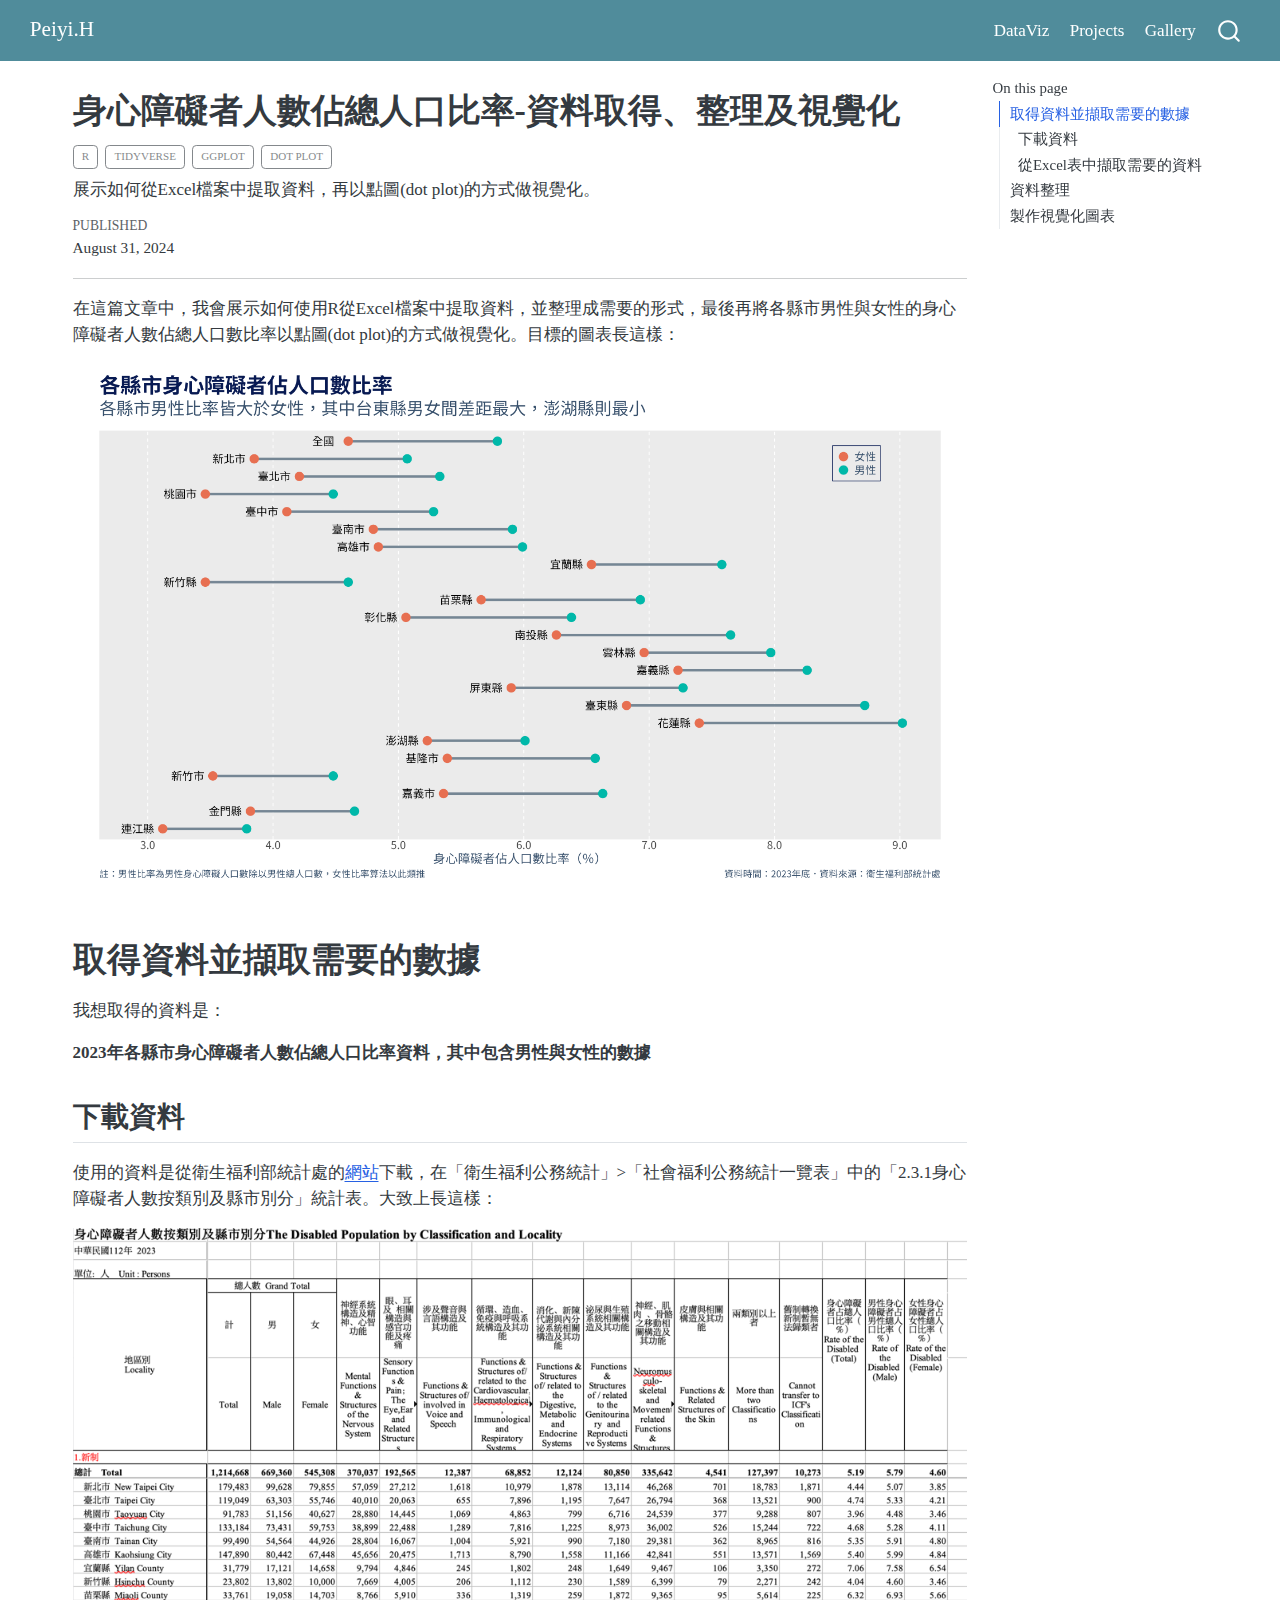
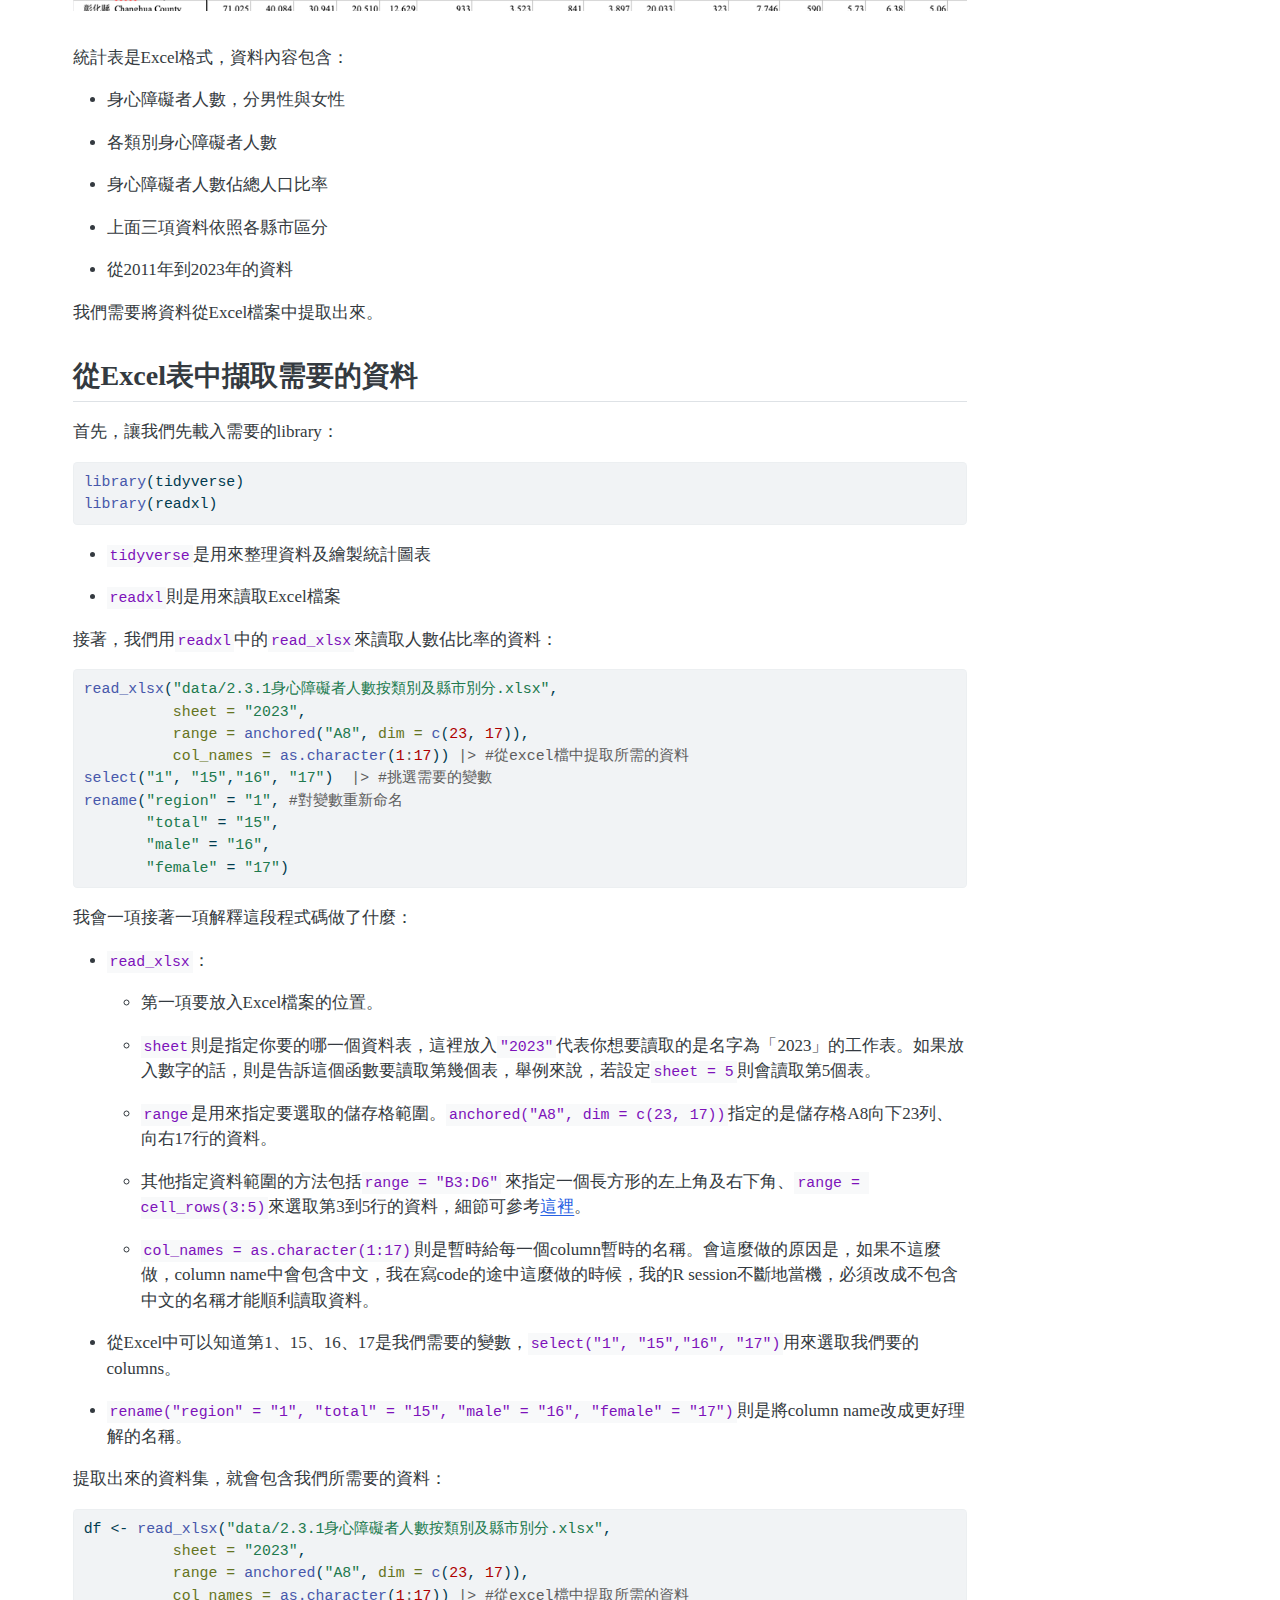
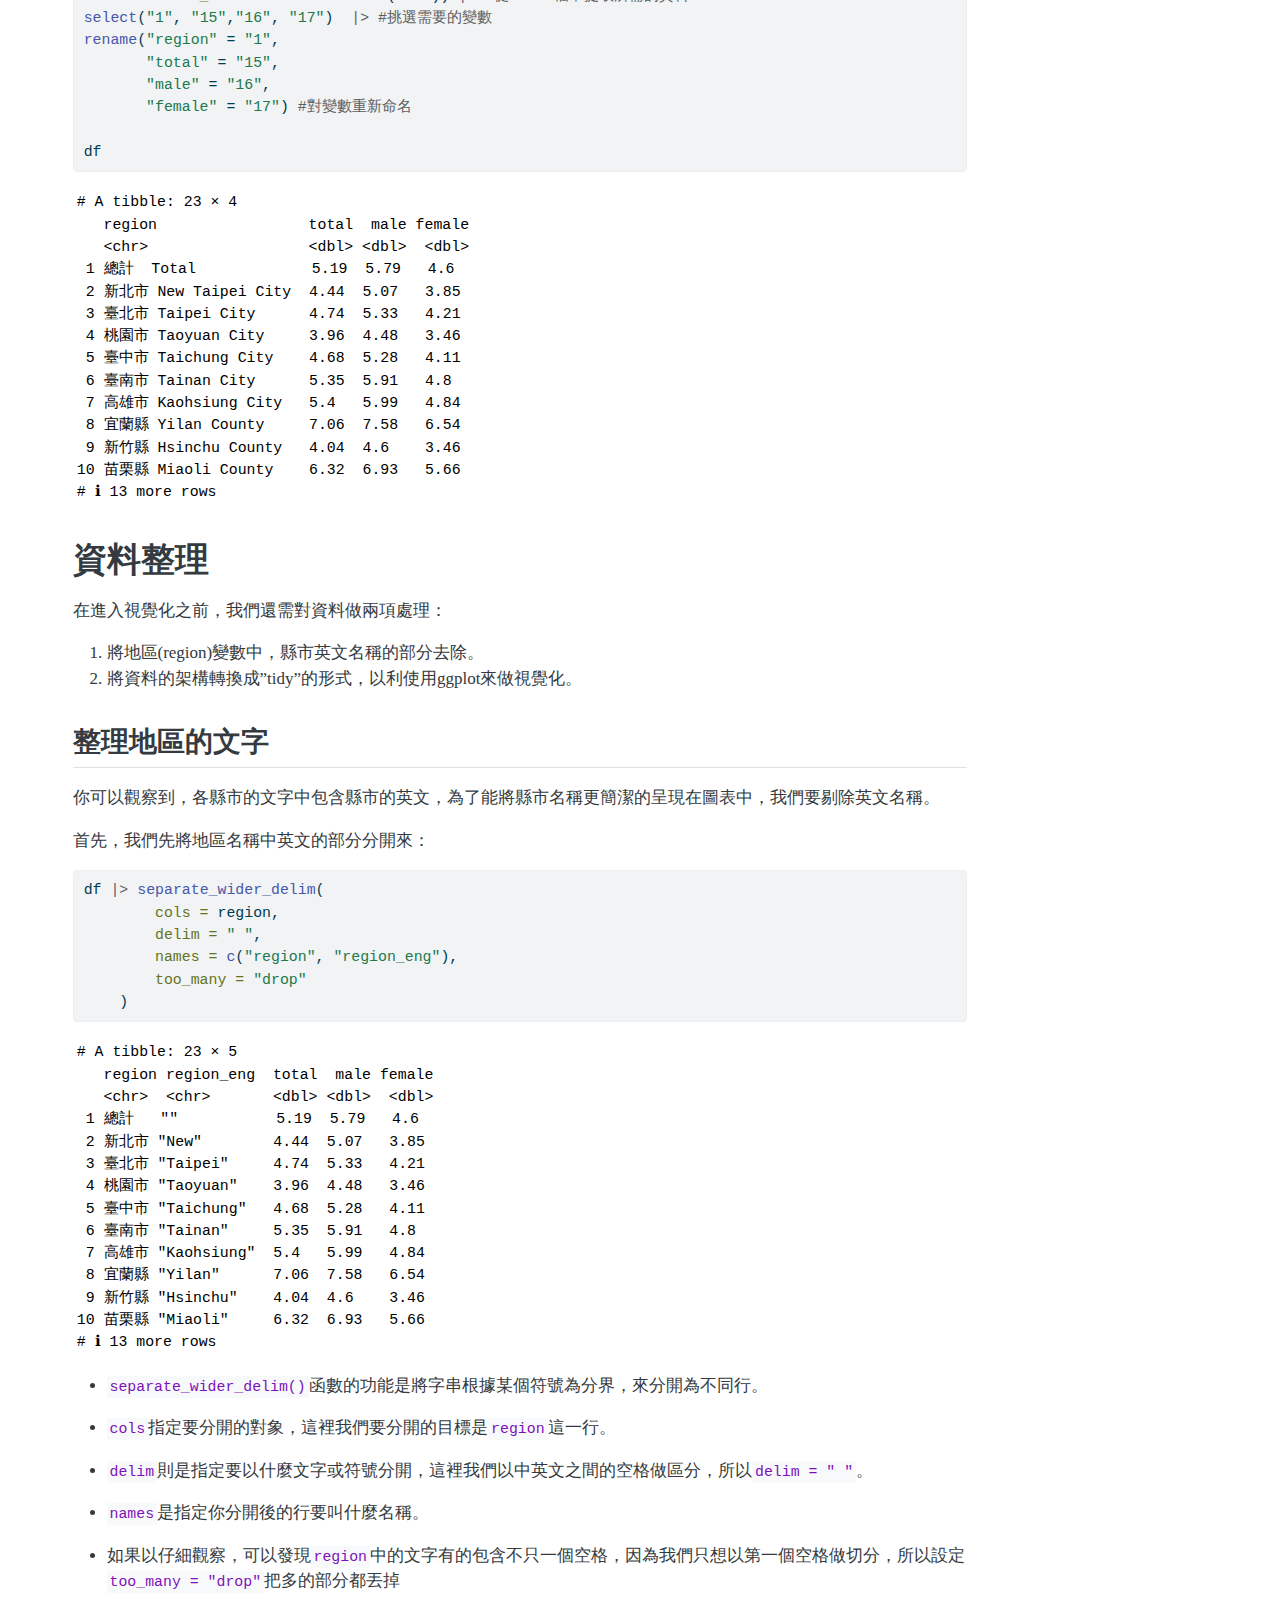
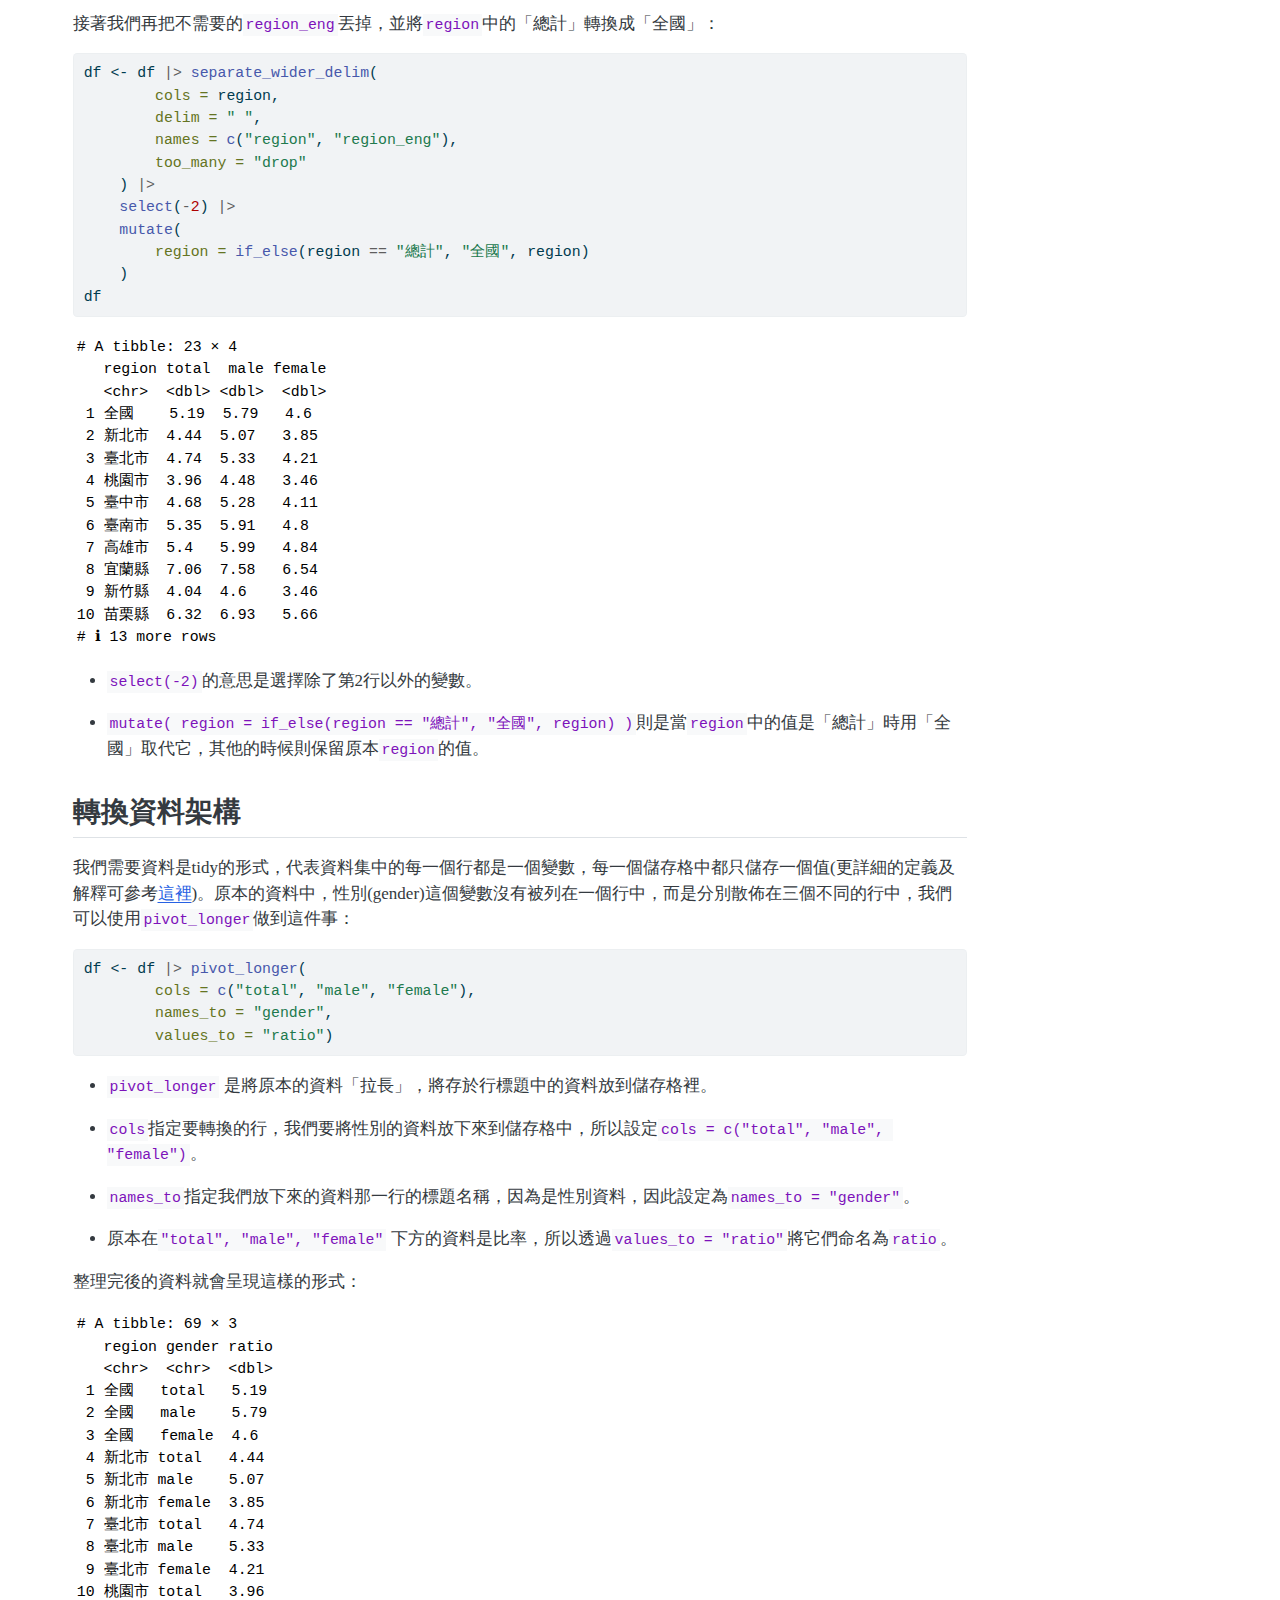
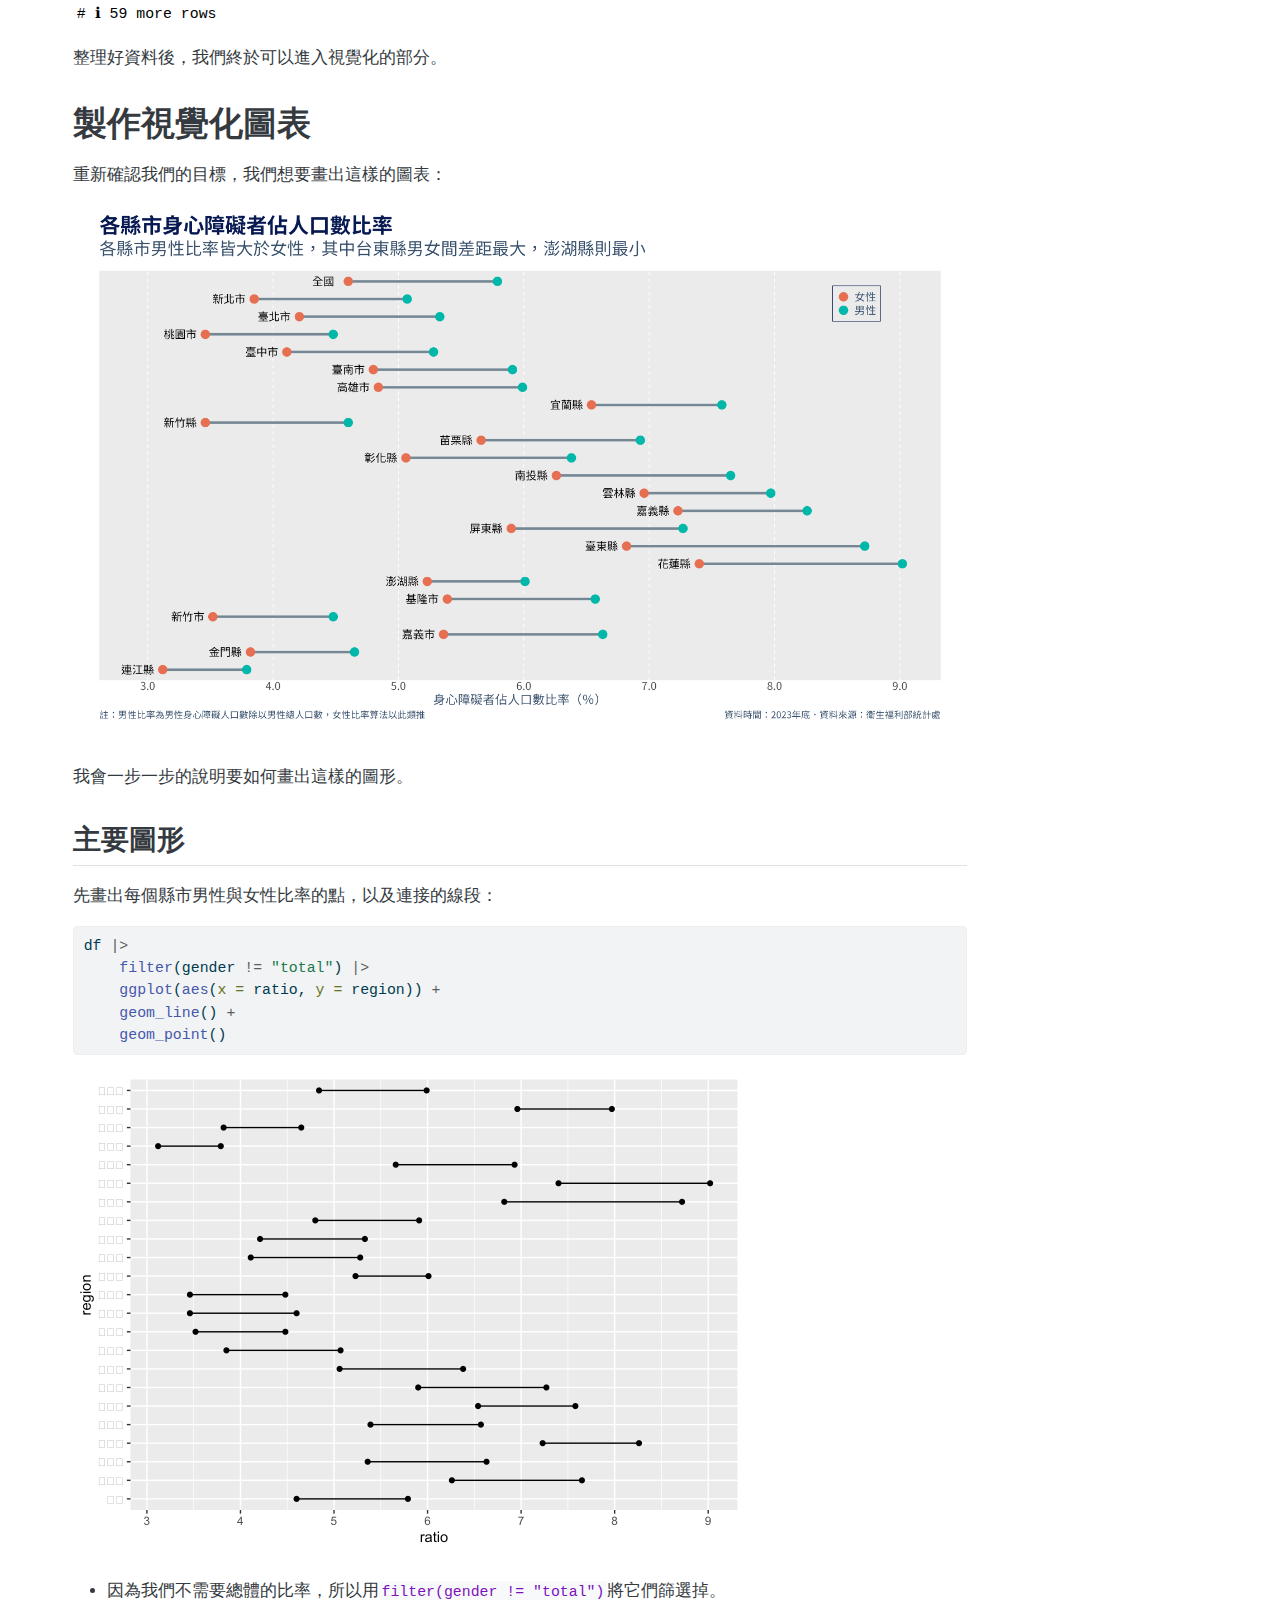
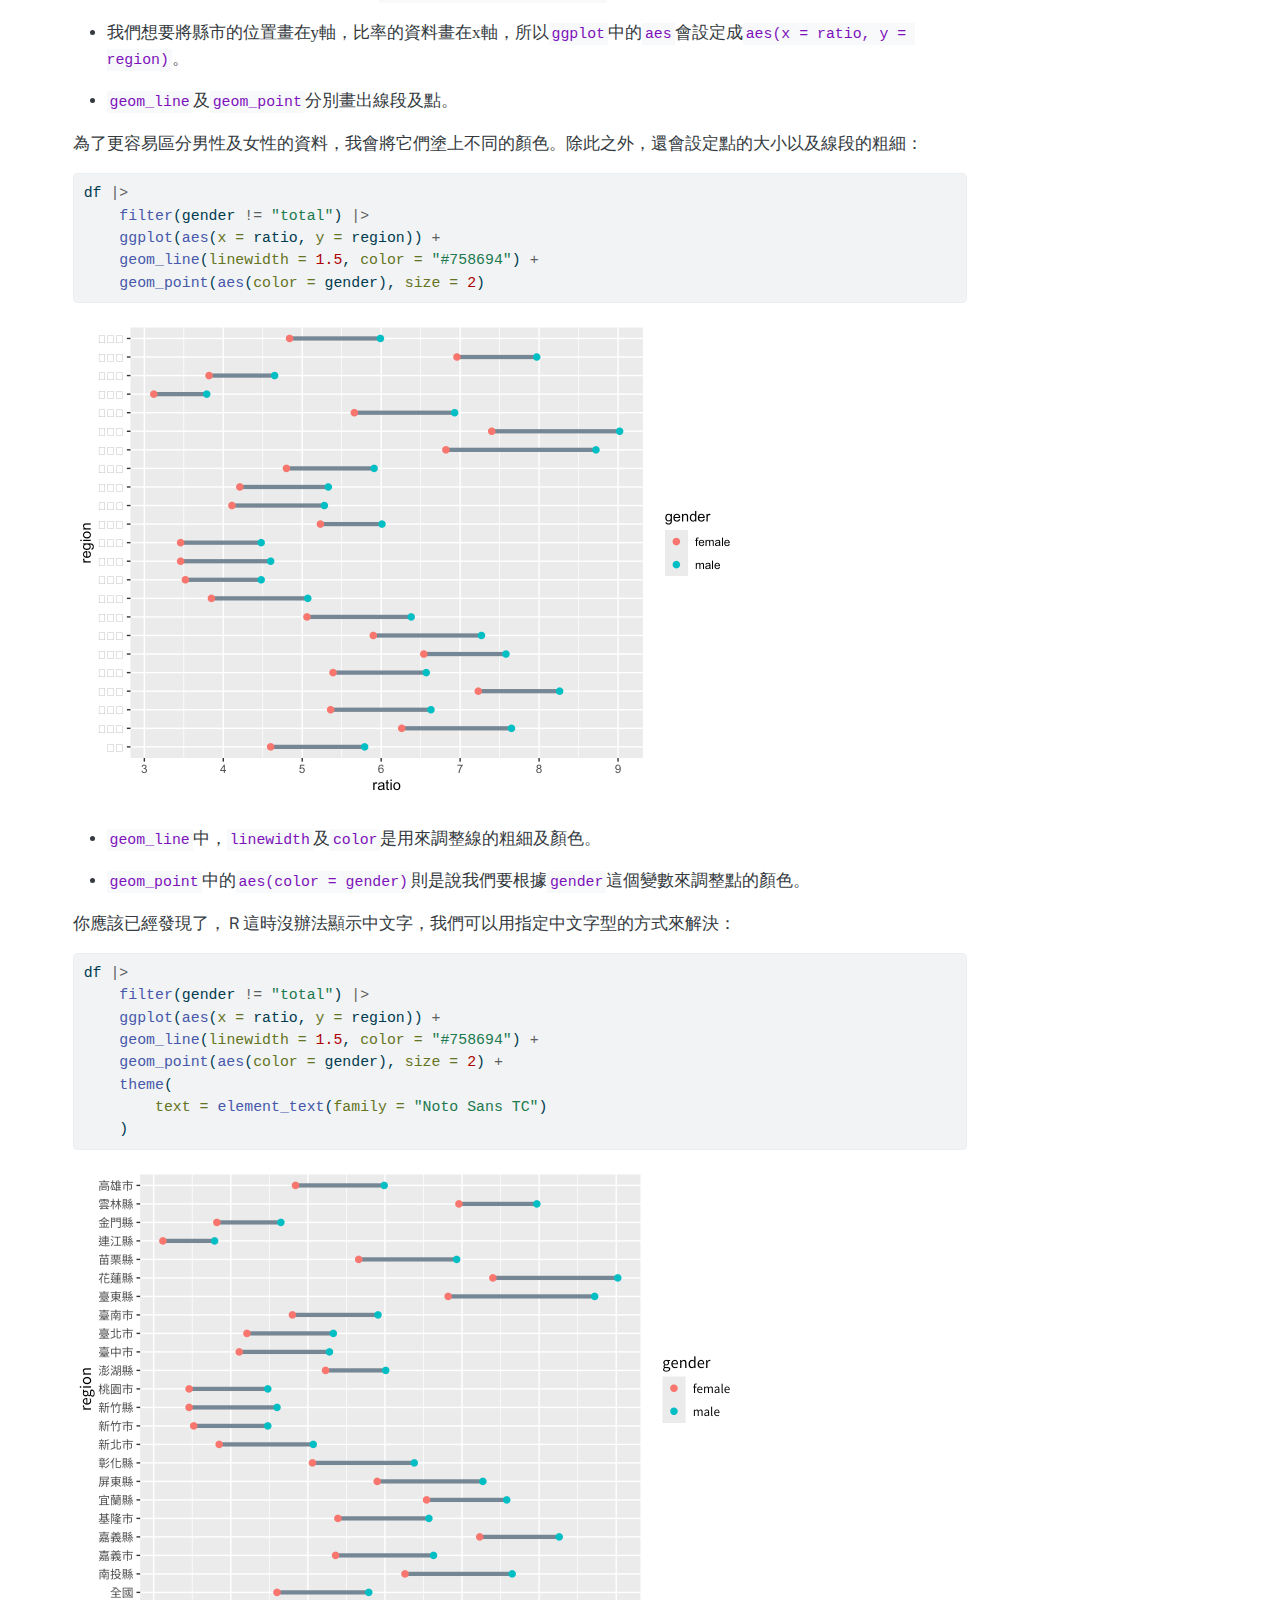
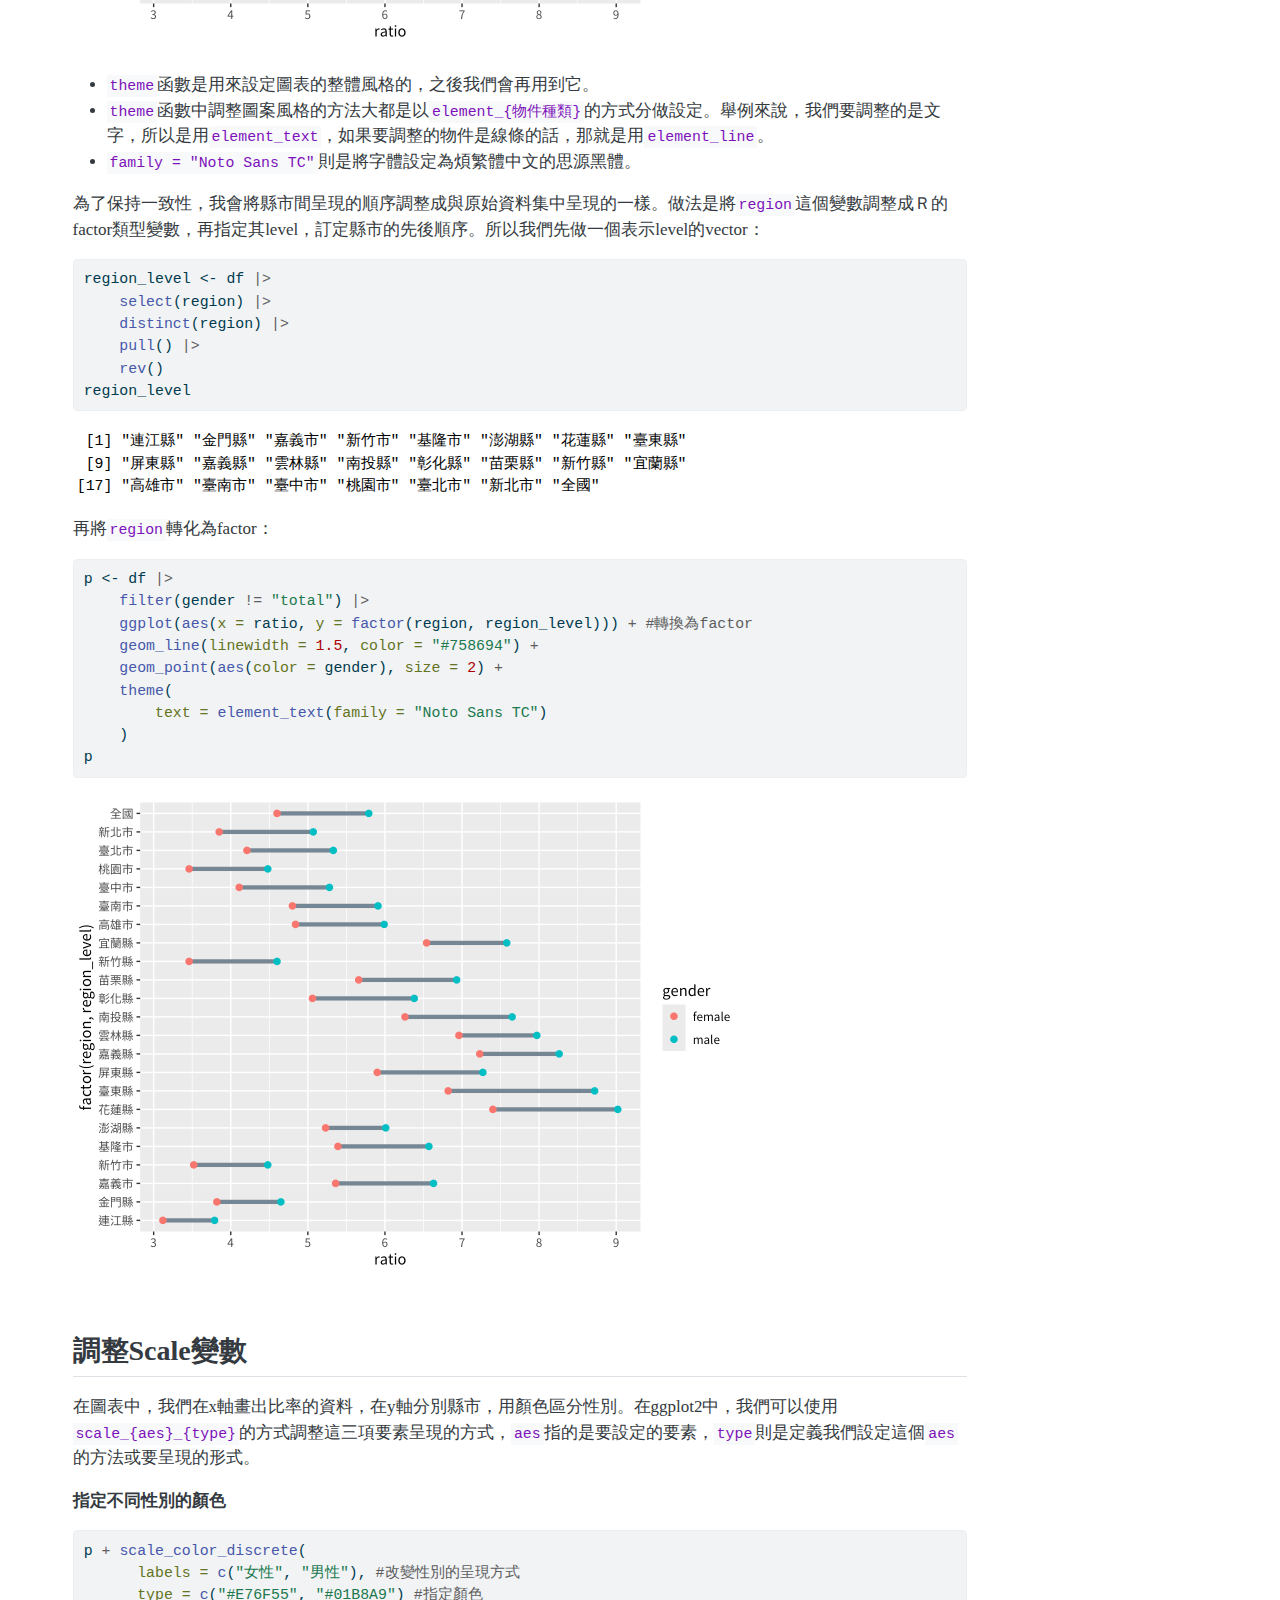
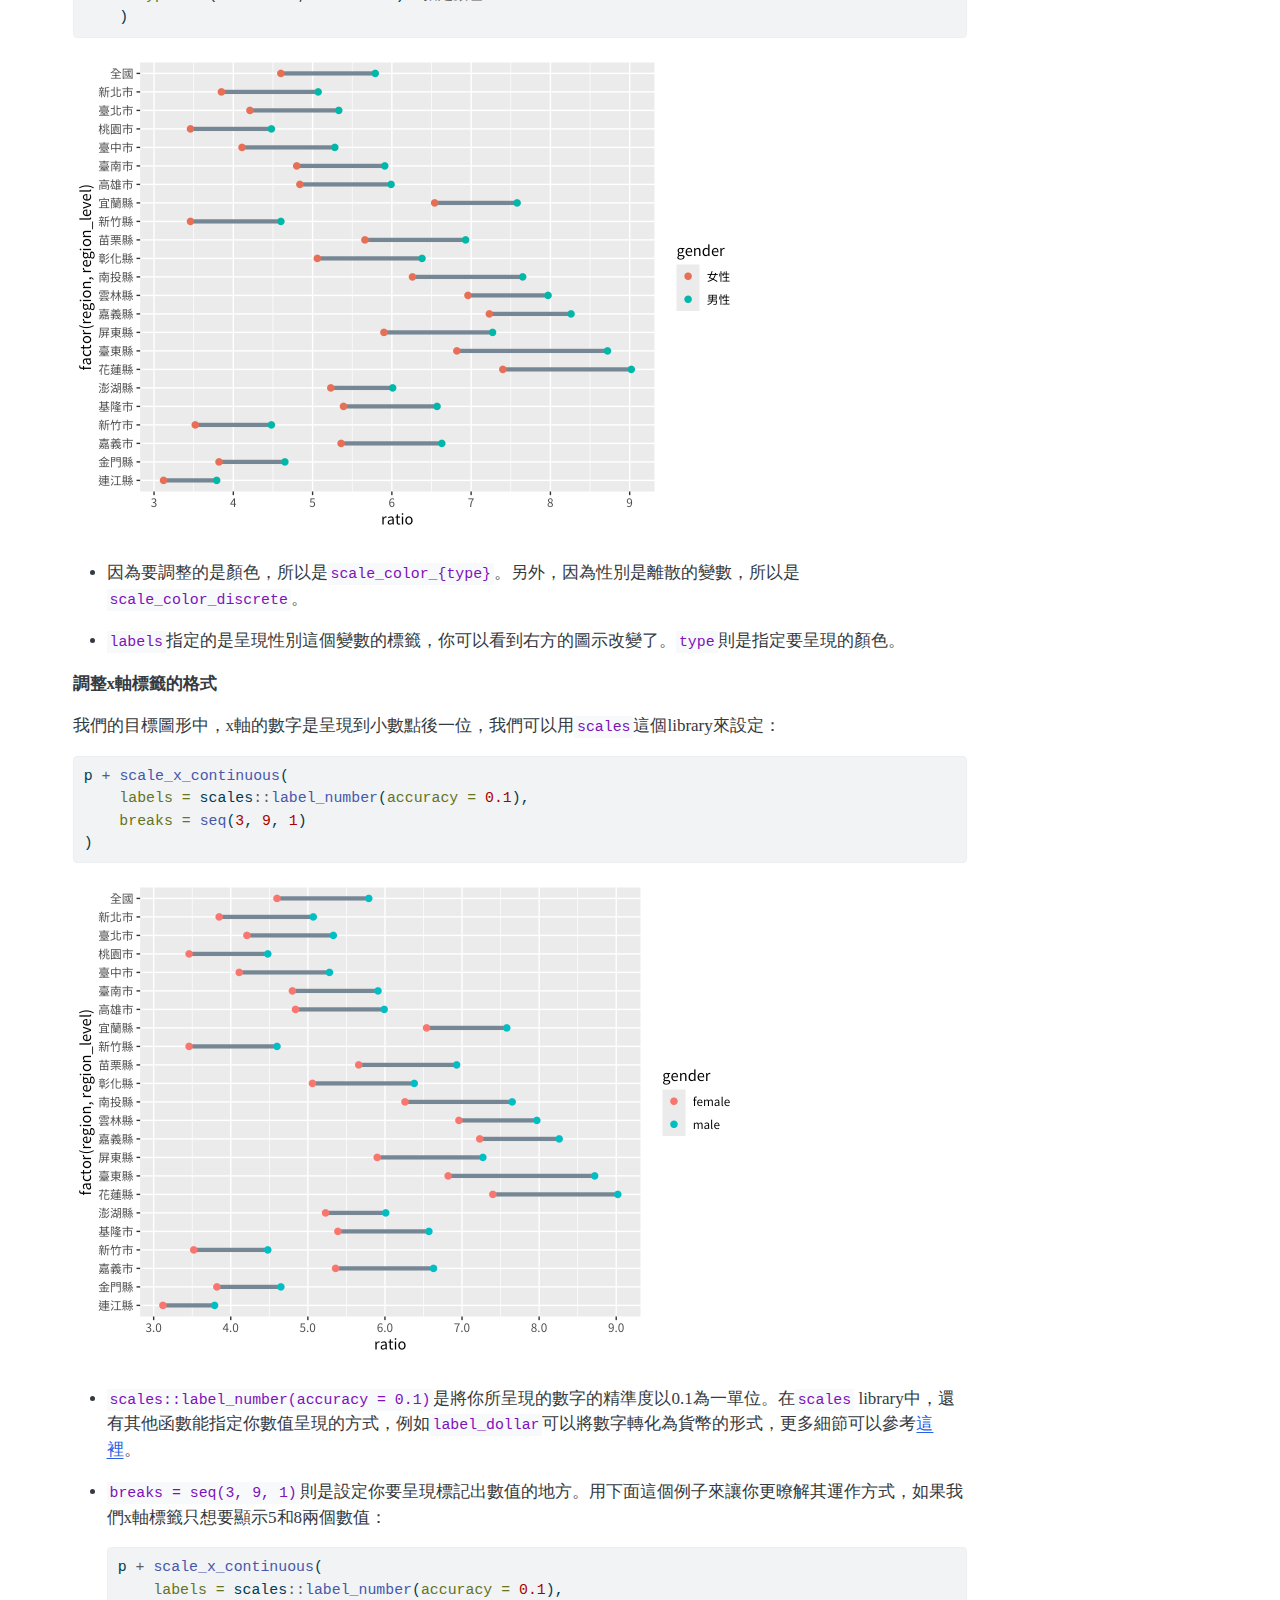
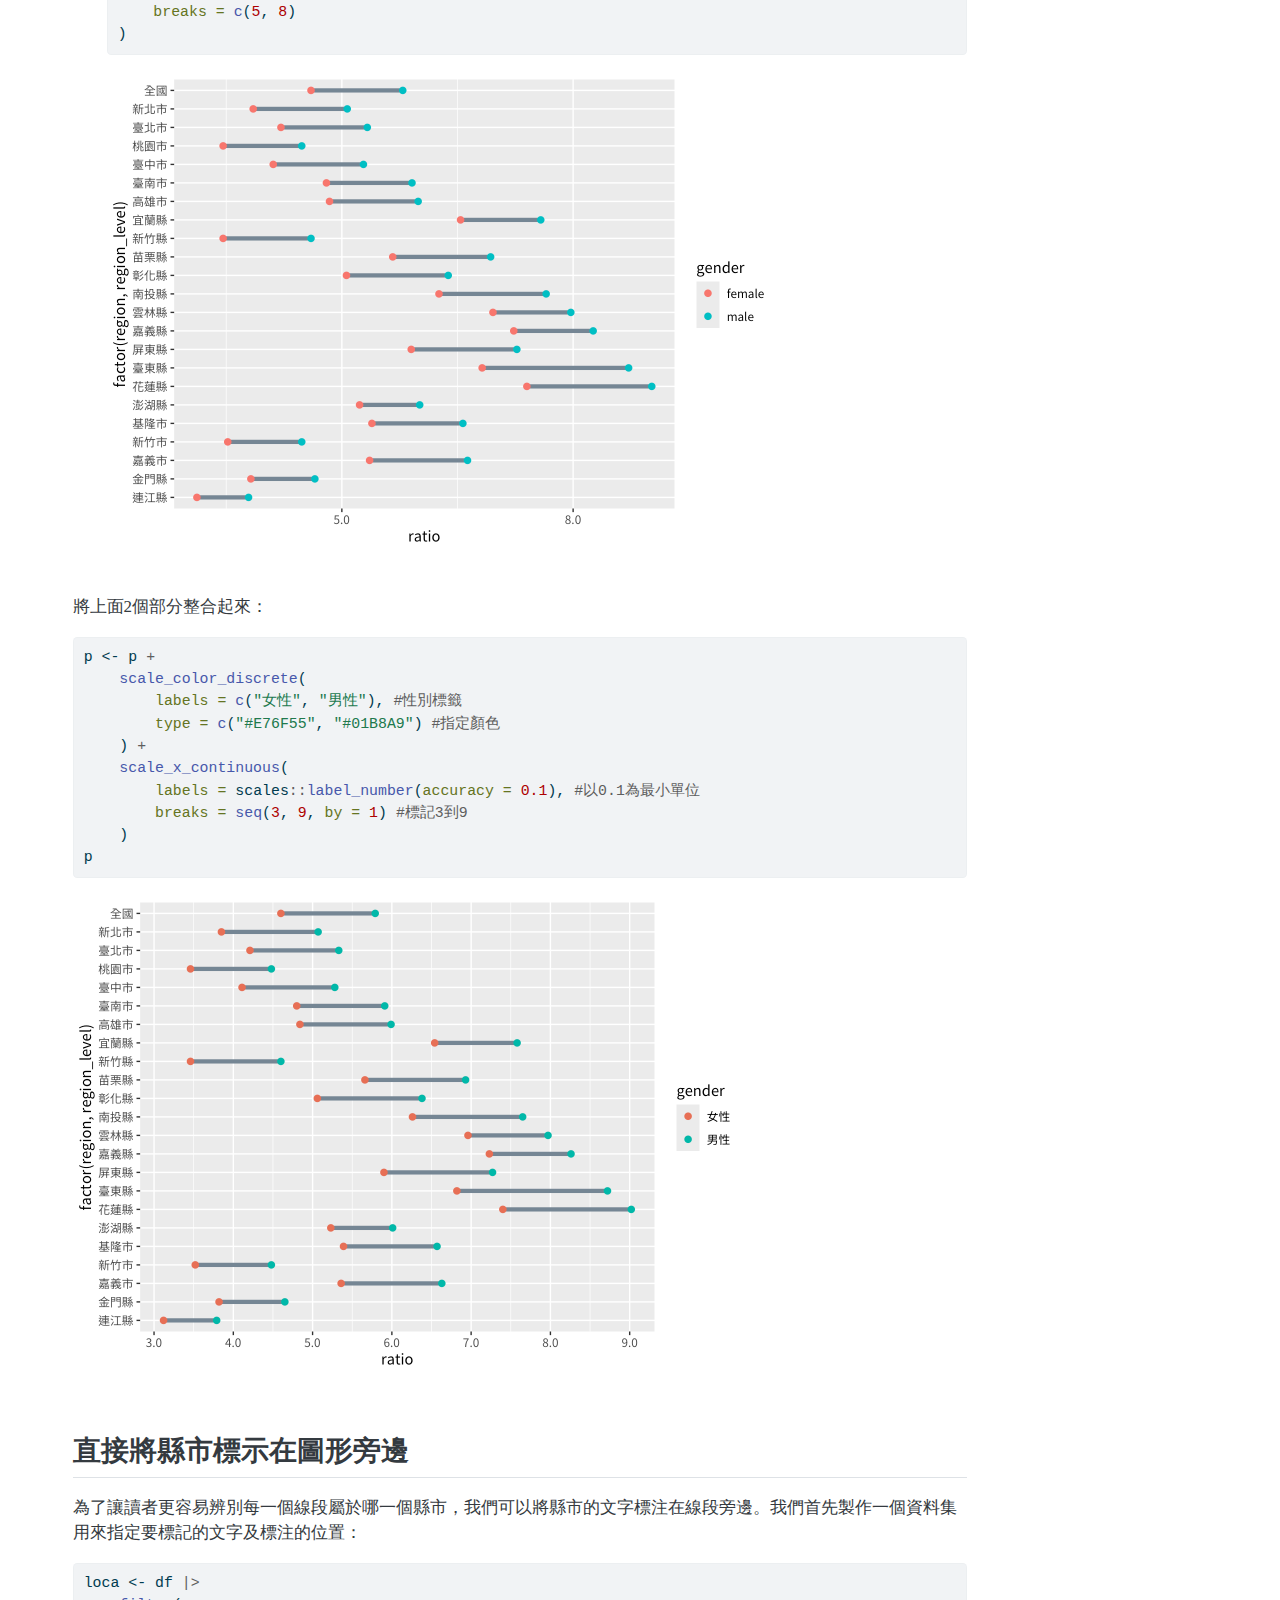
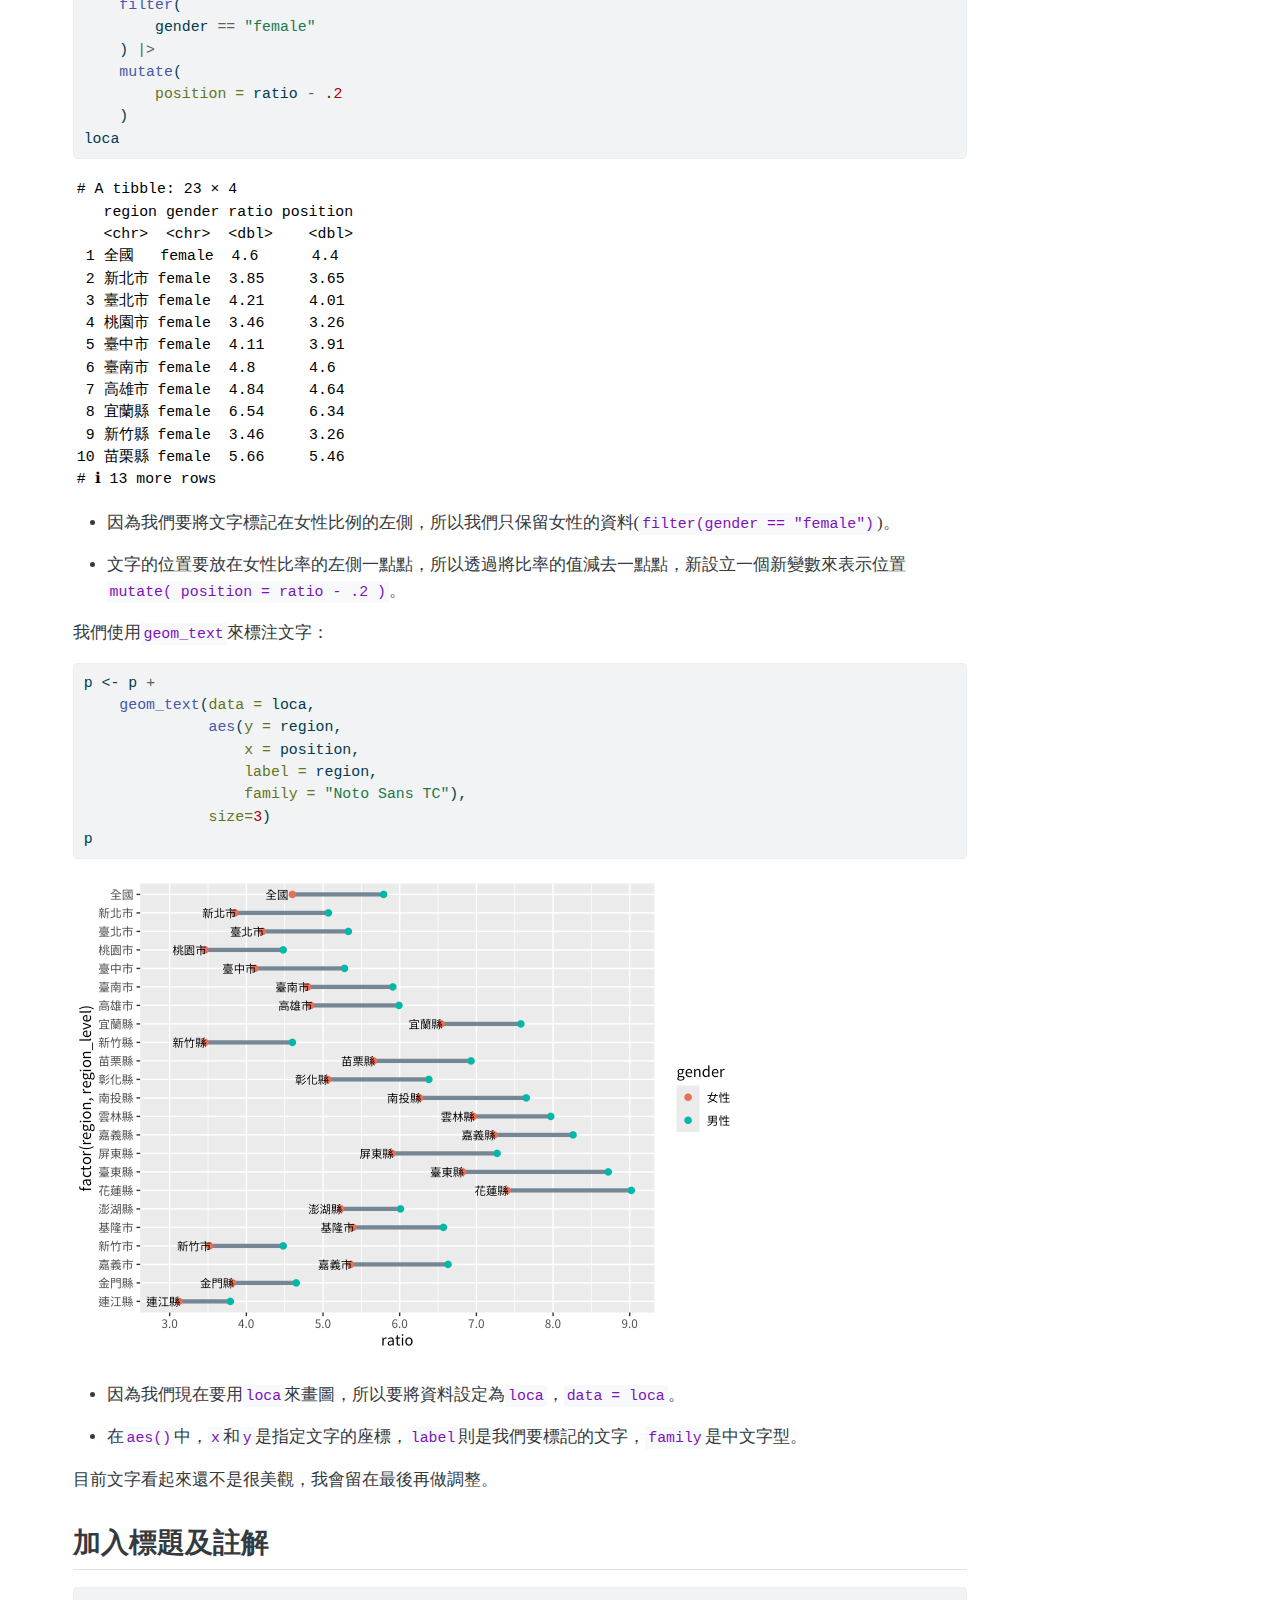
<file: docs/posts/DataViz/身心障礙者人數/身心障礙人數.html>
<!DOCTYPE html>
<html xmlns="http://www.w3.org/1999/xhtml" lang="en" xml:lang="en"><head>

<meta charset="utf-8">
<meta name="generator" content="quarto-1.5.43">

<meta name="viewport" content="width=device-width, initial-scale=1.0, user-scalable=yes">

<meta name="dcterms.date" content="2024-08-31">
<meta name="description" content="展示如何從Excel檔案中提取資料，再以點圖(dot plot)的方式做視覺化。">

<title>Peiyi.H – 身心障礙者人數佔總人口比率-資料取得、整理及視覺化</title>
<style>
code{white-space: pre-wrap;}
span.smallcaps{font-variant: small-caps;}
div.columns{display: flex; gap: min(4vw, 1.5em);}
div.column{flex: auto; overflow-x: auto;}
div.hanging-indent{margin-left: 1.5em; text-indent: -1.5em;}
ul.task-list{list-style: none;}
ul.task-list li input[type="checkbox"] {
  width: 0.8em;
  margin: 0 0.8em 0.2em -1em; /* quarto-specific, see https://github.com/quarto-dev/quarto-cli/issues/4556 */ 
  vertical-align: middle;
}
/* CSS for syntax highlighting */
pre > code.sourceCode { white-space: pre; position: relative; }
pre > code.sourceCode > span { line-height: 1.25; }
pre > code.sourceCode > span:empty { height: 1.2em; }
.sourceCode { overflow: visible; }
code.sourceCode > span { color: inherit; text-decoration: inherit; }
div.sourceCode { margin: 1em 0; }
pre.sourceCode { margin: 0; }
@media screen {
div.sourceCode { overflow: auto; }
}
@media print {
pre > code.sourceCode { white-space: pre-wrap; }
pre > code.sourceCode > span { display: inline-block; text-indent: -5em; padding-left: 5em; }
}
pre.numberSource code
  { counter-reset: source-line 0; }
pre.numberSource code > span
  { position: relative; left: -4em; counter-increment: source-line; }
pre.numberSource code > span > a:first-child::before
  { content: counter(source-line);
    position: relative; left: -1em; text-align: right; vertical-align: baseline;
    border: none; display: inline-block;
    -webkit-touch-callout: none; -webkit-user-select: none;
    -khtml-user-select: none; -moz-user-select: none;
    -ms-user-select: none; user-select: none;
    padding: 0 4px; width: 4em;
  }
pre.numberSource { margin-left: 3em;  padding-left: 4px; }
div.sourceCode
  {   }
@media screen {
pre > code.sourceCode > span > a:first-child::before { text-decoration: underline; }
}
</style>


<script src="../../../site_libs/quarto-nav/quarto-nav.js"></script>
<script src="../../../site_libs/quarto-nav/headroom.min.js"></script>
<script src="../../../site_libs/clipboard/clipboard.min.js"></script>
<script src="../../../site_libs/quarto-search/autocomplete.umd.js"></script>
<script src="../../../site_libs/quarto-search/fuse.min.js"></script>
<script src="../../../site_libs/quarto-search/quarto-search.js"></script>
<meta name="quarto:offset" content="../../../">
<link href="../../../images/favicon.ico" rel="icon">
<script src="../../../site_libs/quarto-html/quarto.js"></script>
<script src="../../../site_libs/quarto-html/popper.min.js"></script>
<script src="../../../site_libs/quarto-html/tippy.umd.min.js"></script>
<script src="../../../site_libs/quarto-html/anchor.min.js"></script>
<link href="../../../site_libs/quarto-html/tippy.css" rel="stylesheet">
<link href="../../../site_libs/quarto-html/quarto-syntax-highlighting.css" rel="stylesheet" id="quarto-text-highlighting-styles">
<script src="../../../site_libs/bootstrap/bootstrap.min.js"></script>
<link href="../../../site_libs/bootstrap/bootstrap-icons.css" rel="stylesheet">
<link href="../../../site_libs/bootstrap/bootstrap.min.css" rel="stylesheet" id="quarto-bootstrap" data-mode="light">
<script src="../../../site_libs/quarto-contrib/glightbox/glightbox.min.js"></script>
<link href="../../../site_libs/quarto-contrib/glightbox/glightbox.min.css" rel="stylesheet">
<link href="../../../site_libs/quarto-contrib/glightbox/lightbox.css" rel="stylesheet">
<script id="quarto-search-options" type="application/json">{
  "location": "navbar",
  "copy-button": false,
  "collapse-after": 3,
  "panel-placement": "end",
  "type": "overlay",
  "limit": 50,
  "keyboard-shortcut": [
    "f",
    "/",
    "s"
  ],
  "show-item-context": false,
  "language": {
    "search-no-results-text": "No results",
    "search-matching-documents-text": "matching documents",
    "search-copy-link-title": "Copy link to search",
    "search-hide-matches-text": "Hide additional matches",
    "search-more-match-text": "more match in this document",
    "search-more-matches-text": "more matches in this document",
    "search-clear-button-title": "Clear",
    "search-text-placeholder": "",
    "search-detached-cancel-button-title": "Cancel",
    "search-submit-button-title": "Submit",
    "search-label": "Search"
  }
}</script>


<link rel="stylesheet" href="../../../styles.css">
</head>

<body class="nav-fixed">

<div id="quarto-search-results"></div>
  <header id="quarto-header" class="headroom fixed-top">
    <nav class="navbar navbar-expand-lg " data-bs-theme="dark">
      <div class="navbar-container container-fluid">
      <div class="navbar-brand-container mx-auto">
    <a class="navbar-brand" href="../../../index.html">
    <span class="navbar-title">Peiyi.H</span>
    </a>
  </div>
            <div id="quarto-search" class="" title="Search"></div>
          <button class="navbar-toggler" type="button" data-bs-toggle="collapse" data-bs-target="#navbarCollapse" aria-controls="navbarCollapse" role="menu" aria-expanded="false" aria-label="Toggle navigation" onclick="if (window.quartoToggleHeadroom) { window.quartoToggleHeadroom(); }">
  <span class="navbar-toggler-icon"></span>
</button>
          <div class="collapse navbar-collapse" id="navbarCollapse">
            <ul class="navbar-nav navbar-nav-scroll ms-auto">
  <li class="nav-item">
    <a class="nav-link" href="../../../dataViz.html"> 
<span class="menu-text">DataViz</span></a>
  </li>  
  <li class="nav-item">
    <a class="nav-link" href="../../../projects.qmd"> 
<span class="menu-text">Projects</span></a>
  </li>  
  <li class="nav-item">
    <a class="nav-link" href="../../../gallery.qmd"> 
<span class="menu-text">Gallery</span></a>
  </li>  
</ul>
          </div> <!-- /navcollapse -->
            <div class="quarto-navbar-tools">
</div>
      </div> <!-- /container-fluid -->
    </nav>
</header>
<!-- content -->
<div id="quarto-content" class="quarto-container page-columns page-rows-contents page-layout-full page-navbar">
<!-- sidebar -->
<!-- margin-sidebar -->
    <div id="quarto-margin-sidebar" class="sidebar margin-sidebar">
        <nav id="TOC" role="doc-toc" class="toc-active">
    <h2 id="toc-title">On this page</h2>
   
  <ul>
  <li><a href="#取得資料並擷取需要的數據" id="toc-取得資料並擷取需要的數據" class="nav-link active" data-scroll-target="#取得資料並擷取需要的數據">取得資料並擷取需要的數據</a>
  <ul class="collapse">
  <li><a href="#下載資料" id="toc-下載資料" class="nav-link" data-scroll-target="#下載資料">下載資料</a></li>
  <li><a href="#從excel表中擷取需要的資料" id="toc-從excel表中擷取需要的資料" class="nav-link" data-scroll-target="#從excel表中擷取需要的資料">從Excel表中擷取需要的資料</a></li>
  </ul></li>
  <li><a href="#資料整理" id="toc-資料整理" class="nav-link" data-scroll-target="#資料整理">資料整理</a>
  <ul class="collapse">
  <li><a href="#整理地區的文字" id="toc-整理地區的文字" class="nav-link" data-scroll-target="#整理地區的文字">整理地區的文字</a></li>
  <li><a href="#轉換資料架構" id="toc-轉換資料架構" class="nav-link" data-scroll-target="#轉換資料架構">轉換資料架構</a></li>
  </ul></li>
  <li><a href="#製作視覺化圖表" id="toc-製作視覺化圖表" class="nav-link" data-scroll-target="#製作視覺化圖表">製作視覺化圖表</a>
  <ul class="collapse">
  <li><a href="#主要圖形" id="toc-主要圖形" class="nav-link" data-scroll-target="#主要圖形">主要圖形</a></li>
  <li><a href="#調整scale變數" id="toc-調整scale變數" class="nav-link" data-scroll-target="#調整scale變數">調整Scale變數</a></li>
  <li><a href="#直接將縣市標示在圖形旁邊" id="toc-直接將縣市標示在圖形旁邊" class="nav-link" data-scroll-target="#直接將縣市標示在圖形旁邊">直接將縣市標示在圖形旁邊</a></li>
  <li><a href="#加入標題及註解" id="toc-加入標題及註解" class="nav-link" data-scroll-target="#加入標題及註解">加入標題及註解</a></li>
  <li><a href="#調整圖形的style" id="toc-調整圖形的style" class="nav-link" data-scroll-target="#調整圖形的style">調整圖形的Style</a></li>
  </ul></li>
  </ul>
</nav>
    </div>
<!-- main -->
<main class="content column-page-left" id="quarto-document-content">

<header id="title-block-header" class="quarto-title-block default">
<div class="quarto-title">
<h1 class="title">身心障礙者人數佔總人口比率-資料取得、整理及視覺化</h1>
  <div class="quarto-categories">
    <div class="quarto-category">R</div>
    <div class="quarto-category">tidyverse</div>
    <div class="quarto-category">ggplot</div>
    <div class="quarto-category">dot plot</div>
  </div>
  </div>

<div>
  <div class="description">
    展示如何從Excel檔案中提取資料，再以點圖(dot plot)的方式做視覺化。
  </div>
</div>


<div class="quarto-title-meta column-page-left">

    
    <div>
    <div class="quarto-title-meta-heading">Published</div>
    <div class="quarto-title-meta-contents">
      <p class="date">August 31, 2024</p>
    </div>
  </div>
  
    
  </div>
  


</header>


<hr>
<p>在這篇文章中，我會展示如何使用R從Excel檔案中提取資料，並整理成需要的形式，最後再將各縣市男性與女性的身心障礙者人數佔總人口數比率以點圖(dot plot)的方式做視覺化。目標的圖表長這樣： <a href="img/身心障礙者佔總人口數比率.png" class="lightbox" data-gallery="quarto-lightbox-gallery-1"><img src="img/身心障礙者佔總人口數比率.png" class="img-fluid"></a></p>
<section id="取得資料並擷取需要的數據" class="level1">
<h1>取得資料並擷取需要的數據</h1>
<p>我想取得的資料是：</p>
<p><strong>2023年各縣市身心障礙者人數佔總人口比率資料，其中包含男性與女性的數據</strong></p>
<section id="下載資料" class="level2">
<h2 class="anchored" data-anchor-id="下載資料">下載資料</h2>
<p>使用的資料是從衛生福利部統計處的<a href="https://dep.mohw.gov.tw/DOS/cp-5337-62357-113.html">網站</a>下載，在「衛生福利公務統計」&gt;「社會福利公務統計一覽表」中的「2.3.1身心障礙者人數按類別及縣市別分」統計表。大致上長這樣：</p>
<div class="quarto-figure quarto-figure-center">
<figure class="figure">
<p><img src="img/截圖.png" class="img-fluid quarto-figure quarto-figure-center figure-img"></p>
</figure>
</div>
<p>統計表是Excel格式，資料內容包含：</p>
<ul>
<li><p>身心障礙者人數，分男性與女性</p></li>
<li><p>各類別身心障礙者人數</p></li>
<li><p>身心障礙者人數佔總人口比率</p></li>
<li><p>上面三項資料依照各縣市區分</p></li>
<li><p>從2011年到2023年的資料</p></li>
</ul>
<p>我們需要將資料從Excel檔案中提取出來。</p>
</section>
<section id="從excel表中擷取需要的資料" class="level2">
<h2 class="anchored" data-anchor-id="從excel表中擷取需要的資料">從Excel表中擷取需要的資料</h2>
<p>首先，讓我們先載入需要的library：</p>
<div class="cell">
<div class="sourceCode cell-code" id="cb1"><pre class="sourceCode r code-with-copy"><code class="sourceCode r"><span id="cb1-1"><a href="#cb1-1" aria-hidden="true" tabindex="-1"></a><span class="fu">library</span>(tidyverse)</span>
<span id="cb1-2"><a href="#cb1-2" aria-hidden="true" tabindex="-1"></a><span class="fu">library</span>(readxl)</span></code><button title="Copy to Clipboard" class="code-copy-button"><i class="bi"></i></button></pre></div>
</div>
<ul>
<li><p><code>tidyverse</code>是用來整理資料及繪製統計圖表</p></li>
<li><p><code>readxl</code>則是用來讀取Excel檔案</p></li>
</ul>
<p>接著，我們用<code>readxl</code>中的<code>read_xlsx</code>來讀取人數佔比率的資料：</p>
<div class="cell">
<div class="sourceCode cell-code" id="cb2"><pre class="sourceCode r code-with-copy"><code class="sourceCode r"><span id="cb2-1"><a href="#cb2-1" aria-hidden="true" tabindex="-1"></a><span class="fu">read_xlsx</span>(<span class="st">"data/2.3.1身心障礙者人數按類別及縣市別分.xlsx"</span>, </span>
<span id="cb2-2"><a href="#cb2-2" aria-hidden="true" tabindex="-1"></a>          <span class="at">sheet =</span> <span class="st">"2023"</span>, </span>
<span id="cb2-3"><a href="#cb2-3" aria-hidden="true" tabindex="-1"></a>          <span class="at">range =</span> <span class="fu">anchored</span>(<span class="st">"A8"</span>, <span class="at">dim =</span> <span class="fu">c</span>(<span class="dv">23</span>, <span class="dv">17</span>)),</span>
<span id="cb2-4"><a href="#cb2-4" aria-hidden="true" tabindex="-1"></a>          <span class="at">col_names =</span> <span class="fu">as.character</span>(<span class="dv">1</span><span class="sc">:</span><span class="dv">17</span>)) <span class="sc">|&gt;</span> <span class="co">#從excel檔中提取所需的資料</span></span>
<span id="cb2-5"><a href="#cb2-5" aria-hidden="true" tabindex="-1"></a><span class="fu">select</span>(<span class="st">"1"</span>, <span class="st">"15"</span>,<span class="st">"16"</span>, <span class="st">"17"</span>)  <span class="sc">|&gt;</span> <span class="co">#挑選需要的變數</span></span>
<span id="cb2-6"><a href="#cb2-6" aria-hidden="true" tabindex="-1"></a><span class="fu">rename</span>(<span class="st">"region"</span> <span class="ot">=</span> <span class="st">"1"</span>, <span class="co">#對變數重新命名</span></span>
<span id="cb2-7"><a href="#cb2-7" aria-hidden="true" tabindex="-1"></a>       <span class="st">"total"</span> <span class="ot">=</span> <span class="st">"15"</span>,</span>
<span id="cb2-8"><a href="#cb2-8" aria-hidden="true" tabindex="-1"></a>       <span class="st">"male"</span> <span class="ot">=</span> <span class="st">"16"</span>,</span>
<span id="cb2-9"><a href="#cb2-9" aria-hidden="true" tabindex="-1"></a>       <span class="st">"female"</span> <span class="ot">=</span> <span class="st">"17"</span>) </span></code><button title="Copy to Clipboard" class="code-copy-button"><i class="bi"></i></button></pre></div>
</div>
<p>我會一項接著一項解釋這段程式碼做了什麼：</p>
<ul>
<li><p><code>read_xlsx</code>：</p>
<ul>
<li><p>第一項要放入Excel檔案的位置。</p></li>
<li><p><code>sheet</code>則是指定你要的哪一個資料表，這裡放入<code>"2023"</code>代表你想要讀取的是名字為「2023」的工作表。如果放入數字的話，則是告訴這個函數要讀取第幾個表，舉例來說，若設定<code>sheet = 5</code>則會讀取第5個表。</p></li>
<li><p><code>range</code>是用來指定要選取的儲存格範圍。<code>anchored("A8", dim = c(23, 17))</code>指定的是儲存格A8向下23列、向右17行的資料。</p></li>
<li><p>其他指定資料範圍的方法包括<code>range = "B3:D6"</code> 來指定一個長方形的左上角及右下角、<code>range = cell_rows(3:5)</code>來選取第3到5行的資料，細節可參考<a href="https://readxl.tidyverse.org/reference/cell-specification.html">這裡</a>。</p></li>
<li><p><code>col_names = as.character(1:17)</code>則是暫時給每一個column暫時的名稱。會這麼做的原因是，如果不這麼做，column name中會包含中文，我在寫code的途中這麼做的時候，我的R session不斷地當機，必須改成不包含中文的名稱才能順利讀取資料。</p></li>
</ul></li>
<li><p>從Excel中可以知道第1、15、16、17是我們需要的變數，<code>select("1", "15","16", "17")</code>用來選取我們要的columns。</p></li>
<li><p><code>rename("region" = "1", "total" = "15", "male" = "16", "female" = "17")</code>則是將column name改成更好理解的名稱。</p></li>
</ul>
<p>提取出來的資料集，就會包含我們所需要的資料：</p>
<div class="cell">
<div class="sourceCode cell-code" id="cb3"><pre class="sourceCode r code-with-copy"><code class="sourceCode r"><span id="cb3-1"><a href="#cb3-1" aria-hidden="true" tabindex="-1"></a>df <span class="ot">&lt;-</span> <span class="fu">read_xlsx</span>(<span class="st">"data/2.3.1身心障礙者人數按類別及縣市別分.xlsx"</span>, </span>
<span id="cb3-2"><a href="#cb3-2" aria-hidden="true" tabindex="-1"></a>          <span class="at">sheet =</span> <span class="st">"2023"</span>,</span>
<span id="cb3-3"><a href="#cb3-3" aria-hidden="true" tabindex="-1"></a>          <span class="at">range =</span> <span class="fu">anchored</span>(<span class="st">"A8"</span>, <span class="at">dim =</span> <span class="fu">c</span>(<span class="dv">23</span>, <span class="dv">17</span>)),</span>
<span id="cb3-4"><a href="#cb3-4" aria-hidden="true" tabindex="-1"></a>          <span class="at">col_names =</span> <span class="fu">as.character</span>(<span class="dv">1</span><span class="sc">:</span><span class="dv">17</span>)) <span class="sc">|&gt;</span> <span class="co">#從excel檔中提取所需的資料</span></span>
<span id="cb3-5"><a href="#cb3-5" aria-hidden="true" tabindex="-1"></a><span class="fu">select</span>(<span class="st">"1"</span>, <span class="st">"15"</span>,<span class="st">"16"</span>, <span class="st">"17"</span>)  <span class="sc">|&gt;</span> <span class="co">#挑選需要的變數</span></span>
<span id="cb3-6"><a href="#cb3-6" aria-hidden="true" tabindex="-1"></a><span class="fu">rename</span>(<span class="st">"region"</span> <span class="ot">=</span> <span class="st">"1"</span>,</span>
<span id="cb3-7"><a href="#cb3-7" aria-hidden="true" tabindex="-1"></a>       <span class="st">"total"</span> <span class="ot">=</span> <span class="st">"15"</span>,</span>
<span id="cb3-8"><a href="#cb3-8" aria-hidden="true" tabindex="-1"></a>       <span class="st">"male"</span> <span class="ot">=</span> <span class="st">"16"</span>,</span>
<span id="cb3-9"><a href="#cb3-9" aria-hidden="true" tabindex="-1"></a>       <span class="st">"female"</span> <span class="ot">=</span> <span class="st">"17"</span>) <span class="co">#對變數重新命名</span></span>
<span id="cb3-10"><a href="#cb3-10" aria-hidden="true" tabindex="-1"></a></span>
<span id="cb3-11"><a href="#cb3-11" aria-hidden="true" tabindex="-1"></a>df</span></code><button title="Copy to Clipboard" class="code-copy-button"><i class="bi"></i></button></pre></div>
<div class="cell-output cell-output-stdout">
<pre><code># A tibble: 23 × 4
   region                 total  male female
   &lt;chr&gt;                  &lt;dbl&gt; &lt;dbl&gt;  &lt;dbl&gt;
 1 總計  Total             5.19  5.79   4.6 
 2 新北市 New Taipei City  4.44  5.07   3.85
 3 臺北市 Taipei City      4.74  5.33   4.21
 4 桃園市 Taoyuan City     3.96  4.48   3.46
 5 臺中市 Taichung City    4.68  5.28   4.11
 6 臺南市 Tainan City      5.35  5.91   4.8 
 7 高雄市 Kaohsiung City   5.4   5.99   4.84
 8 宜蘭縣 Yilan County     7.06  7.58   6.54
 9 新竹縣 Hsinchu County   4.04  4.6    3.46
10 苗栗縣 Miaoli County    6.32  6.93   5.66
# ℹ 13 more rows</code></pre>
</div>
</div>
</section>
</section>
<section id="資料整理" class="level1">
<h1>資料整理</h1>
<p>在進入視覺化之前，我們還需對資料做兩項處理：</p>
<ol type="1">
<li>將地區(region)變數中，縣市英文名稱的部分去除。</li>
<li>將資料的架構轉換成”tidy”的形式，以利使用ggplot來做視覺化。</li>
</ol>
<section id="整理地區的文字" class="level2">
<h2 class="anchored" data-anchor-id="整理地區的文字">整理地區的文字</h2>
<p>你可以觀察到，各縣市的文字中包含縣市的英文，為了能將縣市名稱更簡潔的呈現在圖表中，我們要剔除英文名稱。</p>
<p>首先，我們先將地區名稱中英文的部分分開來：</p>
<div class="cell">
<div class="sourceCode cell-code" id="cb5"><pre class="sourceCode r code-with-copy"><code class="sourceCode r"><span id="cb5-1"><a href="#cb5-1" aria-hidden="true" tabindex="-1"></a>df <span class="sc">|&gt;</span> <span class="fu">separate_wider_delim</span>(</span>
<span id="cb5-2"><a href="#cb5-2" aria-hidden="true" tabindex="-1"></a>        <span class="at">cols =</span> region, </span>
<span id="cb5-3"><a href="#cb5-3" aria-hidden="true" tabindex="-1"></a>        <span class="at">delim =</span> <span class="st">" "</span>,</span>
<span id="cb5-4"><a href="#cb5-4" aria-hidden="true" tabindex="-1"></a>        <span class="at">names =</span> <span class="fu">c</span>(<span class="st">"region"</span>, <span class="st">"region_eng"</span>),</span>
<span id="cb5-5"><a href="#cb5-5" aria-hidden="true" tabindex="-1"></a>        <span class="at">too_many =</span> <span class="st">"drop"</span></span>
<span id="cb5-6"><a href="#cb5-6" aria-hidden="true" tabindex="-1"></a>    )</span></code><button title="Copy to Clipboard" class="code-copy-button"><i class="bi"></i></button></pre></div>
<div class="cell-output cell-output-stdout">
<pre><code># A tibble: 23 × 5
   region region_eng  total  male female
   &lt;chr&gt;  &lt;chr&gt;       &lt;dbl&gt; &lt;dbl&gt;  &lt;dbl&gt;
 1 總計   ""           5.19  5.79   4.6 
 2 新北市 "New"        4.44  5.07   3.85
 3 臺北市 "Taipei"     4.74  5.33   4.21
 4 桃園市 "Taoyuan"    3.96  4.48   3.46
 5 臺中市 "Taichung"   4.68  5.28   4.11
 6 臺南市 "Tainan"     5.35  5.91   4.8 
 7 高雄市 "Kaohsiung"  5.4   5.99   4.84
 8 宜蘭縣 "Yilan"      7.06  7.58   6.54
 9 新竹縣 "Hsinchu"    4.04  4.6    3.46
10 苗栗縣 "Miaoli"     6.32  6.93   5.66
# ℹ 13 more rows</code></pre>
</div>
</div>
<ul>
<li><p><code>separate_wider_delim()</code>函數的功能是將字串根據某個符號為分界，來分開為不同行。</p></li>
<li><p><code>cols</code>指定要分開的對象，這裡我們要分開的目標是<code>region</code>這一行。</p></li>
<li><p><code>delim</code>則是指定要以什麼文字或符號分開，這裡我們以中英文之間的空格做區分，所以<code>delim = " "</code>。</p></li>
<li><p><code>names</code>是指定你分開後的行要叫什麼名稱。</p></li>
<li><p>如果以仔細觀察，可以發現<code>region</code>中的文字有的包含不只一個空格，因為我們只想以第一個空格做切分，所以設定<code>too_many = "drop"</code>把多的部分都丟掉</p></li>
</ul>
<p>接著我們再把不需要的<code>region_eng</code>丟掉，並將<code>region</code>中的「總計」轉換成「全國」：</p>
<div class="cell">
<div class="sourceCode cell-code" id="cb7"><pre class="sourceCode r code-with-copy"><code class="sourceCode r"><span id="cb7-1"><a href="#cb7-1" aria-hidden="true" tabindex="-1"></a>df <span class="ot">&lt;-</span> df <span class="sc">|&gt;</span> <span class="fu">separate_wider_delim</span>(</span>
<span id="cb7-2"><a href="#cb7-2" aria-hidden="true" tabindex="-1"></a>        <span class="at">cols =</span> region, </span>
<span id="cb7-3"><a href="#cb7-3" aria-hidden="true" tabindex="-1"></a>        <span class="at">delim =</span> <span class="st">" "</span>,</span>
<span id="cb7-4"><a href="#cb7-4" aria-hidden="true" tabindex="-1"></a>        <span class="at">names =</span> <span class="fu">c</span>(<span class="st">"region"</span>, <span class="st">"region_eng"</span>),</span>
<span id="cb7-5"><a href="#cb7-5" aria-hidden="true" tabindex="-1"></a>        <span class="at">too_many =</span> <span class="st">"drop"</span></span>
<span id="cb7-6"><a href="#cb7-6" aria-hidden="true" tabindex="-1"></a>    ) <span class="sc">|&gt;</span> </span>
<span id="cb7-7"><a href="#cb7-7" aria-hidden="true" tabindex="-1"></a>    <span class="fu">select</span>(<span class="sc">-</span><span class="dv">2</span>) <span class="sc">|&gt;</span> </span>
<span id="cb7-8"><a href="#cb7-8" aria-hidden="true" tabindex="-1"></a>    <span class="fu">mutate</span>(</span>
<span id="cb7-9"><a href="#cb7-9" aria-hidden="true" tabindex="-1"></a>        <span class="at">region =</span> <span class="fu">if_else</span>(region <span class="sc">==</span> <span class="st">"總計"</span>, <span class="st">"全國"</span>, region)</span>
<span id="cb7-10"><a href="#cb7-10" aria-hidden="true" tabindex="-1"></a>    )</span>
<span id="cb7-11"><a href="#cb7-11" aria-hidden="true" tabindex="-1"></a>df</span></code><button title="Copy to Clipboard" class="code-copy-button"><i class="bi"></i></button></pre></div>
<div class="cell-output cell-output-stdout">
<pre><code># A tibble: 23 × 4
   region total  male female
   &lt;chr&gt;  &lt;dbl&gt; &lt;dbl&gt;  &lt;dbl&gt;
 1 全國    5.19  5.79   4.6 
 2 新北市  4.44  5.07   3.85
 3 臺北市  4.74  5.33   4.21
 4 桃園市  3.96  4.48   3.46
 5 臺中市  4.68  5.28   4.11
 6 臺南市  5.35  5.91   4.8 
 7 高雄市  5.4   5.99   4.84
 8 宜蘭縣  7.06  7.58   6.54
 9 新竹縣  4.04  4.6    3.46
10 苗栗縣  6.32  6.93   5.66
# ℹ 13 more rows</code></pre>
</div>
</div>
<ul>
<li><p><code>select(-2)</code>的意思是選擇除了第2行以外的變數。</p></li>
<li><p><code>mutate( region = if_else(region == "總計", "全國", region) )</code>則是當<code>region</code>中的值是「總計」時用「全國」取代它，其他的時候則保留原本<code>region</code>的值。</p></li>
</ul>
</section>
<section id="轉換資料架構" class="level2">
<h2 class="anchored" data-anchor-id="轉換資料架構">轉換資料架構</h2>
<p>我們需要資料是tidy的形式，代表資料集中的每一個行都是一個變數，每一個儲存格中都只儲存一個值(更詳細的定義及解釋可參考<a href="https://r4ds.hadley.nz/data-tidy">這裡</a>)。原本的資料中，性別(gender)這個變數沒有被列在一個行中，而是分別散佈在三個不同的行中，我們可以使用<code>pivot_longer</code>做到這件事：</p>
<div class="cell">
<div class="sourceCode cell-code" id="cb9"><pre class="sourceCode r code-with-copy"><code class="sourceCode r"><span id="cb9-1"><a href="#cb9-1" aria-hidden="true" tabindex="-1"></a>df <span class="ot">&lt;-</span> df <span class="sc">|&gt;</span> <span class="fu">pivot_longer</span>(</span>
<span id="cb9-2"><a href="#cb9-2" aria-hidden="true" tabindex="-1"></a>        <span class="at">cols =</span> <span class="fu">c</span>(<span class="st">"total"</span>, <span class="st">"male"</span>, <span class="st">"female"</span>),</span>
<span id="cb9-3"><a href="#cb9-3" aria-hidden="true" tabindex="-1"></a>        <span class="at">names_to =</span> <span class="st">"gender"</span>,</span>
<span id="cb9-4"><a href="#cb9-4" aria-hidden="true" tabindex="-1"></a>        <span class="at">values_to =</span> <span class="st">"ratio"</span>)</span></code><button title="Copy to Clipboard" class="code-copy-button"><i class="bi"></i></button></pre></div>
</div>
<ul>
<li><p><code>pivot_longer</code> 是將原本的資料「拉長」，將存於行標題中的資料放到儲存格裡。</p></li>
<li><p><code>cols</code>指定要轉換的行，我們要將性別的資料放下來到儲存格中，所以設定<code>cols = c("total", "male", "female")</code>。</p></li>
<li><p><code>names_to</code>指定我們放下來的資料那一行的標題名稱，因為是性別資料，因此設定為<code>names_to = "gender"</code>。</p></li>
<li><p>原本在<code>"total", "male", "female"</code> 下方的資料是比率，所以透過<code>values_to = "ratio"</code>將它們命名為<code>ratio</code>。</p></li>
</ul>
<p>整理完後的資料就會呈現這樣的形式：</p>
<div class="cell">
<div class="cell-output cell-output-stdout">
<pre><code># A tibble: 69 × 3
   region gender ratio
   &lt;chr&gt;  &lt;chr&gt;  &lt;dbl&gt;
 1 全國   total   5.19
 2 全國   male    5.79
 3 全國   female  4.6 
 4 新北市 total   4.44
 5 新北市 male    5.07
 6 新北市 female  3.85
 7 臺北市 total   4.74
 8 臺北市 male    5.33
 9 臺北市 female  4.21
10 桃園市 total   3.96
# ℹ 59 more rows</code></pre>
</div>
</div>
<p>整理好資料後，我們終於可以進入視覺化的部分。</p>
</section>
</section>
<section id="製作視覺化圖表" class="level1">
<h1>製作視覺化圖表</h1>
<p>重新確認我們的目標，我們想要畫出這樣的圖表： <a href="img/身心障礙者佔總人口數比率.png" class="lightbox" data-gallery="quarto-lightbox-gallery-2"><img src="img/身心障礙者佔總人口數比率.png" class="img-fluid"></a></p>
<p>我會一步一步的說明要如何畫出這樣的圖形。</p>
<section id="主要圖形" class="level2">
<h2 class="anchored" data-anchor-id="主要圖形">主要圖形</h2>
<p>先畫出每個縣市男性與女性比率的點，以及連接的線段：</p>
<div class="cell">
<div class="sourceCode cell-code" id="cb11"><pre class="sourceCode r code-with-copy"><code class="sourceCode r"><span id="cb11-1"><a href="#cb11-1" aria-hidden="true" tabindex="-1"></a>df <span class="sc">|&gt;</span> </span>
<span id="cb11-2"><a href="#cb11-2" aria-hidden="true" tabindex="-1"></a>    <span class="fu">filter</span>(gender <span class="sc">!=</span> <span class="st">"total"</span>) <span class="sc">|&gt;</span>  </span>
<span id="cb11-3"><a href="#cb11-3" aria-hidden="true" tabindex="-1"></a>    <span class="fu">ggplot</span>(<span class="fu">aes</span>(<span class="at">x =</span> ratio, <span class="at">y =</span> region)) <span class="sc">+</span></span>
<span id="cb11-4"><a href="#cb11-4" aria-hidden="true" tabindex="-1"></a>    <span class="fu">geom_line</span>() <span class="sc">+</span></span>
<span id="cb11-5"><a href="#cb11-5" aria-hidden="true" tabindex="-1"></a>    <span class="fu">geom_point</span>() </span></code><button title="Copy to Clipboard" class="code-copy-button"><i class="bi"></i></button></pre></div>
<div class="cell-output-display">
<div>
<figure class="figure">
<p><img src="身心障礙人數_files/figure-html/unnamed-chunk-8-1.png" class="img-fluid figure-img" width="672"></p>
</figure>
</div>
</div>
</div>
<ul>
<li><p>因為我們不需要總體的比率，所以用<code>filter(gender != "total")</code>將它們篩選掉。</p></li>
<li><p>我們想要將縣市的位置畫在y軸，比率的資料畫在x軸，所以<code>ggplot</code>中的<code>aes</code>會設定成<code>aes(x = ratio, y = region)</code>。</p></li>
<li><p><code>geom_line</code>及<code>geom_point</code>分別畫出線段及點。</p></li>
</ul>
<p>為了更容易區分男性及女性的資料，我會將它們塗上不同的顏色。除此之外，還會設定點的大小以及線段的粗細：</p>
<div class="cell">
<div class="sourceCode cell-code" id="cb12"><pre class="sourceCode r code-with-copy"><code class="sourceCode r"><span id="cb12-1"><a href="#cb12-1" aria-hidden="true" tabindex="-1"></a>df <span class="sc">|&gt;</span> </span>
<span id="cb12-2"><a href="#cb12-2" aria-hidden="true" tabindex="-1"></a>    <span class="fu">filter</span>(gender <span class="sc">!=</span> <span class="st">"total"</span>) <span class="sc">|&gt;</span>  </span>
<span id="cb12-3"><a href="#cb12-3" aria-hidden="true" tabindex="-1"></a>    <span class="fu">ggplot</span>(<span class="fu">aes</span>(<span class="at">x =</span> ratio, <span class="at">y =</span> region)) <span class="sc">+</span></span>
<span id="cb12-4"><a href="#cb12-4" aria-hidden="true" tabindex="-1"></a>    <span class="fu">geom_line</span>(<span class="at">linewidth =</span> <span class="fl">1.5</span>, <span class="at">color =</span> <span class="st">"#758694"</span>) <span class="sc">+</span></span>
<span id="cb12-5"><a href="#cb12-5" aria-hidden="true" tabindex="-1"></a>    <span class="fu">geom_point</span>(<span class="fu">aes</span>(<span class="at">color =</span> gender), <span class="at">size =</span> <span class="dv">2</span>) </span></code><button title="Copy to Clipboard" class="code-copy-button"><i class="bi"></i></button></pre></div>
<div class="cell-output-display">
<div>
<figure class="figure">
<p><img src="身心障礙人數_files/figure-html/unnamed-chunk-9-1.png" class="img-fluid figure-img" width="672"></p>
</figure>
</div>
</div>
</div>
<ul>
<li><p><code>geom_line</code>中，<code>linewidth</code>及<code>color</code>是用來調整線的粗細及顏色。</p></li>
<li><p><code>geom_point</code>中的<code>aes(color = gender)</code>則是說我們要根據<code>gender</code>這個變數來調整點的顏色。</p></li>
</ul>
<p>你應該已經發現了，Ｒ這時沒辦法顯示中文字，我們可以用指定中文字型的方式來解決：</p>
<div class="cell">
<div class="sourceCode cell-code" id="cb13"><pre class="sourceCode r code-with-copy"><code class="sourceCode r"><span id="cb13-1"><a href="#cb13-1" aria-hidden="true" tabindex="-1"></a>df <span class="sc">|&gt;</span> </span>
<span id="cb13-2"><a href="#cb13-2" aria-hidden="true" tabindex="-1"></a>    <span class="fu">filter</span>(gender <span class="sc">!=</span> <span class="st">"total"</span>) <span class="sc">|&gt;</span>  </span>
<span id="cb13-3"><a href="#cb13-3" aria-hidden="true" tabindex="-1"></a>    <span class="fu">ggplot</span>(<span class="fu">aes</span>(<span class="at">x =</span> ratio, <span class="at">y =</span> region)) <span class="sc">+</span></span>
<span id="cb13-4"><a href="#cb13-4" aria-hidden="true" tabindex="-1"></a>    <span class="fu">geom_line</span>(<span class="at">linewidth =</span> <span class="fl">1.5</span>, <span class="at">color =</span> <span class="st">"#758694"</span>) <span class="sc">+</span></span>
<span id="cb13-5"><a href="#cb13-5" aria-hidden="true" tabindex="-1"></a>    <span class="fu">geom_point</span>(<span class="fu">aes</span>(<span class="at">color =</span> gender), <span class="at">size =</span> <span class="dv">2</span>) <span class="sc">+</span></span>
<span id="cb13-6"><a href="#cb13-6" aria-hidden="true" tabindex="-1"></a>    <span class="fu">theme</span>(</span>
<span id="cb13-7"><a href="#cb13-7" aria-hidden="true" tabindex="-1"></a>        <span class="at">text =</span> <span class="fu">element_text</span>(<span class="at">family =</span> <span class="st">"Noto Sans TC"</span>)</span>
<span id="cb13-8"><a href="#cb13-8" aria-hidden="true" tabindex="-1"></a>    )</span></code><button title="Copy to Clipboard" class="code-copy-button"><i class="bi"></i></button></pre></div>
<div class="cell-output-display">
<div>
<figure class="figure">
<p><img src="身心障礙人數_files/figure-html/unnamed-chunk-10-1.png" class="img-fluid figure-img" width="672"></p>
</figure>
</div>
</div>
</div>
<ul>
<li><code>theme</code>函數是用來設定圖表的整體風格的，之後我們會再用到它。</li>
<li><code>theme</code>函數中調整圖案風格的方法大都是以<code>element_{物件種類}</code>的方式分做設定。舉例來說，我們要調整的是文字，所以是用<code>element_text</code>，如果要調整的物件是線條的話，那就是用<code>element_line</code>。</li>
<li><code>family = "Noto Sans TC"</code>則是將字體設定為煩繁體中文的思源黑體。</li>
</ul>
<p>為了保持一致性，我會將縣市間呈現的順序調整成與原始資料集中呈現的一樣。做法是將<code>region</code>這個變數調整成Ｒ的factor類型變數，再指定其level，訂定縣市的先後順序。所以我們先做一個表示level的vector：</p>
<div class="cell">
<div class="sourceCode cell-code" id="cb14"><pre class="sourceCode r code-with-copy"><code class="sourceCode r"><span id="cb14-1"><a href="#cb14-1" aria-hidden="true" tabindex="-1"></a>region_level <span class="ot">&lt;-</span> df <span class="sc">|&gt;</span> </span>
<span id="cb14-2"><a href="#cb14-2" aria-hidden="true" tabindex="-1"></a>    <span class="fu">select</span>(region) <span class="sc">|&gt;</span> </span>
<span id="cb14-3"><a href="#cb14-3" aria-hidden="true" tabindex="-1"></a>    <span class="fu">distinct</span>(region) <span class="sc">|&gt;</span> </span>
<span id="cb14-4"><a href="#cb14-4" aria-hidden="true" tabindex="-1"></a>    <span class="fu">pull</span>() <span class="sc">|&gt;</span> </span>
<span id="cb14-5"><a href="#cb14-5" aria-hidden="true" tabindex="-1"></a>    <span class="fu">rev</span>()</span>
<span id="cb14-6"><a href="#cb14-6" aria-hidden="true" tabindex="-1"></a>region_level</span></code><button title="Copy to Clipboard" class="code-copy-button"><i class="bi"></i></button></pre></div>
<div class="cell-output cell-output-stdout">
<pre><code> [1] "連江縣" "金門縣" "嘉義市" "新竹市" "基隆市" "澎湖縣" "花蓮縣" "臺東縣"
 [9] "屏東縣" "嘉義縣" "雲林縣" "南投縣" "彰化縣" "苗栗縣" "新竹縣" "宜蘭縣"
[17] "高雄市" "臺南市" "臺中市" "桃園市" "臺北市" "新北市" "全國"  </code></pre>
</div>
</div>
<p>再將<code>region</code>轉化為factor：</p>
<div class="cell">
<div class="sourceCode cell-code" id="cb16"><pre class="sourceCode r code-with-copy"><code class="sourceCode r"><span id="cb16-1"><a href="#cb16-1" aria-hidden="true" tabindex="-1"></a>p <span class="ot">&lt;-</span> df <span class="sc">|&gt;</span> </span>
<span id="cb16-2"><a href="#cb16-2" aria-hidden="true" tabindex="-1"></a>    <span class="fu">filter</span>(gender <span class="sc">!=</span> <span class="st">"total"</span>) <span class="sc">|&gt;</span>  </span>
<span id="cb16-3"><a href="#cb16-3" aria-hidden="true" tabindex="-1"></a>    <span class="fu">ggplot</span>(<span class="fu">aes</span>(<span class="at">x =</span> ratio, <span class="at">y =</span> <span class="fu">factor</span>(region, region_level))) <span class="sc">+</span> <span class="co">#轉換為factor</span></span>
<span id="cb16-4"><a href="#cb16-4" aria-hidden="true" tabindex="-1"></a>    <span class="fu">geom_line</span>(<span class="at">linewidth =</span> <span class="fl">1.5</span>, <span class="at">color =</span> <span class="st">"#758694"</span>) <span class="sc">+</span></span>
<span id="cb16-5"><a href="#cb16-5" aria-hidden="true" tabindex="-1"></a>    <span class="fu">geom_point</span>(<span class="fu">aes</span>(<span class="at">color =</span> gender), <span class="at">size =</span> <span class="dv">2</span>) <span class="sc">+</span></span>
<span id="cb16-6"><a href="#cb16-6" aria-hidden="true" tabindex="-1"></a>    <span class="fu">theme</span>(</span>
<span id="cb16-7"><a href="#cb16-7" aria-hidden="true" tabindex="-1"></a>        <span class="at">text =</span> <span class="fu">element_text</span>(<span class="at">family =</span> <span class="st">"Noto Sans TC"</span>)</span>
<span id="cb16-8"><a href="#cb16-8" aria-hidden="true" tabindex="-1"></a>    )</span>
<span id="cb16-9"><a href="#cb16-9" aria-hidden="true" tabindex="-1"></a>p</span></code><button title="Copy to Clipboard" class="code-copy-button"><i class="bi"></i></button></pre></div>
<div class="cell-output-display">
<div>
<figure class="figure">
<p><img src="身心障礙人數_files/figure-html/unnamed-chunk-12-1.png" class="img-fluid figure-img" width="672"></p>
</figure>
</div>
</div>
</div>
</section>
<section id="調整scale變數" class="level2">
<h2 class="anchored" data-anchor-id="調整scale變數">調整Scale變數</h2>
<p>在圖表中，我們在x軸畫出比率的資料，在y軸分別縣市，用顏色區分性別。在ggplot2中，我們可以使用<code>scale_{aes}_{type}</code>的方式調整這三項要素呈現的方式，<code>aes</code>指的是要設定的要素，<code>type</code>則是定義我們設定這個<code>aes</code>的方法或要呈現的形式。</p>
<p><strong>指定不同性別的顏色</strong></p>
<div class="cell">
<div class="sourceCode cell-code" id="cb17"><pre class="sourceCode r code-with-copy"><code class="sourceCode r"><span id="cb17-1"><a href="#cb17-1" aria-hidden="true" tabindex="-1"></a>p <span class="sc">+</span> <span class="fu">scale_color_discrete</span>(</span>
<span id="cb17-2"><a href="#cb17-2" aria-hidden="true" tabindex="-1"></a>      <span class="at">labels =</span> <span class="fu">c</span>(<span class="st">"女性"</span>, <span class="st">"男性"</span>), <span class="co">#改變性別的呈現方式</span></span>
<span id="cb17-3"><a href="#cb17-3" aria-hidden="true" tabindex="-1"></a>      <span class="at">type =</span> <span class="fu">c</span>(<span class="st">"#E76F55"</span>, <span class="st">"#01B8A9"</span>) <span class="co">#指定顏色</span></span>
<span id="cb17-4"><a href="#cb17-4" aria-hidden="true" tabindex="-1"></a>    )</span></code><button title="Copy to Clipboard" class="code-copy-button"><i class="bi"></i></button></pre></div>
<div class="cell-output-display">
<div>
<figure class="figure">
<p><img src="身心障礙人數_files/figure-html/unnamed-chunk-13-1.png" class="img-fluid figure-img" width="672"></p>
</figure>
</div>
</div>
</div>
<ul>
<li><p>因為要調整的是顏色，所以是<code>scale_color_{type}</code>。另外，因為性別是離散的變數，所以是<code>scale_color_discrete</code>。</p></li>
<li><p><code>labels</code>指定的是呈現性別這個變數的標籤，你可以看到右方的圖示改變了。<code>type</code>則是指定要呈現的顏色。</p></li>
</ul>
<p><strong>調整x軸標籤的格式</strong></p>
<p>我們的目標圖形中，x軸的數字是呈現到小數點後一位，我們可以用<code>scales</code>這個library來設定：</p>
<div class="cell">
<div class="sourceCode cell-code" id="cb18"><pre class="sourceCode r code-with-copy"><code class="sourceCode r"><span id="cb18-1"><a href="#cb18-1" aria-hidden="true" tabindex="-1"></a>p <span class="sc">+</span> <span class="fu">scale_x_continuous</span>(</span>
<span id="cb18-2"><a href="#cb18-2" aria-hidden="true" tabindex="-1"></a>    <span class="at">labels =</span> scales<span class="sc">::</span><span class="fu">label_number</span>(<span class="at">accuracy =</span> <span class="fl">0.1</span>),</span>
<span id="cb18-3"><a href="#cb18-3" aria-hidden="true" tabindex="-1"></a>    <span class="at">breaks =</span> <span class="fu">seq</span>(<span class="dv">3</span>, <span class="dv">9</span>, <span class="dv">1</span>)</span>
<span id="cb18-4"><a href="#cb18-4" aria-hidden="true" tabindex="-1"></a>)</span></code><button title="Copy to Clipboard" class="code-copy-button"><i class="bi"></i></button></pre></div>
<div class="cell-output-display">
<div>
<figure class="figure">
<p><img src="身心障礙人數_files/figure-html/unnamed-chunk-14-1.png" class="img-fluid figure-img" width="672"></p>
</figure>
</div>
</div>
</div>
<ul>
<li><p><code>scales::label_number(accuracy = 0.1)</code>是將你所呈現的數字的精準度以0.1為一單位。在<code>scales</code> library中，還有其他函數能指定你數值呈現的方式，例如<code>label_dollar</code>可以將數字轉化為貨幣的形式，更多細節可以參考<a href="https://scales.r-lib.org/reference/index.html">這裡</a>。</p></li>
<li><p><code>breaks = seq(3, 9, 1)</code>則是設定你要呈現標記出數值的地方。用下面這個例子來讓你更暸解其運作方式，如果我們x軸標籤只想要顯示5和8兩個數值：</p>
<div class="cell">
<div class="sourceCode cell-code" id="cb19"><pre class="sourceCode r code-with-copy"><code class="sourceCode r"><span id="cb19-1"><a href="#cb19-1" aria-hidden="true" tabindex="-1"></a>p <span class="sc">+</span> <span class="fu">scale_x_continuous</span>(</span>
<span id="cb19-2"><a href="#cb19-2" aria-hidden="true" tabindex="-1"></a>    <span class="at">labels =</span> scales<span class="sc">::</span><span class="fu">label_number</span>(<span class="at">accuracy =</span> <span class="fl">0.1</span>),</span>
<span id="cb19-3"><a href="#cb19-3" aria-hidden="true" tabindex="-1"></a>    <span class="at">breaks =</span> <span class="fu">c</span>(<span class="dv">5</span>, <span class="dv">8</span>)</span>
<span id="cb19-4"><a href="#cb19-4" aria-hidden="true" tabindex="-1"></a>)</span></code><button title="Copy to Clipboard" class="code-copy-button"><i class="bi"></i></button></pre></div>
<div class="cell-output-display">
<div>
<figure class="figure">
<p><img src="身心障礙人數_files/figure-html/unnamed-chunk-15-1.png" class="img-fluid figure-img" width="672"></p>
</figure>
</div>
</div>
</div></li>
</ul>
<p>將上面2個部分整合起來：</p>
<div class="cell">
<div class="sourceCode cell-code" id="cb20"><pre class="sourceCode r code-with-copy"><code class="sourceCode r"><span id="cb20-1"><a href="#cb20-1" aria-hidden="true" tabindex="-1"></a>p <span class="ot">&lt;-</span> p <span class="sc">+</span> </span>
<span id="cb20-2"><a href="#cb20-2" aria-hidden="true" tabindex="-1"></a>    <span class="fu">scale_color_discrete</span>(</span>
<span id="cb20-3"><a href="#cb20-3" aria-hidden="true" tabindex="-1"></a>        <span class="at">labels =</span> <span class="fu">c</span>(<span class="st">"女性"</span>, <span class="st">"男性"</span>), <span class="co">#性別標籤</span></span>
<span id="cb20-4"><a href="#cb20-4" aria-hidden="true" tabindex="-1"></a>        <span class="at">type =</span> <span class="fu">c</span>(<span class="st">"#E76F55"</span>, <span class="st">"#01B8A9"</span>) <span class="co">#指定顏色</span></span>
<span id="cb20-5"><a href="#cb20-5" aria-hidden="true" tabindex="-1"></a>    ) <span class="sc">+</span></span>
<span id="cb20-6"><a href="#cb20-6" aria-hidden="true" tabindex="-1"></a>    <span class="fu">scale_x_continuous</span>(</span>
<span id="cb20-7"><a href="#cb20-7" aria-hidden="true" tabindex="-1"></a>        <span class="at">labels =</span> scales<span class="sc">::</span><span class="fu">label_number</span>(<span class="at">accuracy =</span> <span class="fl">0.1</span>), <span class="co">#以0.1為最小單位</span></span>
<span id="cb20-8"><a href="#cb20-8" aria-hidden="true" tabindex="-1"></a>        <span class="at">breaks =</span> <span class="fu">seq</span>(<span class="dv">3</span>, <span class="dv">9</span>, <span class="at">by =</span> <span class="dv">1</span>) <span class="co">#標記3到9</span></span>
<span id="cb20-9"><a href="#cb20-9" aria-hidden="true" tabindex="-1"></a>    )</span>
<span id="cb20-10"><a href="#cb20-10" aria-hidden="true" tabindex="-1"></a>p</span></code><button title="Copy to Clipboard" class="code-copy-button"><i class="bi"></i></button></pre></div>
<div class="cell-output-display">
<div>
<figure class="figure">
<p><img src="身心障礙人數_files/figure-html/unnamed-chunk-16-1.png" class="img-fluid figure-img" width="672"></p>
</figure>
</div>
</div>
</div>
</section>
<section id="直接將縣市標示在圖形旁邊" class="level2">
<h2 class="anchored" data-anchor-id="直接將縣市標示在圖形旁邊">直接將縣市標示在圖形旁邊</h2>
<p>為了讓讀者更容易辨別每一個線段屬於哪一個縣市，我們可以將縣市的文字標注在線段旁邊。我們首先製作一個資料集用來指定要標記的文字及標注的位置：</p>
<div class="cell">
<div class="sourceCode cell-code" id="cb21"><pre class="sourceCode r code-with-copy"><code class="sourceCode r"><span id="cb21-1"><a href="#cb21-1" aria-hidden="true" tabindex="-1"></a>loca <span class="ot">&lt;-</span> df <span class="sc">|&gt;</span> </span>
<span id="cb21-2"><a href="#cb21-2" aria-hidden="true" tabindex="-1"></a>    <span class="fu">filter</span>(</span>
<span id="cb21-3"><a href="#cb21-3" aria-hidden="true" tabindex="-1"></a>        gender <span class="sc">==</span> <span class="st">"female"</span></span>
<span id="cb21-4"><a href="#cb21-4" aria-hidden="true" tabindex="-1"></a>    ) <span class="sc">|&gt;</span> </span>
<span id="cb21-5"><a href="#cb21-5" aria-hidden="true" tabindex="-1"></a>    <span class="fu">mutate</span>(</span>
<span id="cb21-6"><a href="#cb21-6" aria-hidden="true" tabindex="-1"></a>        <span class="at">position =</span> ratio <span class="sc">-</span> .<span class="dv">2</span></span>
<span id="cb21-7"><a href="#cb21-7" aria-hidden="true" tabindex="-1"></a>    )</span>
<span id="cb21-8"><a href="#cb21-8" aria-hidden="true" tabindex="-1"></a>loca</span></code><button title="Copy to Clipboard" class="code-copy-button"><i class="bi"></i></button></pre></div>
<div class="cell-output cell-output-stdout">
<pre><code># A tibble: 23 × 4
   region gender ratio position
   &lt;chr&gt;  &lt;chr&gt;  &lt;dbl&gt;    &lt;dbl&gt;
 1 全國   female  4.6      4.4 
 2 新北市 female  3.85     3.65
 3 臺北市 female  4.21     4.01
 4 桃園市 female  3.46     3.26
 5 臺中市 female  4.11     3.91
 6 臺南市 female  4.8      4.6 
 7 高雄市 female  4.84     4.64
 8 宜蘭縣 female  6.54     6.34
 9 新竹縣 female  3.46     3.26
10 苗栗縣 female  5.66     5.46
# ℹ 13 more rows</code></pre>
</div>
</div>
<ul>
<li><p>因為我們要將文字標記在女性比例的左側，所以我們只保留女性的資料(<code>filter(gender == "female")</code>)。</p></li>
<li><p>文字的位置要放在女性比率的左側一點點，所以透過將比率的值減去一點點，新設立一個新變數來表示位置<code>mutate( position = ratio - .2 )</code>。</p></li>
</ul>
<p>我們使用<code>geom_text</code>來標注文字：</p>
<div class="cell">
<div class="sourceCode cell-code" id="cb23"><pre class="sourceCode r code-with-copy"><code class="sourceCode r"><span id="cb23-1"><a href="#cb23-1" aria-hidden="true" tabindex="-1"></a>p <span class="ot">&lt;-</span> p <span class="sc">+</span> </span>
<span id="cb23-2"><a href="#cb23-2" aria-hidden="true" tabindex="-1"></a>    <span class="fu">geom_text</span>(<span class="at">data =</span> loca, </span>
<span id="cb23-3"><a href="#cb23-3" aria-hidden="true" tabindex="-1"></a>              <span class="fu">aes</span>(<span class="at">y =</span> region, </span>
<span id="cb23-4"><a href="#cb23-4" aria-hidden="true" tabindex="-1"></a>                  <span class="at">x =</span> position, </span>
<span id="cb23-5"><a href="#cb23-5" aria-hidden="true" tabindex="-1"></a>                  <span class="at">label =</span> region, </span>
<span id="cb23-6"><a href="#cb23-6" aria-hidden="true" tabindex="-1"></a>                  <span class="at">family =</span> <span class="st">"Noto Sans TC"</span>), </span>
<span id="cb23-7"><a href="#cb23-7" aria-hidden="true" tabindex="-1"></a>              <span class="at">size=</span><span class="dv">3</span>) </span>
<span id="cb23-8"><a href="#cb23-8" aria-hidden="true" tabindex="-1"></a>p</span></code><button title="Copy to Clipboard" class="code-copy-button"><i class="bi"></i></button></pre></div>
<div class="cell-output-display">
<div>
<figure class="figure">
<p><img src="身心障礙人數_files/figure-html/unnamed-chunk-18-1.png" class="img-fluid figure-img" width="672"></p>
</figure>
</div>
</div>
</div>
<ul>
<li><p>因為我們現在要用<code>loca</code>來畫圖，所以要將資料設定為<code>loca</code>，<code>data = loca</code>。</p></li>
<li><p>在<code>aes()</code>中，<code>x</code>和<code>y</code>是指定文字的座標，<code>label</code>則是我們要標記的文字，<code>family</code>是中文字型。</p></li>
</ul>
<p>目前文字看起來還不是很美觀，我會留在最後再做調整。</p>
</section>
<section id="加入標題及註解" class="level2">
<h2 class="anchored" data-anchor-id="加入標題及註解">加入標題及註解</h2>
<div class="cell">
<div class="sourceCode cell-code" id="cb24"><pre class="sourceCode r code-with-copy"><code class="sourceCode r"><span id="cb24-1"><a href="#cb24-1" aria-hidden="true" tabindex="-1"></a>p <span class="ot">&lt;-</span> p <span class="sc">+</span></span>
<span id="cb24-2"><a href="#cb24-2" aria-hidden="true" tabindex="-1"></a>  <span class="fu">labs</span>(</span>
<span id="cb24-3"><a href="#cb24-3" aria-hidden="true" tabindex="-1"></a>        <span class="at">title =</span> <span class="st">"各縣市身心障礙者佔人口數比率"</span>,</span>
<span id="cb24-4"><a href="#cb24-4" aria-hidden="true" tabindex="-1"></a>        <span class="at">subtitle =</span> <span class="st">"各縣市男性比率皆大於女性，其中台東縣男女間差距最大，澎湖縣則最小"</span>,</span>
<span id="cb24-5"><a href="#cb24-5" aria-hidden="true" tabindex="-1"></a>        <span class="at">x =</span> <span class="st">"身心障礙者佔人口數比率（％）"</span>,</span>
<span id="cb24-6"><a href="#cb24-6" aria-hidden="true" tabindex="-1"></a>        <span class="at">caption =</span> <span class="fu">c</span>(<span class="st">"註：男性比率為男性身心障礙人口數除以男性總人口數，女性比率算法以此類推"</span>,</span>
<span id="cb24-7"><a href="#cb24-7" aria-hidden="true" tabindex="-1"></a>                    <span class="st">"資料時間：2023年底．資料來源：衛生福利部統計處"</span>),</span>
<span id="cb24-8"><a href="#cb24-8" aria-hidden="true" tabindex="-1"></a>    ) </span>
<span id="cb24-9"><a href="#cb24-9" aria-hidden="true" tabindex="-1"></a>p</span></code><button title="Copy to Clipboard" class="code-copy-button"><i class="bi"></i></button></pre></div>
<div class="cell-output-display">
<div>
<figure class="figure">
<p><img src="身心障礙人數_files/figure-html/unnamed-chunk-19-1.png" class="img-fluid figure-img" width="672"></p>
</figure>
</div>
</div>
</div>
<p>我們使用<code>labs()</code>來加上標題及註解，大致上應該很好理解如何使用，只有兩處要詳細說明：</p>
<ul>
<li><p><code>x</code>設定x軸的標題，所以我們能以此類推，<code>y</code>就是設定y軸的標題。因為我選擇直接將縣市飆在線段旁邊，而且我認為不用加y軸標題也能知道他們代表不同縣市，所以沒有設定y軸標題。</p></li>
<li><p>在<code>caption</code>中，設定了兩段文字，但目前只顯示了其中一個，我們在之後會調整<code>caption</code>的位置，那時兩段文字才會都顯示出來。</p></li>
</ul>
</section>
<section id="調整圖形的style" class="level2">
<h2 class="anchored" data-anchor-id="調整圖形的style">調整圖形的Style</h2>
<ol type="1">
<li><strong>調整兩軸的文字及標記</strong></li>
</ol>
<div class="cell">
<div class="sourceCode cell-code" id="cb25"><pre class="sourceCode r code-with-copy"><code class="sourceCode r"><span id="cb25-1"><a href="#cb25-1" aria-hidden="true" tabindex="-1"></a>p <span class="ot">&lt;-</span> p <span class="sc">+</span> <span class="fu">theme</span>(</span>
<span id="cb25-2"><a href="#cb25-2" aria-hidden="true" tabindex="-1"></a>  <span class="at">axis.title.y =</span> <span class="fu">element_blank</span>(),</span>
<span id="cb25-3"><a href="#cb25-3" aria-hidden="true" tabindex="-1"></a>  <span class="at">axis.title =</span> <span class="fu">element_text</span>(<span class="at">size =</span> <span class="dv">8</span>),</span>
<span id="cb25-4"><a href="#cb25-4" aria-hidden="true" tabindex="-1"></a>  <span class="at">axis.text =</span> <span class="fu">element_text</span>(<span class="at">size =</span> ),</span>
<span id="cb25-5"><a href="#cb25-5" aria-hidden="true" tabindex="-1"></a>  <span class="at">axis.text.y =</span> <span class="fu">element_blank</span>(),</span>
<span id="cb25-6"><a href="#cb25-6" aria-hidden="true" tabindex="-1"></a>  <span class="at">axis.ticks.length =</span> <span class="fu">unit</span>(<span class="dv">0</span>, <span class="st">"cm"</span>)</span>
<span id="cb25-7"><a href="#cb25-7" aria-hidden="true" tabindex="-1"></a>)</span>
<span id="cb25-8"><a href="#cb25-8" aria-hidden="true" tabindex="-1"></a>p</span></code><button title="Copy to Clipboard" class="code-copy-button"><i class="bi"></i></button></pre></div>
<div class="cell-output-display">
<div>
<figure class="figure">
<p><img src="身心障礙人數_files/figure-html/unnamed-chunk-20-1.png" class="img-fluid figure-img" width="672"></p>
</figure>
</div>
</div>
</div>
<div class="cell">
<div class="sourceCode cell-code" id="cb26"><pre class="sourceCode r code-with-copy"><code class="sourceCode r"><span id="cb26-1"><a href="#cb26-1" aria-hidden="true" tabindex="-1"></a>p <span class="ot">&lt;-</span> p <span class="sc">+</span> <span class="fu">theme</span>(</span>
<span id="cb26-2"><a href="#cb26-2" aria-hidden="true" tabindex="-1"></a>    <span class="co">#plot</span></span>
<span id="cb26-3"><a href="#cb26-3" aria-hidden="true" tabindex="-1"></a>    <span class="at">plot.title =</span> <span class="fu">element_text</span>(<span class="at">size =</span> <span class="dv">16</span>, </span>
<span id="cb26-4"><a href="#cb26-4" aria-hidden="true" tabindex="-1"></a>                              <span class="at">color =</span> <span class="st">"#071952"</span>, </span>
<span id="cb26-5"><a href="#cb26-5" aria-hidden="true" tabindex="-1"></a>                              <span class="at">face =</span> <span class="st">"bold"</span>,</span>
<span id="cb26-6"><a href="#cb26-6" aria-hidden="true" tabindex="-1"></a>                              <span class="at">margin =</span> <span class="fu">margin</span>(<span class="at">t =</span> <span class="dv">0</span>, <span class="at">b =</span> <span class="dv">1</span>)),</span>
<span id="cb26-7"><a href="#cb26-7" aria-hidden="true" tabindex="-1"></a>    <span class="at">plot.subtitle =</span> <span class="fu">element_text</span>(<span class="at">size =</span> <span class="dv">12</span>, <span class="at">margin =</span> <span class="fu">margin</span>(<span class="at">b =</span> <span class="dv">5</span>)),</span>
<span id="cb26-8"><a href="#cb26-8" aria-hidden="true" tabindex="-1"></a>    <span class="at">plot.caption =</span> <span class="fu">element_text</span>(<span class="at">size =</span> <span class="dv">8</span>, <span class="at">hjust =</span> <span class="fu">c</span>(<span class="dv">0</span>,<span class="dv">1</span>)),</span>
<span id="cb26-9"><a href="#cb26-9" aria-hidden="true" tabindex="-1"></a>    <span class="at">plot.margin =</span> <span class="fu">unit</span>(<span class="fu">c</span>(<span class="fl">1.2</span>,<span class="fl">1.2</span>,<span class="fl">1.2</span>,<span class="fl">1.2</span>), <span class="st">"cm"</span>),</span>
<span id="cb26-10"><a href="#cb26-10" aria-hidden="true" tabindex="-1"></a>)</span>
<span id="cb26-11"><a href="#cb26-11" aria-hidden="true" tabindex="-1"></a>p</span></code><button title="Copy to Clipboard" class="code-copy-button"><i class="bi"></i></button></pre></div>
<div class="cell-output-display">
<div>
<figure class="figure">
<p><img src="身心障礙人數_files/figure-html/unnamed-chunk-21-1.png" class="img-fluid figure-img" width="672"></p>
</figure>
</div>
</div>
</div>


</section>
</section>

</main> <!-- /main -->
<script id="quarto-html-after-body" type="application/javascript">
window.document.addEventListener("DOMContentLoaded", function (event) {
  const toggleBodyColorMode = (bsSheetEl) => {
    const mode = bsSheetEl.getAttribute("data-mode");
    const bodyEl = window.document.querySelector("body");
    if (mode === "dark") {
      bodyEl.classList.add("quarto-dark");
      bodyEl.classList.remove("quarto-light");
    } else {
      bodyEl.classList.add("quarto-light");
      bodyEl.classList.remove("quarto-dark");
    }
  }
  const toggleBodyColorPrimary = () => {
    const bsSheetEl = window.document.querySelector("link#quarto-bootstrap");
    if (bsSheetEl) {
      toggleBodyColorMode(bsSheetEl);
    }
  }
  toggleBodyColorPrimary();  
  const icon = "";
  const anchorJS = new window.AnchorJS();
  anchorJS.options = {
    placement: 'right',
    icon: icon
  };
  anchorJS.add('.anchored');
  const isCodeAnnotation = (el) => {
    for (const clz of el.classList) {
      if (clz.startsWith('code-annotation-')) {                     
        return true;
      }
    }
    return false;
  }
  const onCopySuccess = function(e) {
    // button target
    const button = e.trigger;
    // don't keep focus
    button.blur();
    // flash "checked"
    button.classList.add('code-copy-button-checked');
    var currentTitle = button.getAttribute("title");
    button.setAttribute("title", "Copied!");
    let tooltip;
    if (window.bootstrap) {
      button.setAttribute("data-bs-toggle", "tooltip");
      button.setAttribute("data-bs-placement", "left");
      button.setAttribute("data-bs-title", "Copied!");
      tooltip = new bootstrap.Tooltip(button, 
        { trigger: "manual", 
          customClass: "code-copy-button-tooltip",
          offset: [0, -8]});
      tooltip.show();    
    }
    setTimeout(function() {
      if (tooltip) {
        tooltip.hide();
        button.removeAttribute("data-bs-title");
        button.removeAttribute("data-bs-toggle");
        button.removeAttribute("data-bs-placement");
      }
      button.setAttribute("title", currentTitle);
      button.classList.remove('code-copy-button-checked');
    }, 1000);
    // clear code selection
    e.clearSelection();
  }
  const getTextToCopy = function(trigger) {
      const codeEl = trigger.previousElementSibling.cloneNode(true);
      for (const childEl of codeEl.children) {
        if (isCodeAnnotation(childEl)) {
          childEl.remove();
        }
      }
      return codeEl.innerText;
  }
  const clipboard = new window.ClipboardJS('.code-copy-button:not([data-in-quarto-modal])', {
    text: getTextToCopy
  });
  clipboard.on('success', onCopySuccess);
  if (window.document.getElementById('quarto-embedded-source-code-modal')) {
    // For code content inside modals, clipBoardJS needs to be initialized with a container option
    // TODO: Check when it could be a function (https://github.com/zenorocha/clipboard.js/issues/860)
    const clipboardModal = new window.ClipboardJS('.code-copy-button[data-in-quarto-modal]', {
      text: getTextToCopy,
      container: window.document.getElementById('quarto-embedded-source-code-modal')
    });
    clipboardModal.on('success', onCopySuccess);
  }
    var localhostRegex = new RegExp(/^(?:http|https):\/\/localhost\:?[0-9]*\//);
    var mailtoRegex = new RegExp(/^mailto:/);
      var filterRegex = new RegExp('/' + window.location.host + '/');
    var isInternal = (href) => {
        return filterRegex.test(href) || localhostRegex.test(href) || mailtoRegex.test(href);
    }
    // Inspect non-navigation links and adorn them if external
 	var links = window.document.querySelectorAll('a[href]:not(.nav-link):not(.navbar-brand):not(.toc-action):not(.sidebar-link):not(.sidebar-item-toggle):not(.pagination-link):not(.no-external):not([aria-hidden]):not(.dropdown-item):not(.quarto-navigation-tool):not(.about-link)');
    for (var i=0; i<links.length; i++) {
      const link = links[i];
      if (!isInternal(link.href)) {
        // undo the damage that might have been done by quarto-nav.js in the case of
        // links that we want to consider external
        if (link.dataset.originalHref !== undefined) {
          link.href = link.dataset.originalHref;
        }
      }
    }
  function tippyHover(el, contentFn, onTriggerFn, onUntriggerFn) {
    const config = {
      allowHTML: true,
      maxWidth: 500,
      delay: 100,
      arrow: false,
      appendTo: function(el) {
          return el.parentElement;
      },
      interactive: true,
      interactiveBorder: 10,
      theme: 'quarto',
      placement: 'bottom-start',
    };
    if (contentFn) {
      config.content = contentFn;
    }
    if (onTriggerFn) {
      config.onTrigger = onTriggerFn;
    }
    if (onUntriggerFn) {
      config.onUntrigger = onUntriggerFn;
    }
    window.tippy(el, config); 
  }
  const noterefs = window.document.querySelectorAll('a[role="doc-noteref"]');
  for (var i=0; i<noterefs.length; i++) {
    const ref = noterefs[i];
    tippyHover(ref, function() {
      // use id or data attribute instead here
      let href = ref.getAttribute('data-footnote-href') || ref.getAttribute('href');
      try { href = new URL(href).hash; } catch {}
      const id = href.replace(/^#\/?/, "");
      const note = window.document.getElementById(id);
      if (note) {
        return note.innerHTML;
      } else {
        return "";
      }
    });
  }
  const xrefs = window.document.querySelectorAll('a.quarto-xref');
  const processXRef = (id, note) => {
    // Strip column container classes
    const stripColumnClz = (el) => {
      el.classList.remove("page-full", "page-columns");
      if (el.children) {
        for (const child of el.children) {
          stripColumnClz(child);
        }
      }
    }
    stripColumnClz(note)
    if (id === null || id.startsWith('sec-')) {
      // Special case sections, only their first couple elements
      const container = document.createElement("div");
      if (note.children && note.children.length > 2) {
        container.appendChild(note.children[0].cloneNode(true));
        for (let i = 1; i < note.children.length; i++) {
          const child = note.children[i];
          if (child.tagName === "P" && child.innerText === "") {
            continue;
          } else {
            container.appendChild(child.cloneNode(true));
            break;
          }
        }
        if (window.Quarto?.typesetMath) {
          window.Quarto.typesetMath(container);
        }
        return container.innerHTML
      } else {
        if (window.Quarto?.typesetMath) {
          window.Quarto.typesetMath(note);
        }
        return note.innerHTML;
      }
    } else {
      // Remove any anchor links if they are present
      const anchorLink = note.querySelector('a.anchorjs-link');
      if (anchorLink) {
        anchorLink.remove();
      }
      if (window.Quarto?.typesetMath) {
        window.Quarto.typesetMath(note);
      }
      // TODO in 1.5, we should make sure this works without a callout special case
      if (note.classList.contains("callout")) {
        return note.outerHTML;
      } else {
        return note.innerHTML;
      }
    }
  }
  for (var i=0; i<xrefs.length; i++) {
    const xref = xrefs[i];
    tippyHover(xref, undefined, function(instance) {
      instance.disable();
      let url = xref.getAttribute('href');
      let hash = undefined; 
      if (url.startsWith('#')) {
        hash = url;
      } else {
        try { hash = new URL(url).hash; } catch {}
      }
      if (hash) {
        const id = hash.replace(/^#\/?/, "");
        const note = window.document.getElementById(id);
        if (note !== null) {
          try {
            const html = processXRef(id, note.cloneNode(true));
            instance.setContent(html);
          } finally {
            instance.enable();
            instance.show();
          }
        } else {
          // See if we can fetch this
          fetch(url.split('#')[0])
          .then(res => res.text())
          .then(html => {
            const parser = new DOMParser();
            const htmlDoc = parser.parseFromString(html, "text/html");
            const note = htmlDoc.getElementById(id);
            if (note !== null) {
              const html = processXRef(id, note);
              instance.setContent(html);
            } 
          }).finally(() => {
            instance.enable();
            instance.show();
          });
        }
      } else {
        // See if we can fetch a full url (with no hash to target)
        // This is a special case and we should probably do some content thinning / targeting
        fetch(url)
        .then(res => res.text())
        .then(html => {
          const parser = new DOMParser();
          const htmlDoc = parser.parseFromString(html, "text/html");
          const note = htmlDoc.querySelector('main.content');
          if (note !== null) {
            // This should only happen for chapter cross references
            // (since there is no id in the URL)
            // remove the first header
            if (note.children.length > 0 && note.children[0].tagName === "HEADER") {
              note.children[0].remove();
            }
            const html = processXRef(null, note);
            instance.setContent(html);
          } 
        }).finally(() => {
          instance.enable();
          instance.show();
        });
      }
    }, function(instance) {
    });
  }
      let selectedAnnoteEl;
      const selectorForAnnotation = ( cell, annotation) => {
        let cellAttr = 'data-code-cell="' + cell + '"';
        let lineAttr = 'data-code-annotation="' +  annotation + '"';
        const selector = 'span[' + cellAttr + '][' + lineAttr + ']';
        return selector;
      }
      const selectCodeLines = (annoteEl) => {
        const doc = window.document;
        const targetCell = annoteEl.getAttribute("data-target-cell");
        const targetAnnotation = annoteEl.getAttribute("data-target-annotation");
        const annoteSpan = window.document.querySelector(selectorForAnnotation(targetCell, targetAnnotation));
        const lines = annoteSpan.getAttribute("data-code-lines").split(",");
        const lineIds = lines.map((line) => {
          return targetCell + "-" + line;
        })
        let top = null;
        let height = null;
        let parent = null;
        if (lineIds.length > 0) {
            //compute the position of the single el (top and bottom and make a div)
            const el = window.document.getElementById(lineIds[0]);
            top = el.offsetTop;
            height = el.offsetHeight;
            parent = el.parentElement.parentElement;
          if (lineIds.length > 1) {
            const lastEl = window.document.getElementById(lineIds[lineIds.length - 1]);
            const bottom = lastEl.offsetTop + lastEl.offsetHeight;
            height = bottom - top;
          }
          if (top !== null && height !== null && parent !== null) {
            // cook up a div (if necessary) and position it 
            let div = window.document.getElementById("code-annotation-line-highlight");
            if (div === null) {
              div = window.document.createElement("div");
              div.setAttribute("id", "code-annotation-line-highlight");
              div.style.position = 'absolute';
              parent.appendChild(div);
            }
            div.style.top = top - 2 + "px";
            div.style.height = height + 4 + "px";
            div.style.left = 0;
            let gutterDiv = window.document.getElementById("code-annotation-line-highlight-gutter");
            if (gutterDiv === null) {
              gutterDiv = window.document.createElement("div");
              gutterDiv.setAttribute("id", "code-annotation-line-highlight-gutter");
              gutterDiv.style.position = 'absolute';
              const codeCell = window.document.getElementById(targetCell);
              const gutter = codeCell.querySelector('.code-annotation-gutter');
              gutter.appendChild(gutterDiv);
            }
            gutterDiv.style.top = top - 2 + "px";
            gutterDiv.style.height = height + 4 + "px";
          }
          selectedAnnoteEl = annoteEl;
        }
      };
      const unselectCodeLines = () => {
        const elementsIds = ["code-annotation-line-highlight", "code-annotation-line-highlight-gutter"];
        elementsIds.forEach((elId) => {
          const div = window.document.getElementById(elId);
          if (div) {
            div.remove();
          }
        });
        selectedAnnoteEl = undefined;
      };
        // Handle positioning of the toggle
    window.addEventListener(
      "resize",
      throttle(() => {
        elRect = undefined;
        if (selectedAnnoteEl) {
          selectCodeLines(selectedAnnoteEl);
        }
      }, 10)
    );
    function throttle(fn, ms) {
    let throttle = false;
    let timer;
      return (...args) => {
        if(!throttle) { // first call gets through
            fn.apply(this, args);
            throttle = true;
        } else { // all the others get throttled
            if(timer) clearTimeout(timer); // cancel #2
            timer = setTimeout(() => {
              fn.apply(this, args);
              timer = throttle = false;
            }, ms);
        }
      };
    }
      // Attach click handler to the DT
      const annoteDls = window.document.querySelectorAll('dt[data-target-cell]');
      for (const annoteDlNode of annoteDls) {
        annoteDlNode.addEventListener('click', (event) => {
          const clickedEl = event.target;
          if (clickedEl !== selectedAnnoteEl) {
            unselectCodeLines();
            const activeEl = window.document.querySelector('dt[data-target-cell].code-annotation-active');
            if (activeEl) {
              activeEl.classList.remove('code-annotation-active');
            }
            selectCodeLines(clickedEl);
            clickedEl.classList.add('code-annotation-active');
          } else {
            // Unselect the line
            unselectCodeLines();
            clickedEl.classList.remove('code-annotation-active');
          }
        });
      }
  const findCites = (el) => {
    const parentEl = el.parentElement;
    if (parentEl) {
      const cites = parentEl.dataset.cites;
      if (cites) {
        return {
          el,
          cites: cites.split(' ')
        };
      } else {
        return findCites(el.parentElement)
      }
    } else {
      return undefined;
    }
  };
  var bibliorefs = window.document.querySelectorAll('a[role="doc-biblioref"]');
  for (var i=0; i<bibliorefs.length; i++) {
    const ref = bibliorefs[i];
    const citeInfo = findCites(ref);
    if (citeInfo) {
      tippyHover(citeInfo.el, function() {
        var popup = window.document.createElement('div');
        citeInfo.cites.forEach(function(cite) {
          var citeDiv = window.document.createElement('div');
          citeDiv.classList.add('hanging-indent');
          citeDiv.classList.add('csl-entry');
          var biblioDiv = window.document.getElementById('ref-' + cite);
          if (biblioDiv) {
            citeDiv.innerHTML = biblioDiv.innerHTML;
          }
          popup.appendChild(citeDiv);
        });
        return popup.innerHTML;
      });
    }
  }
});
</script>
</div> <!-- /content -->
<script>var lightboxQuarto = GLightbox({"selector":".lightbox","openEffect":"zoom","closeEffect":"zoom","descPosition":"bottom","loop":false});
(function() {
  let previousOnload = window.onload;
  window.onload = () => {
    if (previousOnload) {
      previousOnload();
    }
    lightboxQuarto.on('slide_before_load', (data) => {
      const { slideIndex, slideNode, slideConfig, player, trigger } = data;
      const href = trigger.getAttribute('href');
      if (href !== null) {
        const imgEl = window.document.querySelector(`a[href="${href}"] img`);
        if (imgEl !== null) {
          const srcAttr = imgEl.getAttribute("src");
          if (srcAttr && srcAttr.startsWith("data:")) {
            slideConfig.href = srcAttr;
          }
        }
      } 
    });
  
    lightboxQuarto.on('slide_after_load', (data) => {
      const { slideIndex, slideNode, slideConfig, player, trigger } = data;
      if (window.Quarto?.typesetMath) {
        window.Quarto.typesetMath(slideNode);
      }
    });
  
  };
  
})();
          </script>




</body></html>
</file>
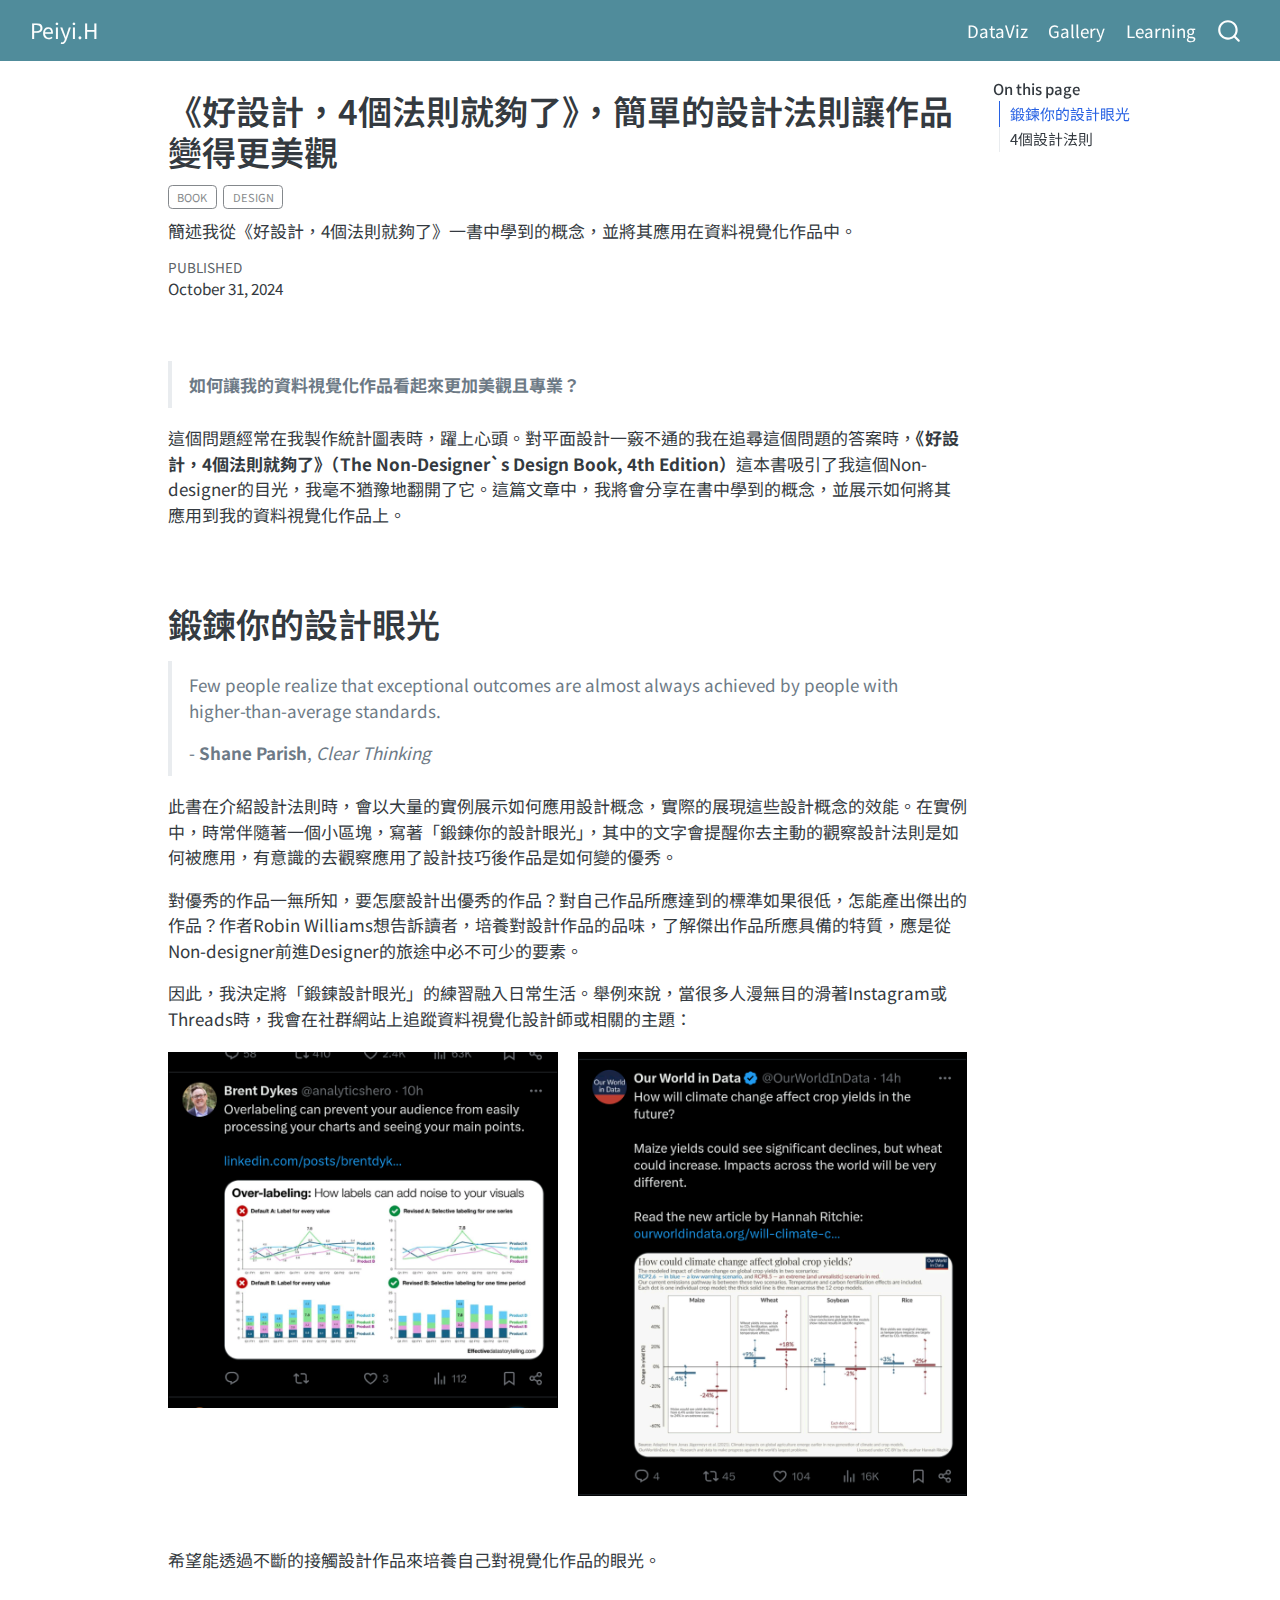
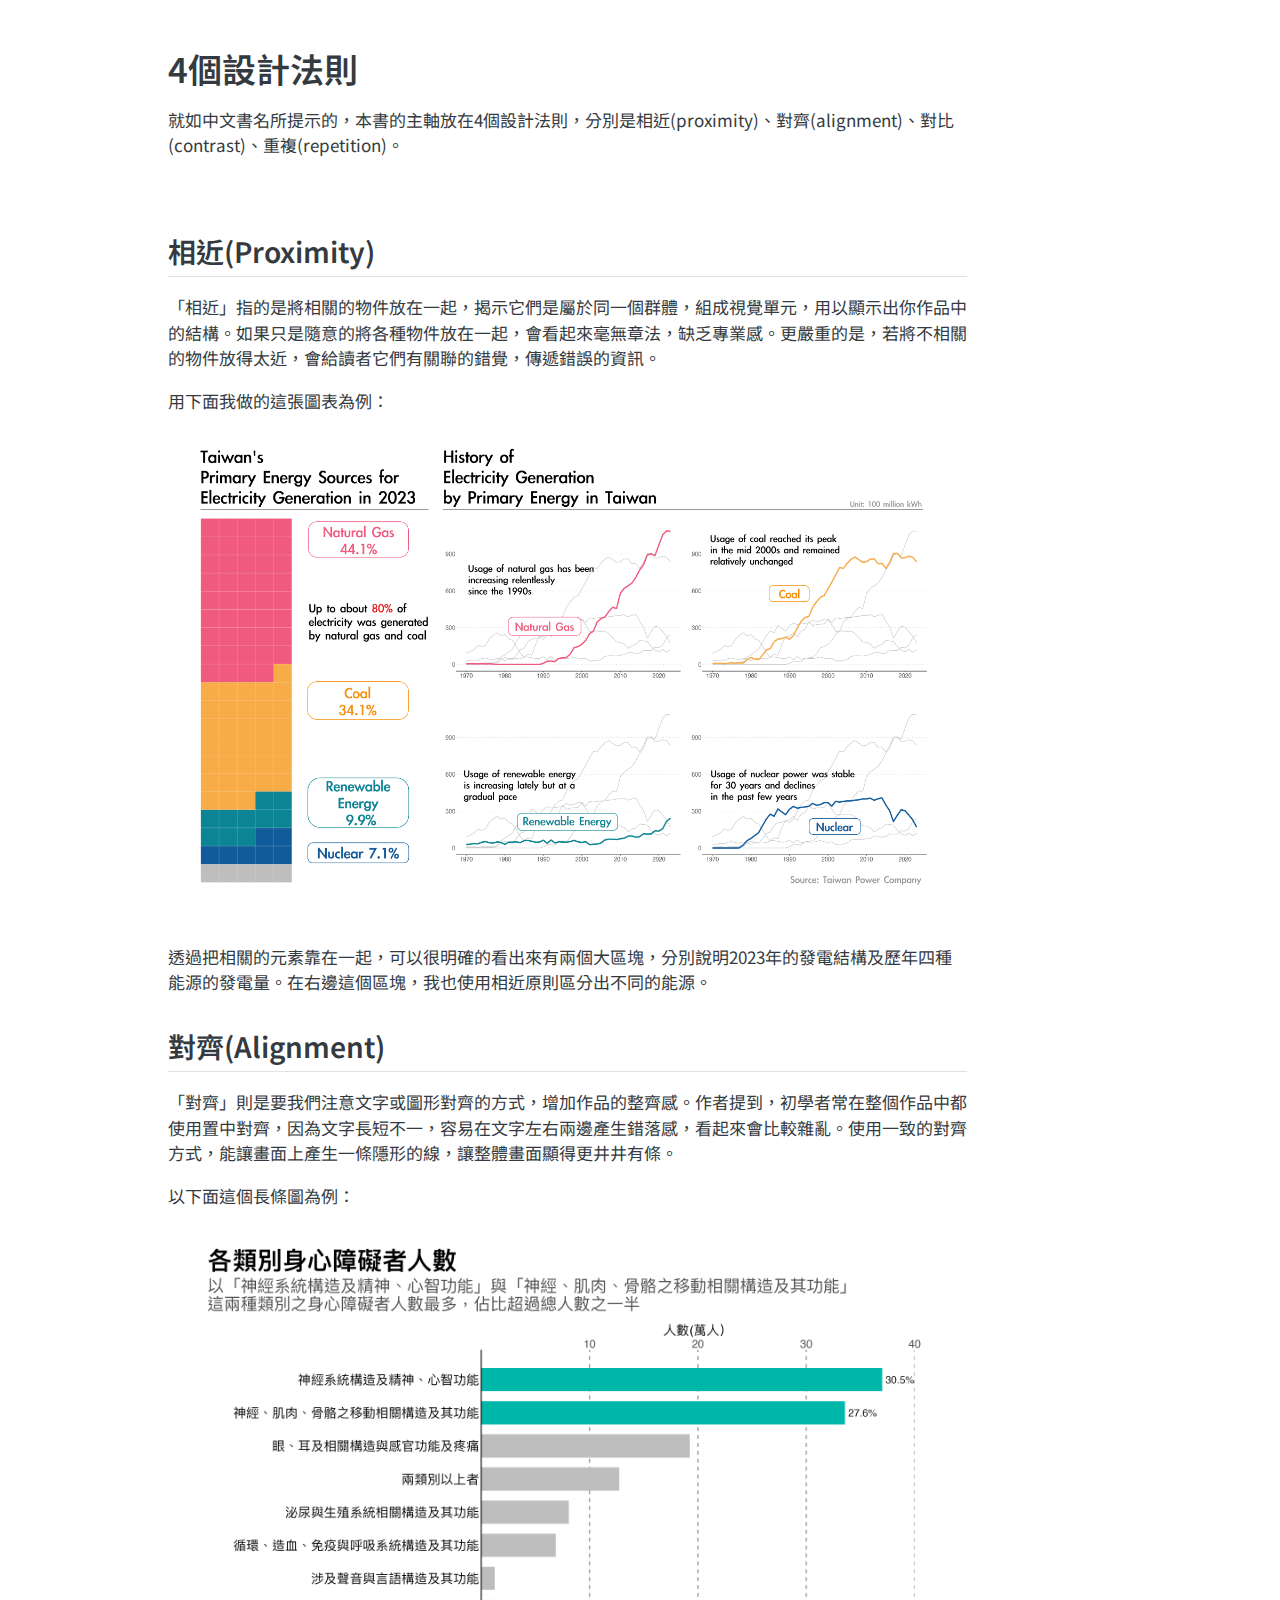
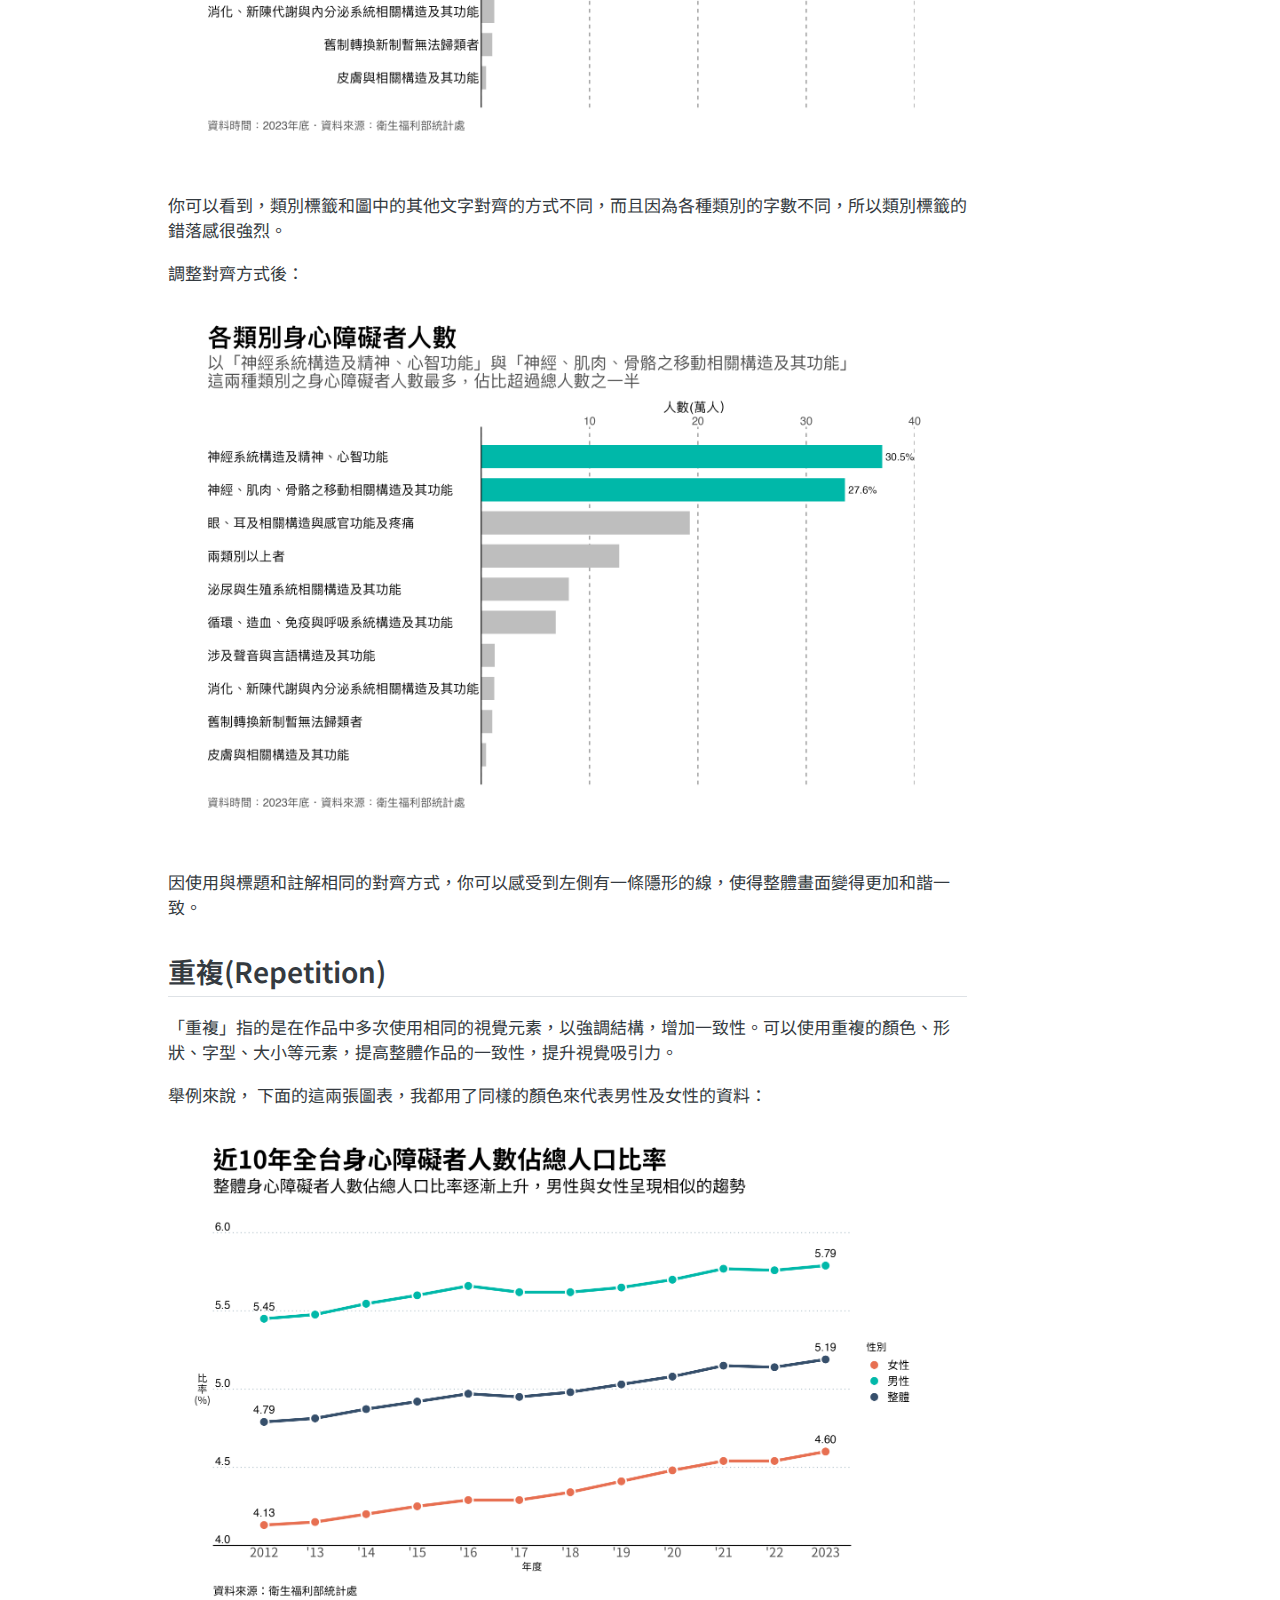
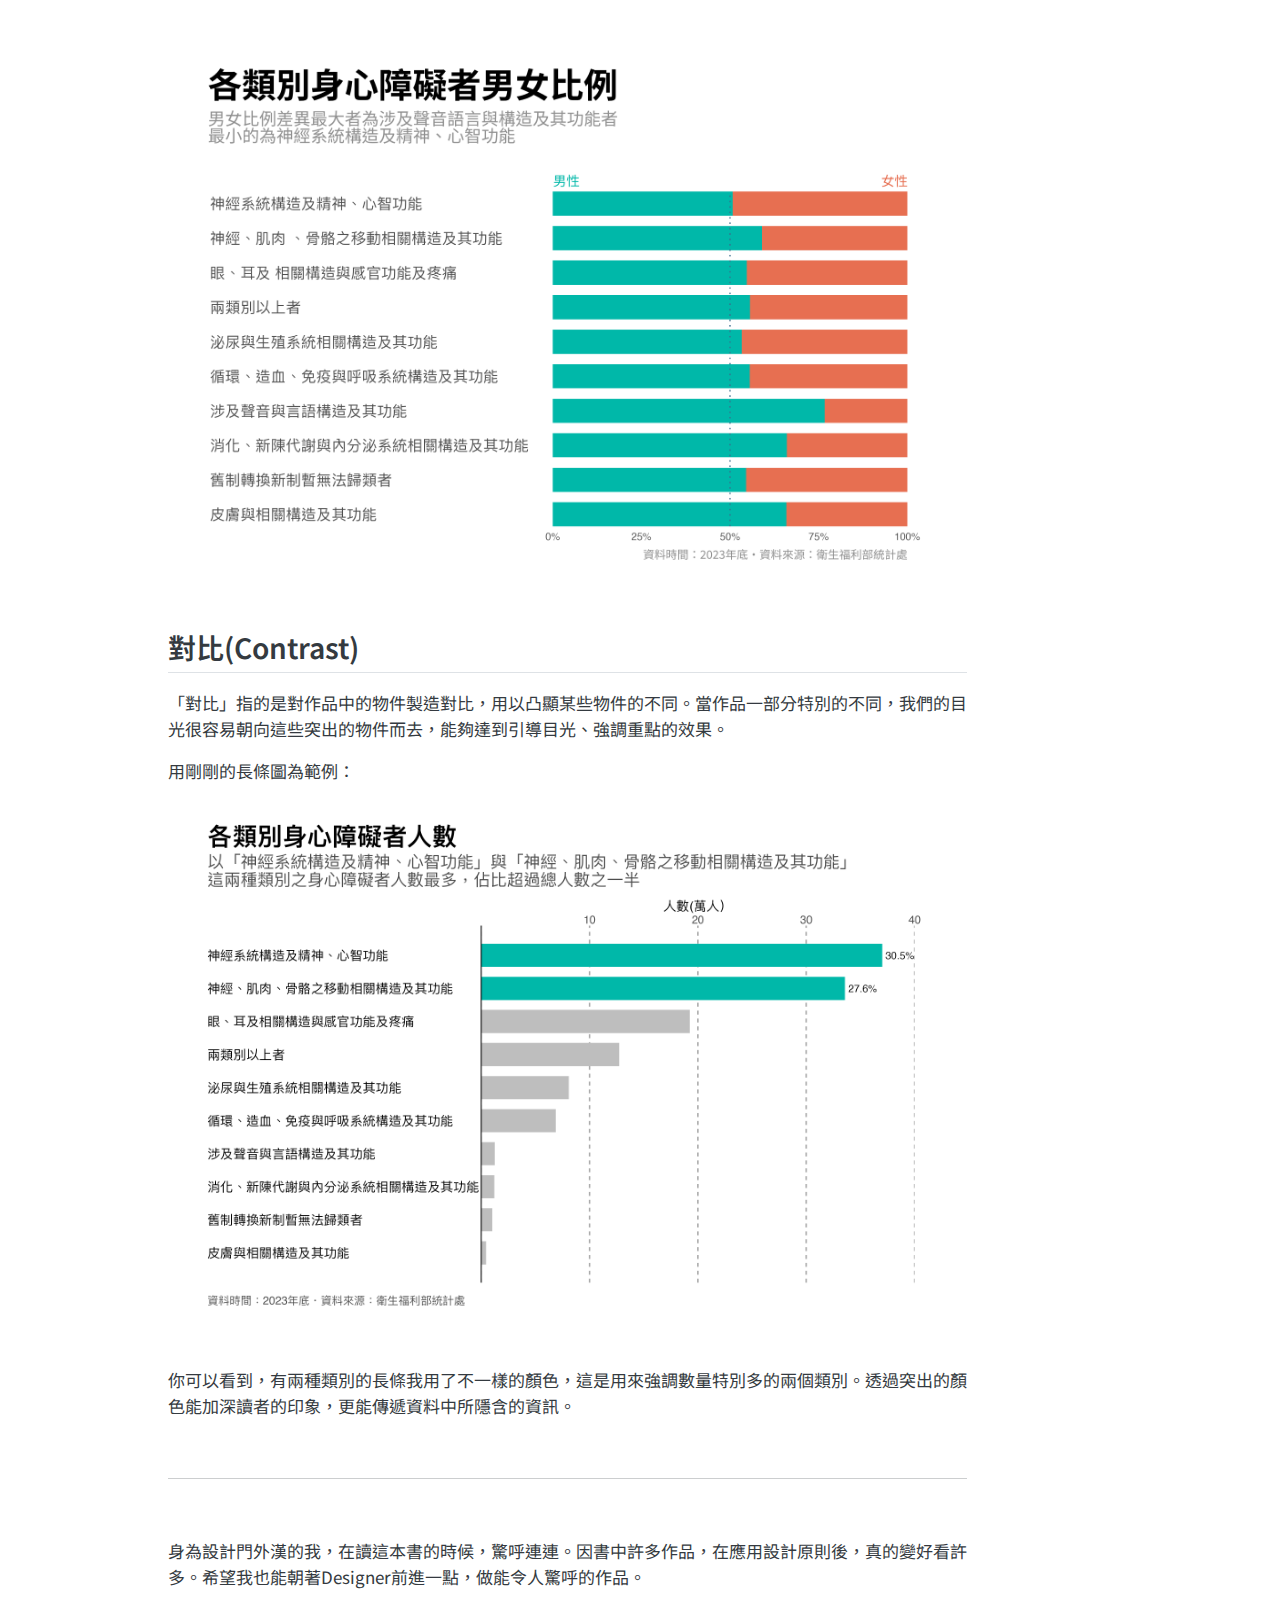
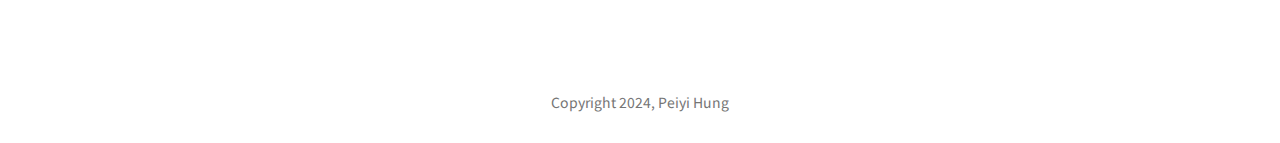
<file: docs/posts/Learning/book_NDDB/NDDB.html>
<!DOCTYPE html>
<html xmlns="http://www.w3.org/1999/xhtml" lang="en" xml:lang="en"><head>

<meta charset="utf-8">
<meta name="generator" content="quarto-1.5.43">

<meta name="viewport" content="width=device-width, initial-scale=1.0, user-scalable=yes">

<meta name="dcterms.date" content="2024-10-31">
<meta name="description" content="簡述我從《好設計，4個法則就夠了》一書中學到的概念，並將其應用在資料視覺化作品中。">

<title>Peiyi.H – 《好設計，4個法則就夠了》，簡單的設計法則讓作品變得更美觀</title>
<style>
code{white-space: pre-wrap;}
span.smallcaps{font-variant: small-caps;}
div.columns{display: flex; gap: min(4vw, 1.5em);}
div.column{flex: auto; overflow-x: auto;}
div.hanging-indent{margin-left: 1.5em; text-indent: -1.5em;}
ul.task-list{list-style: none;}
ul.task-list li input[type="checkbox"] {
  width: 0.8em;
  margin: 0 0.8em 0.2em -1em; /* quarto-specific, see https://github.com/quarto-dev/quarto-cli/issues/4556 */ 
  vertical-align: middle;
}
</style>


<script src="../../../site_libs/quarto-nav/quarto-nav.js"></script>
<script src="../../../site_libs/quarto-nav/headroom.min.js"></script>
<script src="../../../site_libs/clipboard/clipboard.min.js"></script>
<script src="../../../site_libs/quarto-search/autocomplete.umd.js"></script>
<script src="../../../site_libs/quarto-search/fuse.min.js"></script>
<script src="../../../site_libs/quarto-search/quarto-search.js"></script>
<meta name="quarto:offset" content="../../../">
<link href="../../../images/favicon.ico" rel="icon">
<script src="../../../site_libs/quarto-html/quarto.js"></script>
<script src="../../../site_libs/quarto-html/popper.min.js"></script>
<script src="../../../site_libs/quarto-html/tippy.umd.min.js"></script>
<script src="../../../site_libs/quarto-html/anchor.min.js"></script>
<link href="../../../site_libs/quarto-html/tippy.css" rel="stylesheet">
<link href="../../../site_libs/quarto-html/quarto-syntax-highlighting.css" rel="stylesheet" id="quarto-text-highlighting-styles">
<script src="../../../site_libs/bootstrap/bootstrap.min.js"></script>
<link href="../../../site_libs/bootstrap/bootstrap-icons.css" rel="stylesheet">
<link href="../../../site_libs/bootstrap/bootstrap.min.css" rel="stylesheet" id="quarto-bootstrap" data-mode="light">
<script src="../../../site_libs/quarto-contrib/glightbox/glightbox.min.js"></script>
<link href="../../../site_libs/quarto-contrib/glightbox/glightbox.min.css" rel="stylesheet">
<link href="../../../site_libs/quarto-contrib/glightbox/lightbox.css" rel="stylesheet">
<script id="quarto-search-options" type="application/json">{
  "location": "navbar",
  "copy-button": false,
  "collapse-after": 3,
  "panel-placement": "end",
  "type": "overlay",
  "limit": 50,
  "keyboard-shortcut": [
    "f",
    "/",
    "s"
  ],
  "show-item-context": false,
  "language": {
    "search-no-results-text": "No results",
    "search-matching-documents-text": "matching documents",
    "search-copy-link-title": "Copy link to search",
    "search-hide-matches-text": "Hide additional matches",
    "search-more-match-text": "more match in this document",
    "search-more-matches-text": "more matches in this document",
    "search-clear-button-title": "Clear",
    "search-text-placeholder": "",
    "search-detached-cancel-button-title": "Cancel",
    "search-submit-button-title": "Submit",
    "search-label": "Search"
  }
}</script>
<link rel="preconnect" href="https://fonts.googleapis.com">
<link rel="preconnect" href="https://fonts.gstatic.com" crossorigin="">
<link href="https://fonts.googleapis.com/css2?family=Noto+Sans+TC:wght@100..900&amp;display=swap" rel="stylesheet">


<link rel="stylesheet" href="../../../styles.css">
</head>

<body class="nav-fixed">

<div id="quarto-search-results"></div>
  <header id="quarto-header" class="headroom fixed-top">
    <nav class="navbar navbar-expand-lg " data-bs-theme="dark">
      <div class="navbar-container container-fluid">
      <div class="navbar-brand-container mx-auto">
    <a class="navbar-brand" href="../../../index.html">
    <span class="navbar-title">Peiyi.H</span>
    </a>
  </div>
            <div id="quarto-search" class="" title="Search"></div>
          <button class="navbar-toggler" type="button" data-bs-toggle="collapse" data-bs-target="#navbarCollapse" aria-controls="navbarCollapse" role="menu" aria-expanded="false" aria-label="Toggle navigation" onclick="if (window.quartoToggleHeadroom) { window.quartoToggleHeadroom(); }">
  <span class="navbar-toggler-icon"></span>
</button>
          <div class="collapse navbar-collapse" id="navbarCollapse">
            <ul class="navbar-nav navbar-nav-scroll ms-auto">
  <li class="nav-item">
    <a class="nav-link" href="../../../dataViz.html"> 
<span class="menu-text">DataViz</span></a>
  </li>  
  <li class="nav-item">
    <a class="nav-link" href="../../../gallery.html"> 
<span class="menu-text">Gallery</span></a>
  </li>  
  <li class="nav-item">
    <a class="nav-link" href="../../../learning.html"> 
<span class="menu-text">Learning</span></a>
  </li>  
</ul>
          </div> <!-- /navcollapse -->
            <div class="quarto-navbar-tools">
</div>
      </div> <!-- /container-fluid -->
    </nav>
</header>
<!-- content -->
<div id="quarto-content" class="quarto-container page-columns page-rows-contents page-layout-article page-navbar">
<!-- sidebar -->
<!-- margin-sidebar -->
    <div id="quarto-margin-sidebar" class="sidebar margin-sidebar">
        <nav id="TOC" role="doc-toc" class="toc-active">
    <h2 id="toc-title">On this page</h2>
   
  <ul>
  <li><a href="#鍛鍊你的設計眼光" id="toc-鍛鍊你的設計眼光" class="nav-link active" data-scroll-target="#鍛鍊你的設計眼光">鍛鍊你的設計眼光</a></li>
  <li><a href="#個設計法則" id="toc-個設計法則" class="nav-link" data-scroll-target="#個設計法則">4個設計法則</a>
  <ul class="collapse">
  <li><a href="#相近proximity" id="toc-相近proximity" class="nav-link" data-scroll-target="#相近proximity">相近(Proximity)</a></li>
  <li><a href="#對齊alignment" id="toc-對齊alignment" class="nav-link" data-scroll-target="#對齊alignment">對齊(Alignment)</a></li>
  <li><a href="#重複repetition" id="toc-重複repetition" class="nav-link" data-scroll-target="#重複repetition">重複(Repetition)</a></li>
  <li><a href="#對比contrast" id="toc-對比contrast" class="nav-link" data-scroll-target="#對比contrast">對比(Contrast)</a></li>
  </ul></li>
  </ul>
</nav>
    </div>
<!-- main -->
<main class="content" id="quarto-document-content">

<header id="title-block-header" class="quarto-title-block default">
<div class="quarto-title">
<h1 class="title">《好設計，4個法則就夠了》，簡單的設計法則讓作品變得更美觀</h1>
  <div class="quarto-categories">
    <div class="quarto-category">book</div>
    <div class="quarto-category">design</div>
  </div>
  </div>

<div>
  <div class="description">
    簡述我從《好設計，4個法則就夠了》一書中學到的概念，並將其應用在資料視覺化作品中。
  </div>
</div>


<div class="quarto-title-meta">

    
    <div>
    <div class="quarto-title-meta-heading">Published</div>
    <div class="quarto-title-meta-contents">
      <p class="date">October 31, 2024</p>
    </div>
  </div>
  
    
  </div>
  


</header>


<p><br></p>
<blockquote class="blockquote">
<p><strong>如何讓我的資料視覺化作品看起來更加美觀且專業？</strong></p>
</blockquote>
<p>這個問題經常在我製作統計圖表時，躍上心頭。對平面設計一竅不通的我在追尋這個問題的答案時，<strong>《好設計，4個法則就夠了》（The Non-Designer`s Design Book, 4th Edition）</strong>這本書吸引了我這個Non-designer的目光，我毫不猶豫地翻開了它。這篇文章中，我將會分享在書中學到的概念，並展示如何將其應用到我的資料視覺化作品上。</p>
<p><br></p>
<section id="鍛鍊你的設計眼光" class="level1">
<h1>鍛鍊你的設計眼光</h1>
<blockquote class="blockquote">
<p>Few people realize that exceptional outcomes are almost always achieved by people with higher-than-average standards.</p>
<p>- <strong>Shane Parish</strong>, <em>Clear Thinking</em></p>
</blockquote>
<p>此書在介紹設計法則時，會以大量的實例展示如何應用設計概念，實際的展現這些設計概念的效能。在實例中，時常伴隨著一個小區塊，寫著「鍛鍊你的設計眼光」，其中的文字會提醒你去主動的觀察設計法則是如何被應用，有意識的去觀察應用了設計技巧後作品是如何變的優秀。</p>
<p>對優秀的作品一無所知，要怎麼設計出優秀的作品？對自己作品所應達到的標準如果很低，怎能產出傑出的作品？作者Robin Williams想告訴讀者，培養對設計作品的品味，了解傑出作品所應具備的特質，應是從Non-designer前進Designer的旅途中必不可少的要素。</p>
<p>因此，我決定將「鍛鍊設計眼光」的練習融入日常生活。舉例來說，當很多人漫無目的滑著Instagram或Threads時，我會在社群網站上追蹤資料視覺化設計師或相關的主題：</p>
<div>

</div>
<div class="quarto-layout-panel" data-layout-ncol="2">
<div class="quarto-layout-row">
<div class="quarto-layout-cell" style="flex-basis: 50.0%;justify-content: center;">
<div class="quarto-figure quarto-figure-center">
<figure class="figure">
<p><img src="img/screenshot2.png" class="img-fluid quarto-figure quarto-figure-center figure-img" width="500"></p>
</figure>
</div>
</div>
<div class="quarto-layout-cell" style="flex-basis: 50.0%;justify-content: center;">
<div class="quarto-figure quarto-figure-center">
<figure class="figure">
<p><img src="img/screenshot1.png" class="img-fluid quarto-figure quarto-figure-center figure-img" width="500"></p>
</figure>
</div>
</div>
</div>
</div>
<p>希望能透過不斷的接觸設計作品來培養自己對視覺化作品的眼光。</p>
<p><br></p>
</section>
<section id="個設計法則" class="level1">
<h1>4個設計法則</h1>
<p>就如中文書名所提示的，本書的主軸放在4個設計法則，分別是相近(proximity)、對齊(alignment)、對比(contrast)、重複(repetition)。</p>
<p><br></p>
<section id="相近proximity" class="level2">
<h2 class="anchored" data-anchor-id="相近proximity">相近(Proximity)</h2>
<p>「相近」指的是將相關的物件放在一起，揭示它們是屬於同一個群體，組成視覺單元，用以顯示出你作品中的結構。如果只是隨意的將各種物件放在一起，會看起來毫無章法，缺乏專業感。更嚴重的是，若將不相關的物件放得太近，會給讀者它們有關聯的錯覺，傳遞錯誤的資訊。</p>
<p>用下面我做的這張圖表為例：</p>
<div class="quarto-figure quarto-figure-center">
<figure class="figure">
<p><a href="img/Energy_small.png" class="lightbox" data-gallery="quarto-lightbox-gallery-1"><img src="img/Energy_small.png" class="img-fluid quarto-figure quarto-figure-center figure-img"></a></p>
</figure>
</div>
<p>透過把相關的元素靠在一起，可以很明確的看出來有兩個大區塊，分別說明2023年的發電結構及歷年四種能源的發電量。在右邊這個區塊，我也使用相近原則區分出不同的能源。</p>
</section>
<section id="對齊alignment" class="level2">
<h2 class="anchored" data-anchor-id="對齊alignment">對齊(Alignment)</h2>
<p>「對齊」則是要我們注意文字或圖形對齊的方式，增加作品的整齊感。作者提到，初學者常在整個作品中都使用置中對齊，因為文字長短不一，容易在文字左右兩邊產生錯落感，看起來會比較雜亂。使用一致的對齊方式，能讓畫面上產生一條隱形的線，讓整體畫面顯得更井井有條。</p>
<p>以下面這個長條圖為例：</p>
<div class="quarto-figure quarto-figure-center">
<figure class="figure">
<p><a href="img/各類別身心障礙者人數_modified_before.png" class="lightbox" data-gallery="align"><img src="img/各類別身心障礙者人數_modified_before.png" class="img-fluid quarto-figure quarto-figure-center figure-img"></a></p>
</figure>
</div>
<p>你可以看到，類別標籤和圖中的其他文字對齊的方式不同，而且因為各種類別的字數不同，所以類別標籤的錯落感很強烈。</p>
<p>調整對齊方式後：</p>
<div class="quarto-figure quarto-figure-center">
<figure class="figure">
<p><a href="img/各類別身心障礙者人數_modified.png" class="lightbox" data-gallery="align"><img src="img/各類別身心障礙者人數_modified.png" class="img-fluid quarto-figure quarto-figure-center figure-img"></a></p>
</figure>
</div>
<p>因使用與標題和註解相同的對齊方式，你可以感受到左側有一條隱形的線，使得整體畫面變得更加和諧一致。</p>
</section>
<section id="重複repetition" class="level2">
<h2 class="anchored" data-anchor-id="重複repetition">重複(Repetition)</h2>
<p>「重複」指的是在作品中多次使用相同的視覺元素，以強調結構，增加一致性。可以使用重複的顏色、形狀、字型、大小等元素，提高整體作品的一致性，提升視覺吸引力。</p>
<p>舉例來說， 下面的這兩張圖表，我都用了同樣的顏色來代表男性及女性的資料：</p>
<p><a href="img/近10年全台身心障礙者人數佔總人口比率.png" class="lightbox" data-gallery="rep"><img src="img/近10年全台身心障礙者人數佔總人口比率.png" class="img-fluid quarto-figure quarto-figure-center"></a> <a href="img/各類別性別.png" class="lightbox" data-gallery="rep"><img src="img/各類別性別.png" class="img-fluid quarto-figure quarto-figure-center"></a></p>
</section>
<section id="對比contrast" class="level2">
<h2 class="anchored" data-anchor-id="對比contrast">對比(Contrast)</h2>
<p>「對比」指的是對作品中的物件製造對比，用以凸顯某些物件的不同。當作品一部分特別的不同，我們的目光很容易朝向這些突出的物件而去，能夠達到引導目光、強調重點的效果。</p>
<p>用剛剛的長條圖為範例：</p>
<div class="quarto-figure quarto-figure-center">
<figure class="figure">
<p><a href="img/各類別身心障礙者人數_modified.png" class="lightbox" data-gallery="quarto-lightbox-gallery-6"><img src="img/各類別身心障礙者人數_modified.png" class="img-fluid quarto-figure quarto-figure-center figure-img"></a></p>
</figure>
</div>
<p>你可以看到，有兩種類別的長條我用了不一樣的顏色，這是用來強調數量特別多的兩個類別。透過突出的顏色能加深讀者的印象，更能傳遞資料中所隱含的資訊。</p>
<p><br></p>
<hr>
<p><br></p>
<p>身為設計門外漢的我，在讀這本書的時候，驚呼連連。因書中許多作品，在應用設計原則後，真的變好看許多。希望我也能朝著Designer前進一點，做能令人驚呼的作品。</p>


</section>
</section>

</main> <!-- /main -->
<script id="quarto-html-after-body" type="application/javascript">
window.document.addEventListener("DOMContentLoaded", function (event) {
  const toggleBodyColorMode = (bsSheetEl) => {
    const mode = bsSheetEl.getAttribute("data-mode");
    const bodyEl = window.document.querySelector("body");
    if (mode === "dark") {
      bodyEl.classList.add("quarto-dark");
      bodyEl.classList.remove("quarto-light");
    } else {
      bodyEl.classList.add("quarto-light");
      bodyEl.classList.remove("quarto-dark");
    }
  }
  const toggleBodyColorPrimary = () => {
    const bsSheetEl = window.document.querySelector("link#quarto-bootstrap");
    if (bsSheetEl) {
      toggleBodyColorMode(bsSheetEl);
    }
  }
  toggleBodyColorPrimary();  
  const icon = "";
  const anchorJS = new window.AnchorJS();
  anchorJS.options = {
    placement: 'right',
    icon: icon
  };
  anchorJS.add('.anchored');
  const isCodeAnnotation = (el) => {
    for (const clz of el.classList) {
      if (clz.startsWith('code-annotation-')) {                     
        return true;
      }
    }
    return false;
  }
  const onCopySuccess = function(e) {
    // button target
    const button = e.trigger;
    // don't keep focus
    button.blur();
    // flash "checked"
    button.classList.add('code-copy-button-checked');
    var currentTitle = button.getAttribute("title");
    button.setAttribute("title", "Copied!");
    let tooltip;
    if (window.bootstrap) {
      button.setAttribute("data-bs-toggle", "tooltip");
      button.setAttribute("data-bs-placement", "left");
      button.setAttribute("data-bs-title", "Copied!");
      tooltip = new bootstrap.Tooltip(button, 
        { trigger: "manual", 
          customClass: "code-copy-button-tooltip",
          offset: [0, -8]});
      tooltip.show();    
    }
    setTimeout(function() {
      if (tooltip) {
        tooltip.hide();
        button.removeAttribute("data-bs-title");
        button.removeAttribute("data-bs-toggle");
        button.removeAttribute("data-bs-placement");
      }
      button.setAttribute("title", currentTitle);
      button.classList.remove('code-copy-button-checked');
    }, 1000);
    // clear code selection
    e.clearSelection();
  }
  const getTextToCopy = function(trigger) {
      const codeEl = trigger.previousElementSibling.cloneNode(true);
      for (const childEl of codeEl.children) {
        if (isCodeAnnotation(childEl)) {
          childEl.remove();
        }
      }
      return codeEl.innerText;
  }
  const clipboard = new window.ClipboardJS('.code-copy-button:not([data-in-quarto-modal])', {
    text: getTextToCopy
  });
  clipboard.on('success', onCopySuccess);
  if (window.document.getElementById('quarto-embedded-source-code-modal')) {
    // For code content inside modals, clipBoardJS needs to be initialized with a container option
    // TODO: Check when it could be a function (https://github.com/zenorocha/clipboard.js/issues/860)
    const clipboardModal = new window.ClipboardJS('.code-copy-button[data-in-quarto-modal]', {
      text: getTextToCopy,
      container: window.document.getElementById('quarto-embedded-source-code-modal')
    });
    clipboardModal.on('success', onCopySuccess);
  }
    var localhostRegex = new RegExp(/^(?:http|https):\/\/localhost\:?[0-9]*\//);
    var mailtoRegex = new RegExp(/^mailto:/);
      var filterRegex = new RegExp('/' + window.location.host + '/');
    var isInternal = (href) => {
        return filterRegex.test(href) || localhostRegex.test(href) || mailtoRegex.test(href);
    }
    // Inspect non-navigation links and adorn them if external
 	var links = window.document.querySelectorAll('a[href]:not(.nav-link):not(.navbar-brand):not(.toc-action):not(.sidebar-link):not(.sidebar-item-toggle):not(.pagination-link):not(.no-external):not([aria-hidden]):not(.dropdown-item):not(.quarto-navigation-tool):not(.about-link)');
    for (var i=0; i<links.length; i++) {
      const link = links[i];
      if (!isInternal(link.href)) {
        // undo the damage that might have been done by quarto-nav.js in the case of
        // links that we want to consider external
        if (link.dataset.originalHref !== undefined) {
          link.href = link.dataset.originalHref;
        }
      }
    }
  function tippyHover(el, contentFn, onTriggerFn, onUntriggerFn) {
    const config = {
      allowHTML: true,
      maxWidth: 500,
      delay: 100,
      arrow: false,
      appendTo: function(el) {
          return el.parentElement;
      },
      interactive: true,
      interactiveBorder: 10,
      theme: 'quarto',
      placement: 'bottom-start',
    };
    if (contentFn) {
      config.content = contentFn;
    }
    if (onTriggerFn) {
      config.onTrigger = onTriggerFn;
    }
    if (onUntriggerFn) {
      config.onUntrigger = onUntriggerFn;
    }
    window.tippy(el, config); 
  }
  const noterefs = window.document.querySelectorAll('a[role="doc-noteref"]');
  for (var i=0; i<noterefs.length; i++) {
    const ref = noterefs[i];
    tippyHover(ref, function() {
      // use id or data attribute instead here
      let href = ref.getAttribute('data-footnote-href') || ref.getAttribute('href');
      try { href = new URL(href).hash; } catch {}
      const id = href.replace(/^#\/?/, "");
      const note = window.document.getElementById(id);
      if (note) {
        return note.innerHTML;
      } else {
        return "";
      }
    });
  }
  const xrefs = window.document.querySelectorAll('a.quarto-xref');
  const processXRef = (id, note) => {
    // Strip column container classes
    const stripColumnClz = (el) => {
      el.classList.remove("page-full", "page-columns");
      if (el.children) {
        for (const child of el.children) {
          stripColumnClz(child);
        }
      }
    }
    stripColumnClz(note)
    if (id === null || id.startsWith('sec-')) {
      // Special case sections, only their first couple elements
      const container = document.createElement("div");
      if (note.children && note.children.length > 2) {
        container.appendChild(note.children[0].cloneNode(true));
        for (let i = 1; i < note.children.length; i++) {
          const child = note.children[i];
          if (child.tagName === "P" && child.innerText === "") {
            continue;
          } else {
            container.appendChild(child.cloneNode(true));
            break;
          }
        }
        if (window.Quarto?.typesetMath) {
          window.Quarto.typesetMath(container);
        }
        return container.innerHTML
      } else {
        if (window.Quarto?.typesetMath) {
          window.Quarto.typesetMath(note);
        }
        return note.innerHTML;
      }
    } else {
      // Remove any anchor links if they are present
      const anchorLink = note.querySelector('a.anchorjs-link');
      if (anchorLink) {
        anchorLink.remove();
      }
      if (window.Quarto?.typesetMath) {
        window.Quarto.typesetMath(note);
      }
      // TODO in 1.5, we should make sure this works without a callout special case
      if (note.classList.contains("callout")) {
        return note.outerHTML;
      } else {
        return note.innerHTML;
      }
    }
  }
  for (var i=0; i<xrefs.length; i++) {
    const xref = xrefs[i];
    tippyHover(xref, undefined, function(instance) {
      instance.disable();
      let url = xref.getAttribute('href');
      let hash = undefined; 
      if (url.startsWith('#')) {
        hash = url;
      } else {
        try { hash = new URL(url).hash; } catch {}
      }
      if (hash) {
        const id = hash.replace(/^#\/?/, "");
        const note = window.document.getElementById(id);
        if (note !== null) {
          try {
            const html = processXRef(id, note.cloneNode(true));
            instance.setContent(html);
          } finally {
            instance.enable();
            instance.show();
          }
        } else {
          // See if we can fetch this
          fetch(url.split('#')[0])
          .then(res => res.text())
          .then(html => {
            const parser = new DOMParser();
            const htmlDoc = parser.parseFromString(html, "text/html");
            const note = htmlDoc.getElementById(id);
            if (note !== null) {
              const html = processXRef(id, note);
              instance.setContent(html);
            } 
          }).finally(() => {
            instance.enable();
            instance.show();
          });
        }
      } else {
        // See if we can fetch a full url (with no hash to target)
        // This is a special case and we should probably do some content thinning / targeting
        fetch(url)
        .then(res => res.text())
        .then(html => {
          const parser = new DOMParser();
          const htmlDoc = parser.parseFromString(html, "text/html");
          const note = htmlDoc.querySelector('main.content');
          if (note !== null) {
            // This should only happen for chapter cross references
            // (since there is no id in the URL)
            // remove the first header
            if (note.children.length > 0 && note.children[0].tagName === "HEADER") {
              note.children[0].remove();
            }
            const html = processXRef(null, note);
            instance.setContent(html);
          } 
        }).finally(() => {
          instance.enable();
          instance.show();
        });
      }
    }, function(instance) {
    });
  }
      let selectedAnnoteEl;
      const selectorForAnnotation = ( cell, annotation) => {
        let cellAttr = 'data-code-cell="' + cell + '"';
        let lineAttr = 'data-code-annotation="' +  annotation + '"';
        const selector = 'span[' + cellAttr + '][' + lineAttr + ']';
        return selector;
      }
      const selectCodeLines = (annoteEl) => {
        const doc = window.document;
        const targetCell = annoteEl.getAttribute("data-target-cell");
        const targetAnnotation = annoteEl.getAttribute("data-target-annotation");
        const annoteSpan = window.document.querySelector(selectorForAnnotation(targetCell, targetAnnotation));
        const lines = annoteSpan.getAttribute("data-code-lines").split(",");
        const lineIds = lines.map((line) => {
          return targetCell + "-" + line;
        })
        let top = null;
        let height = null;
        let parent = null;
        if (lineIds.length > 0) {
            //compute the position of the single el (top and bottom and make a div)
            const el = window.document.getElementById(lineIds[0]);
            top = el.offsetTop;
            height = el.offsetHeight;
            parent = el.parentElement.parentElement;
          if (lineIds.length > 1) {
            const lastEl = window.document.getElementById(lineIds[lineIds.length - 1]);
            const bottom = lastEl.offsetTop + lastEl.offsetHeight;
            height = bottom - top;
          }
          if (top !== null && height !== null && parent !== null) {
            // cook up a div (if necessary) and position it 
            let div = window.document.getElementById("code-annotation-line-highlight");
            if (div === null) {
              div = window.document.createElement("div");
              div.setAttribute("id", "code-annotation-line-highlight");
              div.style.position = 'absolute';
              parent.appendChild(div);
            }
            div.style.top = top - 2 + "px";
            div.style.height = height + 4 + "px";
            div.style.left = 0;
            let gutterDiv = window.document.getElementById("code-annotation-line-highlight-gutter");
            if (gutterDiv === null) {
              gutterDiv = window.document.createElement("div");
              gutterDiv.setAttribute("id", "code-annotation-line-highlight-gutter");
              gutterDiv.style.position = 'absolute';
              const codeCell = window.document.getElementById(targetCell);
              const gutter = codeCell.querySelector('.code-annotation-gutter');
              gutter.appendChild(gutterDiv);
            }
            gutterDiv.style.top = top - 2 + "px";
            gutterDiv.style.height = height + 4 + "px";
          }
          selectedAnnoteEl = annoteEl;
        }
      };
      const unselectCodeLines = () => {
        const elementsIds = ["code-annotation-line-highlight", "code-annotation-line-highlight-gutter"];
        elementsIds.forEach((elId) => {
          const div = window.document.getElementById(elId);
          if (div) {
            div.remove();
          }
        });
        selectedAnnoteEl = undefined;
      };
        // Handle positioning of the toggle
    window.addEventListener(
      "resize",
      throttle(() => {
        elRect = undefined;
        if (selectedAnnoteEl) {
          selectCodeLines(selectedAnnoteEl);
        }
      }, 10)
    );
    function throttle(fn, ms) {
    let throttle = false;
    let timer;
      return (...args) => {
        if(!throttle) { // first call gets through
            fn.apply(this, args);
            throttle = true;
        } else { // all the others get throttled
            if(timer) clearTimeout(timer); // cancel #2
            timer = setTimeout(() => {
              fn.apply(this, args);
              timer = throttle = false;
            }, ms);
        }
      };
    }
      // Attach click handler to the DT
      const annoteDls = window.document.querySelectorAll('dt[data-target-cell]');
      for (const annoteDlNode of annoteDls) {
        annoteDlNode.addEventListener('click', (event) => {
          const clickedEl = event.target;
          if (clickedEl !== selectedAnnoteEl) {
            unselectCodeLines();
            const activeEl = window.document.querySelector('dt[data-target-cell].code-annotation-active');
            if (activeEl) {
              activeEl.classList.remove('code-annotation-active');
            }
            selectCodeLines(clickedEl);
            clickedEl.classList.add('code-annotation-active');
          } else {
            // Unselect the line
            unselectCodeLines();
            clickedEl.classList.remove('code-annotation-active');
          }
        });
      }
  const findCites = (el) => {
    const parentEl = el.parentElement;
    if (parentEl) {
      const cites = parentEl.dataset.cites;
      if (cites) {
        return {
          el,
          cites: cites.split(' ')
        };
      } else {
        return findCites(el.parentElement)
      }
    } else {
      return undefined;
    }
  };
  var bibliorefs = window.document.querySelectorAll('a[role="doc-biblioref"]');
  for (var i=0; i<bibliorefs.length; i++) {
    const ref = bibliorefs[i];
    const citeInfo = findCites(ref);
    if (citeInfo) {
      tippyHover(citeInfo.el, function() {
        var popup = window.document.createElement('div');
        citeInfo.cites.forEach(function(cite) {
          var citeDiv = window.document.createElement('div');
          citeDiv.classList.add('hanging-indent');
          citeDiv.classList.add('csl-entry');
          var biblioDiv = window.document.getElementById('ref-' + cite);
          if (biblioDiv) {
            citeDiv.innerHTML = biblioDiv.innerHTML;
          }
          popup.appendChild(citeDiv);
        });
        return popup.innerHTML;
      });
    }
  }
});
</script>
</div> <!-- /content -->
<footer class="footer">
  <div class="nav-footer">
    <div class="nav-footer-left">
      &nbsp;
    </div>   
    <div class="nav-footer-center">
<p>Copyright 2024, Peiyi Hung</p>
</div>
    <div class="nav-footer-right">
      &nbsp;
    </div>
  </div>
</footer>
<script>var lightboxQuarto = GLightbox({"descPosition":"bottom","closeEffect":"zoom","loop":false,"selector":".lightbox","openEffect":"zoom"});
(function() {
  let previousOnload = window.onload;
  window.onload = () => {
    if (previousOnload) {
      previousOnload();
    }
    lightboxQuarto.on('slide_before_load', (data) => {
      const { slideIndex, slideNode, slideConfig, player, trigger } = data;
      const href = trigger.getAttribute('href');
      if (href !== null) {
        const imgEl = window.document.querySelector(`a[href="${href}"] img`);
        if (imgEl !== null) {
          const srcAttr = imgEl.getAttribute("src");
          if (srcAttr && srcAttr.startsWith("data:")) {
            slideConfig.href = srcAttr;
          }
        }
      } 
    });
  
    lightboxQuarto.on('slide_after_load', (data) => {
      const { slideIndex, slideNode, slideConfig, player, trigger } = data;
      if (window.Quarto?.typesetMath) {
        window.Quarto.typesetMath(slideNode);
      }
    });
  
  };
  
})();
          </script>




</body></html>
</file>
<file: docs/site_libs/quarto-html/tippy.css>
.tippy-box[data-animation=fade][data-state=hidden]{opacity:0}[data-tippy-root]{max-width:calc(100vw - 10px)}.tippy-box{position:relative;background-color:#333;color:#fff;border-radius:4px;font-size:14px;line-height:1.4;white-space:normal;outline:0;transition-property:transform,visibility,opacity}.tippy-box[data-placement^=top]>.tippy-arrow{bottom:0}.tippy-box[data-placement^=top]>.tippy-arrow:before{bottom:-7px;left:0;border-width:8px 8px 0;border-top-color:initial;transform-origin:center top}.tippy-box[data-placement^=bottom]>.tippy-arrow{top:0}.tippy-box[data-placement^=bottom]>.tippy-arrow:before{top:-7px;left:0;border-width:0 8px 8px;border-bottom-color:initial;transform-origin:center bottom}.tippy-box[data-placement^=left]>.tippy-arrow{right:0}.tippy-box[data-placement^=left]>.tippy-arrow:before{border-width:8px 0 8px 8px;border-left-color:initial;right:-7px;transform-origin:center left}.tippy-box[data-placement^=right]>.tippy-arrow{left:0}.tippy-box[data-placement^=right]>.tippy-arrow:before{left:-7px;border-width:8px 8px 8px 0;border-right-color:initial;transform-origin:center right}.tippy-box[data-inertia][data-state=visible]{transition-timing-function:cubic-bezier(.54,1.5,.38,1.11)}.tippy-arrow{width:16px;height:16px;color:#333}.tippy-arrow:before{content:"";position:absolute;border-color:transparent;border-style:solid}.tippy-content{position:relative;padding:5px 9px;z-index:1}
</file>
<file: docs/site_libs/quarto-html/quarto-syntax-highlighting.css>
/* quarto syntax highlight colors */
:root {
  --quarto-hl-ot-color: #003B4F;
  --quarto-hl-at-color: #657422;
  --quarto-hl-ss-color: #20794D;
  --quarto-hl-an-color: #5E5E5E;
  --quarto-hl-fu-color: #4758AB;
  --quarto-hl-st-color: #20794D;
  --quarto-hl-cf-color: #003B4F;
  --quarto-hl-op-color: #5E5E5E;
  --quarto-hl-er-color: #AD0000;
  --quarto-hl-bn-color: #AD0000;
  --quarto-hl-al-color: #AD0000;
  --quarto-hl-va-color: #111111;
  --quarto-hl-bu-color: inherit;
  --quarto-hl-ex-color: inherit;
  --quarto-hl-pp-color: #AD0000;
  --quarto-hl-in-color: #5E5E5E;
  --quarto-hl-vs-color: #20794D;
  --quarto-hl-wa-color: #5E5E5E;
  --quarto-hl-do-color: #5E5E5E;
  --quarto-hl-im-color: #00769E;
  --quarto-hl-ch-color: #20794D;
  --quarto-hl-dt-color: #AD0000;
  --quarto-hl-fl-color: #AD0000;
  --quarto-hl-co-color: #5E5E5E;
  --quarto-hl-cv-color: #5E5E5E;
  --quarto-hl-cn-color: #8f5902;
  --quarto-hl-sc-color: #5E5E5E;
  --quarto-hl-dv-color: #AD0000;
  --quarto-hl-kw-color: #003B4F;
}

/* other quarto variables */
:root {
  --quarto-font-monospace: SFMono-Regular, Menlo, Monaco, Consolas, "Liberation Mono", "Courier New", monospace;
}

pre > code.sourceCode > span {
  color: #003B4F;
}

code span {
  color: #003B4F;
}

code.sourceCode > span {
  color: #003B4F;
}

div.sourceCode,
div.sourceCode pre.sourceCode {
  color: #003B4F;
}

code span.ot {
  color: #003B4F;
  font-style: inherit;
}

code span.at {
  color: #657422;
  font-style: inherit;
}

code span.ss {
  color: #20794D;
  font-style: inherit;
}

code span.an {
  color: #5E5E5E;
  font-style: inherit;
}

code span.fu {
  color: #4758AB;
  font-style: inherit;
}

code span.st {
  color: #20794D;
  font-style: inherit;
}

code span.cf {
  color: #003B4F;
  font-weight: bold;
  font-style: inherit;
}

code span.op {
  color: #5E5E5E;
  font-style: inherit;
}

code span.er {
  color: #AD0000;
  font-style: inherit;
}

code span.bn {
  color: #AD0000;
  font-style: inherit;
}

code span.al {
  color: #AD0000;
  font-style: inherit;
}

code span.va {
  color: #111111;
  font-style: inherit;
}

code span.bu {
  font-style: inherit;
}

code span.ex {
  font-style: inherit;
}

code span.pp {
  color: #AD0000;
  font-style: inherit;
}

code span.in {
  color: #5E5E5E;
  font-style: inherit;
}

code span.vs {
  color: #20794D;
  font-style: inherit;
}

code span.wa {
  color: #5E5E5E;
  font-style: italic;
}

code span.do {
  color: #5E5E5E;
  font-style: italic;
}

code span.im {
  color: #00769E;
  font-style: inherit;
}

code span.ch {
  color: #20794D;
  font-style: inherit;
}

code span.dt {
  color: #AD0000;
  font-style: inherit;
}

code span.fl {
  color: #AD0000;
  font-style: inherit;
}

code span.co {
  color: #5E5E5E;
  font-style: inherit;
}

code span.cv {
  color: #5E5E5E;
  font-style: italic;
}

code span.cn {
  color: #8f5902;
  font-style: inherit;
}

code span.sc {
  color: #5E5E5E;
  font-style: inherit;
}

code span.dv {
  color: #AD0000;
  font-style: inherit;
}

code span.kw {
  color: #003B4F;
  font-weight: bold;
  font-style: inherit;
}

.prevent-inlining {
  content: "</";
}

/*# sourceMappingURL=debc5d5d77c3f9108843748ff7464032.css.map */
</file>
<file: docs/styles.css>
/* css styles */


.noto-sans-tc-nstc {
  font-family: "Noto Sans TC", sans-serif;
  font-optical-sizing: auto;
  font-weight: 400;
  font-style: normal;
}
</file>
